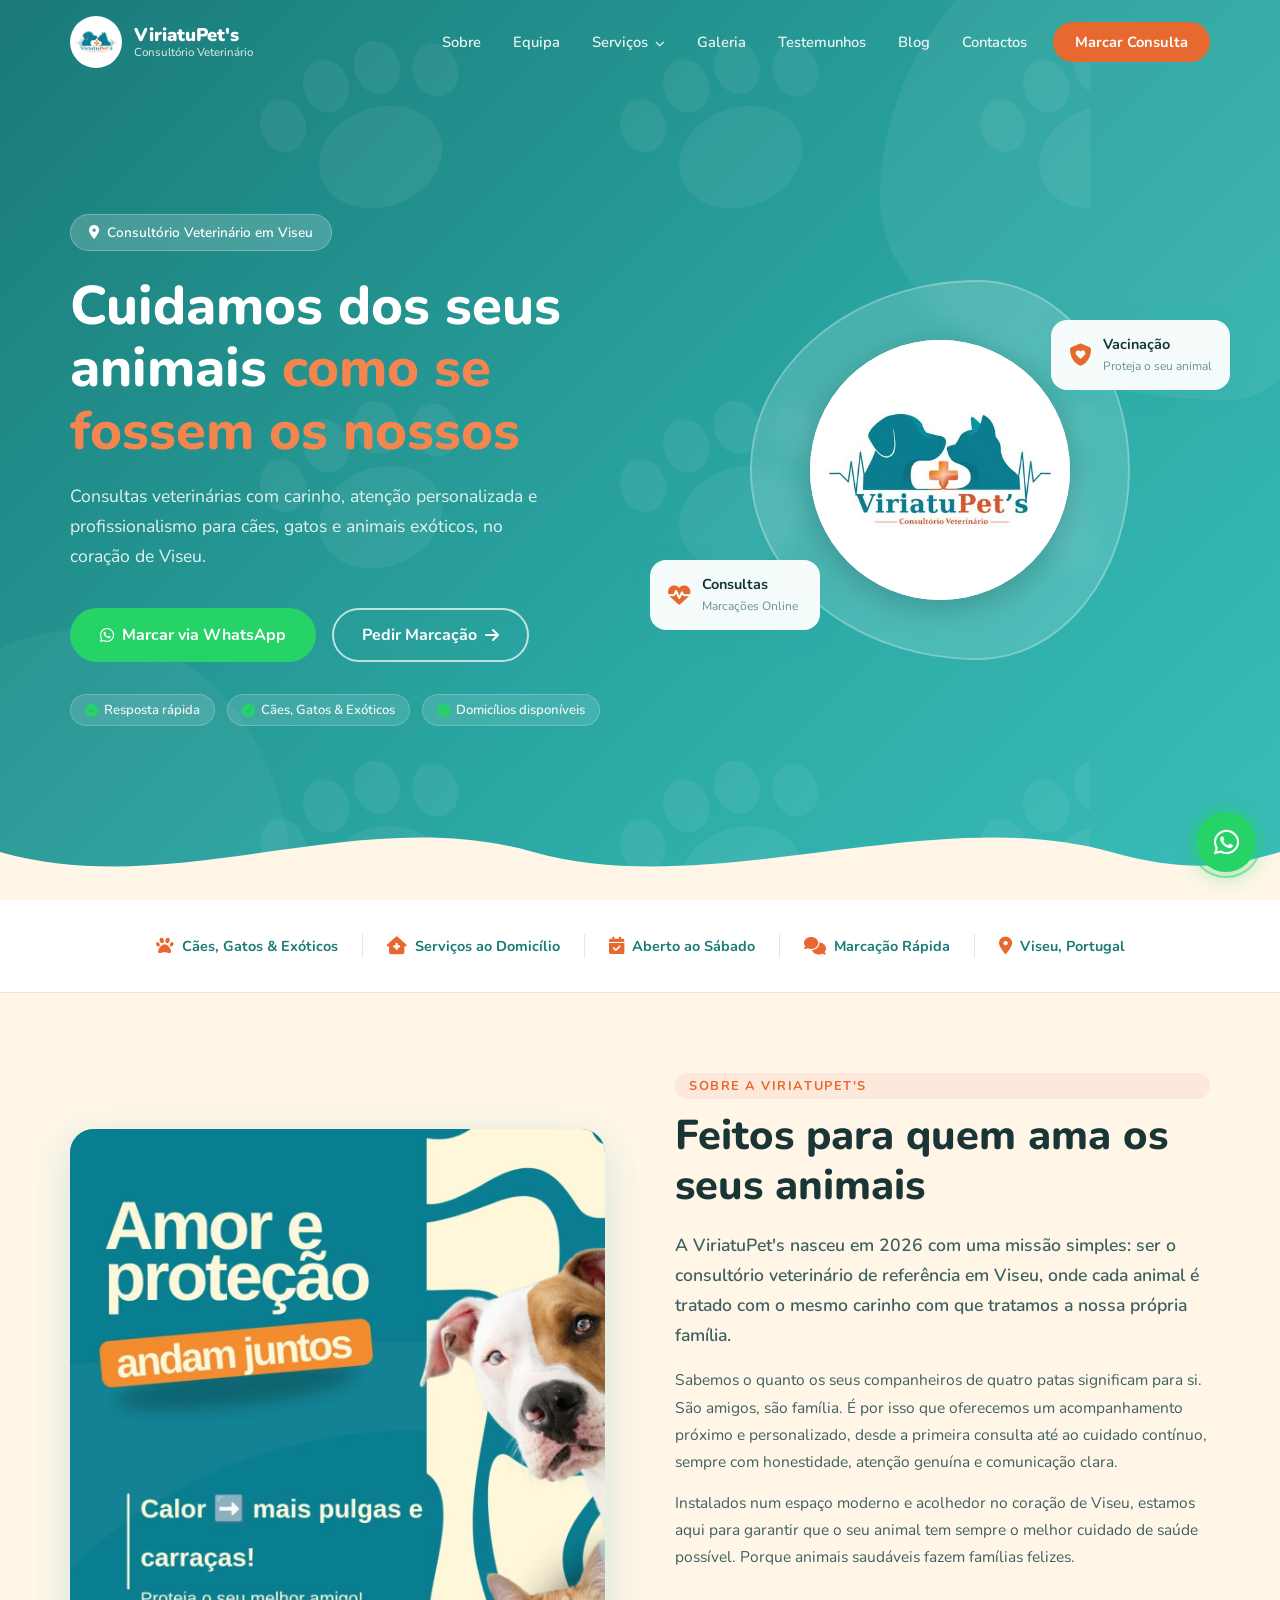
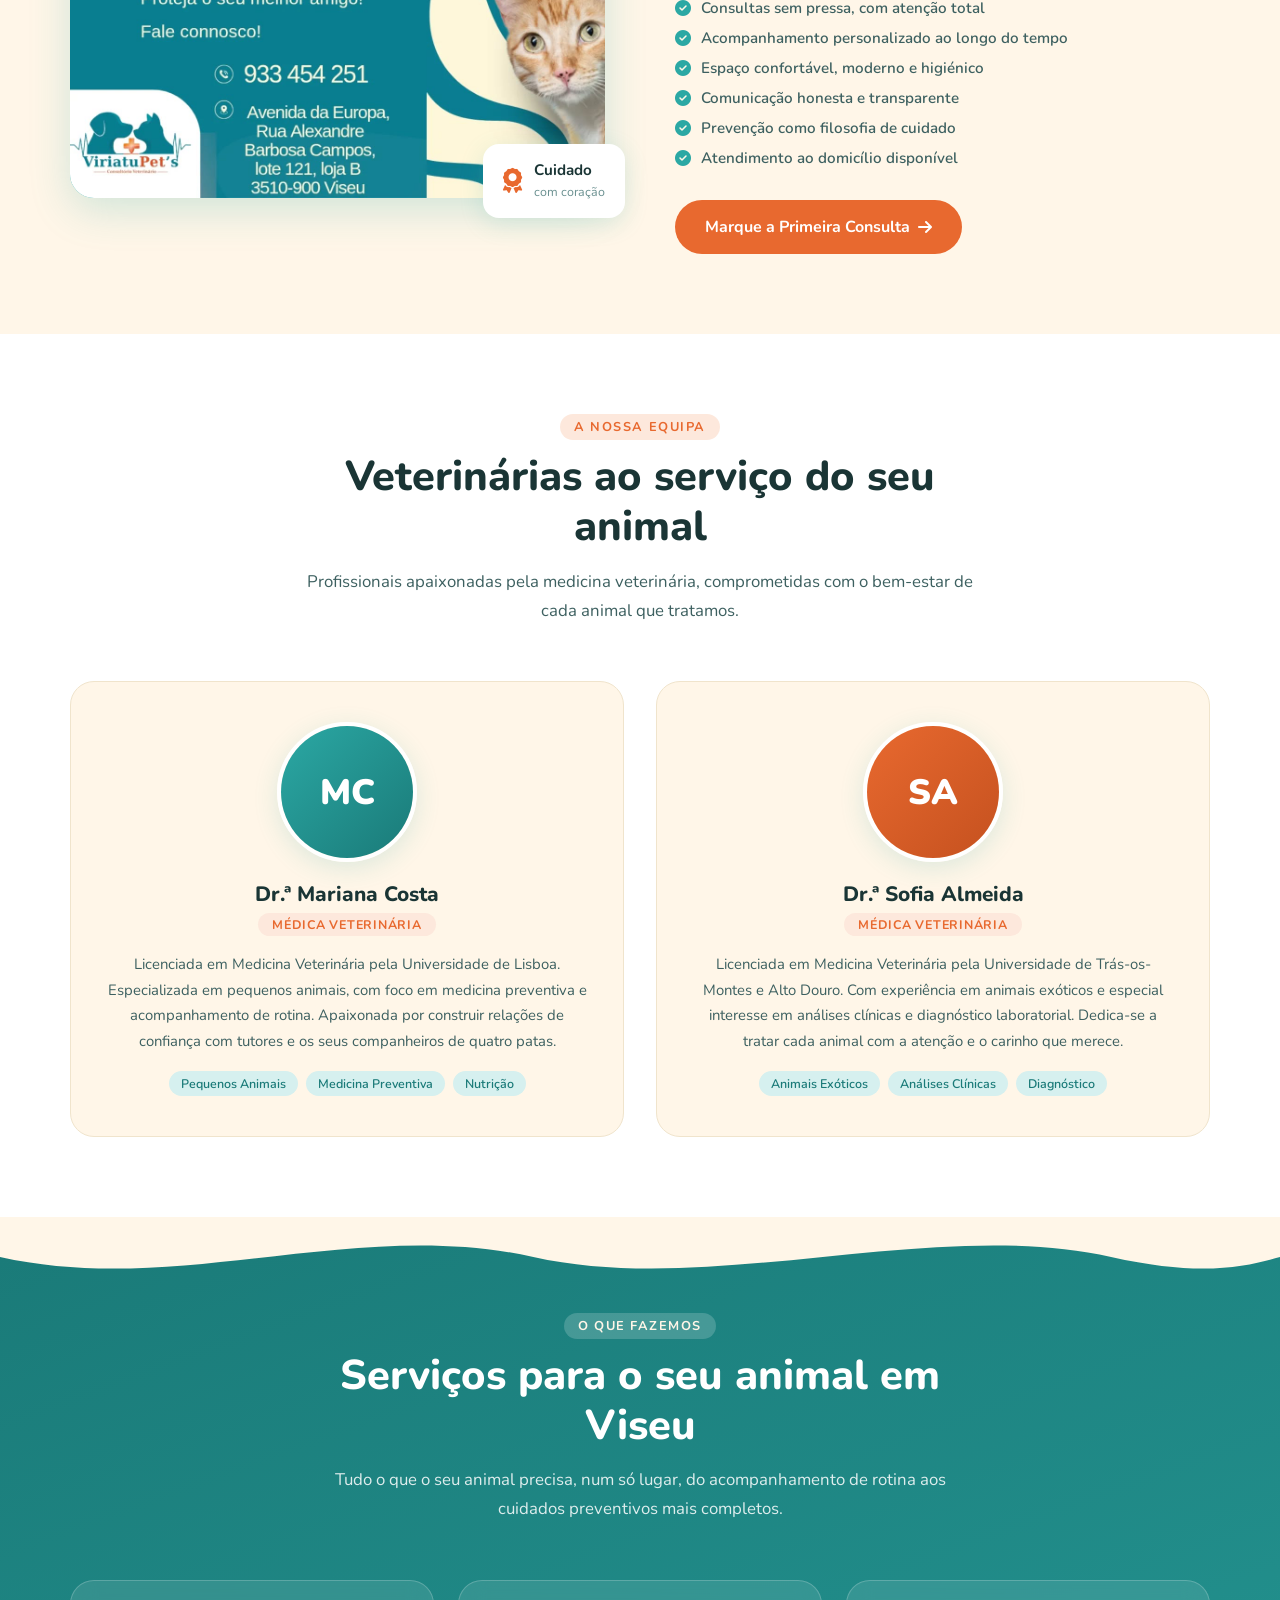
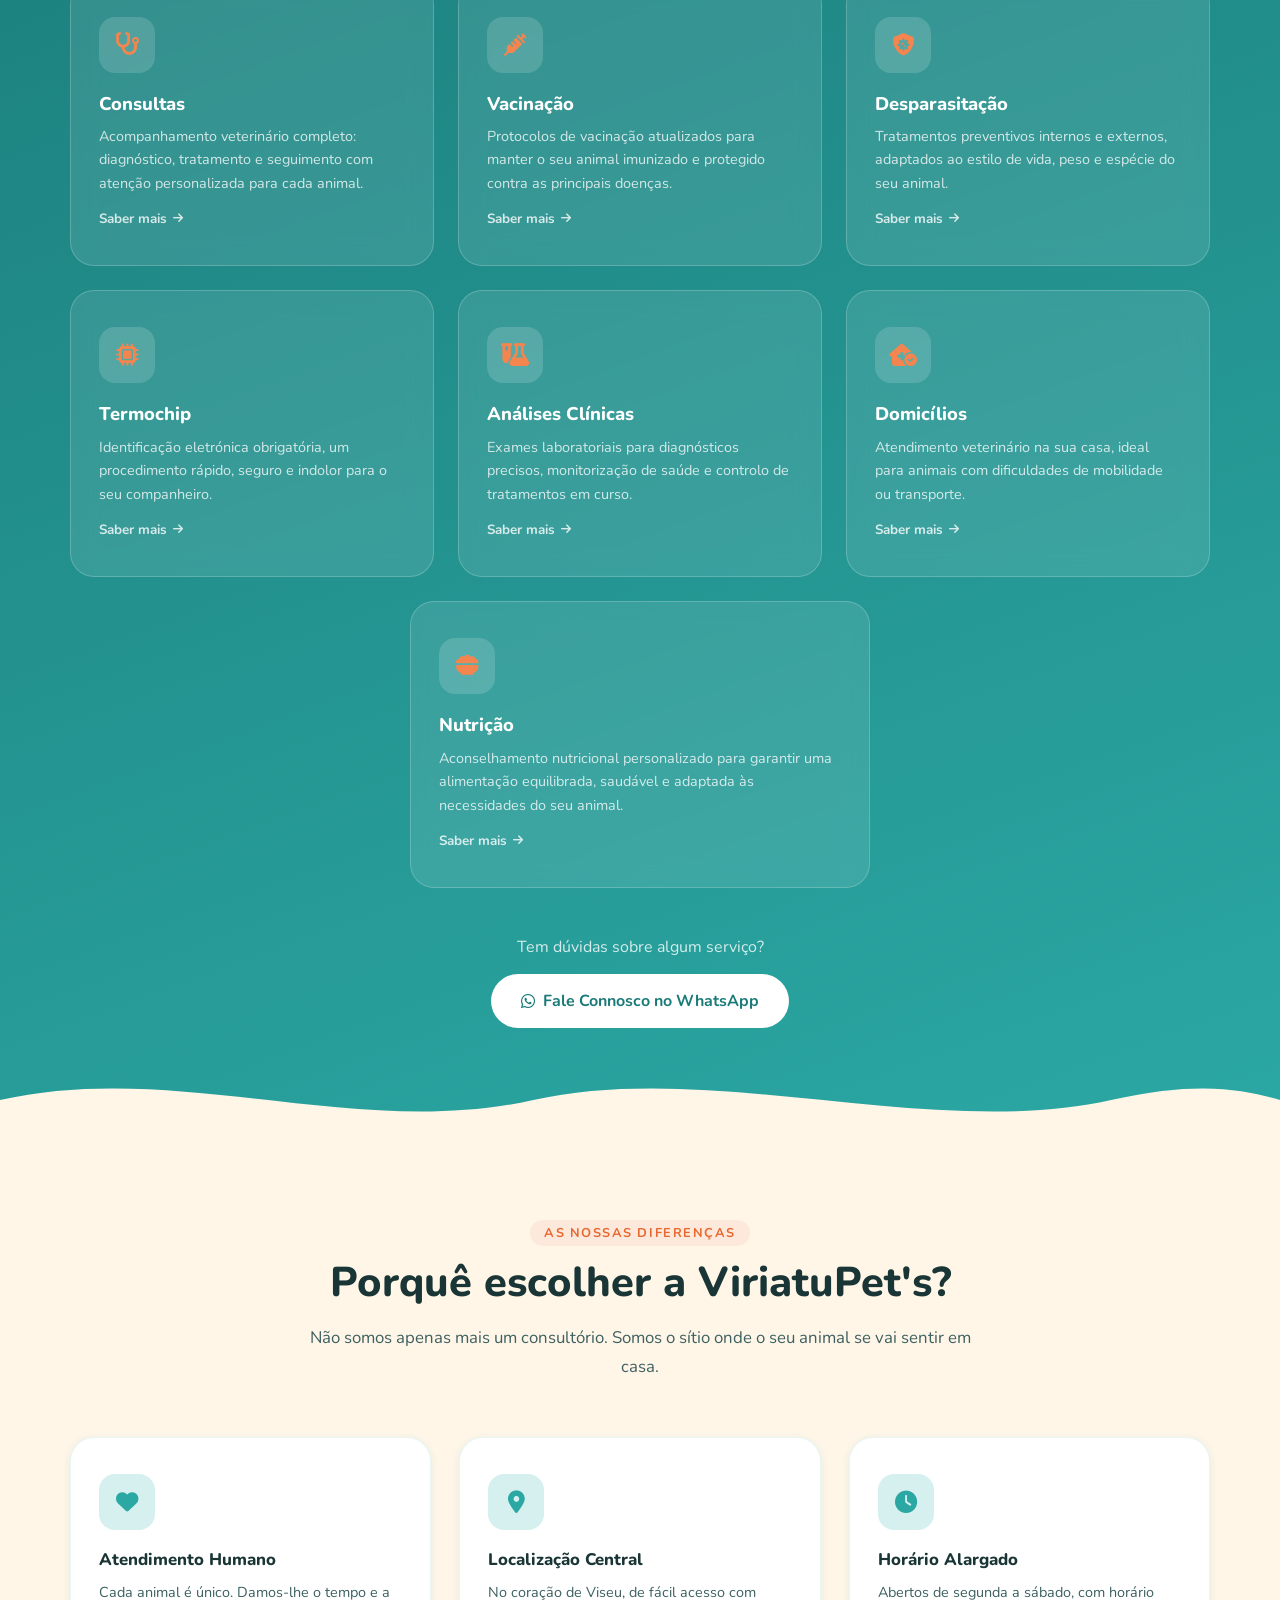
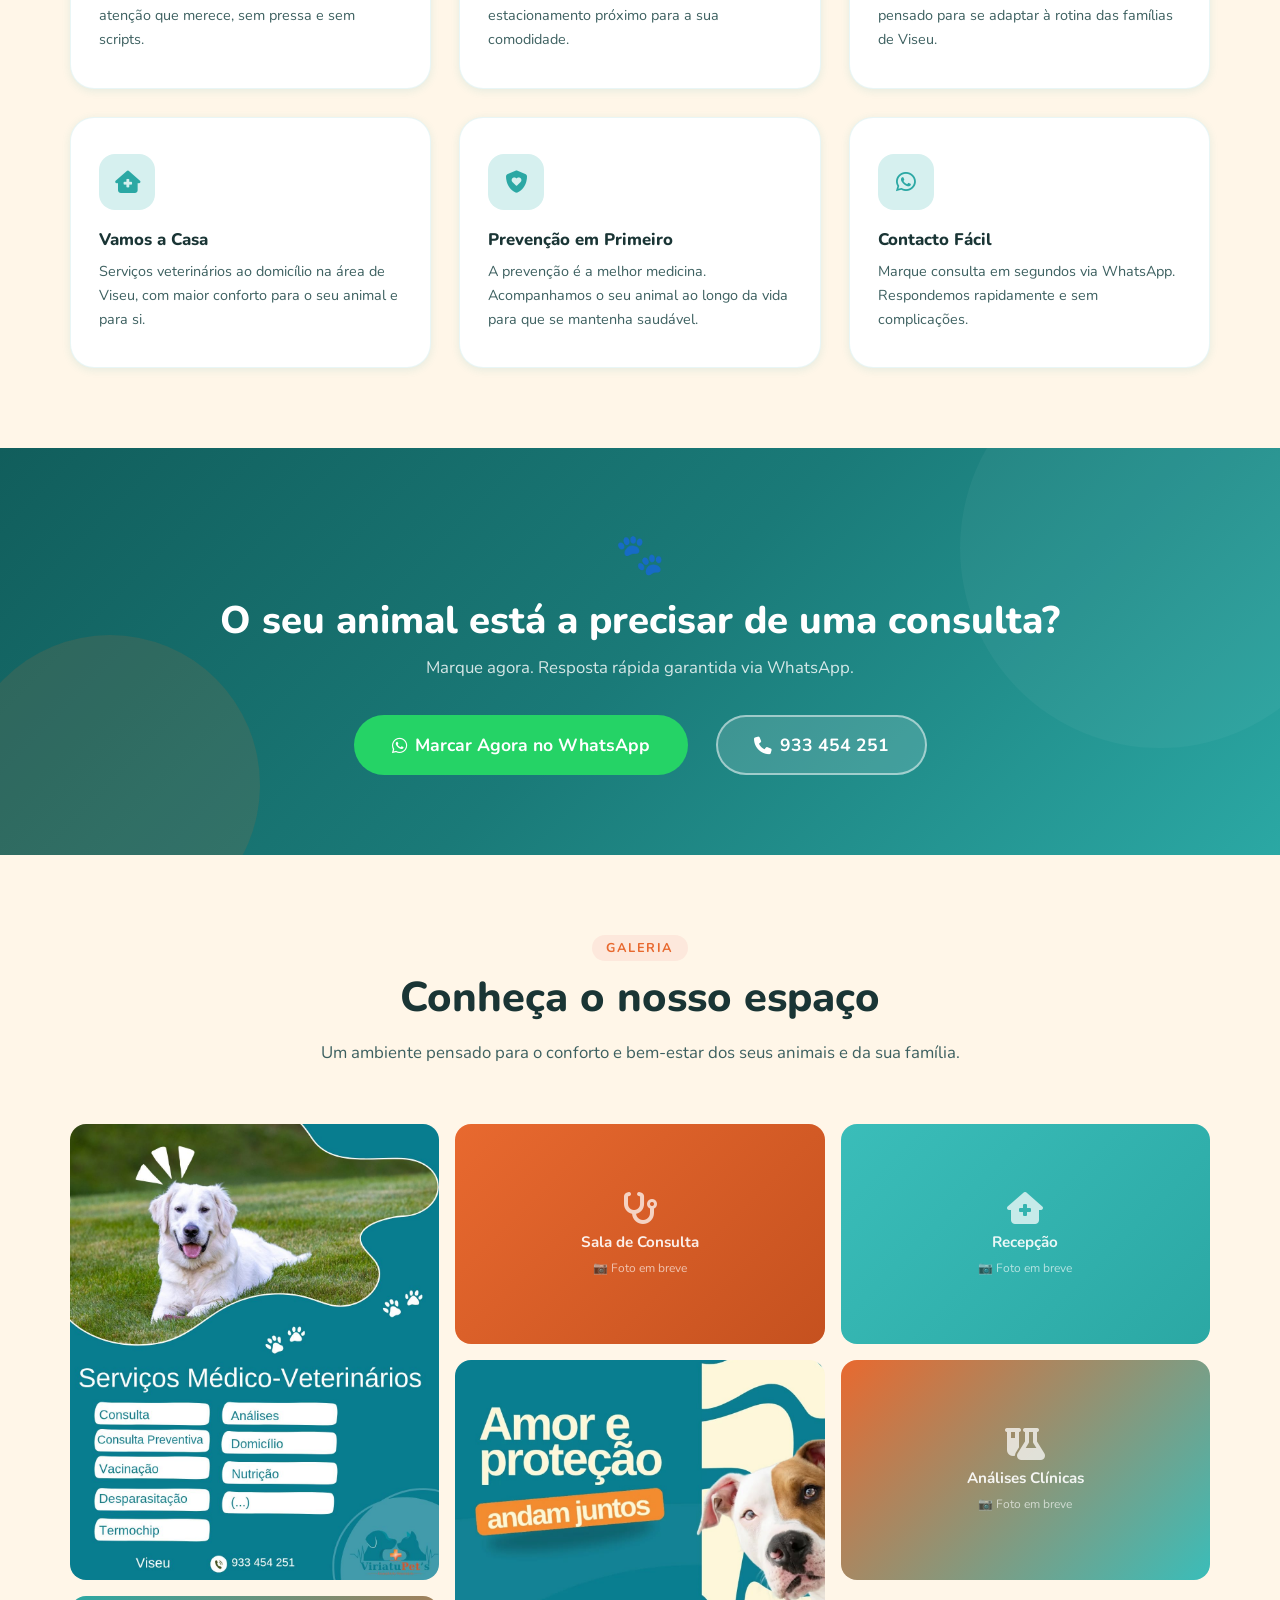
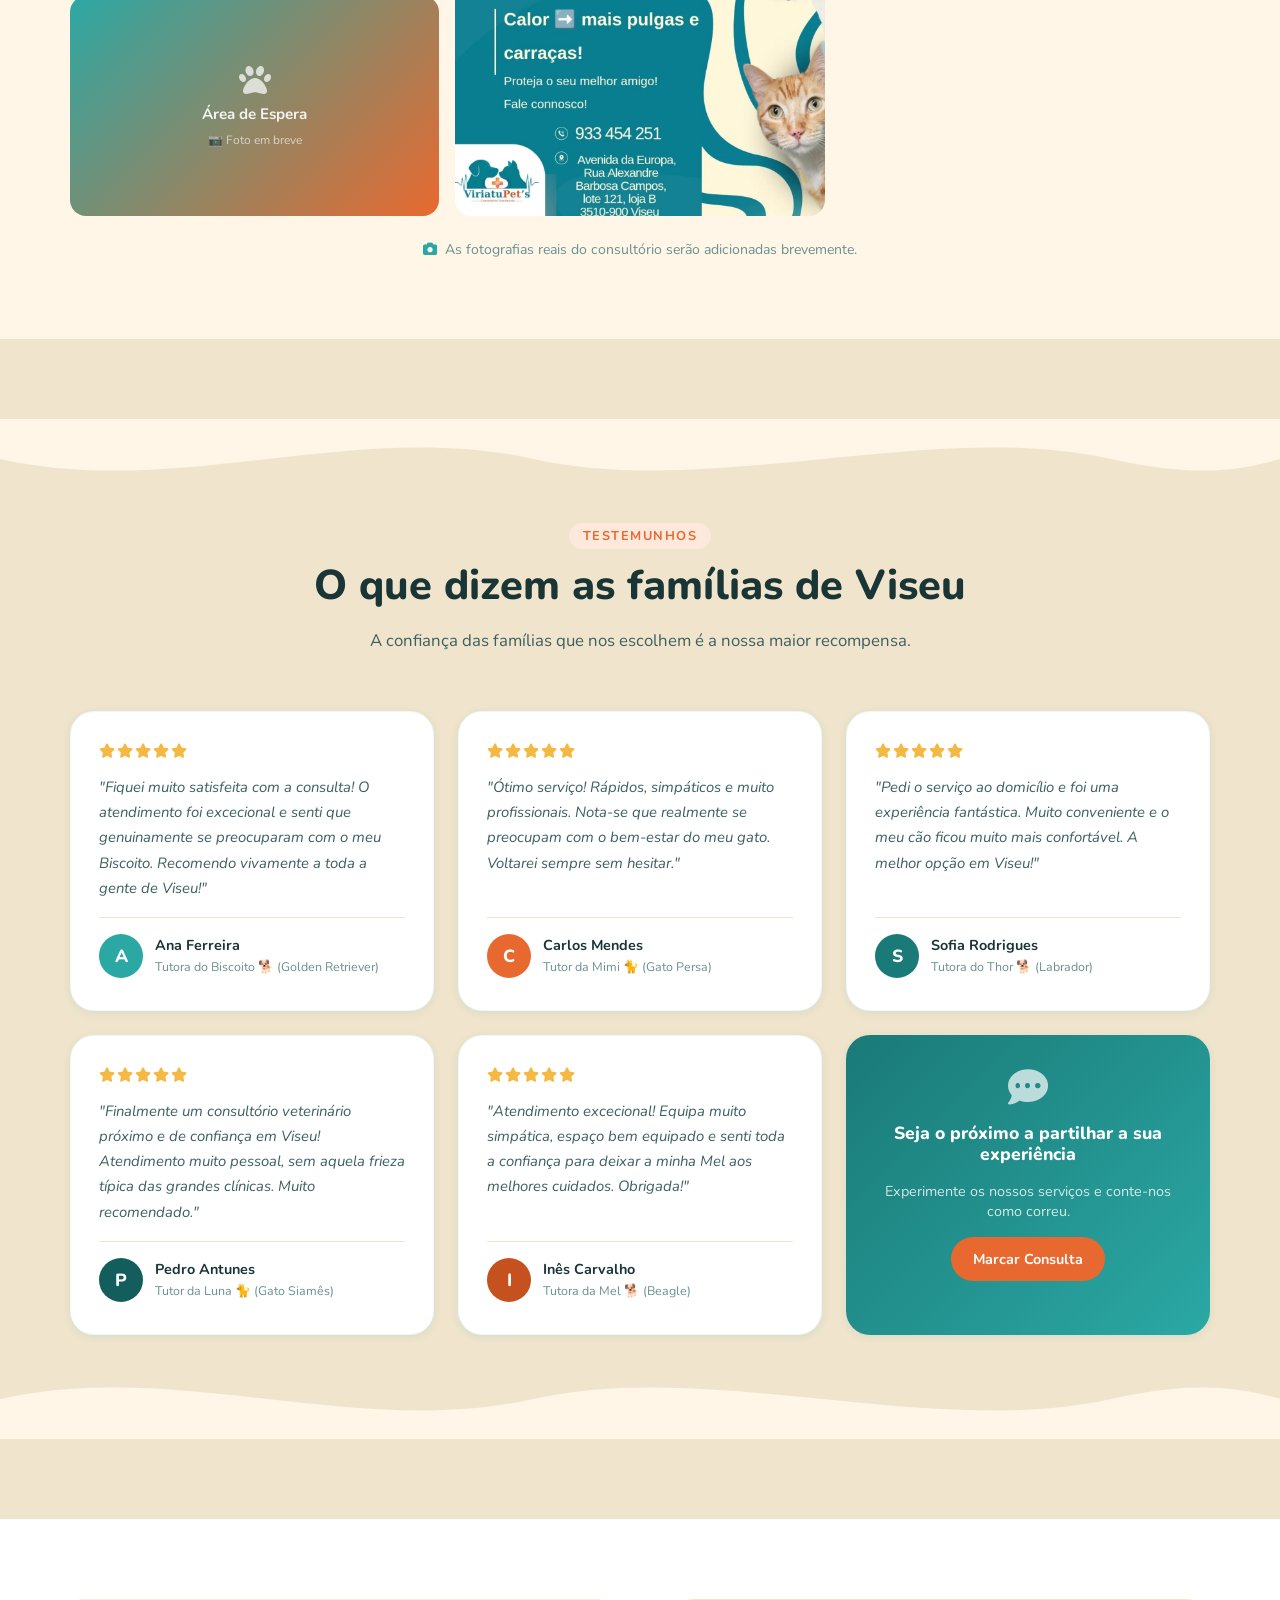
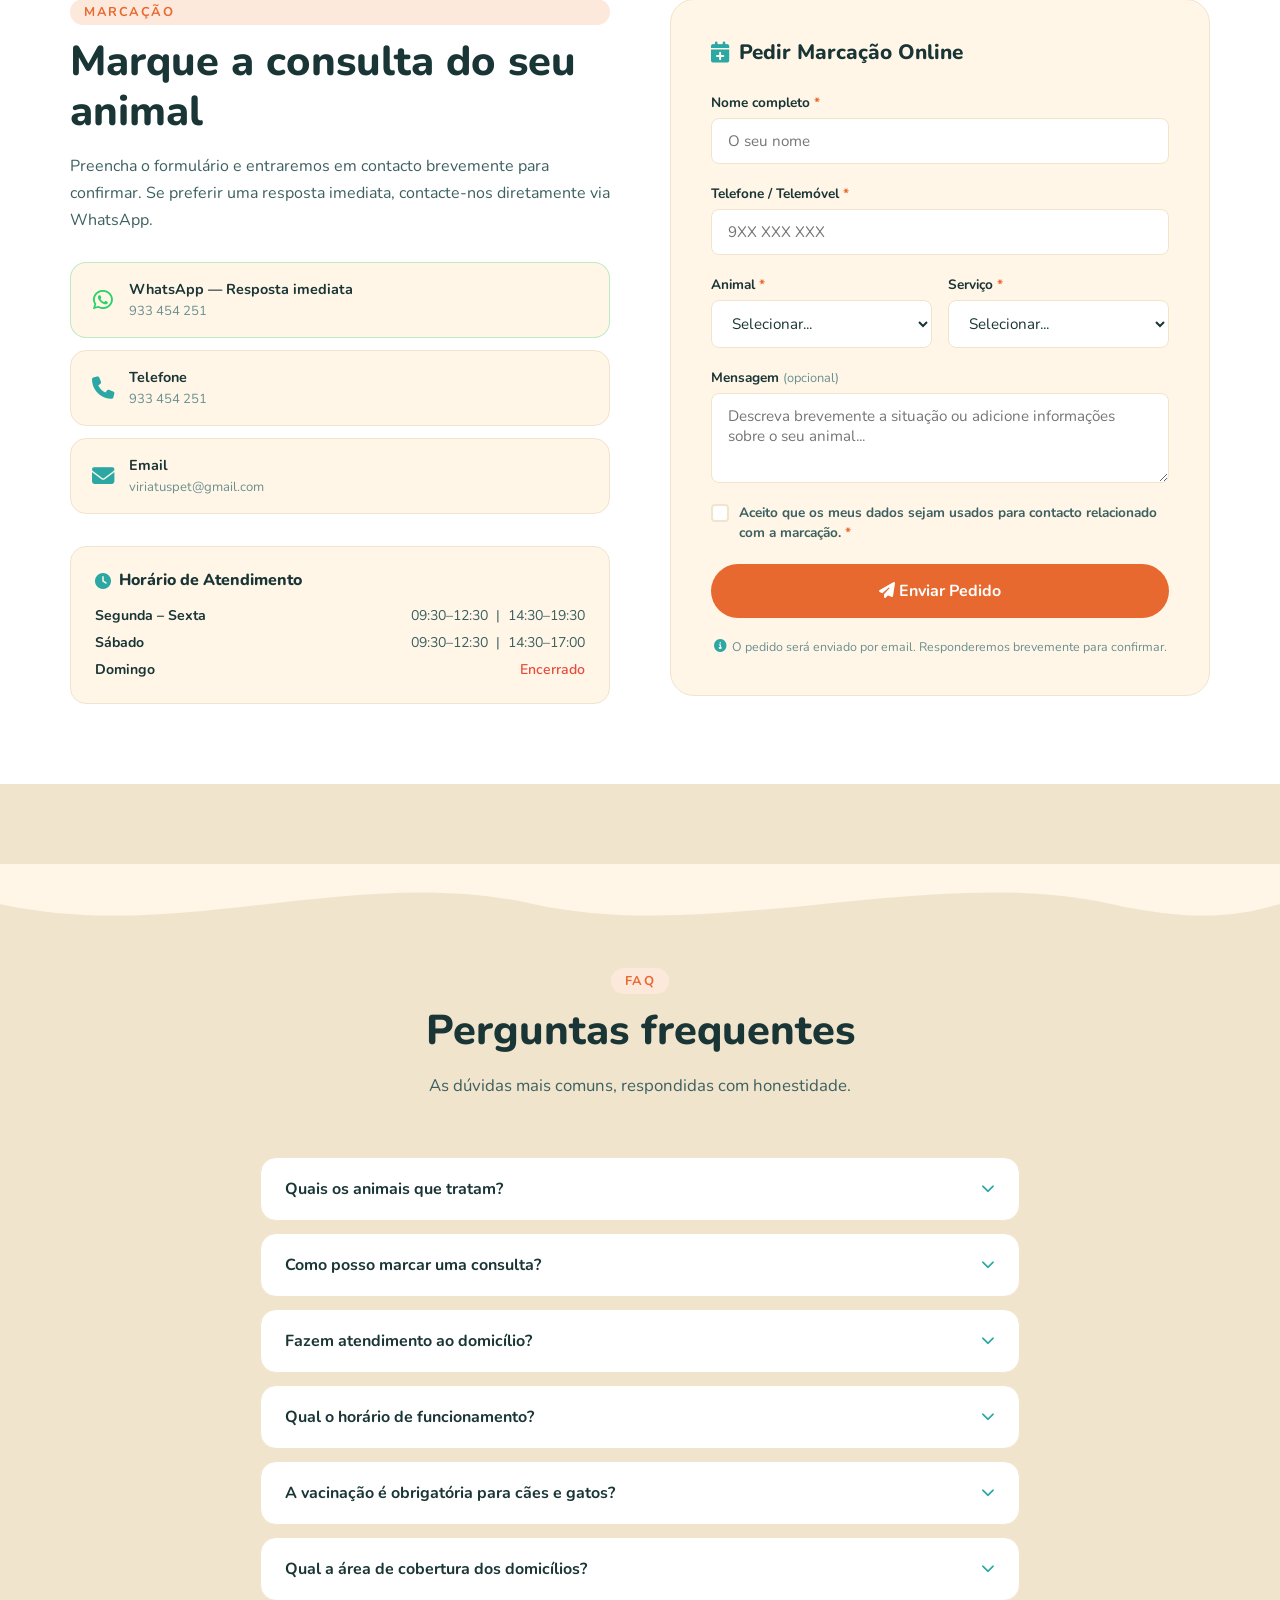
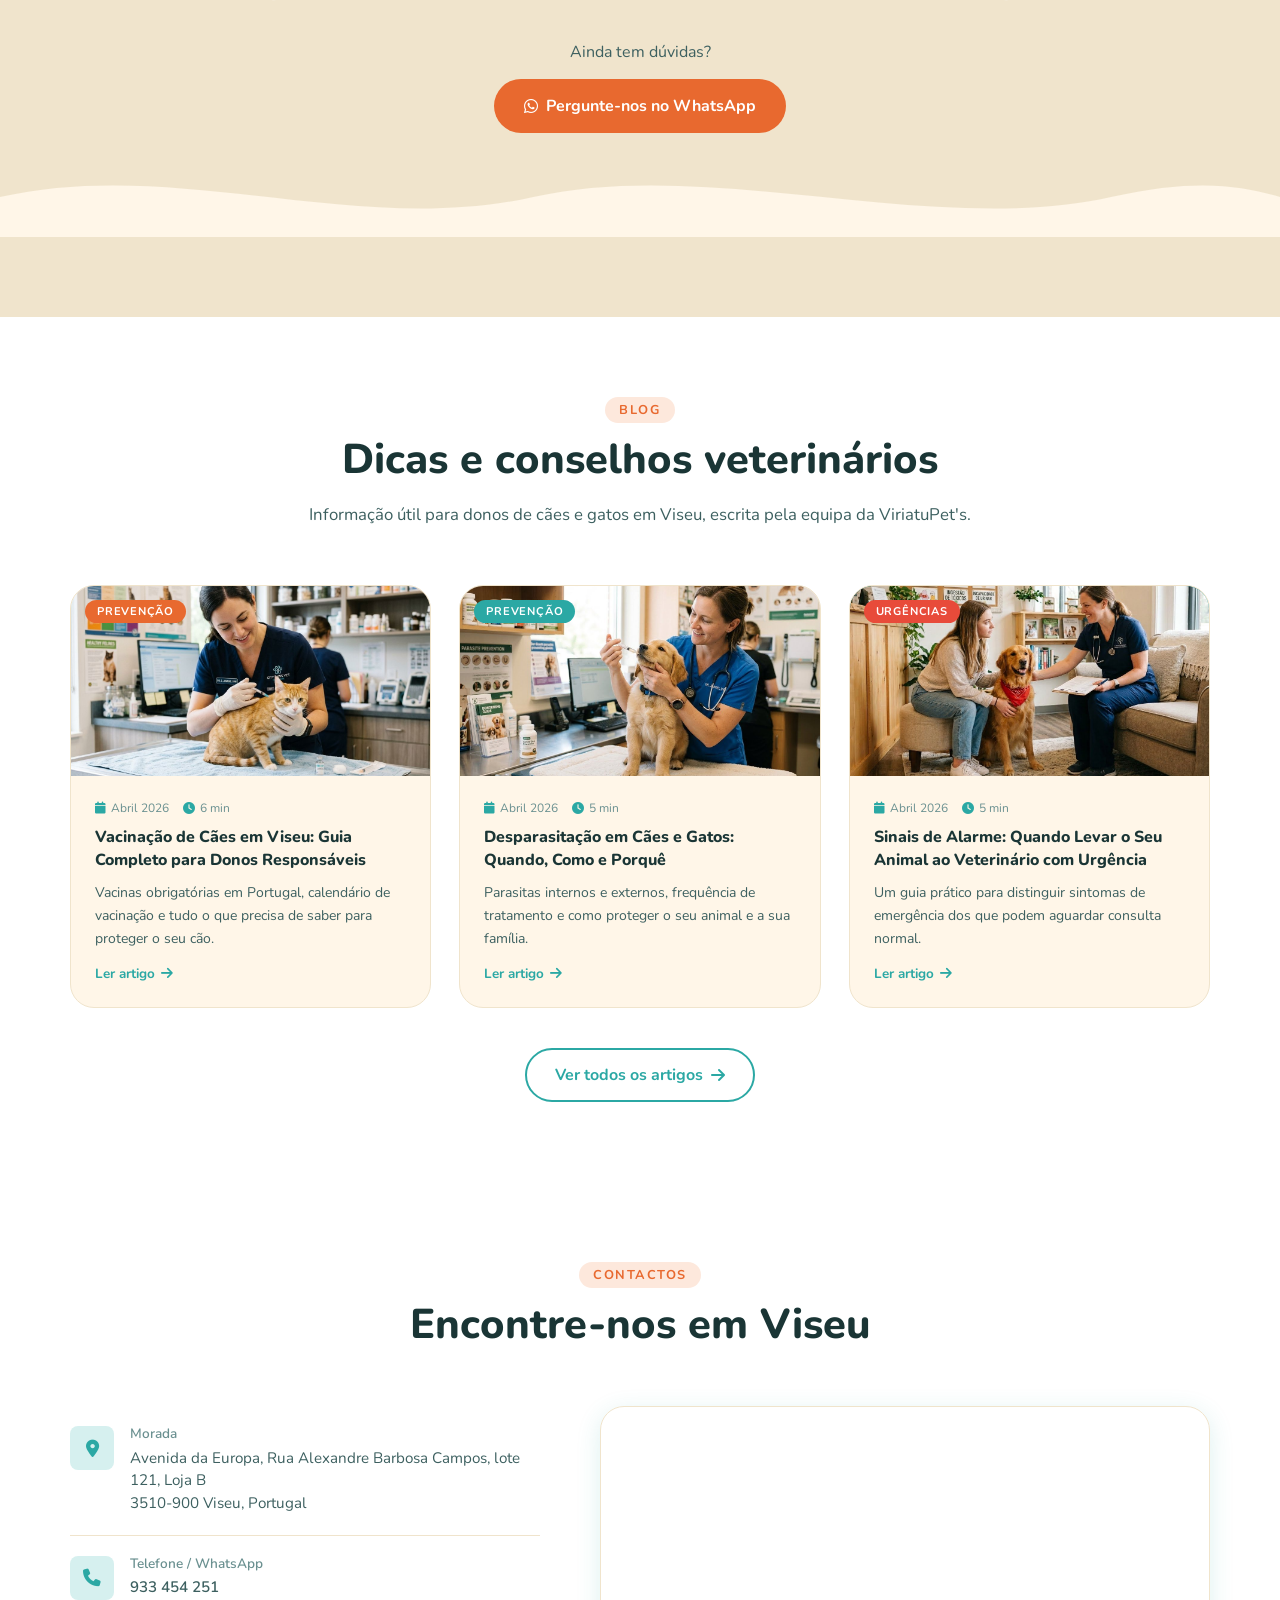
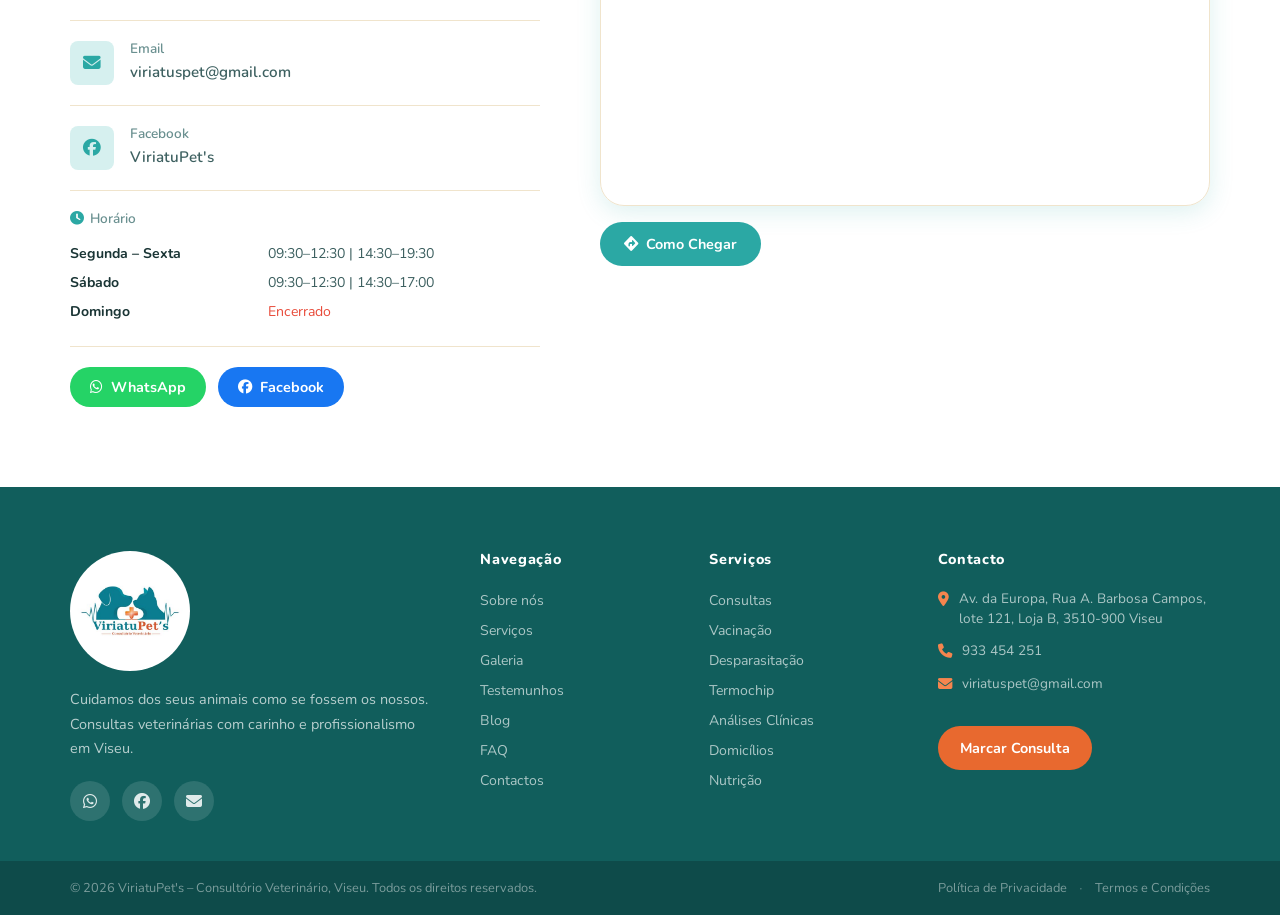
<file: index.html>
<!DOCTYPE html>
<html lang="pt-PT">
<head>
    <meta charset="UTF-8">
    <meta name="viewport" content="width=device-width, initial-scale=1.0">
    <meta name="description" content="ViriatuPet's – Consultório Veterinário em Viseu. Consultas, vacinação, desparasitação e cuidados veterinários para cães, gatos e animais exóticos. Marque a sua consulta hoje!">
    <meta name="keywords" content="veterinário Viseu, consultório veterinário Viseu, consultas veterinárias Viseu, vacinação cães Viseu, vacinação gatos Viseu, desparasitação Viseu, animais exóticos Viseu, ViriatuPets, médico veterinário Viseu">
    <meta name="robots" content="index, follow">
    <meta name="geo.region" content="PT-18">
    <meta name="geo.placename" content="Viseu">
    <meta property="og:type" content="website">
    <meta property="og:locale" content="pt_PT">
    <meta property="og:url" content="https://viriatus-pet.vercel.app/">
    <meta property="og:title" content="ViriatuPet's | Consultório Veterinário em Viseu">
    <meta property="og:description" content="Cuidamos dos seus animais como se fossem os nossos. Consultas, vacinação, desparasitação e mais, em Viseu.">
    <meta property="og:image" content="https://viriatus-pet.vercel.app/images/Logo.jpg">
    <meta property="og:image:width" content="600">
    <meta property="og:image:height" content="600">
    <meta property="og:image:alt" content="ViriatuPet's – Consultório Veterinário em Viseu">

    <title>ViriatuPet's | Consultório Veterinário em Viseu</title>

    <link rel="preconnect" href="https://fonts.googleapis.com">
    <link rel="preconnect" href="https://fonts.gstatic.com" crossorigin>
    <link href="https://fonts.googleapis.com/css2?family=Nunito:wght@400;500;600;700;800;900&family=Nunito+Sans:wght@400;500;600&display=swap" rel="stylesheet">
    <link rel="stylesheet" href="https://cdnjs.cloudflare.com/ajax/libs/font-awesome/6.5.1/css/all.min.css">
    <link rel="stylesheet" href="css/style.css">
    <link rel="stylesheet" href="css/blog.css">

    <script type="application/ld+json">
    {
        "@context": "https://schema.org",
        "@type": "FAQPage",
        "mainEntity": [
            {"@type":"Question","name":"Quais os animais que tratam?","acceptedAnswer":{"@type":"Answer","text":"Tratamos cães, gatos e animais exóticos de todas as raças e idades, desde filhotes até animais sénior. Cada animal recebe cuidados adaptados à sua espécie, raça e necessidades específicas."}},
            {"@type":"Question","name":"Como posso marcar uma consulta?","acceptedAnswer":{"@type":"Answer","text":"Pode marcar via WhatsApp (933 454 251), formulário online no nosso site, telefone (933 454 251) ou email (viriatuspet@gmail.com)."}},
            {"@type":"Question","name":"Fazem atendimento ao domicílio?","acceptedAnswer":{"@type":"Answer","text":"Sim! Disponibilizamos serviços veterinários ao domicílio na área de Viseu e concelhos limítrofes. Contacte-nos para verificar disponibilidade."}},
            {"@type":"Question","name":"Qual o horário de funcionamento?","acceptedAnswer":{"@type":"Answer","text":"Segunda a Sexta: 09:30–12:30 e 14:30–19:30. Sábado: 09:30–12:30 e 14:30–17:00. Domingo: Encerrado."}},
            {"@type":"Question","name":"A vacinação é obrigatória para cães e gatos?","acceptedAnswer":{"@type":"Answer","text":"Alguns protocolos são obrigatórios por lei, como a antirrábica para cães. Outros são altamente recomendados. Consulte-nos para o protocolo ideal para o seu animal."}},
            {"@type":"Question","name":"Qual a área de cobertura dos domicílios?","acceptedAnswer":{"@type":"Answer","text":"Prestamos serviços de domicílio principalmente na área de Viseu e concelhos limítrofes. Contacte-nos para confirmar disponibilidade na sua localidade."}}
        ]
    }
    </script>

    <script type="application/ld+json">
    {
        "@context": "https://schema.org",
        "@type": "VeterinaryCare",
        "name": "ViriatuPet's – Consultório Veterinário",
        "description": "Consultório veterinário em Viseu. Consultas, vacinação, desparasitação para cães, gatos e animais exóticos.",
        "address": {
            "@type": "PostalAddress",
            "streetAddress": "Avenida da Europa, Rua Alexandre Barbosa Campos, lote 121, Loja B",
            "postalCode": "3510-900",
            "addressLocality": "Viseu",
            "addressCountry": "PT"
        },
        "telephone": "+351933454251",
        "email": "viriatuspet@gmail.com",
        "openingHoursSpecification": [
            {"@type":"OpeningHoursSpecification","dayOfWeek":["Monday","Tuesday","Wednesday","Thursday","Friday"],"opens":"09:30","closes":"12:30"},
            {"@type":"OpeningHoursSpecification","dayOfWeek":["Monday","Tuesday","Wednesday","Thursday","Friday"],"opens":"14:30","closes":"19:30"},
            {"@type":"OpeningHoursSpecification","dayOfWeek":"Saturday","opens":"09:30","closes":"12:30"},
            {"@type":"OpeningHoursSpecification","dayOfWeek":"Saturday","opens":"14:30","closes":"17:00"}
        ],
        "sameAs":["https://www.facebook.com/profile.php?id=61583484770981"]
    }
    </script>
</head>
<body>

<!-- ========== NAVBAR ========== -->
<nav class="navbar" id="navbar">
    <div class="container nav-container">
        <a href="#hero" class="nav-brand">
            <div class="nav-logo-img">
                <img src="images/Logo.jpg" alt="ViriatuPet's Logo">
            </div>
            <div class="nav-brand-text">
                <span class="nav-name">ViriatuPet's</span>
                <span class="nav-sub">Consultório Veterinário</span>
            </div>
        </a>

        <ul class="nav-menu" id="navMenu">
            <li><a href="#sobre" class="nav-link">Sobre</a></li>
            <li><a href="#equipa" class="nav-link">Equipa</a></li>
            <li class="nav-item-dropdown">
                <a href="#servicos" class="nav-link">Serviços <i class="fas fa-chevron-down nav-caret"></i></a>
                <ul class="nav-dropdown">
                    <li><a href="./servicos/consultas/index.html"><i class="fas fa-stethoscope"></i> Consultas</a></li>
                    <li><a href="./servicos/vacinacao/index.html"><i class="fas fa-syringe"></i> Vacinação</a></li>
                    <li><a href="./servicos/desparasitacao/index.html"><i class="fas fa-shield-virus"></i> Desparasitação</a></li>
                    <li><a href="./servicos/microchip/index.html"><i class="fas fa-microchip"></i> Microchip</a></li>
                    <li><a href="./servicos/analises-clinicas/index.html"><i class="fas fa-flask"></i> Análises Clínicas</a></li>
                    <li><a href="./servicos/visitas-domicilio/index.html"><i class="fas fa-house-medical"></i> Visitas Domicílio</a></li>
                    <li><a href="./servicos/nutricao/index.html"><i class="fas fa-bowl-food"></i> Nutrição</a></li>
                </ul>
            </li>
            <li><a href="#galeria" class="nav-link">Galeria</a></li>
            <li><a href="#testemunhos" class="nav-link">Testemunhos</a></li>
            <li><a href="blog.html" class="nav-link">Blog</a></li>
            <li><a href="#contactos" class="nav-link">Contactos</a></li>
            <li><a href="#marcacao" class="nav-cta-btn">Marcar Consulta</a></li>
        </ul>

        <button class="hamburger" id="hamburger" aria-label="Abrir menu" aria-expanded="false">
            <span></span><span></span><span></span>
        </button>
    </div>
</nav>

<!-- ========== HERO ========== -->
<section class="hero" id="hero">
    <div class="hero-bg-paws" aria-hidden="true">
        <svg class="paw-pattern" viewBox="0 0 200 200" xmlns="http://www.w3.org/2000/svg">
            <defs>
                <pattern id="pawPattern" patternUnits="userSpaceOnUse" width="80" height="80">
                    <g fill="rgba(255,255,255,0.06)" transform="rotate(-20, 40, 40)">
                        <ellipse cx="26" cy="22" rx="5" ry="6"/>
                        <ellipse cx="38" cy="17" rx="5" ry="6"/>
                        <ellipse cx="50" cy="17" rx="5" ry="6"/>
                        <ellipse cx="62" cy="22" rx="5" ry="6"/>
                        <ellipse cx="44" cy="36" rx="14" ry="11"/>
                    </g>
                </pattern>
            </defs>
            <rect width="100%" height="100%" fill="url(#pawPattern)"/>
        </svg>
    </div>

    <div class="hero-blob-1" aria-hidden="true"></div>
    <div class="hero-blob-2" aria-hidden="true"></div>

    <div class="container hero-container">
        <div class="hero-content" data-aos="fade-up">
            <div class="hero-badge">
                <i class="fas fa-map-marker-alt"></i>
                <span>Consultório Veterinário em Viseu</span>
            </div>

            <h1 class="hero-title">
                Cuidamos dos seus animais
                <span class="hero-highlight">como se fossem os nossos</span>
            </h1>

            <p class="hero-text">
                Consultas veterinárias com carinho, atenção personalizada e profissionalismo
                para cães, gatos e animais exóticos, no coração de Viseu.
            </p>

            <div class="hero-actions">
                <a href="https://wa.me/351933454251?text=Ol%C3%A1!%20Gostaria%20de%20marcar%20uma%20consulta%20na%20ViriatuPet%27s."
                   class="btn btn-whatsapp" target="_blank" rel="noopener noreferrer">
                    <i class="fab fa-whatsapp"></i>
                    <span>Marcar via WhatsApp</span>
                </a>
                <a href="#marcacao" class="btn btn-outline-white">
                    <span>Pedir Marcação</span>
                    <i class="fas fa-arrow-right"></i>
                </a>
            </div>

            <div class="hero-trust">
                <div class="trust-pill"><i class="fas fa-check-circle"></i> Resposta rápida</div>
                <div class="trust-pill"><i class="fas fa-check-circle"></i> Cães, Gatos &amp; Exóticos</div>
                <div class="trust-pill"><i class="fas fa-check-circle"></i> Domicílios disponíveis</div>
            </div>
        </div>

        <div class="hero-visual" data-aos="fade-left">
            <div class="hero-visual-blob">
                <div class="hero-logo-display">
                    <img src="images/Logo.jpg" alt="ViriatuPet's – Consultório Veterinário" class="hero-logo-img">
                </div>
            </div>

            <div class="hero-float-card hfc-1">
                <i class="fas fa-heart-pulse"></i>
                <div>
                    <strong>Consultas</strong>
                    <span>Marcações Online</span>
                </div>
            </div>

            <div class="hero-float-card hfc-2">
                <i class="fas fa-shield-heart"></i>
                <div>
                    <strong>Vacinação</strong>
                    <span>Proteja o seu animal</span>
                </div>
            </div>
        </div>
    </div>

    <div class="hero-wave" aria-hidden="true">
        <svg viewBox="0 0 1440 100" preserveAspectRatio="none">
            <path d="M0,50 C200,100 400,0 600,50 C800,100 1050,0 1250,50 C1350,75 1400,60 1440,50 L1440,100 L0,100 Z" fill="#FFF6E8"/>
        </svg>
    </div>
</section>

<!-- ========== TRUST BAR ========== -->
<section class="trust-bar" aria-label="Destaques">
    <div class="container">
        <div class="trust-items">
            <div class="trust-item">
                <i class="fas fa-paw"></i>
                <span>Cães, Gatos &amp; Exóticos</span>
            </div>
            <div class="trust-sep" aria-hidden="true"></div>
            <div class="trust-item">
                <i class="fas fa-house-medical"></i>
                <span>Serviços ao Domicílio</span>
            </div>
            <div class="trust-sep" aria-hidden="true"></div>
            <div class="trust-item">
                <i class="fas fa-calendar-check"></i>
                <span>Aberto ao Sábado</span>
            </div>
            <div class="trust-sep" aria-hidden="true"></div>
            <div class="trust-item">
                <i class="fas fa-comments"></i>
                <span>Marcação Rápida</span>
            </div>
            <div class="trust-sep" aria-hidden="true"></div>
            <div class="trust-item">
                <i class="fas fa-location-dot"></i>
                <span>Viseu, Portugal</span>
            </div>
        </div>
    </div>
</section>

<!-- ========== ABOUT ========== -->
<section class="about section" id="sobre">
    <div class="container">
        <div class="about-grid">
            <div class="about-visual" data-aos="fade-right">
                <div class="about-img-wrapper">
                    <!-- Substitua por foto real do consultório -->
                    <div class="about-img-placeholder">
                        <img src="651079358_17864163204603332_3086723580580206994_n.jpg"
                             alt="ViriatuPet's – Cuidados veterinários em Viseu"
                             class="about-brand-img">
                    </div>
                    <div class="about-badge">
                        <i class="fas fa-award"></i>
                        <div>
                            <strong>Cuidado</strong>
                            <span>com coração</span>
                        </div>
                    </div>
                </div>
            </div>

            <div class="about-content" data-aos="fade-left">
                <div class="section-label">Sobre a ViriatuPet's</div>
                <h2 class="section-title">Feitos para quem ama os seus animais</h2>
                <p class="about-lead">
                    A ViriatuPet's nasceu em 2026 com uma missão simples: ser o consultório veterinário de referência
                    em Viseu, onde cada animal é tratado com o mesmo carinho com que tratamos a nossa própria família.
                </p>
                <p class="about-body">
                    Sabemos o quanto os seus companheiros de quatro patas significam para si. São amigos, são família.
                    É por isso que oferecemos um acompanhamento próximo e personalizado, desde a primeira consulta até
                    ao cuidado contínuo, sempre com honestidade, atenção genuína e comunicação clara.
                </p>
                <p class="about-body">
                    Instalados num espaço moderno e acolhedor no coração de Viseu, estamos aqui para garantir
                    que o seu animal tem sempre o melhor cuidado de saúde possível.
                    Porque animais saudáveis fazem famílias felizes.
                </p>

                <ul class="about-features">
                    <li><i class="fas fa-check-circle"></i> Consultas sem pressa, com atenção total</li>
                    <li><i class="fas fa-check-circle"></i> Acompanhamento personalizado ao longo do tempo</li>
                    <li><i class="fas fa-check-circle"></i> Espaço confortável, moderno e higiénico</li>
                    <li><i class="fas fa-check-circle"></i> Comunicação honesta e transparente</li>
                    <li><i class="fas fa-check-circle"></i> Prevenção como filosofia de cuidado</li>
                    <li><i class="fas fa-check-circle"></i> Atendimento ao domicílio disponível</li>
                </ul>

                <a href="#marcacao" class="btn btn-primary">
                    Marque a Primeira Consulta
                    <i class="fas fa-arrow-right"></i>
                </a>
            </div>
        </div>
    </div>
</section>

<!-- ========== TEAM ========== -->
<section class="team section" id="equipa">
    <div class="container">
        <div class="section-header" data-aos="fade-up">
            <div class="section-label">A Nossa Equipa</div>
            <h2 class="section-title">Veterinárias ao serviço do seu animal</h2>
            <p class="section-subtitle">Profissionais apaixonadas pela medicina veterinária, comprometidas com o bem-estar de cada animal que tratamos.</p>
        </div>

        <div class="team-grid">
            <div class="team-card" data-aos="fade-up" data-aos-delay="50">
                <div class="team-photo">
                    <div class="team-photo-placeholder" style="background: linear-gradient(135deg, #2BA8A4, #1A7A78);">
                        <!-- Substituir por foto real: <img src="foto-mariana.jpg" alt="Dr.ª Mariana Costa"> -->
                        <span>MC</span>
                    </div>
                </div>
                <div class="team-info">
                    <h3>Dr.ª Mariana Costa</h3>
                    <span class="team-role">Médica Veterinária</span>
                    <p class="team-bio">Licenciada em Medicina Veterinária pela Universidade de Lisboa. Especializada em pequenos animais, com foco em medicina preventiva e acompanhamento de rotina. Apaixonada por construir relações de confiança com tutores e os seus companheiros de quatro patas.</p>
                    <div class="team-tags">
                        <span>Pequenos Animais</span>
                        <span>Medicina Preventiva</span>
                        <span>Nutrição</span>
                    </div>
                </div>
            </div>

            <div class="team-card" data-aos="fade-up" data-aos-delay="150">
                <div class="team-photo">
                    <div class="team-photo-placeholder" style="background: linear-gradient(135deg, #E8692F, #C5511F);">
                        <!-- Substituir por foto real: <img src="foto-sofia.jpg" alt="Dr.ª Sofia Almeida"> -->
                        <span>SA</span>
                    </div>
                </div>
                <div class="team-info">
                    <h3>Dr.ª Sofia Almeida</h3>
                    <span class="team-role">Médica Veterinária</span>
                    <p class="team-bio">Licenciada em Medicina Veterinária pela Universidade de Trás-os-Montes e Alto Douro. Com experiência em animais exóticos e especial interesse em análises clínicas e diagnóstico laboratorial. Dedica-se a tratar cada animal com a atenção e o carinho que merece.</p>
                    <div class="team-tags">
                        <span>Animais Exóticos</span>
                        <span>Análises Clínicas</span>
                        <span>Diagnóstico</span>
                    </div>
                </div>
            </div>
        </div>
    </div>
</section>

<!-- ========== SERVICES ========== -->
<section class="services section" id="servicos">
    <div class="services-wave-top" aria-hidden="true">
        <svg viewBox="0 0 1440 80" preserveAspectRatio="none">
            <path d="M0,40 C200,80 400,0 600,40 C800,80 1050,0 1250,40 C1350,60 1400,50 1440,40 L1440,0 L0,0 Z" fill="#FFF6E8"/>
        </svg>
    </div>

    <div class="container">
        <div class="section-header" data-aos="fade-up">
            <div class="section-label light">O Que Fazemos</div>
            <h2 class="section-title light">Serviços para o seu animal em Viseu</h2>
            <p class="section-subtitle light">
                Tudo o que o seu animal precisa, num só lugar, do acompanhamento de rotina
                aos cuidados preventivos mais completos.
            </p>
        </div>

        <div class="services-grid">
            <div class="service-card" data-aos="fade-up" data-aos-delay="50">
                <div class="service-icon">
                    <i class="fas fa-stethoscope"></i>
                </div>
                <h3>Consultas</h3>
                <p>Acompanhamento veterinário completo: diagnóstico, tratamento e seguimento com atenção personalizada para cada animal.</p>
                <a href="./servicos/consultas/index.html" class="service-card-link">Saber mais <i class="fas fa-arrow-right"></i></a>
            </div>

            <div class="service-card" data-aos="fade-up" data-aos-delay="100">
                <div class="service-icon">
                    <i class="fas fa-syringe"></i>
                </div>
                <h3>Vacinação</h3>
                <p>Protocolos de vacinação atualizados para manter o seu animal imunizado e protegido contra as principais doenças.</p>
                <a href="./servicos/vacinacao/index.html" class="service-card-link">Saber mais <i class="fas fa-arrow-right"></i></a>
            </div>

            <div class="service-card" data-aos="fade-up" data-aos-delay="150">
                <div class="service-icon">
                    <i class="fas fa-shield-virus"></i>
                </div>
                <h3>Desparasitação</h3>
                <p>Tratamentos preventivos internos e externos, adaptados ao estilo de vida, peso e espécie do seu animal.</p>
                <a href="./servicos/desparasitacao/index.html" class="service-card-link">Saber mais <i class="fas fa-arrow-right"></i></a>
            </div>

            <div class="service-card" data-aos="fade-up" data-aos-delay="50">
                <div class="service-icon">
                    <i class="fas fa-microchip"></i>
                </div>
                <h3>Termochip</h3>
                <p>Identificação eletrónica obrigatória, um procedimento rápido, seguro e indolor para o seu companheiro.</p>
                <a href="./servicos/microchip/index.html" class="service-card-link">Saber mais <i class="fas fa-arrow-right"></i></a>
            </div>

            <div class="service-card" data-aos="fade-up" data-aos-delay="100">
                <div class="service-icon">
                    <i class="fas fa-flask-vial"></i>
                </div>
                <h3>Análises Clínicas</h3>
                <p>Exames laboratoriais para diagnósticos precisos, monitorização de saúde e controlo de tratamentos em curso.</p>
                <a href="./servicos/analises-clinicas/index.html" class="service-card-link">Saber mais <i class="fas fa-arrow-right"></i></a>
            </div>

            <div class="service-card" data-aos="fade-up" data-aos-delay="150">
                <div class="service-icon">
                    <i class="fas fa-house-medical-circle-check"></i>
                </div>
                <h3>Domicílios</h3>
                <p>Atendimento veterinário na sua casa, ideal para animais com dificuldades de mobilidade ou transporte.</p>
                <a href="./servicos/visitas-domicilio/index.html" class="service-card-link">Saber mais <i class="fas fa-arrow-right"></i></a>
            </div>

            <div class="service-card service-card--wide" data-aos="fade-up" data-aos-delay="100">
                <div class="service-icon">
                    <i class="fas fa-bowl-food"></i>
                </div>
                <h3>Nutrição</h3>
                <p>Aconselhamento nutricional personalizado para garantir uma alimentação equilibrada, saudável e adaptada às necessidades do seu animal.</p>
                <a href="./servicos/nutricao/index.html" class="service-card-link">Saber mais <i class="fas fa-arrow-right"></i></a>
            </div>
        </div>

        <div class="services-bottom-cta" data-aos="fade-up">
            <p>Tem dúvidas sobre algum serviço?</p>
            <a href="https://wa.me/351933454251?text=Ol%C3%A1!%20Tenho%20uma%20d%C3%BAvida%20sobre%20os%20servi%C3%A7os%20da%20ViriatuPet%27s."
               class="btn btn-white-teal" target="_blank" rel="noopener noreferrer">
                <i class="fab fa-whatsapp"></i>
                Fale Connosco no WhatsApp
            </a>
        </div>
    </div>

    <div class="services-wave-bottom" aria-hidden="true">
        <svg viewBox="0 0 1440 80" preserveAspectRatio="none">
            <path d="M0,40 C200,0 400,80 600,40 C800,0 1050,80 1250,40 C1350,20 1400,30 1440,40 L1440,80 L0,80 Z" fill="#FFF6E8"/>
        </svg>
    </div>
</section>

<!-- ========== WHY CHOOSE US ========== -->
<section class="why-us section" id="porqueNos">
    <div class="container">
        <div class="section-header" data-aos="fade-up">
            <div class="section-label">As Nossas Diferenças</div>
            <h2 class="section-title">Porquê escolher a ViriatuPet's?</h2>
            <p class="section-subtitle">
                Não somos apenas mais um consultório. Somos o sítio onde o seu animal se vai sentir em casa.
            </p>
        </div>

        <div class="why-grid">
            <div class="why-card" data-aos="fade-up" data-aos-delay="50">
                <div class="why-icon"><i class="fas fa-heart"></i></div>
                <h3>Atendimento Humano</h3>
                <p>Cada animal é único. Damos-lhe o tempo e a atenção que merece, sem pressa e sem scripts.</p>
            </div>
            <div class="why-card" data-aos="fade-up" data-aos-delay="100">
                <div class="why-icon"><i class="fas fa-location-dot"></i></div>
                <h3>Localização Central</h3>
                <p>No coração de Viseu, de fácil acesso com estacionamento próximo para a sua comodidade.</p>
            </div>
            <div class="why-card" data-aos="fade-up" data-aos-delay="150">
                <div class="why-icon"><i class="fas fa-clock"></i></div>
                <h3>Horário Alargado</h3>
                <p>Abertos de segunda a sábado, com horário pensado para se adaptar à rotina das famílias de Viseu.</p>
            </div>
            <div class="why-card" data-aos="fade-up" data-aos-delay="200">
                <div class="why-icon"><i class="fas fa-house-medical"></i></div>
                <h3>Vamos a Casa</h3>
                <p>Serviços veterinários ao domicílio na área de Viseu, com maior conforto para o seu animal e para si.</p>
            </div>
            <div class="why-card" data-aos="fade-up" data-aos-delay="250">
                <div class="why-icon"><i class="fas fa-shield-heart"></i></div>
                <h3>Prevenção em Primeiro</h3>
                <p>A prevenção é a melhor medicina. Acompanhamos o seu animal ao longo da vida para que se mantenha saudável.</p>
            </div>
            <div class="why-card" data-aos="fade-up" data-aos-delay="300">
                <div class="why-icon"><i class="fab fa-whatsapp"></i></div>
                <h3>Contacto Fácil</h3>
                <p>Marque consulta em segundos via WhatsApp. Respondemos rapidamente e sem complicações.</p>
            </div>
        </div>
    </div>
</section>

<!-- ========== MID-PAGE CTA BANNER ========== -->
<section class="cta-banner" aria-label="Chamada à ação">
    <div class="cta-blob-1" aria-hidden="true"></div>
    <div class="cta-blob-2" aria-hidden="true"></div>
    <div class="container">
        <div class="cta-banner-inner" data-aos="fade-up">
            <div class="cta-paw" aria-hidden="true">🐾</div>
            <h2>O seu animal está a precisar de uma consulta?</h2>
            <p>Marque agora. Resposta rápida garantida via WhatsApp.</p>
            <div class="cta-banner-actions">
                <a href="https://wa.me/351933454251?text=Ol%C3%A1!%20Gostaria%20de%20marcar%20uma%20consulta%20para%20o%20meu%20animal%20na%20ViriatuPet%27s."
                   class="btn btn-whatsapp-lg" target="_blank" rel="noopener noreferrer">
                    <i class="fab fa-whatsapp"></i>
                    Marcar Agora no WhatsApp
                </a>
                <a href="tel:+351933454251" class="btn btn-phone-lg">
                    <i class="fas fa-phone"></i>
                    933 454 251
                </a>
            </div>
        </div>
    </div>
</section>

<!-- ========== GALLERY ========== -->
<section class="gallery section" id="galeria">
    <div class="container">
        <div class="section-header" data-aos="fade-up">
            <div class="section-label">Galeria</div>
            <h2 class="section-title">Conheça o nosso espaço</h2>
            <p class="section-subtitle">Um ambiente pensado para o conforto e bem-estar dos seus animais e da sua família.</p>
        </div>

        <div class="gallery-grid" data-aos="fade-up">
            <!-- Substitua os placeholders por fotos reais do consultório -->
            <div class="gallery-item gi-large">
                <div class="gallery-ph" style="--ph-color1:#2BA8A4;--ph-color2:#1A7A78;">
                    <img src="591910348_122114754159116159_5765507323342102378_n.jpg"
                         alt="ViriatuPet's – Serviços veterinários em Viseu" loading="lazy">
                </div>
            </div>
            <div class="gallery-item">
                <div class="gallery-ph" style="--ph-color1:#E8692F;--ph-color2:#C5511F;">
                    <div class="gallery-placeholder-inner">
                        <i class="fas fa-stethoscope"></i>
                        <span>Sala de Consulta</span>
                        <small>📷 Foto em breve</small>
                    </div>
                </div>
            </div>
            <div class="gallery-item">
                <div class="gallery-ph" style="--ph-color1:#3ABDB9;--ph-color2:#2BA8A4;">
                    <div class="gallery-placeholder-inner">
                        <i class="fas fa-house-medical"></i>
                        <span>Recepção</span>
                        <small>📷 Foto em breve</small>
                    </div>
                </div>
            </div>
            <div class="gallery-item gi-tall">
                <div class="gallery-ph" style="--ph-color1:#1A7A78;--ph-color2:#135E5C;">
                    <img src="651079358_17864163204603332_3086723580580206994_n.jpg"
                         alt="ViriatuPet's – Amor e proteção pelos seus animais" loading="lazy">
                </div>
            </div>
            <div class="gallery-item">
                <div class="gallery-ph" style="--ph-color1:#E8692F;--ph-color2:#3ABDB9;">
                    <div class="gallery-placeholder-inner">
                        <i class="fas fa-flask-vial"></i>
                        <span>Análises Clínicas</span>
                        <small>📷 Foto em breve</small>
                    </div>
                </div>
            </div>
            <div class="gallery-item">
                <div class="gallery-ph" style="--ph-color1:#2BA8A4;--ph-color2:#E8692F;">
                    <div class="gallery-placeholder-inner">
                        <i class="fas fa-paw"></i>
                        <span>Área de Espera</span>
                        <small>📷 Foto em breve</small>
                    </div>
                </div>
            </div>
        </div>

        <p class="gallery-note" data-aos="fade-up">
            <i class="fas fa-camera"></i>
            As fotografias reais do consultório serão adicionadas brevemente.
        </p>
    </div>
</section>

<!-- ========== TESTIMONIALS ========== -->
<section class="testimonials section" id="testemunhos">
    <div class="testi-wave-top" aria-hidden="true">
        <svg viewBox="0 0 1440 80" preserveAspectRatio="none">
            <path d="M0,40 C200,80 400,0 600,40 C800,80 1050,0 1250,40 C1350,60 1400,50 1440,40 L1440,0 L0,0 Z" fill="#FFF6E8"/>
        </svg>
    </div>

    <div class="container">
        <div class="section-header" data-aos="fade-up">
            <div class="section-label">Testemunhos</div>
            <h2 class="section-title">O que dizem as famílias de Viseu</h2>
            <p class="section-subtitle">A confiança das famílias que nos escolhem é a nossa maior recompensa.</p>
        </div>

        <div class="testimonials-grid">
            <div class="testi-card" data-aos="fade-up" data-aos-delay="50">
                <div class="testi-stars" aria-label="5 estrelas">
                    <i class="fas fa-star"></i><i class="fas fa-star"></i><i class="fas fa-star"></i>
                    <i class="fas fa-star"></i><i class="fas fa-star"></i>
                </div>
                <p class="testi-text">
                    "Fiquei muito satisfeita com a consulta! O atendimento foi excecional e senti que genuinamente
                    se preocuparam com o meu Biscoito. Recomendo vivamente a toda a gente de Viseu!"
                </p>
                <div class="testi-author">
                    <div class="testi-avatar" style="background:#2BA8A4">A</div>
                    <div>
                        <strong>Ana Ferreira</strong>
                        <span>Tutora do Biscoito 🐕 (Golden Retriever)</span>
                    </div>
                </div>
            </div>

            <div class="testi-card" data-aos="fade-up" data-aos-delay="100">
                <div class="testi-stars" aria-label="5 estrelas">
                    <i class="fas fa-star"></i><i class="fas fa-star"></i><i class="fas fa-star"></i>
                    <i class="fas fa-star"></i><i class="fas fa-star"></i>
                </div>
                <p class="testi-text">
                    "Ótimo serviço! Rápidos, simpáticos e muito profissionais. Nota-se que realmente se preocupam
                    com o bem-estar do meu gato. Voltarei sempre sem hesitar."
                </p>
                <div class="testi-author">
                    <div class="testi-avatar" style="background:#E8692F">C</div>
                    <div>
                        <strong>Carlos Mendes</strong>
                        <span>Tutor da Mimi 🐈 (Gato Persa)</span>
                    </div>
                </div>
            </div>

            <div class="testi-card" data-aos="fade-up" data-aos-delay="150">
                <div class="testi-stars" aria-label="5 estrelas">
                    <i class="fas fa-star"></i><i class="fas fa-star"></i><i class="fas fa-star"></i>
                    <i class="fas fa-star"></i><i class="fas fa-star"></i>
                </div>
                <p class="testi-text">
                    "Pedi o serviço ao domicílio e foi uma experiência fantástica. Muito conveniente e
                    o meu cão ficou muito mais confortável. A melhor opção em Viseu!"
                </p>
                <div class="testi-author">
                    <div class="testi-avatar" style="background:#1A7A78">S</div>
                    <div>
                        <strong>Sofia Rodrigues</strong>
                        <span>Tutora do Thor 🐕 (Labrador)</span>
                    </div>
                </div>
            </div>

            <div class="testi-card" data-aos="fade-up" data-aos-delay="100">
                <div class="testi-stars" aria-label="5 estrelas">
                    <i class="fas fa-star"></i><i class="fas fa-star"></i><i class="fas fa-star"></i>
                    <i class="fas fa-star"></i><i class="fas fa-star"></i>
                </div>
                <p class="testi-text">
                    "Finalmente um consultório veterinário próximo e de confiança em Viseu!
                    Atendimento muito pessoal, sem aquela frieza típica das grandes clínicas. Muito recomendado."
                </p>
                <div class="testi-author">
                    <div class="testi-avatar" style="background:#135E5C">P</div>
                    <div>
                        <strong>Pedro Antunes</strong>
                        <span>Tutor da Luna 🐈 (Gato Siamês)</span>
                    </div>
                </div>
            </div>

            <div class="testi-card" data-aos="fade-up" data-aos-delay="150">
                <div class="testi-stars" aria-label="5 estrelas">
                    <i class="fas fa-star"></i><i class="fas fa-star"></i><i class="fas fa-star"></i>
                    <i class="fas fa-star"></i><i class="fas fa-star"></i>
                </div>
                <p class="testi-text">
                    "Atendimento excecional! Equipa muito simpática, espaço bem equipado e senti toda a confiança
                    para deixar a minha Mel aos melhores cuidados. Obrigada!"
                </p>
                <div class="testi-author">
                    <div class="testi-avatar" style="background:#C5511F">I</div>
                    <div>
                        <strong>Inês Carvalho</strong>
                        <span>Tutora da Mel 🐕 (Beagle)</span>
                    </div>
                </div>
            </div>

            <div class="testi-card testi-card--cta" data-aos="fade-up" data-aos-delay="200">
                <i class="fas fa-comment-dots testi-cta-icon"></i>
                <h3>Seja o próximo a partilhar a sua experiência</h3>
                <p>Experimente os nossos serviços e conte-nos como correu.</p>
                <a href="#marcacao" class="btn btn-primary btn-sm">Marcar Consulta</a>
            </div>
        </div>
    </div>

    <div class="testi-wave-bottom" aria-hidden="true">
        <svg viewBox="0 0 1440 80" preserveAspectRatio="none">
            <path d="M0,40 C200,0 400,80 600,40 C800,0 1050,80 1250,40 C1350,20 1400,30 1440,40 L1440,80 L0,80 Z" fill="#FFF6E8"/>
        </svg>
    </div>
</section>

<!-- ========== APPOINTMENT FORM ========== -->
<section class="appointment section" id="marcacao">
    <div class="container">
        <div class="appointment-grid">

            <div class="appt-info" data-aos="fade-right">
                <div class="section-label">Marcação</div>
                <h2 class="section-title">Marque a consulta do seu animal</h2>
                <p class="appt-intro">
                    Preencha o formulário e entraremos em contacto brevemente para confirmar.
                    Se preferir uma resposta imediata, contacte-nos diretamente via WhatsApp.
                </p>

                <div class="appt-options">
                    <a href="https://wa.me/351933454251?text=Ol%C3%A1!%20Gostaria%20de%20marcar%20uma%20consulta%20na%20ViriatuPet%27s."
                       class="appt-option appt-whatsapp" target="_blank" rel="noopener noreferrer">
                        <i class="fab fa-whatsapp"></i>
                        <div>
                            <strong>WhatsApp — Resposta imediata</strong>
                            <span>933 454 251</span>
                        </div>
                    </a>
                    <a href="tel:+351933454251" class="appt-option">
                        <i class="fas fa-phone"></i>
                        <div>
                            <strong>Telefone</strong>
                            <span>933 454 251</span>
                        </div>
                    </a>
                    <a href="mailto:viriatuspet@gmail.com" class="appt-option">
                        <i class="fas fa-envelope"></i>
                        <div>
                            <strong>Email</strong>
                            <span>viriatuspet@gmail.com</span>
                        </div>
                    </a>
                </div>

                <div class="appt-hours-box">
                    <h4><i class="fas fa-clock"></i> Horário de Atendimento</h4>
                    <div class="hours-list">
                        <div class="hour-row">
                            <span class="hour-day">Segunda – Sexta</span>
                            <span class="hour-time">09:30–12:30 &nbsp;|&nbsp; 14:30–19:30</span>
                        </div>
                        <div class="hour-row">
                            <span class="hour-day">Sábado</span>
                            <span class="hour-time">09:30–12:30 &nbsp;|&nbsp; 14:30–17:00</span>
                        </div>
                        <div class="hour-row hour-closed">
                            <span class="hour-day">Domingo</span>
                            <span class="hour-time">Encerrado</span>
                        </div>
                    </div>
                </div>
            </div>

            <div class="appt-form-wrap" data-aos="fade-left">
                <div class="form-card">
                    <h3 class="form-card-title">
                        <i class="fas fa-calendar-plus"></i>
                        Pedir Marcação Online
                    </h3>

                    <form id="appointmentForm" class="appt-form" novalidate>
                        <div class="form-group">
                            <label for="name">Nome completo <span class="req">*</span></label>
                            <input type="text" id="name" name="name" placeholder="O seu nome" autocomplete="name" required>
                            <span class="form-err" id="nameErr">Por favor insira o seu nome.</span>
                        </div>

                        <div class="form-group">
                            <label for="phone">Telefone / Telemóvel <span class="req">*</span></label>
                            <input type="tel" id="phone" name="phone" placeholder="9XX XXX XXX" autocomplete="tel" required>
                            <span class="form-err" id="phoneErr">Por favor insira um número de contacto válido.</span>
                        </div>

                        <div class="form-row">
                            <div class="form-group">
                                <label for="animal">Animal <span class="req">*</span></label>
                                <select id="animal" name="animal" required>
                                    <option value="">Selecionar...</option>
                                    <option value="Cão">Cão</option>
                                    <option value="Gato">Gato</option>
                                    <option value="Animal Exótico">Animal Exótico</option>
                                </select>
                                <span class="form-err" id="animalErr">Selecione o tipo de animal.</span>
                            </div>

                            <div class="form-group">
                                <label for="service">Serviço <span class="req">*</span></label>
                                <select id="service" name="service" required>
                                    <option value="">Selecionar...</option>
                                    <option value="Consulta">Consulta</option>
                                    <option value="Vacinação">Vacinação</option>
                                    <option value="Desparasitação">Desparasitação</option>
                                    <option value="Termochip">Termochip</option>
                                    <option value="Análises Clínicas">Análises Clínicas</option>
                                    <option value="Domicílio">Domicílio</option>
                                    <option value="Nutrição">Nutrição</option>
                                    <option value="Outro">Outro</option>
                                </select>
                                <span class="form-err" id="serviceErr">Selecione um serviço.</span>
                            </div>
                        </div>

                        <div class="form-group">
                            <label for="message">Mensagem <span class="form-opt">(opcional)</span></label>
                            <textarea id="message" name="message" rows="3"
                                placeholder="Descreva brevemente a situação ou adicione informações sobre o seu animal..."></textarea>
                        </div>

                        <div class="form-group form-check-group">
                            <label class="check-label">
                                <input type="checkbox" id="privacy" name="privacy" required>
                                <span class="check-box"></span>
                                <span>Aceito que os meus dados sejam usados para contacto relacionado com a marcação. <span class="req">*</span></span>
                            </label>
                            <span class="form-err" id="privacyErr">Por favor aceite para continuar.</span>
                        </div>

                        <button type="submit" class="btn btn-primary btn-full" id="submitBtn">
                            <span class="btn-default-text">
                                <i class="fas fa-paper-plane"></i>
                                Enviar Pedido
                            </span>
                            <span class="btn-loading-text" style="display:none;">
                                <i class="fas fa-spinner fa-spin"></i> A enviar...
                            </span>
                        </button>

                        <p class="form-note">
                            <i class="fas fa-info-circle"></i>
                            O pedido será enviado por email. Responderemos brevemente para confirmar.
                        </p>
                    </form>

                    <div class="form-success" id="formSuccess" style="display:none;">
                        <div class="success-icon"><i class="fas fa-check-circle"></i></div>
                        <h3>Pedido enviado!</h3>
                        <p>Recebemos o seu pedido de marcação e entraremos em contacto brevemente para confirmar a consulta.</p>
                        <button class="btn btn-outline-teal" onclick="resetForm()">Fazer outro pedido</button>
                    </div>
                </div>
            </div>

        </div>
    </div>
</section>

<!-- ========== FAQ ========== -->
<section class="faq section" id="faq">
    <div class="faq-wave-top" aria-hidden="true">
        <svg viewBox="0 0 1440 80" preserveAspectRatio="none">
            <path d="M0,40 C200,80 400,0 600,40 C800,80 1050,0 1250,40 C1350,60 1400,50 1440,40 L1440,0 L0,0 Z" fill="#FFF6E8"/>
        </svg>
    </div>

    <div class="container">
        <div class="section-header" data-aos="fade-up">
            <div class="section-label">FAQ</div>
            <h2 class="section-title">Perguntas frequentes</h2>
            <p class="section-subtitle">As dúvidas mais comuns, respondidas com honestidade.</p>
        </div>

        <div class="faq-list" data-aos="fade-up">
            <div class="faq-item">
                <button class="faq-q" aria-expanded="false">
                    <span>Quais os animais que tratam?</span>
                    <i class="fas fa-chevron-down"></i>
                </button>
                <div class="faq-a">
                    <p>Tratamos <strong>cães, gatos e animais exóticos</strong> de todas as raças e idades, desde filhotes até animais sénior.
                    Cada animal recebe cuidados adaptados à sua espécie, raça e necessidades específicas.</p>
                </div>
            </div>

            <div class="faq-item">
                <button class="faq-q" aria-expanded="false">
                    <span>Como posso marcar uma consulta?</span>
                    <i class="fas fa-chevron-down"></i>
                </button>
                <div class="faq-a">
                    <p>Pode marcar de várias formas:</p>
                    <ul>
                        <li><strong>WhatsApp</strong> (mais rápido): 933 454 251</li>
                        <li><strong>Formulário online</strong> nesta página</li>
                        <li><strong>Telefone</strong>: 933 454 251</li>
                        <li><strong>Email</strong>: viriatuspet@gmail.com</li>
                    </ul>
                </div>
            </div>

            <div class="faq-item">
                <button class="faq-q" aria-expanded="false">
                    <span>Fazem atendimento ao domicílio?</span>
                    <i class="fas fa-chevron-down"></i>
                </button>
                <div class="faq-a">
                    <p>Sim! Disponibilizamos serviços veterinários ao domicílio na área de Viseu.
                    Ideal para animais com dificuldades de mobilidade, medo de transportes ou quando há múltiplos animais em casa.
                    Contacte-nos para verificar disponibilidade.</p>
                </div>
            </div>

            <div class="faq-item">
                <button class="faq-q" aria-expanded="false">
                    <span>Qual o horário de funcionamento?</span>
                    <i class="fas fa-chevron-down"></i>
                </button>
                <div class="faq-a">
                    <ul>
                        <li><strong>Segunda a Sexta</strong>: 09:30–12:30 e 14:30–19:30</li>
                        <li><strong>Sábado</strong>: 09:30–12:30 e 14:30–17:00</li>
                        <li><strong>Domingo</strong>: Encerrado</li>
                    </ul>
                </div>
            </div>

            <div class="faq-item">
                <button class="faq-q" aria-expanded="false">
                    <span>A vacinação é obrigatória para cães e gatos?</span>
                    <i class="fas fa-chevron-down"></i>
                </button>
                <div class="faq-a">
                    <p>Alguns protocolos são obrigatórios por lei (como a antirrábica para cães).
                    Outros são altamente recomendados para proteger a saúde do seu animal.
                    Consulte-nos para saber o protocolo ideal para o seu animal, tendo em conta a espécie, idade e estilo de vida.</p>
                </div>
            </div>

            <div class="faq-item">
                <button class="faq-q" aria-expanded="false">
                    <span>Qual a área de cobertura dos domicílios?</span>
                    <i class="fas fa-chevron-down"></i>
                </button>
                <div class="faq-a">
                    <p>Prestamos serviços de domicílio principalmente na área de Viseu e concelhos limítrofes.
                    Contacte-nos para confirmar disponibilidade na sua localidade específica.</p>
                </div>
            </div>
        </div>

        <div class="faq-cta" data-aos="fade-up">
            <p>Ainda tem dúvidas?</p>
            <a href="https://wa.me/351933454251" class="btn btn-primary" target="_blank" rel="noopener noreferrer">
                <i class="fab fa-whatsapp"></i>
                Pergunte-nos no WhatsApp
            </a>
        </div>
    </div>

    <div class="faq-wave-bottom" aria-hidden="true">
        <svg viewBox="0 0 1440 80" preserveAspectRatio="none">
            <path d="M0,40 C200,0 400,80 600,40 C800,0 1050,80 1250,40 C1350,20 1400,30 1440,40 L1440,80 L0,80 Z" fill="#FFF6E8"/>
        </svg>
    </div>
</section>

<!-- ========== BLOG PREVIEW ========== -->
<section class="blog-preview section" id="blog">
    <div class="container">
        <div class="section-header" data-aos="fade-up">
            <div class="section-label">Blog</div>
            <h2 class="section-title">Dicas e conselhos veterinários</h2>
            <p class="section-subtitle">Informação útil para donos de cães e gatos em Viseu, escrita pela equipa da ViriatuPet's.</p>
        </div>

        <div class="blog-preview-grid">
            <a href="blog/vacinacao-caes-viseu.html" class="blog-card" data-aos="fade-up" data-aos-delay="50">
                <div class="blog-card-thumb">
                    <img src="images/Vacinacao Gatos 16.9.jpeg"
                         alt="Vacinação de cães em Viseu" loading="lazy">
                    <span class="blog-cat-badge">Prevenção</span>
                </div>
                <div class="blog-card-body">
                    <div class="blog-card-meta">
                        <span><i class="fas fa-calendar"></i> Abril 2026</span>
                        <span><i class="fas fa-clock"></i> 6 min</span>
                    </div>
                    <h3>Vacinação de Cães em Viseu: Guia Completo para Donos Responsáveis</h3>
                    <p>Vacinas obrigatórias em Portugal, calendário de vacinação e tudo o que precisa de saber para proteger o seu cão.</p>
                    <span class="blog-read-more">Ler artigo <i class="fas fa-arrow-right"></i></span>
                </div>
            </a>

            <a href="blog/desparasitacao-caes-gatos.html" class="blog-card" data-aos="fade-up" data-aos-delay="100">
                <div class="blog-card-thumb">
                    <img src="images/Desparasitação em Cães 16.9.jpeg"
                         alt="Desparasitação de cães em Viseu" loading="lazy">
                    <span class="blog-cat-badge" style="background:var(--teal)">Prevenção</span>
                </div>
                <div class="blog-card-body">
                    <div class="blog-card-meta">
                        <span><i class="fas fa-calendar"></i> Abril 2026</span>
                        <span><i class="fas fa-clock"></i> 5 min</span>
                    </div>
                    <h3>Desparasitação em Cães e Gatos: Quando, Como e Porquê</h3>
                    <p>Parasitas internos e externos, frequência de tratamento e como proteger o seu animal e a sua família.</p>
                    <span class="blog-read-more">Ler artigo <i class="fas fa-arrow-right"></i></span>
                </div>
            </a>

            <a href="blog/quando-ir-veterinario.html" class="blog-card" data-aos="fade-up" data-aos-delay="150">
                <div class="blog-card-thumb">
                    <img src="images/sinais emergencia animal 16.9.jpeg"
                         alt="Urgências veterinárias em Viseu" loading="lazy">
                    <span class="blog-cat-badge" style="background:#E84B3A">Urgências</span>
                </div>
                <div class="blog-card-body">
                    <div class="blog-card-meta">
                        <span><i class="fas fa-calendar"></i> Abril 2026</span>
                        <span><i class="fas fa-clock"></i> 5 min</span>
                    </div>
                    <h3>Sinais de Alarme: Quando Levar o Seu Animal ao Veterinário com Urgência</h3>
                    <p>Um guia prático para distinguir sintomas de emergência dos que podem aguardar consulta normal.</p>
                    <span class="blog-read-more">Ler artigo <i class="fas fa-arrow-right"></i></span>
                </div>
            </a>
        </div>

        <div class="blog-preview-footer" data-aos="fade-up">
            <a href="blog.html" class="btn btn-outline-teal">
                Ver todos os artigos
                <i class="fas fa-arrow-right"></i>
            </a>
        </div>
    </div>
</section>

<!-- ========== CONTACT ========== -->
<section class="contact section" id="contactos">
    <div class="container">
        <div class="section-header" data-aos="fade-up">
            <div class="section-label">Contactos</div>
            <h2 class="section-title">Encontre-nos em Viseu</h2>
        </div>

        <div class="contact-grid">
            <div class="contact-info-col" data-aos="fade-right">

                <div class="contact-item">
                    <div class="contact-icon"><i class="fas fa-location-dot"></i></div>
                    <div>
                        <h4>Morada</h4>
                        <p>Avenida da Europa, Rua Alexandre Barbosa Campos, lote 121, Loja B<br>
                        3510-900 Viseu, Portugal</p>
                    </div>
                </div>

                <div class="contact-item">
                    <div class="contact-icon"><i class="fas fa-phone"></i></div>
                    <div>
                        <h4>Telefone / WhatsApp</h4>
                        <a href="tel:+351933454251" class="contact-link">933 454 251</a>
                    </div>
                </div>

                <div class="contact-item">
                    <div class="contact-icon"><i class="fas fa-envelope"></i></div>
                    <div>
                        <h4>Email</h4>
                        <a href="mailto:viriatuspet@gmail.com" class="contact-link">viriatuspet@gmail.com</a>
                    </div>
                </div>

                <div class="contact-item">
                    <div class="contact-icon"><i class="fab fa-facebook"></i></div>
                    <div>
                        <h4>Facebook</h4>
                        <a href="https://www.facebook.com/profile.php?id=61583484770981"
                           class="contact-link" target="_blank" rel="noopener noreferrer">ViriatuPet's</a>
                    </div>
                </div>

                <div class="contact-hours-block">
                    <h4><i class="fas fa-clock"></i> Horário</h4>
                    <table class="hours-table">
                        <tr><td>Segunda – Sexta</td><td>09:30–12:30 | 14:30–19:30</td></tr>
                        <tr><td>Sábado</td><td>09:30–12:30 | 14:30–17:00</td></tr>
                        <tr class="closed-row"><td>Domingo</td><td>Encerrado</td></tr>
                    </table>
                </div>

                <div class="contact-social-btns">
                    <a href="https://wa.me/351933454251" class="social-btn s-whatsapp"
                       target="_blank" rel="noopener noreferrer">
                        <i class="fab fa-whatsapp"></i> WhatsApp
                    </a>
                    <a href="https://www.facebook.com/profile.php?id=61583484770981" class="social-btn s-facebook"
                       target="_blank" rel="noopener noreferrer">
                        <i class="fab fa-facebook"></i> Facebook
                    </a>
                </div>
            </div>

            <div class="contact-map-col" data-aos="fade-left">
                <div class="map-frame">
                    <iframe
                        src="https://maps.google.com/maps?q=40.6675621,-7.916406&z=17&output=embed"
                        width="100%" height="100%" style="border:0;" allowfullscreen=""
                        loading="lazy" referrerpolicy="no-referrer-when-downgrade"
                        title="Localização ViriatuPet's em Viseu, Portugal">
                    </iframe>
                </div>
                <a href="https://maps.app.goo.gl/urbj67WTrLMPu3Wq5"
                   class="map-directions-btn" target="_blank" rel="noopener noreferrer">
                    <i class="fas fa-diamond-turn-right"></i>
                    Como Chegar
                </a>
            </div>
        </div>
    </div>
</section>

<!-- ========== FOOTER ========== -->
<footer class="footer">
    <div class="footer-top">
        <div class="container">
            <div class="footer-grid">
                <div class="footer-brand-col">
                    <div class="footer-logo">
                        <img src="images/Logo.jpg" alt="ViriatuPet's Logo" class="footer-logo-img">
                    </div>
                    <p class="footer-desc">
                        Cuidamos dos seus animais como se fossem os nossos.
                        Consultas veterinárias com carinho e profissionalismo em Viseu.
                    </p>
                    <div class="footer-socials">
                        <a href="https://wa.me/351933454251" aria-label="WhatsApp"
                           target="_blank" rel="noopener noreferrer"><i class="fab fa-whatsapp"></i></a>
                        <a href="https://www.facebook.com/profile.php?id=61583484770981" aria-label="Facebook"
                           target="_blank" rel="noopener noreferrer"><i class="fab fa-facebook"></i></a>
                        <a href="mailto:viriatuspet@gmail.com" aria-label="Email"><i class="fas fa-envelope"></i></a>
                    </div>
                </div>

                <div class="footer-links-col">
                    <h4>Navegação</h4>
                    <ul>
                        <li><a href="#sobre">Sobre nós</a></li>
                        <li><a href="#servicos">Serviços</a></li>
                        <li><a href="#galeria">Galeria</a></li>
                        <li><a href="#testemunhos">Testemunhos</a></li>
                        <li><a href="blog.html">Blog</a></li>
                        <li><a href="#faq">FAQ</a></li>
                        <li><a href="#contactos">Contactos</a></li>
                    </ul>
                </div>

                <div class="footer-services-col">
                    <h4>Serviços</h4>
                    <ul>
                        <li><a href="#servicos">Consultas</a></li>
                        <li><a href="#servicos">Vacinação</a></li>
                        <li><a href="#servicos">Desparasitação</a></li>
                        <li><a href="#servicos">Termochip</a></li>
                        <li><a href="#servicos">Análises Clínicas</a></li>
                        <li><a href="#servicos">Domicílios</a></li>
                        <li><a href="#servicos">Nutrição</a></li>
                    </ul>
                </div>

                <div class="footer-contact-col">
                    <h4>Contacto</h4>
                    <div class="footer-contact-item">
                        <i class="fas fa-location-dot"></i>
                        <span>Av. da Europa, Rua A. Barbosa Campos, lote 121, Loja B, 3510-900 Viseu</span>
                    </div>
                    <div class="footer-contact-item">
                        <i class="fas fa-phone"></i>
                        <a href="tel:+351933454251">933 454 251</a>
                    </div>
                    <div class="footer-contact-item">
                        <i class="fas fa-envelope"></i>
                        <a href="mailto:viriatuspet@gmail.com">viriatuspet@gmail.com</a>
                    </div>
                    <a href="#marcacao" class="btn btn-primary btn-sm footer-cta-btn">Marcar Consulta</a>
                </div>
            </div>
        </div>
    </div>

    <div class="footer-bottom">
        <div class="container">
            <p>© 2026 ViriatuPet's – Consultório Veterinário, Viseu. Todos os direitos reservados.</p>
            <div class="footer-bottom-links">
                <a href="privacy.html">Política de Privacidade</a>
                <span>·</span>
                <a href="#">Termos e Condições</a>
            </div>
        </div>
    </div>
</footer>

<!-- ========== FLOATING WHATSAPP ========== -->
<a href="https://wa.me/351933454251?text=Ol%C3%A1!%20Gostaria%20de%20marcar%20uma%20consulta%20na%20ViriatuPet%27s."
   class="whatsapp-float" target="_blank" rel="noopener noreferrer" aria-label="Marcar consulta via WhatsApp">
    <i class="fab fa-whatsapp"></i>
    <span class="wa-tooltip">Marcar Consulta</span>
</a>

<!-- ========== BACK TO TOP ========== -->
<button class="back-to-top" id="backToTop" aria-label="Voltar ao topo">
    <i class="fas fa-chevron-up"></i>
</button>

<script src="js/script.js"></script>
</body>
</html>
</file>
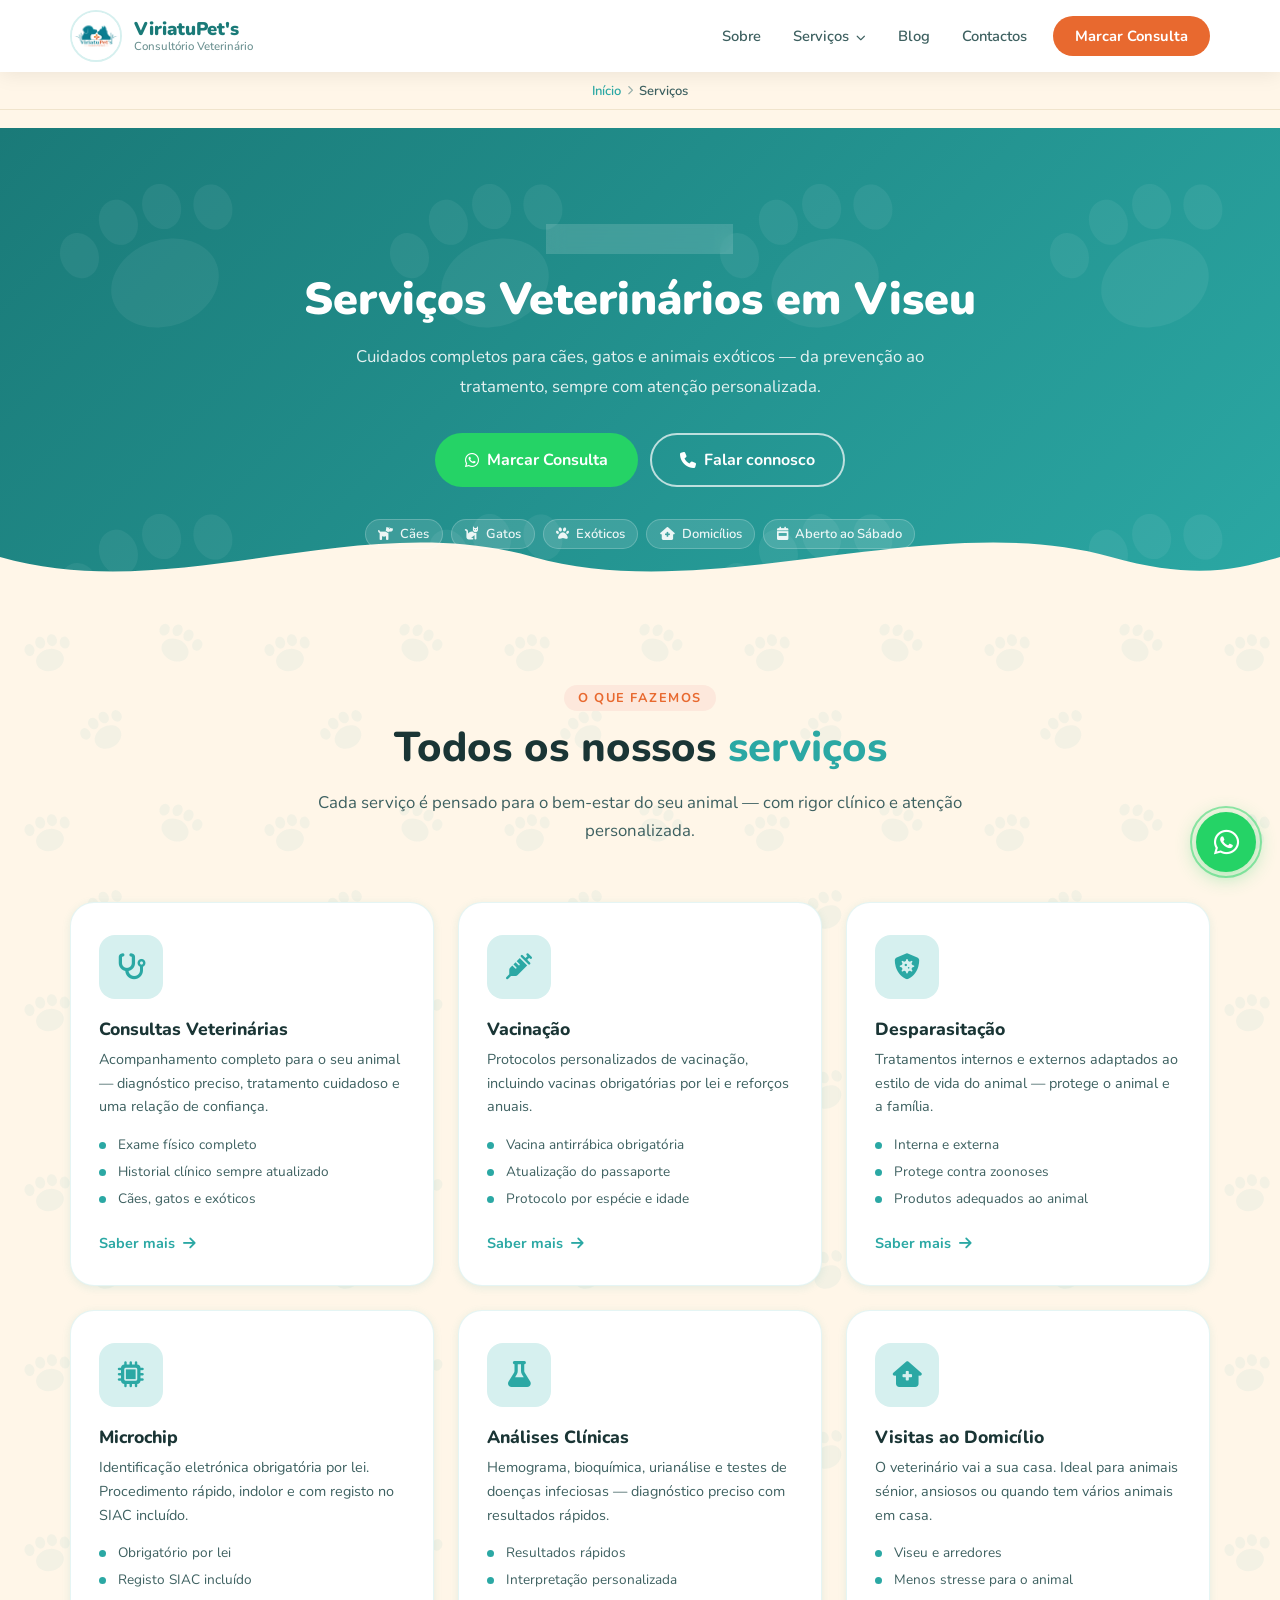
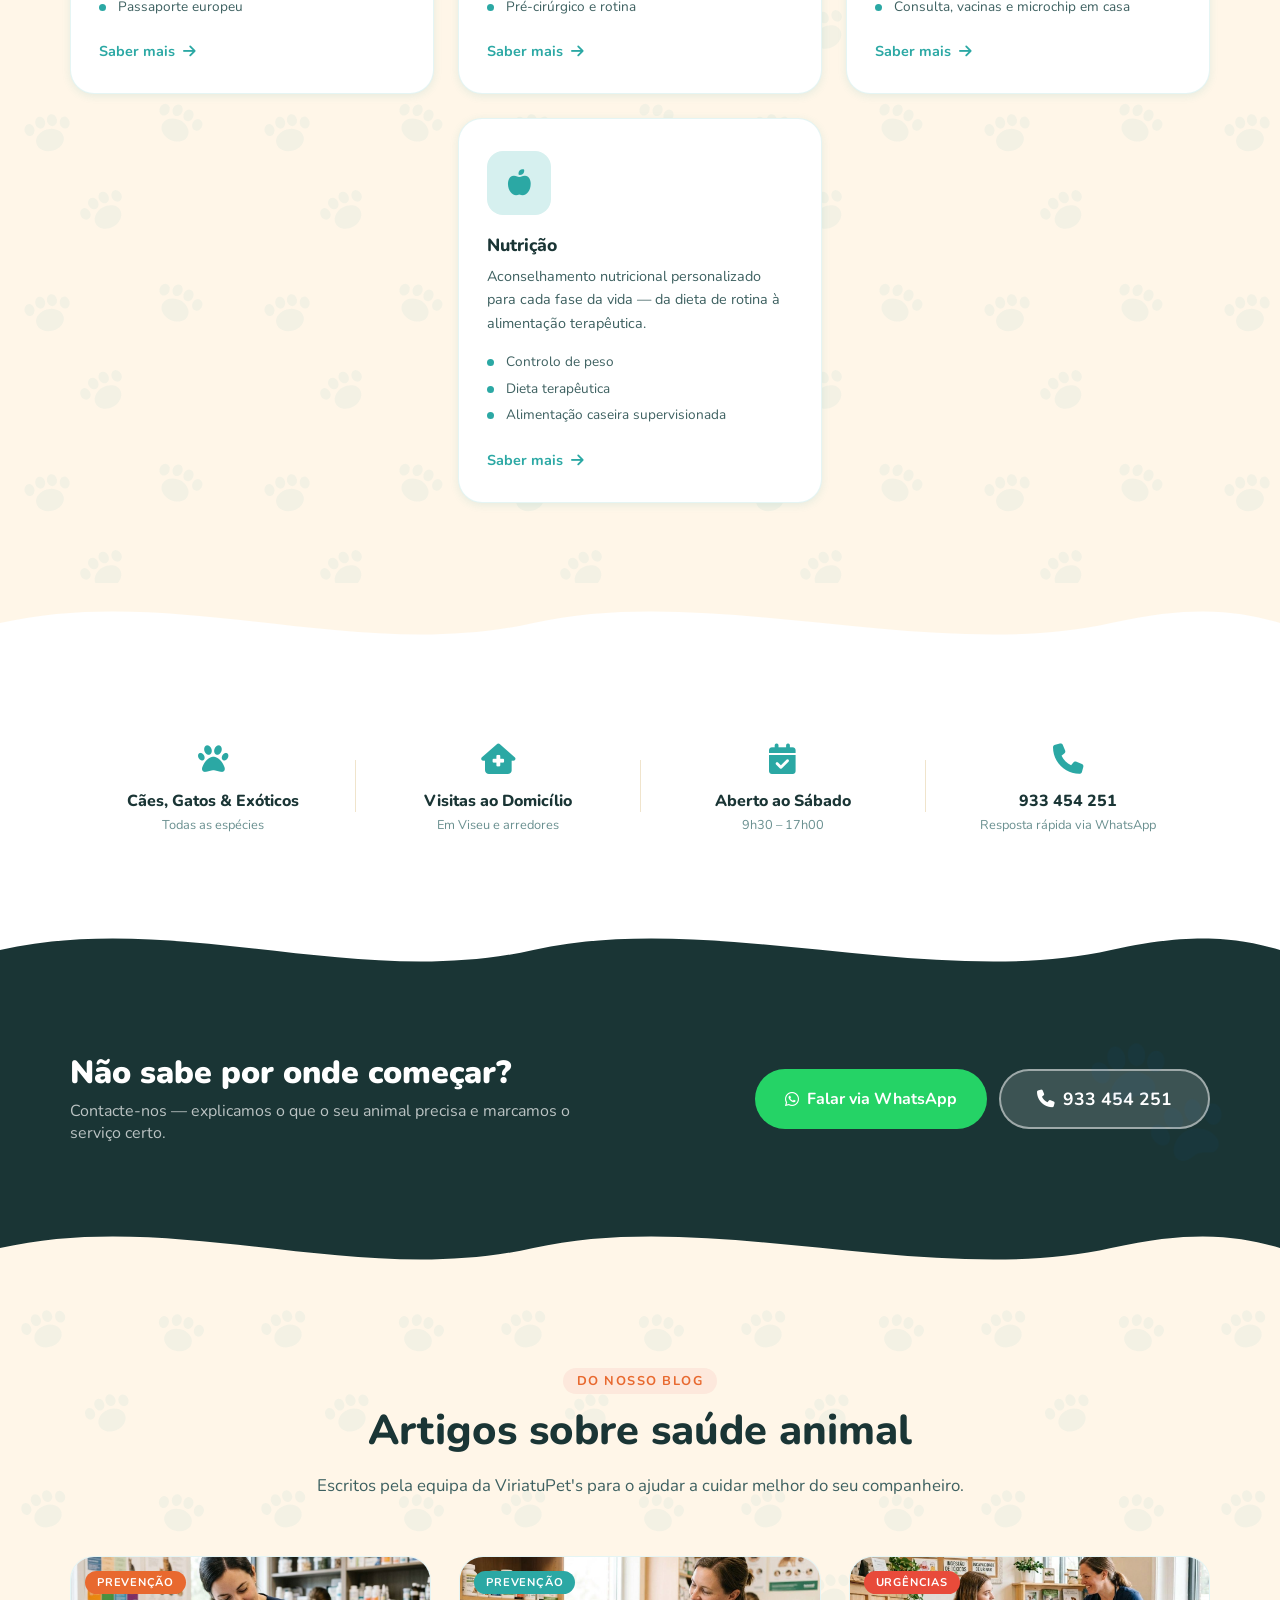
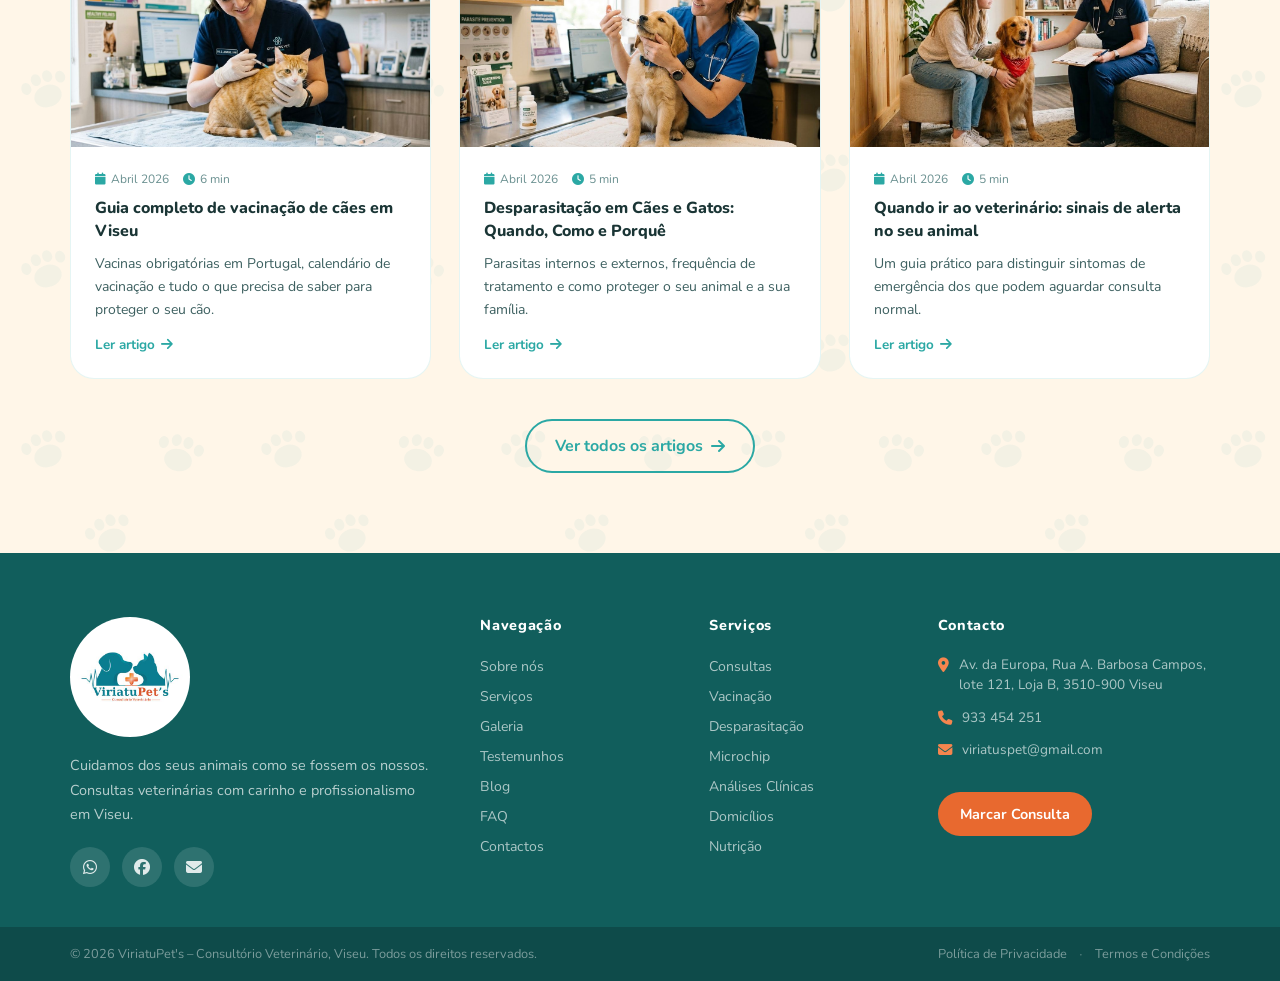
<file: servicos/index.html>
<!DOCTYPE html>
<html lang="pt-PT">
<head>
    <meta charset="UTF-8">
    <meta name="viewport" content="width=device-width, initial-scale=1.0">
    <title>Serviços Veterinários em Viseu | ViriatuPet's</title>
    <meta name="description" content="Serviços veterinários completos em Viseu — consultas, vacinação, desparasitação, microchip, análises clínicas, visitas ao domicílio e nutrição. ViriatuPet's Consultório Veterinário.">
    <meta name="robots" content="index, follow">
    <link rel="canonical" href="https://viriatuspets.pt/servicos/">
    <link rel="alternate" hreflang="pt-PT" href="https://viriatuspets.pt/servicos/">
    <meta property="og:type" content="website">
    <meta property="og:locale" content="pt_PT">
    <meta property="og:title" content="Serviços Veterinários em Viseu | ViriatuPet's">
    <meta property="og:description" content="Todos os serviços veterinários da ViriatuPet's em Viseu — consultas, vacinação, desparasitação, microchip, análises clínicas, visitas ao domicílio e nutrição.">
    <meta property="og:url" content="https://viriatuspets.pt/servicos/">
    <meta property="og:site_name" content="ViriatuPet's – Consultório Veterinário">

    <script type="application/ld+json">
    {
      "@context": "https://schema.org",
      "@graph": [
        {
          "@type": "MedicalBusiness",
          "@id": "https://viriatuspets.pt/#business",
          "name": "ViriatuPet's – Consultório Veterinário",
          "url": "https://viriatuspets.pt",
          "telephone": "+351933454251",
          "email": "viriatuspet@gmail.com",
          "address": {
            "@type": "PostalAddress",
            "streetAddress": "Av. da Europa, Rua Alexandre Barbosa Campos, lote 121, Loja B",
            "addressLocality": "Viseu",
            "postalCode": "3510-900",
            "addressCountry": "PT"
          },
          "geo": { "@type": "GeoCoordinates", "latitude": 40.6675621, "longitude": -7.916406 },
          "hasOfferCatalog": {
            "@type": "OfferCatalog",
            "name": "Serviços Veterinários",
            "itemListElement": [
              { "@type": "Offer", "itemOffered": { "@type": "Service", "name": "Consultas Veterinárias", "url": "https://viriatuspets.pt/servicos/consultas/" } },
              { "@type": "Offer", "itemOffered": { "@type": "Service", "name": "Vacinação", "url": "https://viriatuspets.pt/servicos/vacinacao/" } },
              { "@type": "Offer", "itemOffered": { "@type": "Service", "name": "Desparasitação", "url": "https://viriatuspets.pt/servicos/desparasitacao/" } },
              { "@type": "Offer", "itemOffered": { "@type": "Service", "name": "Microchip", "url": "https://viriatuspets.pt/servicos/microchip/" } },
              { "@type": "Offer", "itemOffered": { "@type": "Service", "name": "Análises Clínicas", "url": "https://viriatuspets.pt/servicos/analises-clinicas/" } },
              { "@type": "Offer", "itemOffered": { "@type": "Service", "name": "Visitas ao Domicílio", "url": "https://viriatuspets.pt/servicos/visitas-domicilio/" } },
              { "@type": "Offer", "itemOffered": { "@type": "Service", "name": "Nutrição", "url": "https://viriatuspets.pt/servicos/nutricao/" } }
            ]
          }
        },
        {
          "@type": "BreadcrumbList",
          "itemListElement": [
            { "@type": "ListItem", "position": 1, "name": "Início", "item": "https://viriatuspets.pt/" },
            { "@type": "ListItem", "position": 2, "name": "Serviços", "item": "https://viriatuspets.pt/servicos/" }
          ]
        }
      ]
    }
    </script>

    <link rel="preconnect" href="https://fonts.googleapis.com">
    <link rel="preconnect" href="https://fonts.gstatic.com" crossorigin>
    <link href="https://fonts.googleapis.com/css2?family=Nunito:wght@400;500;600;700;800;900&family=Nunito+Sans:wght@400;500;600&display=swap" rel="stylesheet">
    <link rel="stylesheet" href="https://cdnjs.cloudflare.com/ajax/libs/font-awesome/6.5.1/css/all.min.css">
    <link rel="stylesheet" href="../css/style.css">
    <link rel="stylesheet" href="../css/blog.css">
    <link rel="stylesheet" href="./style.css">

    <style>
        /* ---- Centered hero (no image column) ---- */
        .svc-hero-centered {
            grid-template-columns: 1fr;
            max-width: 760px;
            text-align: center;
            padding-bottom: 3.5rem;
        }
        .svc-hero-centered h1 { max-width: 100%; }
        .svc-hero-centered p  { max-width: 580px; margin-left: auto; margin-right: auto; }
        .svc-hero-centered .svc-hero-actions { justify-content: center; }
        .svc-hero-centered .svc-hero-chips   { justify-content: center; }

        /* ---- Service hub cards ---- */
        .hub-grid {
            display: grid;
            grid-template-columns: repeat(3, 1fr);
            gap: 1.5rem;
            margin-top: 3rem;
        }
        .hub-grid > :nth-child(7):last-child { grid-column: 2; }

        .hub-card {
            background: #fff;
            border-radius: var(--r-lg);
            padding: 2rem 1.75rem;
            border: 1px solid rgba(43,168,164,.12);
            box-shadow: var(--shadow-sm);
            display: flex;
            flex-direction: column;
            transition: transform var(--transition), box-shadow var(--transition), border-color var(--transition);
        }
        .hub-card:hover {
            transform: translateY(-6px);
            box-shadow: var(--shadow-md);
            border-color: rgba(43,168,164,.28);
        }
        .hub-icon {
            width: 64px;
            height: 64px;
            background: var(--teal-pale);
            border-radius: var(--r-md);
            display: flex;
            align-items: center;
            justify-content: center;
            font-size: 26px;
            color: var(--teal);
            margin-bottom: 1.25rem;
            flex-shrink: 0;
        }
        .hub-card h3 {
            font-size: 1.1rem;
            font-weight: 800;
            color: var(--text);
            margin-bottom: .5rem;
        }
        .hub-card > p {
            font-size: .9rem;
            color: var(--text-mid);
            line-height: 1.65;
            margin-bottom: 1rem;
        }
        .hub-bullets {
            list-style: none;
            margin: 0 0 1.5rem;
            display: flex;
            flex-direction: column;
            gap: .4rem;
            flex: 1;
        }
        .hub-bullets li {
            font-size: .85rem;
            color: var(--text-mid);
            padding-left: 1.2rem;
            position: relative;
            line-height: 1.5;
        }
        .hub-bullets li::before {
            content: '';
            position: absolute;
            left: 0;
            top: 7px;
            width: 7px;
            height: 7px;
            background: var(--teal);
            border-radius: 50%;
        }
        .hub-link {
            display: inline-flex;
            align-items: center;
            gap: .5rem;
            font-size: .9rem;
            font-weight: 700;
            color: var(--teal);
            transition: color var(--transition), gap var(--transition);
            margin-top: auto;
        }
        .hub-link:hover { color: var(--teal-dark); gap: .75rem; }

        /* ---- Trust stats bar ---- */
        .trust-stats {
            display: flex;
            align-items: stretch;
            justify-content: center;
            flex-wrap: wrap;
            padding: 3.5rem 0;
        }
        .trust-stat {
            flex: 1;
            min-width: 180px;
            text-align: center;
            padding: 1.25rem 2rem;
            position: relative;
        }
        .trust-stat + .trust-stat::before {
            content: '';
            position: absolute;
            left: 0;
            top: 50%;
            transform: translateY(-50%);
            height: 52px;
            width: 1px;
            background: var(--cream-dark);
        }
        .trust-stat-icon {
            font-size: 1.9rem;
            color: var(--teal);
            margin-bottom: .6rem;
        }
        .trust-stat-title {
            font-size: 1rem;
            font-weight: 800;
            color: var(--text);
            margin-bottom: .2rem;
        }
        .trust-stat-sub {
            font-size: .8rem;
            color: var(--text-light);
        }

        /* ---- Blog section on cream + paw ---- */
        .blog-preview-cream { background: var(--cream); }
        .blog-preview-cream .blog-card { background: #fff; border-color: rgba(43,168,164,.12); }

        /* ---- Responsive ---- */
        @media (max-width: 1024px) {
            .hub-grid { grid-template-columns: repeat(2, 1fr); }
            .hub-grid > :nth-child(7):last-child { grid-column: auto; }
            .hub-grid > :nth-child(7):last-child:nth-child(odd) {
                grid-column: 1 / -1;
                max-width: 400px;
                margin: 0 auto;
            }
        }
        @media (max-width: 768px) {
            .hub-grid { grid-template-columns: 1fr; }
            .hub-grid > :nth-child(7):last-child:nth-child(odd) { grid-column: auto; max-width: none; margin: 0; }
            .trust-stats { flex-direction: column; align-items: center; }
            .trust-stat + .trust-stat::before { display: none; }
            .trust-stat { border-top: 1px solid var(--cream-dark); padding: 1.25rem 1rem; }
            .trust-stat:first-child { border-top: none; }
        }
        @media (max-width: 600px) {
            .blog-preview-grid { grid-template-columns: 1fr; }
        }
    </style>
</head>
<body>

<!-- ========== NAVBAR ========== -->
<nav class="navbar" id="navbar">
    <div class="container nav-container">
        <a href="../index.html" class="nav-brand">
            <div class="nav-logo-img">
                <img src="../images/Logo.jpg" alt="ViriatuPet's Logo">
            </div>
            <div class="nav-brand-text">
                <span class="nav-name">ViriatuPet's</span>
                <span class="nav-sub">Consultório Veterinário</span>
            </div>
        </a>

        <ul class="nav-menu" id="navMenu">
            <li><a href="../index.html#sobre" class="nav-link">Sobre</a></li>
            <li class="nav-item-dropdown">
                <a href="../index.html#servicos" class="nav-link">Serviços <i class="fas fa-chevron-down nav-caret"></i></a>
                <ul class="nav-dropdown">
                    <li><a href="./consultas/index.html"><i class="fas fa-stethoscope"></i> Consultas</a></li>
                    <li><a href="./vacinacao/index.html"><i class="fas fa-syringe"></i> Vacinação</a></li>
                    <li><a href="./desparasitacao/index.html"><i class="fas fa-shield-virus"></i> Desparasitação</a></li>
                    <li><a href="./microchip/index.html"><i class="fas fa-microchip"></i> Microchip</a></li>
                    <li><a href="./analises-clinicas/index.html"><i class="fas fa-flask"></i> Análises Clínicas</a></li>
                    <li><a href="./visitas-domicilio/index.html"><i class="fas fa-house-medical"></i> Visitas Domicílio</a></li>
                    <li><a href="./nutricao/index.html"><i class="fas fa-bowl-food"></i> Nutrição</a></li>
                </ul>
            </li>
            <li><a href="../blog.html" class="nav-link">Blog</a></li>
            <li><a href="../index.html#contactos" class="nav-link">Contactos</a></li>
            <li><a href="../index.html#marcacao" class="nav-cta-btn">Marcar Consulta</a></li>
        </ul>

        <button class="hamburger" id="hamburger" aria-label="Abrir menu" aria-expanded="false">
            <span></span><span></span><span></span>
        </button>
    </div>
</nav>

<!-- ========== BREADCRUMB ========== -->
<div class="breadcrumb">
    <nav class="container bc-inner" aria-label="Breadcrumb">
        <a href="../index.html">Início</a>
        <span class="bc-sep"><i class="fas fa-chevron-right"></i></span>
        <span>Serviços</span>
    </nav>
</div>

<!-- ========== HERO ========== -->
<header class="svc-hero">

    <div class="svc-hero-paws" aria-hidden="true">
        <svg class="paw-pattern" xmlns="http://www.w3.org/2000/svg">
            <defs>
                <pattern id="pawIdx-hero" patternUnits="userSpaceOnUse" width="330" height="330">
                    <g fill="rgba(255,255,255,0.06)" transform="rotate(-20, 165, 155)">
                        <ellipse cx="165" cy="155" rx="55" ry="43"/>
                        <ellipse cx="94"  cy="100" rx="19" ry="23"/>
                        <ellipse cx="142" cy="82"  rx="19" ry="23"/>
                        <ellipse cx="188" cy="82"  rx="19" ry="23"/>
                        <ellipse cx="236" cy="100" rx="19" ry="23"/>
                    </g>
                </pattern>
            </defs>
            <rect width="100%" height="100%" fill="url(#pawIdx-hero)"/>
        </svg>
    </div>

    <div class="svc-hero-inner svc-hero-centered">
        <div data-aos="fade-up">
            <div class="svc-hero-badge"><i class="fas fa-paw"></i> ViriatuPet's, Viseu</div>
            <h1>Serviços Veterinários em Viseu</h1>
            <p>Cuidados completos para cães, gatos e animais exóticos — da prevenção ao tratamento, sempre com atenção personalizada.</p>
            <div class="svc-hero-actions">
                <a href="https://wa.me/351933454251?text=Ol%C3%A1!%20Gostaria%20de%20marcar%20uma%20consulta%20na%20ViriatuPet%27s."
                   class="btn btn-whatsapp" target="_blank" rel="noopener noreferrer">
                    <i class="fab fa-whatsapp"></i> Marcar Consulta
                </a>
                <a href="tel:+351933454251" class="btn btn-outline-white">
                    <i class="fas fa-phone"></i> Falar connosco
                </a>
            </div>
            <div class="svc-hero-chips">
                <span class="svc-hero-chip"><i class="fas fa-dog"></i> Cães</span>
                <span class="svc-hero-chip"><i class="fas fa-cat"></i> Gatos</span>
                <span class="svc-hero-chip"><i class="fas fa-paw"></i> Exóticos</span>
                <span class="svc-hero-chip"><i class="fas fa-house-medical"></i> Domicílios</span>
                <span class="svc-hero-chip"><i class="fas fa-calendar-week"></i> Aberto ao Sábado</span>
            </div>
        </div>
    </div>

    <div class="hero-wave" aria-hidden="true">
        <svg viewBox="0 0 1440 100" preserveAspectRatio="none">
            <path d="M0,50 C200,100 400,0 600,50 C800,100 1050,0 1250,50 C1350,75 1400,60 1440,50 L1440,100 L0,100 Z" fill="#FFF6E8"/>
        </svg>
    </div>
</header>

<!-- ========== TODOS OS SERVIÇOS ========== -->
<section class="sec paw-section" style="background:var(--cream)">

    <div class="paw-section-bg" aria-hidden="true">
        <svg xmlns="http://www.w3.org/2000/svg">
            <defs>
                <pattern id="pawIdx-services" patternUnits="userSpaceOnUse" width="240" height="180">
                    <g fill="rgba(43,168,164,0.055)">
                        <g transform="rotate(-12, 50, 55)">
                            <ellipse cx="50" cy="55" rx="14" ry="11"/>
                            <ellipse cx="32" cy="41" rx="5" ry="6"/>
                            <ellipse cx="44" cy="36" rx="5" ry="6"/>
                            <ellipse cx="56" cy="36" rx="5" ry="6"/>
                            <ellipse cx="68" cy="41" rx="5" ry="6"/>
                        </g>
                        <g transform="rotate(25, 175, 45)">
                            <ellipse cx="175" cy="45" rx="14" ry="11"/>
                            <ellipse cx="157" cy="31" rx="5" ry="6"/>
                            <ellipse cx="169" cy="26" rx="5" ry="6"/>
                            <ellipse cx="181" cy="26" rx="5" ry="6"/>
                            <ellipse cx="193" cy="31" rx="5" ry="6"/>
                        </g>
                        <g transform="rotate(-30, 108, 132)">
                            <ellipse cx="108" cy="132" rx="14" ry="11"/>
                            <ellipse cx="90"  cy="118" rx="5" ry="6"/>
                            <ellipse cx="102" cy="113" rx="5" ry="6"/>
                            <ellipse cx="114" cy="113" rx="5" ry="6"/>
                            <ellipse cx="126" cy="118" rx="5" ry="6"/>
                        </g>
                    </g>
                </pattern>
            </defs>
            <rect width="100%" height="100%" fill="url(#pawIdx-services)"/>
        </svg>
    </div>

    <div class="container" data-aos="fade-up">
        <div class="section-header">
            <div class="section-label">O que fazemos</div>
            <h2 class="section-title">Todos os nossos <span style="color:var(--teal)">serviços</span></h2>
            <p class="section-subtitle">Cada serviço é pensado para o bem-estar do seu animal — com rigor clínico e atenção personalizada.</p>
        </div>

        <div class="hub-grid">

            <div class="hub-card" data-aos="fade-up" data-aos-delay="50">
                <div class="hub-icon"><i class="fas fa-stethoscope"></i></div>
                <h3>Consultas Veterinárias</h3>
                <p>Acompanhamento completo para o seu animal — diagnóstico preciso, tratamento cuidadoso e uma relação de confiança.</p>
                <ul class="hub-bullets">
                    <li>Exame físico completo</li>
                    <li>Historial clínico sempre atualizado</li>
                    <li>Cães, gatos e exóticos</li>
                </ul>
                <a href="./consultas/" class="hub-link">Saber mais <i class="fas fa-arrow-right"></i></a>
            </div>

            <div class="hub-card" data-aos="fade-up" data-aos-delay="100">
                <div class="hub-icon"><i class="fas fa-syringe"></i></div>
                <h3>Vacinação</h3>
                <p>Protocolos personalizados de vacinação, incluindo vacinas obrigatórias por lei e reforços anuais.</p>
                <ul class="hub-bullets">
                    <li>Vacina antirrábica obrigatória</li>
                    <li>Atualização do passaporte</li>
                    <li>Protocolo por espécie e idade</li>
                </ul>
                <a href="./vacinacao/" class="hub-link">Saber mais <i class="fas fa-arrow-right"></i></a>
            </div>

            <div class="hub-card" data-aos="fade-up" data-aos-delay="150">
                <div class="hub-icon"><i class="fas fa-shield-virus"></i></div>
                <h3>Desparasitação</h3>
                <p>Tratamentos internos e externos adaptados ao estilo de vida do animal — protege o animal e a família.</p>
                <ul class="hub-bullets">
                    <li>Interna e externa</li>
                    <li>Protege contra zoonoses</li>
                    <li>Produtos adequados ao animal</li>
                </ul>
                <a href="./desparasitacao/" class="hub-link">Saber mais <i class="fas fa-arrow-right"></i></a>
            </div>

            <div class="hub-card" data-aos="fade-up" data-aos-delay="200">
                <div class="hub-icon"><i class="fas fa-microchip"></i></div>
                <h3>Microchip</h3>
                <p>Identificação eletrónica obrigatória por lei. Procedimento rápido, indolor e com registo no SIAC incluído.</p>
                <ul class="hub-bullets">
                    <li>Obrigatório por lei</li>
                    <li>Registo SIAC incluído</li>
                    <li>Passaporte europeu</li>
                </ul>
                <a href="./microchip/" class="hub-link">Saber mais <i class="fas fa-arrow-right"></i></a>
            </div>

            <div class="hub-card" data-aos="fade-up" data-aos-delay="250">
                <div class="hub-icon"><i class="fas fa-flask"></i></div>
                <h3>Análises Clínicas</h3>
                <p>Hemograma, bioquímica, urianálise e testes de doenças infeciosas — diagnóstico preciso com resultados rápidos.</p>
                <ul class="hub-bullets">
                    <li>Resultados rápidos</li>
                    <li>Interpretação personalizada</li>
                    <li>Pré-cirúrgico e rotina</li>
                </ul>
                <a href="./analises-clinicas/" class="hub-link">Saber mais <i class="fas fa-arrow-right"></i></a>
            </div>

            <div class="hub-card" data-aos="fade-up" data-aos-delay="300">
                <div class="hub-icon"><i class="fas fa-house-medical"></i></div>
                <h3>Visitas ao Domicílio</h3>
                <p>O veterinário vai a sua casa. Ideal para animais sénior, ansiosos ou quando tem vários animais em casa.</p>
                <ul class="hub-bullets">
                    <li>Viseu e arredores</li>
                    <li>Menos stresse para o animal</li>
                    <li>Consulta, vacinas e microchip em casa</li>
                </ul>
                <a href="./visitas-domicilio/" class="hub-link">Saber mais <i class="fas fa-arrow-right"></i></a>
            </div>

            <div class="hub-card" data-aos="fade-up" data-aos-delay="350">
                <div class="hub-icon"><i class="fas fa-apple-alt"></i></div>
                <h3>Nutrição</h3>
                <p>Aconselhamento nutricional personalizado para cada fase da vida — da dieta de rotina à alimentação terapêutica.</p>
                <ul class="hub-bullets">
                    <li>Controlo de peso</li>
                    <li>Dieta terapêutica</li>
                    <li>Alimentação caseira supervisionada</li>
                </ul>
                <a href="./nutricao/" class="hub-link">Saber mais <i class="fas fa-arrow-right"></i></a>
            </div>

        </div>
    </div>
</section>

<!-- Onda: cream → branco -->
<div class="svc-wave" style="background:var(--cream)" aria-hidden="true">
    <svg viewBox="0 0 1440 80" preserveAspectRatio="none">
        <path d="M0,40 C200,0 400,80 600,40 C800,0 1050,80 1250,40 C1350,20 1400,30 1440,40 L1440,80 L0,80 Z" fill="#ffffff"/>
    </svg>
</div>

<!-- ========== TRUST BAR ========== -->
<section style="background:#fff" aria-label="Destaques">
    <div class="container">
        <div class="trust-stats" data-aos="fade-up">
            <div class="trust-stat">
                <div class="trust-stat-icon"><i class="fas fa-paw"></i></div>
                <div class="trust-stat-title">Cães, Gatos &amp; Exóticos</div>
                <div class="trust-stat-sub">Todas as espécies</div>
            </div>
            <div class="trust-stat">
                <div class="trust-stat-icon"><i class="fas fa-house-medical"></i></div>
                <div class="trust-stat-title">Visitas ao Domicílio</div>
                <div class="trust-stat-sub">Em Viseu e arredores</div>
            </div>
            <div class="trust-stat">
                <div class="trust-stat-icon"><i class="fas fa-calendar-check"></i></div>
                <div class="trust-stat-title">Aberto ao Sábado</div>
                <div class="trust-stat-sub">9h30 – 17h00</div>
            </div>
            <div class="trust-stat">
                <div class="trust-stat-icon"><i class="fas fa-phone"></i></div>
                <div class="trust-stat-title">933 454 251</div>
                <div class="trust-stat-sub">Resposta rápida via WhatsApp</div>
            </div>
        </div>
    </div>
</section>

<!-- Onda: branco → escuro -->
<div class="svc-wave" style="background:#fff" aria-hidden="true">
    <svg viewBox="0 0 1440 80" preserveAspectRatio="none">
        <path d="M0,40 C200,0 400,80 600,40 C800,0 1050,80 1250,40 C1350,20 1400,30 1440,40 L1440,80 L0,80 Z" fill="#1A3535"/>
    </svg>
</div>

<!-- ========== CTA BAND ========== -->
<section class="cta-band">
    <div class="container cta-band-inner">
        <div class="cta-band-text" data-aos="fade-up">
            <h2>Não sabe por onde começar?</h2>
            <p>Contacte-nos — explicamos o que o seu animal precisa e marcamos o serviço certo.</p>
        </div>
        <div class="cta-band-btns" data-aos="fade-up" data-aos-delay="100">
            <a href="https://wa.me/351933454251?text=Ol%C3%A1!%20Gostaria%20de%20saber%20mais%20sobre%20os%20servi%C3%A7os%20da%20ViriatuPet%27s."
               class="btn btn-whatsapp" target="_blank" rel="noopener noreferrer">
                <i class="fab fa-whatsapp"></i> Falar via WhatsApp
            </a>
            <a href="tel:+351933454251" class="btn btn-phone-lg">
                <i class="fas fa-phone"></i> 933 454 251
            </a>
        </div>
    </div>
</section>

<!-- Onda: escuro → cream -->
<div class="svc-wave" style="background:#1A3535" aria-hidden="true">
    <svg viewBox="0 0 1440 80" preserveAspectRatio="none">
        <path d="M0,40 C200,0 400,80 600,40 C800,0 1050,80 1250,40 C1350,20 1400,30 1440,40 L1440,80 L0,80 Z" fill="#FFF6E8"/>
    </svg>
</div>

<!-- ========== BLOG PREVIEW ========== -->
<section class="sec paw-section blog-preview-cream">

    <div class="paw-section-bg" aria-hidden="true">
        <svg xmlns="http://www.w3.org/2000/svg">
            <defs>
                <pattern id="pawIdx-blog" patternUnits="userSpaceOnUse" width="240" height="180">
                    <g fill="rgba(43,168,164,0.055)">
                        <g transform="rotate(-20, 48, 48)">
                            <ellipse cx="48" cy="48" rx="14" ry="11"/>
                            <ellipse cx="30" cy="34" rx="5" ry="6"/>
                            <ellipse cx="42" cy="29" rx="5" ry="6"/>
                            <ellipse cx="54" cy="29" rx="5" ry="6"/>
                            <ellipse cx="66" cy="34" rx="5" ry="6"/>
                        </g>
                        <g transform="rotate(14, 178, 52)">
                            <ellipse cx="178" cy="52" rx="14" ry="11"/>
                            <ellipse cx="160" cy="38" rx="5" ry="6"/>
                            <ellipse cx="172" cy="33" rx="5" ry="6"/>
                            <ellipse cx="184" cy="33" rx="5" ry="6"/>
                            <ellipse cx="196" cy="38" rx="5" ry="6"/>
                        </g>
                        <g transform="rotate(-22, 112, 132)">
                            <ellipse cx="112" cy="132" rx="14" ry="11"/>
                            <ellipse cx="94"  cy="118" rx="5" ry="6"/>
                            <ellipse cx="106" cy="113" rx="5" ry="6"/>
                            <ellipse cx="118" cy="113" rx="5" ry="6"/>
                            <ellipse cx="130" cy="118" rx="5" ry="6"/>
                        </g>
                    </g>
                </pattern>
            </defs>
            <rect width="100%" height="100%" fill="url(#pawIdx-blog)"/>
        </svg>
    </div>

    <div class="container">
        <div class="section-header" data-aos="fade-up">
            <div class="section-label">Do nosso blog</div>
            <h2 class="section-title">Artigos sobre saúde animal</h2>
            <p class="section-subtitle">Escritos pela equipa da ViriatuPet's para o ajudar a cuidar melhor do seu companheiro.</p>
        </div>

        <div class="blog-preview-grid">
            <a href="../blog/vacinacao-caes-viseu.html" class="blog-card" data-aos="fade-up" data-aos-delay="50">
                <div class="blog-card-thumb">
                    <img src="../images/Vacinacao Gatos 16.9.jpeg"
                         alt="Guia de vacinação de cães em Viseu" loading="lazy">
                    <span class="blog-cat-badge">Prevenção</span>
                </div>
                <div class="blog-card-body">
                    <div class="blog-card-meta">
                        <span><i class="fas fa-calendar"></i> Abril 2026</span>
                        <span><i class="fas fa-clock"></i> 6 min</span>
                    </div>
                    <h3>Guia completo de vacinação de cães em Viseu</h3>
                    <p>Vacinas obrigatórias em Portugal, calendário de vacinação e tudo o que precisa de saber para proteger o seu cão.</p>
                    <span class="blog-read-more">Ler artigo <i class="fas fa-arrow-right"></i></span>
                </div>
            </a>

            <a href="../blog/desparasitacao-caes-gatos.html" class="blog-card" data-aos="fade-up" data-aos-delay="100">
                <div class="blog-card-thumb">
                    <img src="../images/Desparasitação em Cães 16.9.jpeg"
                         alt="Desparasitação em cães e gatos" loading="lazy">
                    <span class="blog-cat-badge" style="background:var(--teal)">Prevenção</span>
                </div>
                <div class="blog-card-body">
                    <div class="blog-card-meta">
                        <span><i class="fas fa-calendar"></i> Abril 2026</span>
                        <span><i class="fas fa-clock"></i> 5 min</span>
                    </div>
                    <h3>Desparasitação em Cães e Gatos: Quando, Como e Porquê</h3>
                    <p>Parasitas internos e externos, frequência de tratamento e como proteger o seu animal e a sua família.</p>
                    <span class="blog-read-more">Ler artigo <i class="fas fa-arrow-right"></i></span>
                </div>
            </a>

            <a href="../blog/quando-ir-veterinario.html" class="blog-card" data-aos="fade-up" data-aos-delay="150">
                <div class="blog-card-thumb">
                    <img src="../images/sinais emergencia animal 16.9.jpeg"
                         alt="Quando ir ao veterinário" loading="lazy">
                    <span class="blog-cat-badge" style="background:#E84B3A">Urgências</span>
                </div>
                <div class="blog-card-body">
                    <div class="blog-card-meta">
                        <span><i class="fas fa-calendar"></i> Abril 2026</span>
                        <span><i class="fas fa-clock"></i> 5 min</span>
                    </div>
                    <h3>Quando ir ao veterinário: sinais de alerta no seu animal</h3>
                    <p>Um guia prático para distinguir sintomas de emergência dos que podem aguardar consulta normal.</p>
                    <span class="blog-read-more">Ler artigo <i class="fas fa-arrow-right"></i></span>
                </div>
            </a>
        </div>

        <div style="text-align:center;margin-top:2.5rem" data-aos="fade-up">
            <a href="../blog.html" class="btn btn-outline-teal">
                Ver todos os artigos <i class="fas fa-arrow-right"></i>
            </a>
        </div>
    </div>
</section>

<!-- ========== FOOTER ========== -->
<footer class="footer">
    <div class="footer-top">
        <div class="container">
            <div class="footer-grid">
                <div class="footer-brand-col">
                    <div class="footer-logo">
                        <img src="../images/Logo.jpg" alt="ViriatuPet's Logo" class="footer-logo-img">
                    </div>
                    <p class="footer-desc">
                        Cuidamos dos seus animais como se fossem os nossos.
                        Consultas veterinárias com carinho e profissionalismo em Viseu.
                    </p>
                    <div class="footer-socials">
                        <a href="https://wa.me/351933454251" aria-label="WhatsApp"
                           target="_blank" rel="noopener noreferrer"><i class="fab fa-whatsapp"></i></a>
                        <a href="https://www.facebook.com/profile.php?id=61583484770981" aria-label="Facebook"
                           target="_blank" rel="noopener noreferrer"><i class="fab fa-facebook"></i></a>
                        <a href="mailto:viriatuspet@gmail.com" aria-label="Email"><i class="fas fa-envelope"></i></a>
                    </div>
                </div>

                <div class="footer-links-col">
                    <h4>Navegação</h4>
                    <ul>
                        <li><a href="../index.html#sobre">Sobre nós</a></li>
                        <li><a href="../index.html#servicos">Serviços</a></li>
                        <li><a href="../index.html#galeria">Galeria</a></li>
                        <li><a href="../index.html#testemunhos">Testemunhos</a></li>
                        <li><a href="../blog.html">Blog</a></li>
                        <li><a href="../index.html#faq">FAQ</a></li>
                        <li><a href="../index.html#contactos">Contactos</a></li>
                    </ul>
                </div>

                <div class="footer-services-col">
                    <h4>Serviços</h4>
                    <ul>
                        <li><a href="./consultas/">Consultas</a></li>
                        <li><a href="./vacinacao/">Vacinação</a></li>
                        <li><a href="./desparasitacao/">Desparasitação</a></li>
                        <li><a href="./microchip/">Microchip</a></li>
                        <li><a href="./analises-clinicas/">Análises Clínicas</a></li>
                        <li><a href="./visitas-domicilio/">Domicílios</a></li>
                        <li><a href="./nutricao/">Nutrição</a></li>
                    </ul>
                </div>

                <div class="footer-contact-col">
                    <h4>Contacto</h4>
                    <div class="footer-contact-item">
                        <i class="fas fa-location-dot"></i>
                        <span>Av. da Europa, Rua A. Barbosa Campos, lote 121, Loja B, 3510-900 Viseu</span>
                    </div>
                    <div class="footer-contact-item">
                        <i class="fas fa-phone"></i>
                        <a href="tel:+351933454251">933 454 251</a>
                    </div>
                    <div class="footer-contact-item">
                        <i class="fas fa-envelope"></i>
                        <a href="mailto:viriatuspet@gmail.com">viriatuspet@gmail.com</a>
                    </div>
                    <a href="../index.html#marcacao" class="btn btn-primary btn-sm footer-cta-btn">Marcar Consulta</a>
                </div>
            </div>
        </div>
    </div>

    <div class="footer-bottom">
        <div class="container">
            <p>© 2026 ViriatuPet's – Consultório Veterinário, Viseu. Todos os direitos reservados.</p>
            <div class="footer-bottom-links">
                <a href="../privacy.html">Política de Privacidade</a>
                <span>·</span>
                <a href="#">Termos e Condições</a>
            </div>
        </div>
    </div>
</footer>

<!-- ========== WHATSAPP FLUTUANTE ========== -->
<a href="https://wa.me/351933454251?text=Ol%C3%A1!%20Gostaria%20de%20marcar%20uma%20consulta%20na%20ViriatuPet%27s."
   class="whatsapp-float" target="_blank" rel="noopener noreferrer" aria-label="Marcar consulta via WhatsApp">
    <i class="fab fa-whatsapp"></i>
    <span class="wa-tooltip">Marcar Consulta</span>
</a>

<!-- ========== VOLTAR AO TOPO ========== -->
<button class="back-to-top" id="backToTop" aria-label="Voltar ao topo">
    <i class="fas fa-chevron-up"></i>
</button>

<script src="../js/script.js"></script>
</body>
</html>
</file>
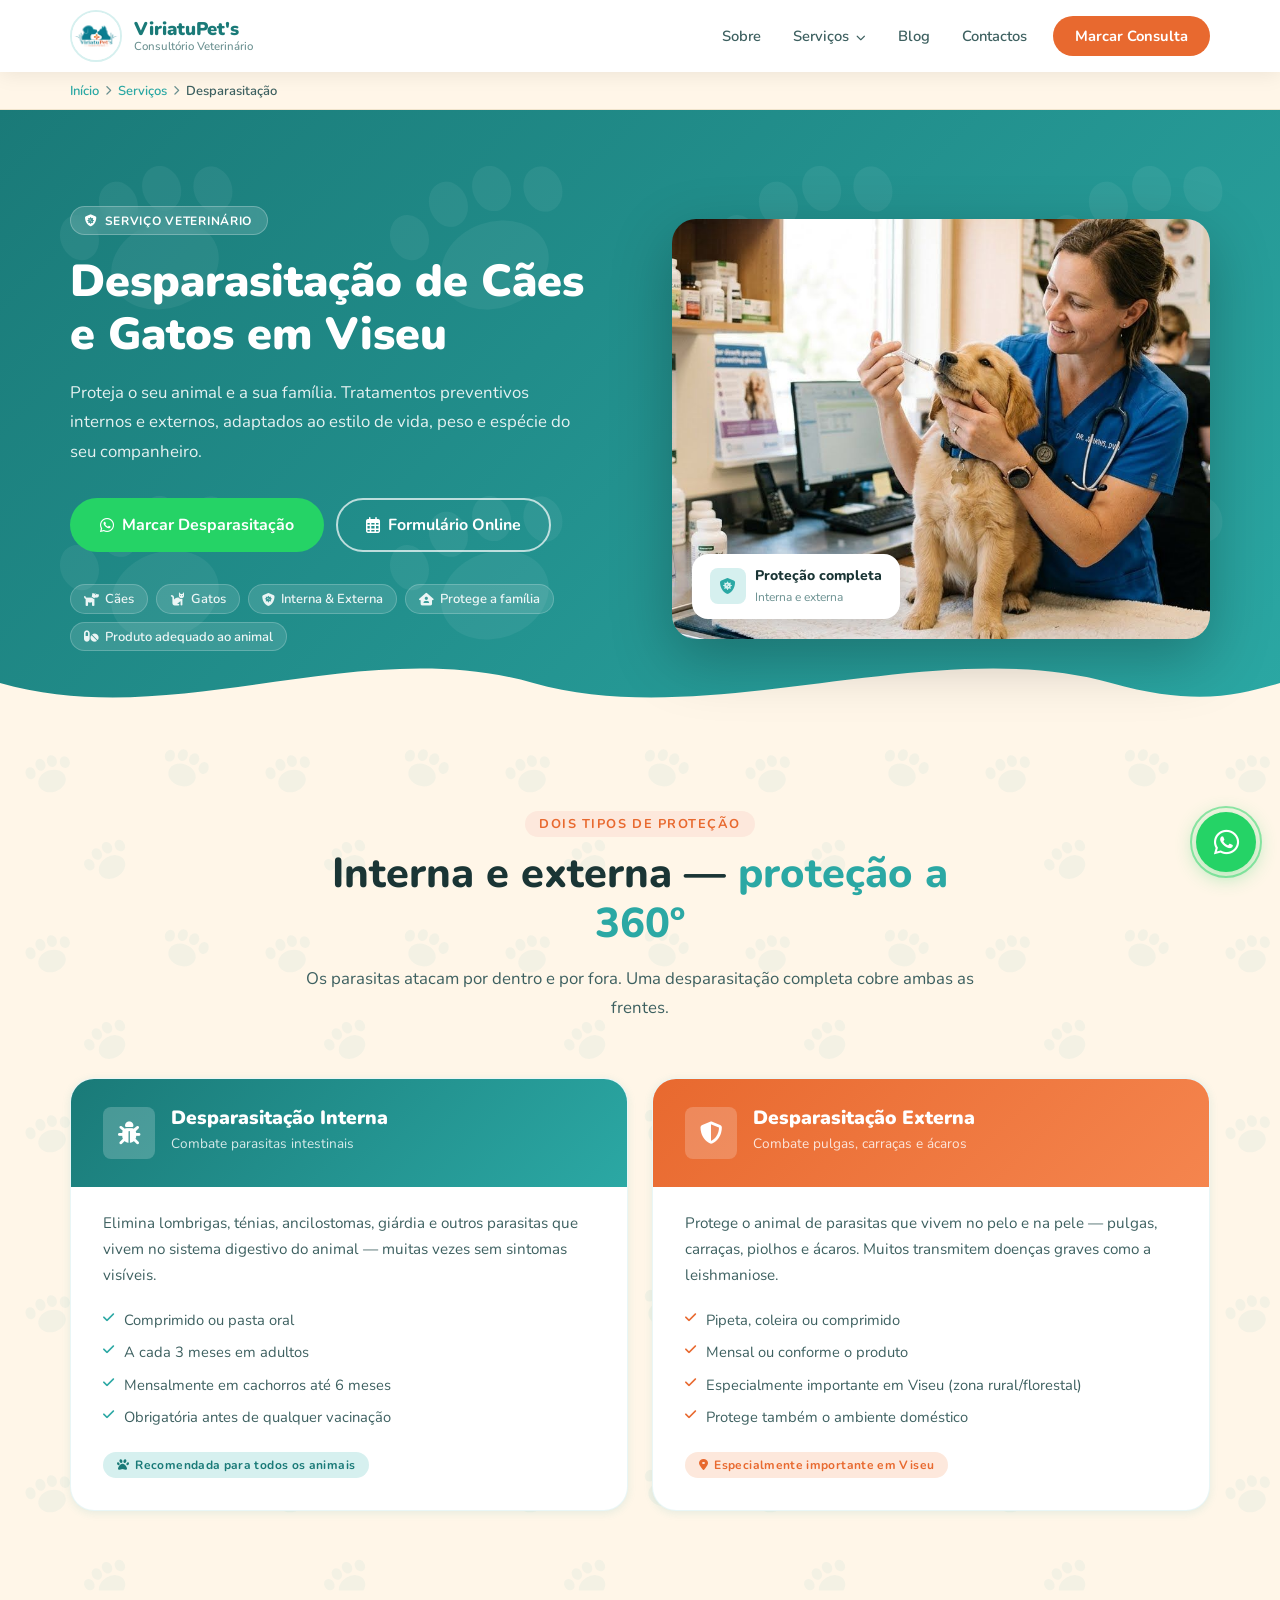
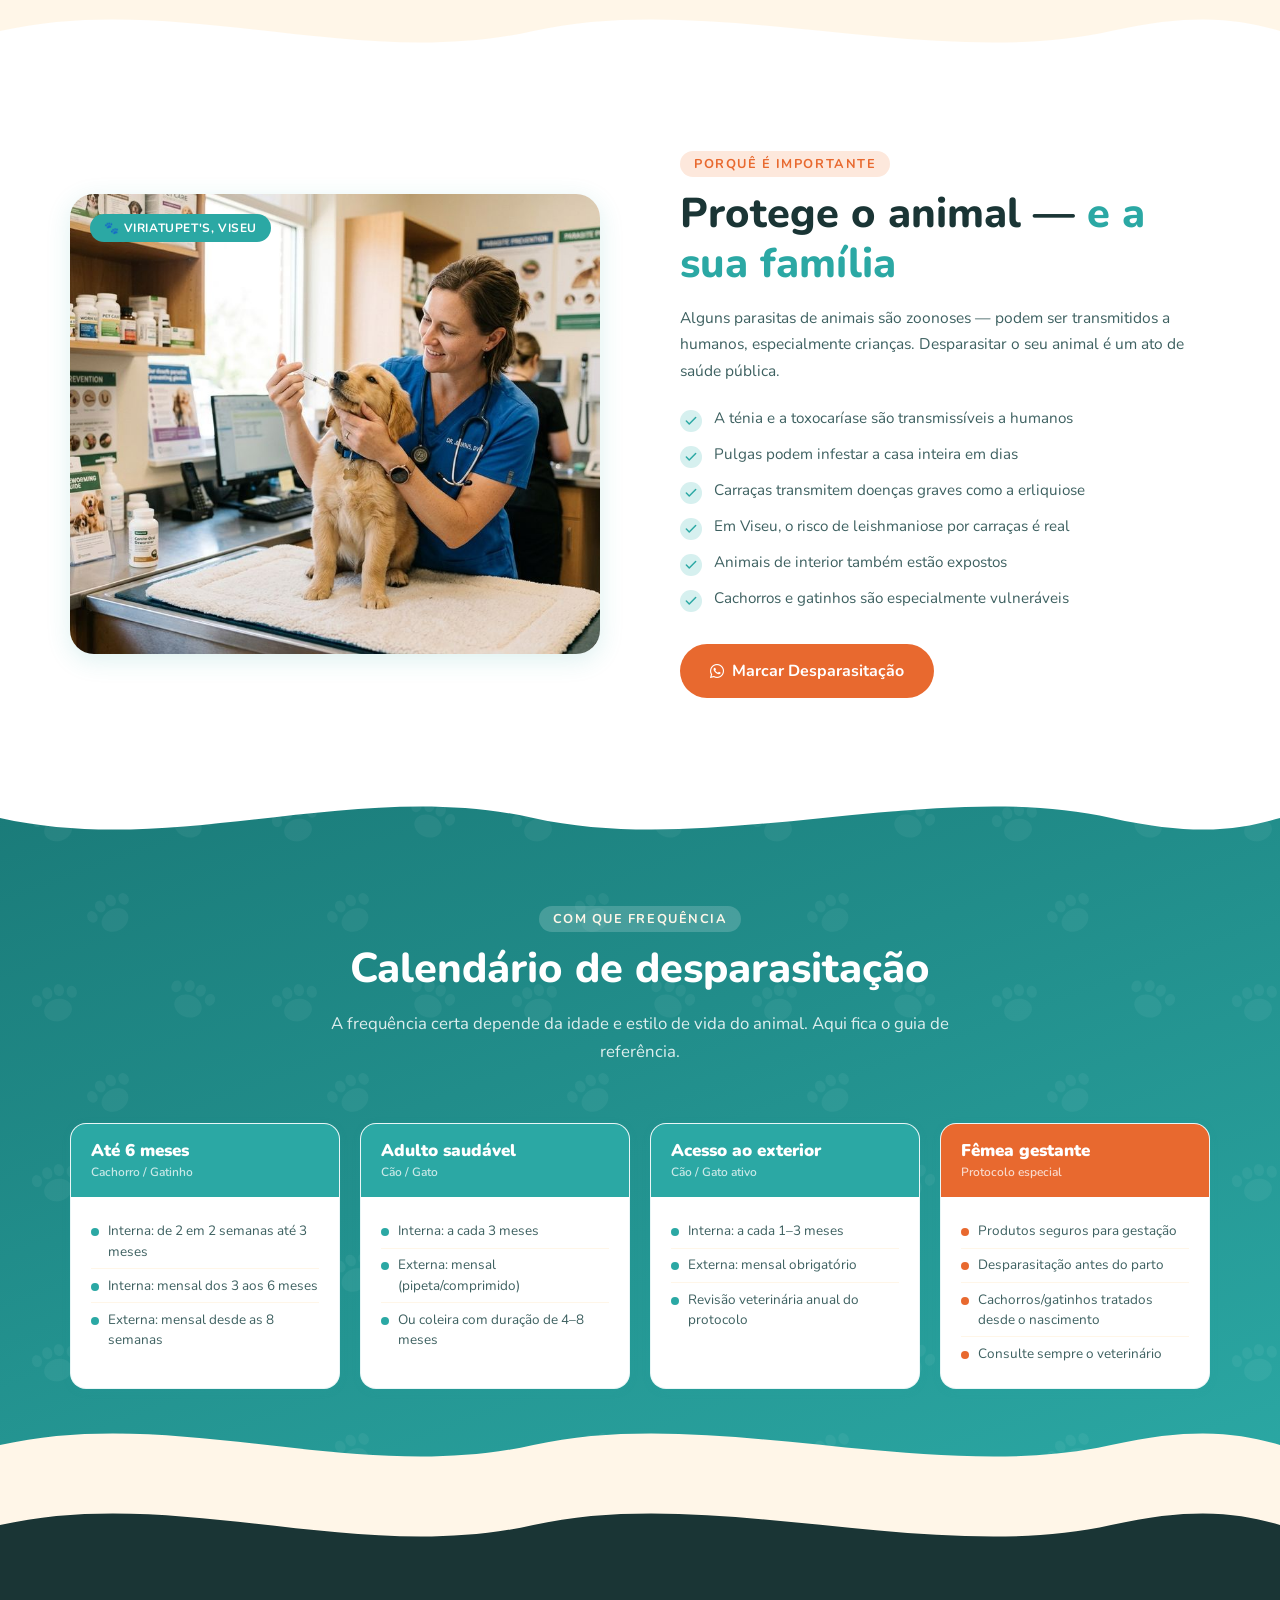
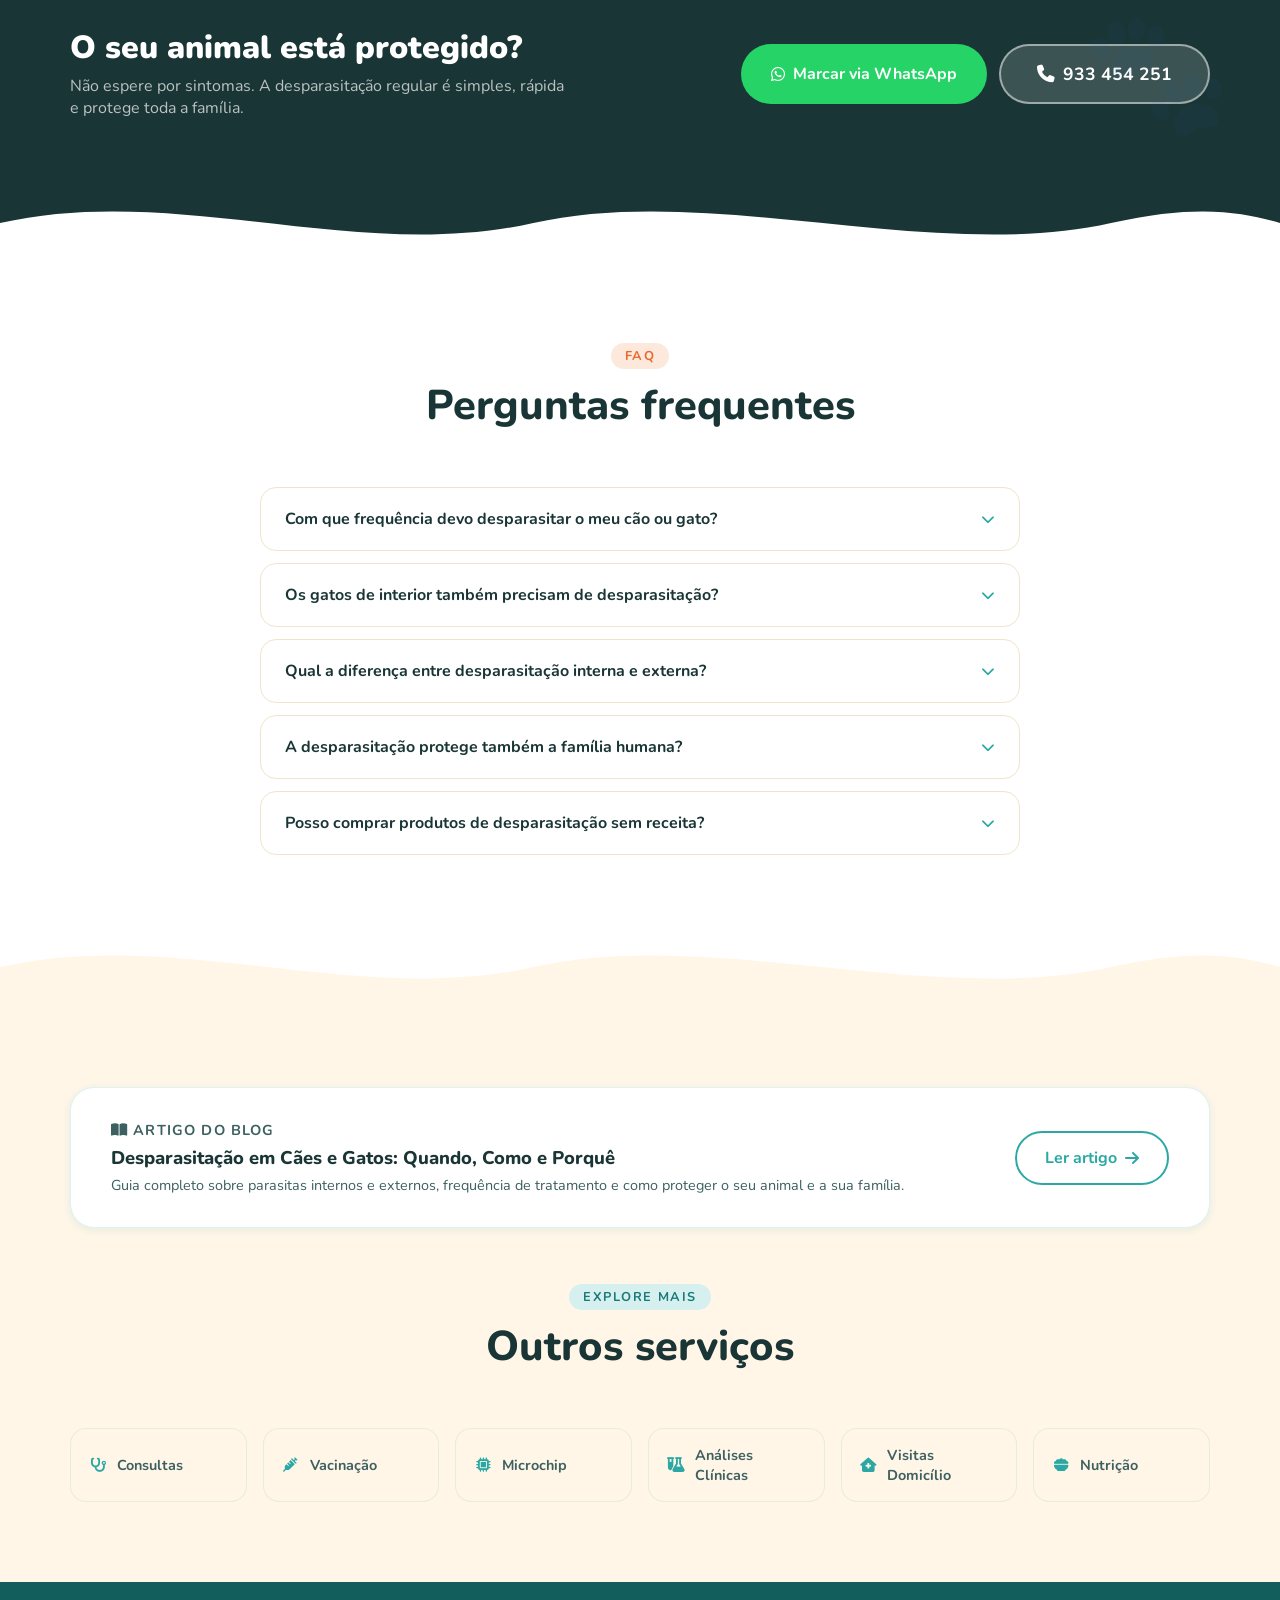
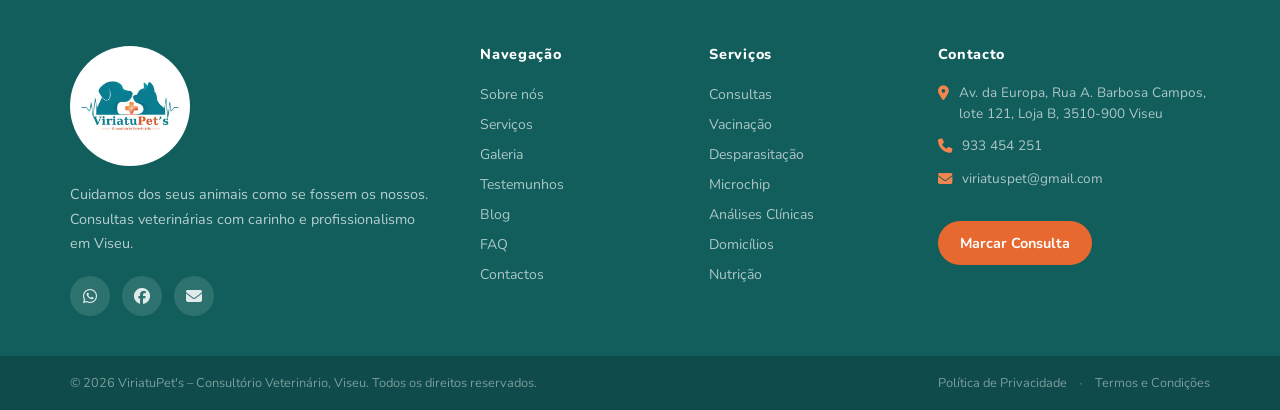
<file: servicos/desparasitacao/index.html>
<!DOCTYPE html>
<html lang="pt-PT">
<head>
    <meta charset="UTF-8">
    <meta name="viewport" content="width=device-width, initial-scale=1.0">
    <title>Desparasitação de Cães e Gatos em Viseu | ViriatuPet's</title>
    <meta name="description" content="Desparasitação interna e externa de cães e gatos em Viseu. Tratamentos preventivos adaptados ao estilo de vida do seu animal na ViriatuPet's – Consultório Veterinário em Viseu.">
    <meta name="robots" content="index, follow">
    <link rel="canonical" href="https://viriatuspets.pt/servicos/desparasitacao/">
    <link rel="alternate" hreflang="pt-PT" href="https://viriatuspets.pt/servicos/desparasitacao/">
    <meta property="og:type" content="website">
    <meta property="og:locale" content="pt_PT">
    <meta property="og:title" content="Desparasitação de Cães e Gatos em Viseu | ViriatuPet's">
    <meta property="og:description" content="Proteja o seu animal e a sua família. Desparasitação interna e externa personalizada para cães e gatos em Viseu.">
    <meta property="og:url" content="https://viriatuspets.pt/servicos/desparasitacao/">
    <meta property="og:site_name" content="ViriatuPet's – Consultório Veterinário">

    <script type="application/ld+json">
    {"@context":"https://schema.org","@graph":[{"@type":"MedicalBusiness","@id":"https://viriatuspets.pt/#business","name":"ViriatuPet's – Consultório Veterinário","url":"https://viriatuspets.pt","telephone":"+351933454251","email":"viriatuspet@gmail.com","address":{"@type":"PostalAddress","streetAddress":"Av. da Europa, Rua Alexandre Barbosa Campos, lote 121, Loja B","addressLocality":"Viseu","postalCode":"3510-900","addressCountry":"PT"},"geo":{"@type":"GeoCoordinates","latitude":40.6675621,"longitude":-7.916406}},{"@type":"Service","name":"Desparasitação de Cães e Gatos","description":"Tratamentos de desparasitação interna e externa para cães, gatos e animais exóticos em Viseu. Protocolos adaptados ao estilo de vida e espécie do animal.","provider":{"@id":"https://viriatuspets.pt/#business"},"areaServed":{"@type":"City","name":"Viseu"},"serviceType":"Veterinary Parasite Treatment","url":"https://viriatuspets.pt/servicos/desparasitacao/"},{"@type":"BreadcrumbList","itemListElement":[{"@type":"ListItem","position":1,"name":"Início","item":"https://viriatuspets.pt/"},{"@type":"ListItem","position":2,"name":"Serviços","item":"https://viriatuspets.pt/servicos/"},{"@type":"ListItem","position":3,"name":"Desparasitação","item":"https://viriatuspets.pt/servicos/desparasitacao/"}]},{"@type":"FAQPage","mainEntity":[{"@type":"Question","name":"Com que frequência devo desparasitar o meu cão ou gato?","acceptedAnswer":{"@type":"Answer","text":"A desparasitação interna deve ser feita a cada 3 meses em animais adultos. A desparasitação externa (pulgas e carraças) deve ser feita mensalmente ou conforme o produto utilizado. O veterinário adapta a frequência ao estilo de vida do animal."}},{"@type":"Question","name":"Os gatos de interior também precisam de desparasitação?","acceptedAnswer":{"@type":"Answer","text":"Sim. Mesmo gatos de interior estão expostos a parasitas — pulgas podem entrar em casa através de roupas e calçado, e parasitas internos podem ser transmitidos por presas ou terra de plantas. A desparasitação regular é recomendada para todos os gatos."}},{"@type":"Question","name":"Qual a diferença entre desparasitação interna e externa?","acceptedAnswer":{"@type":"Answer","text":"A desparasitação interna combate parasitas intestinais como lombrigas, ténia e giárdia. A desparasitação externa protege contra pulgas, carraças, piolhos e ácaros. Muitos animais precisam de ambas, com produtos e frequências diferentes."}},{"@type":"Question","name":"A desparasitação protege também a família humana?","acceptedAnswer":{"@type":"Answer","text":"Sim. Alguns parasitas de animais são zoonoses — podem ser transmitidos a humanos, especialmente crianças. Manter o animal desparasitado protege toda a família. A ténia e a toxocaríase são exemplos de parasitoses transmissíveis."}},{"@type":"Question","name":"Posso comprar produtos de desparasitação sem receita?","acceptedAnswer":{"@type":"Answer","text":"Alguns produtos estão disponíveis sem receita, mas a eficácia varia muito. O veterinário pode prescrever produtos mais eficazes e adequados ao peso, espécie e estilo de vida do animal, evitando subdosagens ou produtos inadequados."}}]}]}
    </script>

    <link rel="preconnect" href="https://fonts.googleapis.com">
    <link rel="preconnect" href="https://fonts.gstatic.com" crossorigin>
    <link href="https://fonts.googleapis.com/css2?family=Nunito:wght@400;500;600;700;800;900&family=Nunito+Sans:wght@400;500;600&display=swap" rel="stylesheet">
    <link rel="stylesheet" href="https://cdnjs.cloudflare.com/ajax/libs/font-awesome/6.5.1/css/all.min.css">
    <link rel="stylesheet" href="../../css/style.css">
    <link rel="stylesheet" href="../style.css">

    <style>
        /* ---- Dois tipos de desparasitação (2 large cards) ---- */
        .desp-grid {
            display: grid;
            grid-template-columns: repeat(auto-fit, minmax(300px, 1fr));
            gap: 1.5rem;
            margin-top: 3rem;
        }
        .desp-card {
            background: #fff;
            border-radius: var(--r-lg);
            overflow: hidden;
            box-shadow: var(--shadow-sm);
            border: 1px solid rgba(43,168,164,.1);
            transition: transform var(--transition), box-shadow var(--transition);
        }
        .desp-card:hover { transform: translateY(-5px); box-shadow: var(--shadow-md); }
        .desp-card-head {
            padding: 1.75rem 2rem;
            display: flex;
            align-items: flex-start;
            gap: 1rem;
        }
        .desp-card-head.teal   { background: linear-gradient(135deg, var(--teal-dark), var(--teal)); }
        .desp-card-head.orange { background: linear-gradient(135deg, var(--orange), var(--orange-light)); }
        .desp-card-head-icon {
            width: 52px; height: 52px;
            background: rgba(255,255,255,.2);
            border-radius: var(--r-sm);
            display: flex; align-items: center; justify-content: center;
            font-size: 1.4rem; color: #fff; flex-shrink: 0;
        }
        .desp-card-head h3   { font-size: 1.2rem; font-weight: 900; color: #fff; margin-bottom: .25rem; }
        .desp-card-head p    { font-size: .85rem; color: rgba(255,255,255,.82); }
        .desp-card-body      { padding: 1.5rem 2rem 2rem; }
        .desp-card-body > p  { font-size: .95rem; color: var(--text-mid); line-height: 1.7; margin-bottom: 1.25rem; }
        .desp-bullets {
            list-style: none;
            display: flex; flex-direction: column; gap: .65rem;
            margin-bottom: 1.5rem;
        }
        .desp-bullets li {
            display: flex; align-items: flex-start; gap: .65rem;
            font-size: .92rem; color: var(--text-mid); line-height: 1.5;
        }
        .desp-bullets li i { margin-top: 3px; flex-shrink: 0; font-size: .8rem; }
        .desp-bullets li i.ti { color: var(--teal); }
        .desp-bullets li i.oi { color: var(--orange); }
        .desp-tag {
            display: inline-flex; align-items: center; gap: .4rem;
            font-size: 12px; font-weight: 700; padding: .3rem .85rem;
            border-radius: 50px; letter-spacing: .03em;
        }
        .desp-tag.teal   { background: var(--teal-pale);   color: var(--teal-dark); }
        .desp-tag.orange { background: var(--orange-pale); color: var(--orange); }

        @media (max-width: 640px) {
            .desp-grid { grid-template-columns: 1fr; }
            .desp-card-body { padding: 1.25rem 1.25rem 1.5rem; }
            .desp-card-head { padding: 1.5rem 1.25rem; }
        }
    </style>
</head>
<body>

<!-- ========== NAVBAR ========== -->
<nav class="navbar" id="navbar">
    <div class="container nav-container">
        <a href="../../index.html" class="nav-brand">
            <div class="nav-logo-img">
                <img src="../../images/Logo.jpg" alt="ViriatuPet's Logo">
            </div>
            <div class="nav-brand-text">
                <span class="nav-name">ViriatuPet's</span>
                <span class="nav-sub">Consultório Veterinário</span>
            </div>
        </a>

        <ul class="nav-menu" id="navMenu">
            <li><a href="../../index.html#sobre" class="nav-link">Sobre</a></li>
            <li class="nav-item-dropdown">
                <a href="../../index.html#servicos" class="nav-link">Serviços <i class="fas fa-chevron-down nav-caret"></i></a>
                <ul class="nav-dropdown">
                    <li><a href="../consultas/index.html"><i class="fas fa-stethoscope"></i> Consultas</a></li>
                    <li><a href="../vacinacao/index.html"><i class="fas fa-syringe"></i> Vacinação</a></li>
                    <li><a href="../desparasitacao/index.html"><i class="fas fa-shield-virus"></i> Desparasitação</a></li>
                    <li><a href="../microchip/index.html"><i class="fas fa-microchip"></i> Microchip</a></li>
                    <li><a href="../analises-clinicas/index.html"><i class="fas fa-flask"></i> Análises Clínicas</a></li>
                    <li><a href="../visitas-domicilio/index.html"><i class="fas fa-house-medical"></i> Visitas Domicílio</a></li>
                    <li><a href="../nutricao/index.html"><i class="fas fa-bowl-food"></i> Nutrição</a></li>
                </ul>
            </li>
            <li><a href="../../blog.html" class="nav-link">Blog</a></li>
            <li><a href="../../index.html#contactos" class="nav-link">Contactos</a></li>
            <li><a href="../../index.html#marcacao" class="nav-cta-btn">Marcar Consulta</a></li>
        </ul>

        <button class="hamburger" id="hamburger" aria-label="Abrir menu" aria-expanded="false">
            <span></span><span></span><span></span>
        </button>
    </div>
</nav>

<!-- ========== BREADCRUMB ========== -->
<div class="breadcrumb">
    <nav class="container bc-inner" aria-label="Breadcrumb">
        <a href="../../index.html">Início</a>
        <span class="bc-sep"><i class="fas fa-chevron-right"></i></span>
        <a href="../../index.html#servicos">Serviços</a>
        <span class="bc-sep"><i class="fas fa-chevron-right"></i></span>
        <span>Desparasitação</span>
    </nav>
</div>

<!-- ========== HERO ========== -->
<header class="svc-hero">

    <div class="svc-hero-paws" aria-hidden="true">
        <svg class="paw-pattern" xmlns="http://www.w3.org/2000/svg">
            <defs>
                <pattern id="pawPatternHero" patternUnits="userSpaceOnUse" width="330" height="330">
                    <g fill="rgba(255,255,255,0.06)" transform="rotate(-20, 165, 155)">
                        <ellipse cx="165" cy="155" rx="55" ry="43"/>
                        <ellipse cx="94"  cy="100" rx="19" ry="23"/>
                        <ellipse cx="142" cy="82"  rx="19" ry="23"/>
                        <ellipse cx="188" cy="82"  rx="19" ry="23"/>
                        <ellipse cx="236" cy="100" rx="19" ry="23"/>
                    </g>
                </pattern>
            </defs>
            <rect width="100%" height="100%" fill="url(#pawPatternHero)"/>
        </svg>
    </div>

    <div class="svc-hero-inner">
        <div data-aos="fade-up">
            <div class="svc-hero-badge"><i class="fas fa-shield-virus"></i> Serviço Veterinário</div>
            <h1>Desparasitação de Cães e Gatos em Viseu</h1>
            <p>Proteja o seu animal e a sua família. Tratamentos preventivos internos e externos, adaptados ao estilo de vida, peso e espécie do seu companheiro.</p>
            <div class="svc-hero-actions">
                <a href="https://wa.me/351933454251?text=Ol%C3%A1!%20Gostaria%20de%20marcar%20uma%20desparasita%C3%A7%C3%A3o%20na%20ViriatuPet%27s."
                   class="btn btn-whatsapp" target="_blank" rel="noopener noreferrer">
                    <i class="fab fa-whatsapp"></i> Marcar Desparasitação
                </a>
                <a href="../../index.html#marcacao" class="btn btn-outline-white">
                    <i class="far fa-calendar-alt"></i> Formulário Online
                </a>
            </div>
            <div class="svc-hero-chips">
                <span class="svc-hero-chip"><i class="fas fa-dog"></i> Cães</span>
                <span class="svc-hero-chip"><i class="fas fa-cat"></i> Gatos</span>
                <span class="svc-hero-chip"><i class="fas fa-shield-virus"></i> Interna &amp; Externa</span>
                <span class="svc-hero-chip"><i class="fas fa-house-user"></i> Protege a família</span>
                <span class="svc-hero-chip"><i class="fas fa-pills"></i> Produto adequado ao animal</span>
            </div>
        </div>

        <div class="svc-hero-img" data-aos="fade-left">
            <img src="../../images/Desparasitação em Cães 16.9.jpeg"
                 alt="Desparasitação de cão na ViriatuPet's – Consultório Veterinário em Viseu"
                 width="600" height="420" loading="eager">
            <div class="svc-hero-img-badge">
                <div class="svc-hero-img-badge-icon"><i class="fas fa-shield-virus"></i></div>
                <div>
                    <strong>Proteção completa</strong>
                    <span>Interna e externa</span>
                </div>
            </div>
        </div>
    </div>

    <div class="hero-wave" aria-hidden="true">
        <svg viewBox="0 0 1440 100" preserveAspectRatio="none">
            <path d="M0,50 C200,100 400,0 600,50 C800,100 1050,0 1250,50 C1350,75 1400,60 1440,50 L1440,100 L0,100 Z" fill="#FFF6E8"/>
        </svg>
    </div>
</header>

<!-- ========== INTERNA VS EXTERNA ========== -->
<section class="sec paw-section" style="background:var(--cream)">

    <div class="paw-section-bg" aria-hidden="true">
        <svg xmlns="http://www.w3.org/2000/svg">
            <defs>
                <pattern id="pawPatternCream1" patternUnits="userSpaceOnUse" width="240" height="180">
                    <g fill="rgba(43,168,164,0.055)">
                        <g transform="rotate(-18, 52, 50)">
                            <ellipse cx="52" cy="50" rx="14" ry="11"/>
                            <ellipse cx="34" cy="36" rx="5" ry="6"/>
                            <ellipse cx="46" cy="31" rx="5" ry="6"/>
                            <ellipse cx="58" cy="31" rx="5" ry="6"/>
                            <ellipse cx="70" cy="36" rx="5" ry="6"/>
                        </g>
                        <g transform="rotate(20, 182, 44)">
                            <ellipse cx="182" cy="44" rx="14" ry="11"/>
                            <ellipse cx="164" cy="30" rx="5" ry="6"/>
                            <ellipse cx="176" cy="25" rx="5" ry="6"/>
                            <ellipse cx="188" cy="25" rx="5" ry="6"/>
                            <ellipse cx="200" cy="30" rx="5" ry="6"/>
                        </g>
                        <g transform="rotate(-32, 112, 136)">
                            <ellipse cx="112" cy="136" rx="14" ry="11"/>
                            <ellipse cx="94"  cy="122" rx="5" ry="6"/>
                            <ellipse cx="106" cy="117" rx="5" ry="6"/>
                            <ellipse cx="118" cy="117" rx="5" ry="6"/>
                            <ellipse cx="130" cy="122" rx="5" ry="6"/>
                        </g>
                    </g>
                </pattern>
            </defs>
            <rect width="100%" height="100%" fill="url(#pawPatternCream1)"/>
        </svg>
    </div>

    <div class="container" data-aos="fade-up">
        <div class="section-header">
            <div class="section-label">Dois tipos de proteção</div>
            <h2 class="section-title">Interna e externa — <span style="color:var(--teal)">proteção a 360º</span></h2>
            <p class="section-subtitle">Os parasitas atacam por dentro e por fora. Uma desparasitação completa cobre ambas as frentes.</p>
        </div>

        <div class="desp-grid">
            <div class="desp-card" data-aos="fade-up" data-aos-delay="50">
                <div class="desp-card-head teal">
                    <div class="desp-card-head-icon"><i class="fas fa-bug"></i></div>
                    <div>
                        <h3>Desparasitação Interna</h3>
                        <p>Combate parasitas intestinais</p>
                    </div>
                </div>
                <div class="desp-card-body">
                    <p>Elimina lombrigas, ténias, ancilostomas, giárdia e outros parasitas que vivem no sistema digestivo do animal — muitas vezes sem sintomas visíveis.</p>
                    <ul class="desp-bullets">
                        <li><i class="fas fa-check ti"></i> Comprimido ou pasta oral</li>
                        <li><i class="fas fa-check ti"></i> A cada 3 meses em adultos</li>
                        <li><i class="fas fa-check ti"></i> Mensalmente em cachorros até 6 meses</li>
                        <li><i class="fas fa-check ti"></i> Obrigatória antes de qualquer vacinação</li>
                    </ul>
                    <span class="desp-tag teal"><i class="fas fa-paw"></i> Recomendada para todos os animais</span>
                </div>
            </div>

            <div class="desp-card" data-aos="fade-up" data-aos-delay="100">
                <div class="desp-card-head orange">
                    <div class="desp-card-head-icon"><i class="fas fa-shield-alt"></i></div>
                    <div>
                        <h3>Desparasitação Externa</h3>
                        <p>Combate pulgas, carraças e ácaros</p>
                    </div>
                </div>
                <div class="desp-card-body">
                    <p>Protege o animal de parasitas que vivem no pelo e na pele — pulgas, carraças, piolhos e ácaros. Muitos transmitem doenças graves como a leishmaniose.</p>
                    <ul class="desp-bullets">
                        <li><i class="fas fa-check oi"></i> Pipeta, coleira ou comprimido</li>
                        <li><i class="fas fa-check oi"></i> Mensal ou conforme o produto</li>
                        <li><i class="fas fa-check oi"></i> Especialmente importante em Viseu (zona rural/florestal)</li>
                        <li><i class="fas fa-check oi"></i> Protege também o ambiente doméstico</li>
                    </ul>
                    <span class="desp-tag orange"><i class="fas fa-map-marker-alt"></i> Especialmente importante em Viseu</span>
                </div>
            </div>
        </div>
    </div>
</section>

<!-- Onda: cream → branco -->
<div class="svc-wave" style="background:var(--cream)" aria-hidden="true">
    <svg viewBox="0 0 1440 80" preserveAspectRatio="none">
        <path d="M0,40 C200,0 400,80 600,40 C800,0 1050,80 1250,40 C1350,20 1400,30 1440,40 L1440,80 L0,80 Z" fill="#ffffff"/>
    </svg>
</div>

<!-- ========== PORQUÊ É IMPORTANTE ========== -->
<section class="sec" style="background:#fff">
    <div class="container">
        <div class="split">
            <div class="split-img" data-aos="fade-right">
                <img src="../../images/Desparasitação em Cães 4.3.jpeg"
                     alt="Desparasitação de cão na ViriatuPet's em Viseu" width="580" height="460" loading="lazy">
                <div class="split-img-tag">🐾 ViriatuPet's, Viseu</div>
            </div>
            <div data-aos="fade-left">
                <div class="section-label">Porquê é importante</div>
                <h2 class="section-title">Protege o animal — <span style="color:var(--teal)">e a sua família</span></h2>
                <p style="color:var(--text-mid);margin-bottom:.5rem;font-size:.97rem;line-height:1.7">Alguns parasitas de animais são zoonoses — podem ser transmitidos a humanos, especialmente crianças. Desparasitar o seu animal é um ato de saúde pública.</p>
                <ul class="check-list">
                    <li>A ténia e a toxocaríase são transmissíveis a humanos</li>
                    <li>Pulgas podem infestar a casa inteira em dias</li>
                    <li>Carraças transmitem doenças graves como a erliquiose</li>
                    <li>Em Viseu, o risco de leishmaniose por carraças é real</li>
                    <li>Animais de interior também estão expostos</li>
                    <li>Cachorros e gatinhos são especialmente vulneráveis</li>
                </ul>
                <a href="https://wa.me/351933454251?text=Ol%C3%A1!%20Gostaria%20de%20marcar%20uma%20desparasita%C3%A7%C3%A3o%20na%20ViriatuPet%27s."
                   class="btn btn-primary" target="_blank" rel="noopener noreferrer">
                    <i class="fab fa-whatsapp"></i> Marcar Desparasitação
                </a>
            </div>
        </div>
    </div>
</section>

<!-- ========== CALENDÁRIO DE DESPARASITAÇÃO ========== -->
<section class="teal-section paw-section" style="padding:0">

    <!-- Onda superior: branco → teal -->
    <div class="svc-wave" aria-hidden="true">
        <svg viewBox="0 0 1440 80" preserveAspectRatio="none">
            <path d="M0,40 C200,80 400,0 600,40 C800,80 1050,0 1250,40 C1350,60 1400,50 1440,40 L1440,0 L0,0 Z" fill="#ffffff"/>
        </svg>
    </div>

    <div class="paw-section-bg" aria-hidden="true">
        <svg xmlns="http://www.w3.org/2000/svg">
            <defs>
                <pattern id="pawPatternTeal" patternUnits="userSpaceOnUse" width="240" height="180">
                    <g fill="rgba(255,255,255,0.05)">
                        <g transform="rotate(-15, 58, 52)">
                            <ellipse cx="58" cy="52" rx="14" ry="11"/>
                            <ellipse cx="40" cy="38" rx="5" ry="6"/>
                            <ellipse cx="52" cy="33" rx="5" ry="6"/>
                            <ellipse cx="64" cy="33" rx="5" ry="6"/>
                            <ellipse cx="76" cy="38" rx="5" ry="6"/>
                        </g>
                        <g transform="rotate(22, 188, 48)">
                            <ellipse cx="188" cy="48" rx="14" ry="11"/>
                            <ellipse cx="170" cy="34" rx="5" ry="6"/>
                            <ellipse cx="182" cy="29" rx="5" ry="6"/>
                            <ellipse cx="194" cy="29" rx="5" ry="6"/>
                            <ellipse cx="206" cy="34" rx="5" ry="6"/>
                        </g>
                        <g transform="rotate(-30, 115, 142)">
                            <ellipse cx="115" cy="142" rx="14" ry="11"/>
                            <ellipse cx="97"  cy="128" rx="5" ry="6"/>
                            <ellipse cx="109" cy="123" rx="5" ry="6"/>
                            <ellipse cx="121" cy="123" rx="5" ry="6"/>
                            <ellipse cx="133" cy="128" rx="5" ry="6"/>
                        </g>
                    </g>
                </pattern>
            </defs>
            <rect width="100%" height="100%" fill="url(#pawPatternTeal)"/>
        </svg>
    </div>

    <div class="container" style="padding-top:3rem;padding-bottom:1rem;position:relative;z-index:1">
        <div class="section-header" data-aos="fade-up">
            <div class="section-label light">Com que frequência</div>
            <h2 class="section-title light">Calendário de desparasitação</h2>
            <p class="section-subtitle light">A frequência certa depende da idade e estilo de vida do animal. Aqui fica o guia de referência.</p>
        </div>

        <div class="cal-grid" data-aos="fade-up">
            <div class="cal-card" data-aos="fade-up" data-aos-delay="50">
                <div class="cal-head">
                    <div class="cal-age">Até 6 meses</div>
                    <div class="cal-who">Cachorro / Gatinho</div>
                </div>
                <div class="cal-body">
                    <div class="cal-item"><div class="cal-dot"></div>Interna: de 2 em 2 semanas até 3 meses</div>
                    <div class="cal-item"><div class="cal-dot"></div>Interna: mensal dos 3 aos 6 meses</div>
                    <div class="cal-item"><div class="cal-dot"></div>Externa: mensal desde as 8 semanas</div>
                </div>
            </div>
            <div class="cal-card" data-aos="fade-up" data-aos-delay="100">
                <div class="cal-head">
                    <div class="cal-age">Adulto saudável</div>
                    <div class="cal-who">Cão / Gato</div>
                </div>
                <div class="cal-body">
                    <div class="cal-item"><div class="cal-dot"></div>Interna: a cada 3 meses</div>
                    <div class="cal-item"><div class="cal-dot"></div>Externa: mensal (pipeta/comprimido)</div>
                    <div class="cal-item"><div class="cal-dot"></div>Ou coleira com duração de 4–8 meses</div>
                </div>
            </div>
            <div class="cal-card" data-aos="fade-up" data-aos-delay="150">
                <div class="cal-head">
                    <div class="cal-age">Acesso ao exterior</div>
                    <div class="cal-who">Cão / Gato ativo</div>
                </div>
                <div class="cal-body">
                    <div class="cal-item"><div class="cal-dot"></div>Interna: a cada 1–3 meses</div>
                    <div class="cal-item"><div class="cal-dot"></div>Externa: mensal obrigatório</div>
                    <div class="cal-item"><div class="cal-dot"></div>Revisão veterinária anual do protocolo</div>
                </div>
            </div>
            <div class="cal-card" data-aos="fade-up" data-aos-delay="200">
                <div class="cal-head orange">
                    <div class="cal-age">Fêmea gestante</div>
                    <div class="cal-who">Protocolo especial</div>
                </div>
                <div class="cal-body">
                    <div class="cal-item"><div class="cal-dot o"></div>Produtos seguros para gestação</div>
                    <div class="cal-item"><div class="cal-dot o"></div>Desparasitação antes do parto</div>
                    <div class="cal-item"><div class="cal-dot o"></div>Cachorros/gatinhos tratados desde o nascimento</div>
                    <div class="cal-item"><div class="cal-dot o"></div>Consulte sempre o veterinário</div>
                </div>
            </div>
        </div>
    </div>

    <!-- Onda inferior: teal → cream -->
    <div class="svc-wave" aria-hidden="true" style="position:relative;z-index:1">
        <svg viewBox="0 0 1440 80" preserveAspectRatio="none">
            <path d="M0,40 C200,0 400,80 600,40 C800,0 1050,80 1250,40 C1350,20 1400,30 1440,40 L1440,80 L0,80 Z" fill="#FFF6E8"/>
        </svg>
    </div>
</section>

<!-- Onda: cream → escuro -->
<div class="svc-wave" style="background:var(--cream)" aria-hidden="true">
    <svg viewBox="0 0 1440 80" preserveAspectRatio="none">
        <path d="M0,40 C200,0 400,80 600,40 C800,0 1050,80 1250,40 C1350,20 1400,30 1440,40 L1440,80 L0,80 Z" fill="#1A3535"/>
    </svg>
</div>

<!-- ========== CTA ESCURA ========== -->
<section class="cta-band">
    <div class="container cta-band-inner">
        <div class="cta-band-text" data-aos="fade-up">
            <h2>O seu animal está protegido?</h2>
            <p>Não espere por sintomas. A desparasitação regular é simples, rápida e protege toda a família.</p>
        </div>
        <div class="cta-band-btns" data-aos="fade-up" data-aos-delay="100">
            <a href="https://wa.me/351933454251?text=Ol%C3%A1!%20Gostaria%20de%20marcar%20uma%20desparasita%C3%A7%C3%A3o%20na%20ViriatuPet%27s."
               class="btn btn-whatsapp" target="_blank" rel="noopener noreferrer">
                <i class="fab fa-whatsapp"></i> Marcar via WhatsApp
            </a>
            <a href="tel:+351933454251" class="btn btn-phone-lg">
                <i class="fas fa-phone"></i> 933 454 251
            </a>
        </div>
    </div>
</section>

<!-- Onda: escuro → branco -->
<div class="svc-wave" style="background:#1A3535" aria-hidden="true">
    <svg viewBox="0 0 1440 80" preserveAspectRatio="none">
        <path d="M0,40 C200,0 400,80 600,40 C800,0 1050,80 1250,40 C1350,20 1400,30 1440,40 L1440,80 L0,80 Z" fill="#ffffff"/>
    </svg>
</div>

<!-- ========== FAQ ========== -->
<section class="sec" style="background:#fff; padding-bottom:2rem">
    <div class="container">
        <div class="section-header" data-aos="fade-up">
            <div class="section-label">FAQ</div>
            <h2 class="section-title">Perguntas frequentes</h2>
        </div>

        <div class="faq-list" data-aos="fade-up">
            <div class="faq-item">
                <button class="faq-q" aria-expanded="false">
                    <span>Com que frequência devo desparasitar o meu cão ou gato?</span>
                    <i class="fas fa-chevron-down"></i>
                </button>
                <div class="faq-a">
                    <p>A desparasitação interna deve ser feita a cada 3 meses em animais adultos. A desparasitação externa (pulgas e carraças) deve ser feita mensalmente ou conforme o produto utilizado. O veterinário adapta a frequência ao estilo de vida do animal.</p>
                </div>
            </div>

            <div class="faq-item">
                <button class="faq-q" aria-expanded="false">
                    <span>Os gatos de interior também precisam de desparasitação?</span>
                    <i class="fas fa-chevron-down"></i>
                </button>
                <div class="faq-a">
                    <p>Sim. Mesmo gatos de interior estão expostos a parasitas — pulgas podem entrar em casa através de roupas e calçado, e parasitas internos podem ser transmitidos por presas ou terra de plantas. A desparasitação regular é recomendada para todos os gatos.</p>
                </div>
            </div>

            <div class="faq-item">
                <button class="faq-q" aria-expanded="false">
                    <span>Qual a diferença entre desparasitação interna e externa?</span>
                    <i class="fas fa-chevron-down"></i>
                </button>
                <div class="faq-a">
                    <p>A desparasitação interna combate parasitas intestinais como lombrigas, ténia e giárdia. A desparasitação externa protege contra pulgas, carraças, piolhos e ácaros. Muitos animais precisam de ambas, com produtos e frequências diferentes.</p>
                </div>
            </div>

            <div class="faq-item">
                <button class="faq-q" aria-expanded="false">
                    <span>A desparasitação protege também a família humana?</span>
                    <i class="fas fa-chevron-down"></i>
                </button>
                <div class="faq-a">
                    <p>Sim. Alguns parasitas de animais são zoonoses — podem ser transmitidos a humanos, especialmente crianças. Manter o animal desparasitado protege toda a família. A ténia e a toxocaríase são exemplos de parasitoses transmissíveis.</p>
                </div>
            </div>

            <div class="faq-item">
                <button class="faq-q" aria-expanded="false">
                    <span>Posso comprar produtos de desparasitação sem receita?</span>
                    <i class="fas fa-chevron-down"></i>
                </button>
                <div class="faq-a">
                    <p>Alguns produtos estão disponíveis sem receita, mas a eficácia varia muito. O veterinário pode prescrever produtos mais eficazes e adequados ao peso, espécie e estilo de vida do animal, evitando subdosagens ou produtos inadequados.</p>
                </div>
            </div>
        </div>
    </div>
</section>

<!-- Onda: branco → cream -->
<div class="svc-wave" style="background:#fff" aria-hidden="true">
    <svg viewBox="0 0 1440 80" preserveAspectRatio="none">
        <path d="M0,40 C200,0 400,80 600,40 C800,0 1050,80 1250,40 C1350,20 1400,30 1440,40 L1440,80 L0,80 Z" fill="#FFF6E8"/>
    </svg>
</div>

<!-- ========== ARTIGO + OUTROS SERVIÇOS ========== -->
<section class="sec" style="background:var(--cream)">
    <div class="container">

        <div class="svc-blog-card" data-aos="fade-up">
            <div>
                <p class="svc-blog-card-ey"><i class="fas fa-book-open"></i> Artigo do Blog</p>
                <h3>Desparasitação em Cães e Gatos: Quando, Como e Porquê</h3>
                <p>Guia completo sobre parasitas internos e externos, frequência de tratamento e como proteger o seu animal e a sua família.</p>
            </div>
            <a href="../../blog/desparasitacao-caes-gatos.html" class="btn btn-outline-teal">
                Ler artigo <i class="fas fa-arrow-right"></i>
            </a>
        </div>

        <div style="margin-top:3.5rem">
            <div class="section-header" data-aos="fade-up">
                <div class="section-label teal">Explore mais</div>
                <h2 class="section-title">Outros serviços</h2>
            </div>
            <div class="s-chips">
                <a href="../consultas/index.html"         class="s-chip" data-aos="fade-up" data-aos-delay="50"><i class="fas fa-stethoscope"></i> Consultas</a>
                <a href="../vacinacao/index.html"          class="s-chip" data-aos="fade-up" data-aos-delay="100"><i class="fas fa-syringe"></i> Vacinação</a>
                <a href="../microchip/index.html"          class="s-chip" data-aos="fade-up" data-aos-delay="150"><i class="fas fa-microchip"></i> Microchip</a>
                <a href="../analises-clinicas/index.html"  class="s-chip" data-aos="fade-up" data-aos-delay="200"><i class="fas fa-flask-vial"></i> Análises Clínicas</a>
                <a href="../visitas-domicilio/index.html"  class="s-chip" data-aos="fade-up" data-aos-delay="250"><i class="fas fa-house-medical"></i> Visitas Domicílio</a>
                <a href="../nutricao/index.html"           class="s-chip" data-aos="fade-up" data-aos-delay="300"><i class="fas fa-bowl-food"></i> Nutrição</a>
            </div>
        </div>
    </div>
</section>

<!-- ========== FOOTER ========== -->
<footer class="footer">
    <div class="footer-top">
        <div class="container">
            <div class="footer-grid">
                <div class="footer-brand-col">
                    <div class="footer-logo">
                        <img src="../../images/Logo.jpg" alt="ViriatuPet's Logo" class="footer-logo-img">
                    </div>
                    <p class="footer-desc">
                        Cuidamos dos seus animais como se fossem os nossos.
                        Consultas veterinárias com carinho e profissionalismo em Viseu.
                    </p>
                    <div class="footer-socials">
                        <a href="https://wa.me/351933454251" aria-label="WhatsApp"
                           target="_blank" rel="noopener noreferrer"><i class="fab fa-whatsapp"></i></a>
                        <a href="https://www.facebook.com/profile.php?id=61583484770981" aria-label="Facebook"
                           target="_blank" rel="noopener noreferrer"><i class="fab fa-facebook"></i></a>
                        <a href="mailto:viriatuspet@gmail.com" aria-label="Email"><i class="fas fa-envelope"></i></a>
                    </div>
                </div>

                <div class="footer-links-col">
                    <h4>Navegação</h4>
                    <ul>
                        <li><a href="../../index.html#sobre">Sobre nós</a></li>
                        <li><a href="../../index.html#servicos">Serviços</a></li>
                        <li><a href="../../index.html#galeria">Galeria</a></li>
                        <li><a href="../../index.html#testemunhos">Testemunhos</a></li>
                        <li><a href="../../blog.html">Blog</a></li>
                        <li><a href="../../index.html#faq">FAQ</a></li>
                        <li><a href="../../index.html#contactos">Contactos</a></li>
                    </ul>
                </div>

                <div class="footer-services-col">
                    <h4>Serviços</h4>
                    <ul>
                        <li><a href="../consultas/index.html">Consultas</a></li>
                        <li><a href="../vacinacao/index.html">Vacinação</a></li>
                        <li><a href="./index.html">Desparasitação</a></li>
                        <li><a href="../microchip/index.html">Microchip</a></li>
                        <li><a href="../analises-clinicas/index.html">Análises Clínicas</a></li>
                        <li><a href="../visitas-domicilio/index.html">Domicílios</a></li>
                        <li><a href="../nutricao/index.html">Nutrição</a></li>
                    </ul>
                </div>

                <div class="footer-contact-col">
                    <h4>Contacto</h4>
                    <div class="footer-contact-item">
                        <i class="fas fa-location-dot"></i>
                        <span>Av. da Europa, Rua A. Barbosa Campos, lote 121, Loja B, 3510-900 Viseu</span>
                    </div>
                    <div class="footer-contact-item">
                        <i class="fas fa-phone"></i>
                        <a href="tel:+351933454251">933 454 251</a>
                    </div>
                    <div class="footer-contact-item">
                        <i class="fas fa-envelope"></i>
                        <a href="mailto:viriatuspet@gmail.com">viriatuspet@gmail.com</a>
                    </div>
                    <a href="../../index.html#marcacao" class="btn btn-primary btn-sm footer-cta-btn">Marcar Consulta</a>
                </div>
            </div>
        </div>
    </div>

    <div class="footer-bottom">
        <div class="container">
            <p>© 2026 ViriatuPet's – Consultório Veterinário, Viseu. Todos os direitos reservados.</p>
            <div class="footer-bottom-links">
                <a href="../../privacy.html">Política de Privacidade</a>
                <span>·</span>
                <a href="#">Termos e Condições</a>
            </div>
        </div>
    </div>
</footer>

<!-- ========== WHATSAPP FLUTUANTE ========== -->
<a href="https://wa.me/351933454251?text=Ol%C3%A1!%20Gostaria%20de%20marcar%20uma%20desparasita%C3%A7%C3%A3o%20na%20ViriatuPet%27s."
   class="whatsapp-float" target="_blank" rel="noopener noreferrer" aria-label="Marcar desparasitação via WhatsApp">
    <i class="fab fa-whatsapp"></i>
    <span class="wa-tooltip">Marcar Desparasitação</span>
</a>

<!-- ========== VOLTAR AO TOPO ========== -->
<button class="back-to-top" id="backToTop" aria-label="Voltar ao topo">
    <i class="fas fa-chevron-up"></i>
</button>

<script src="../../js/script.js"></script>
</body>
</html>
</file>
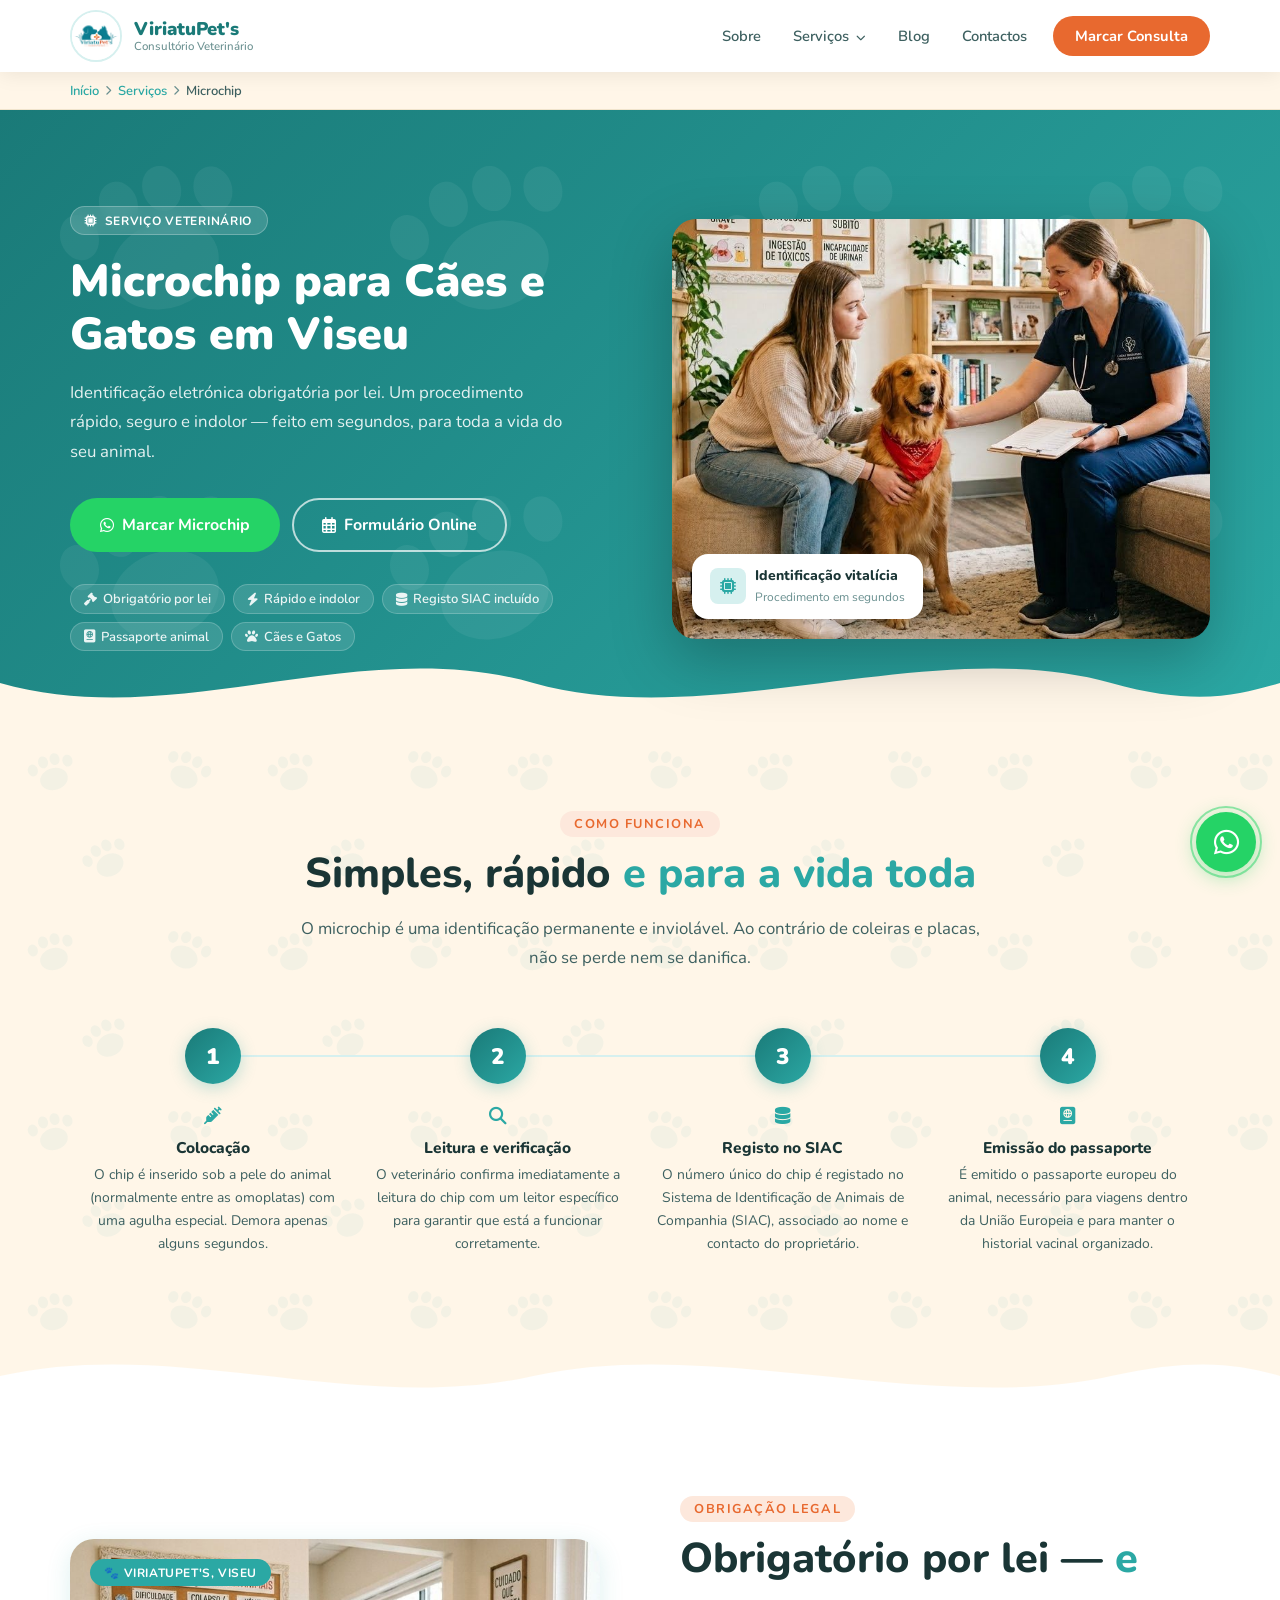
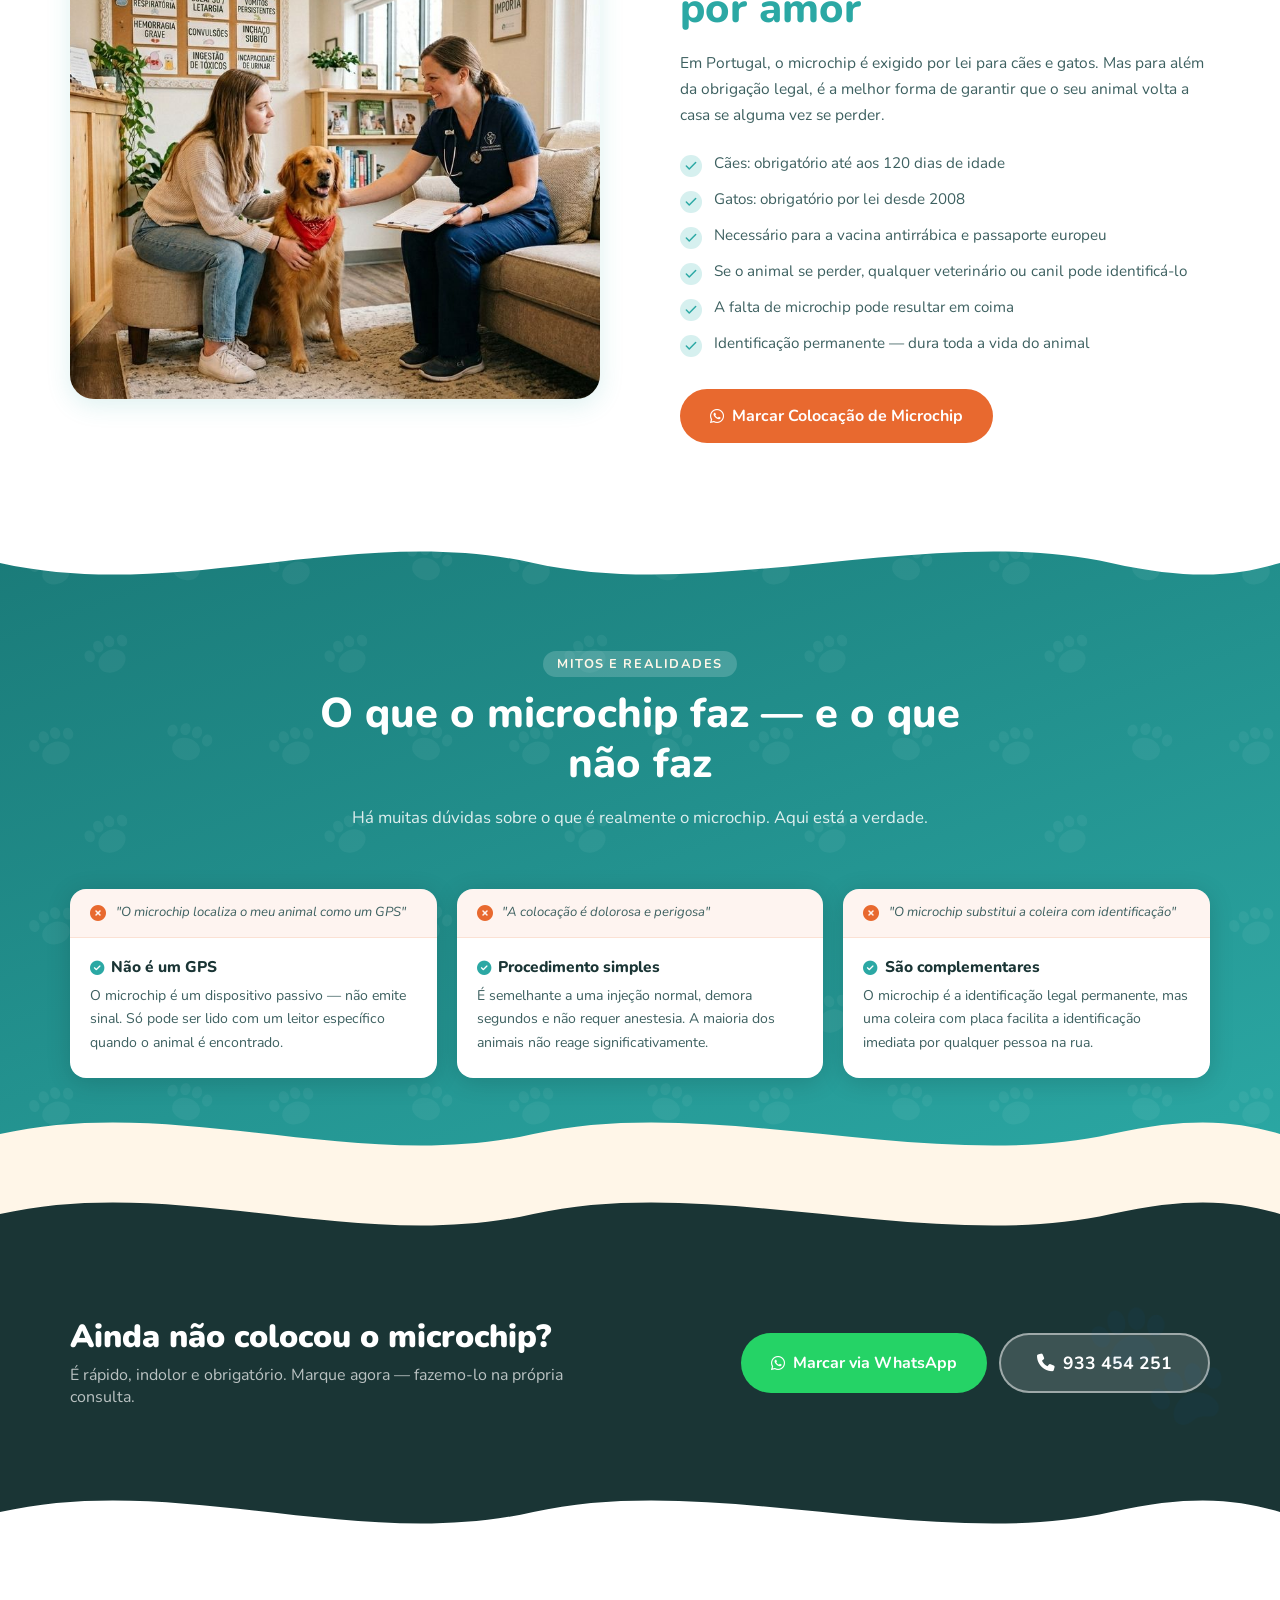
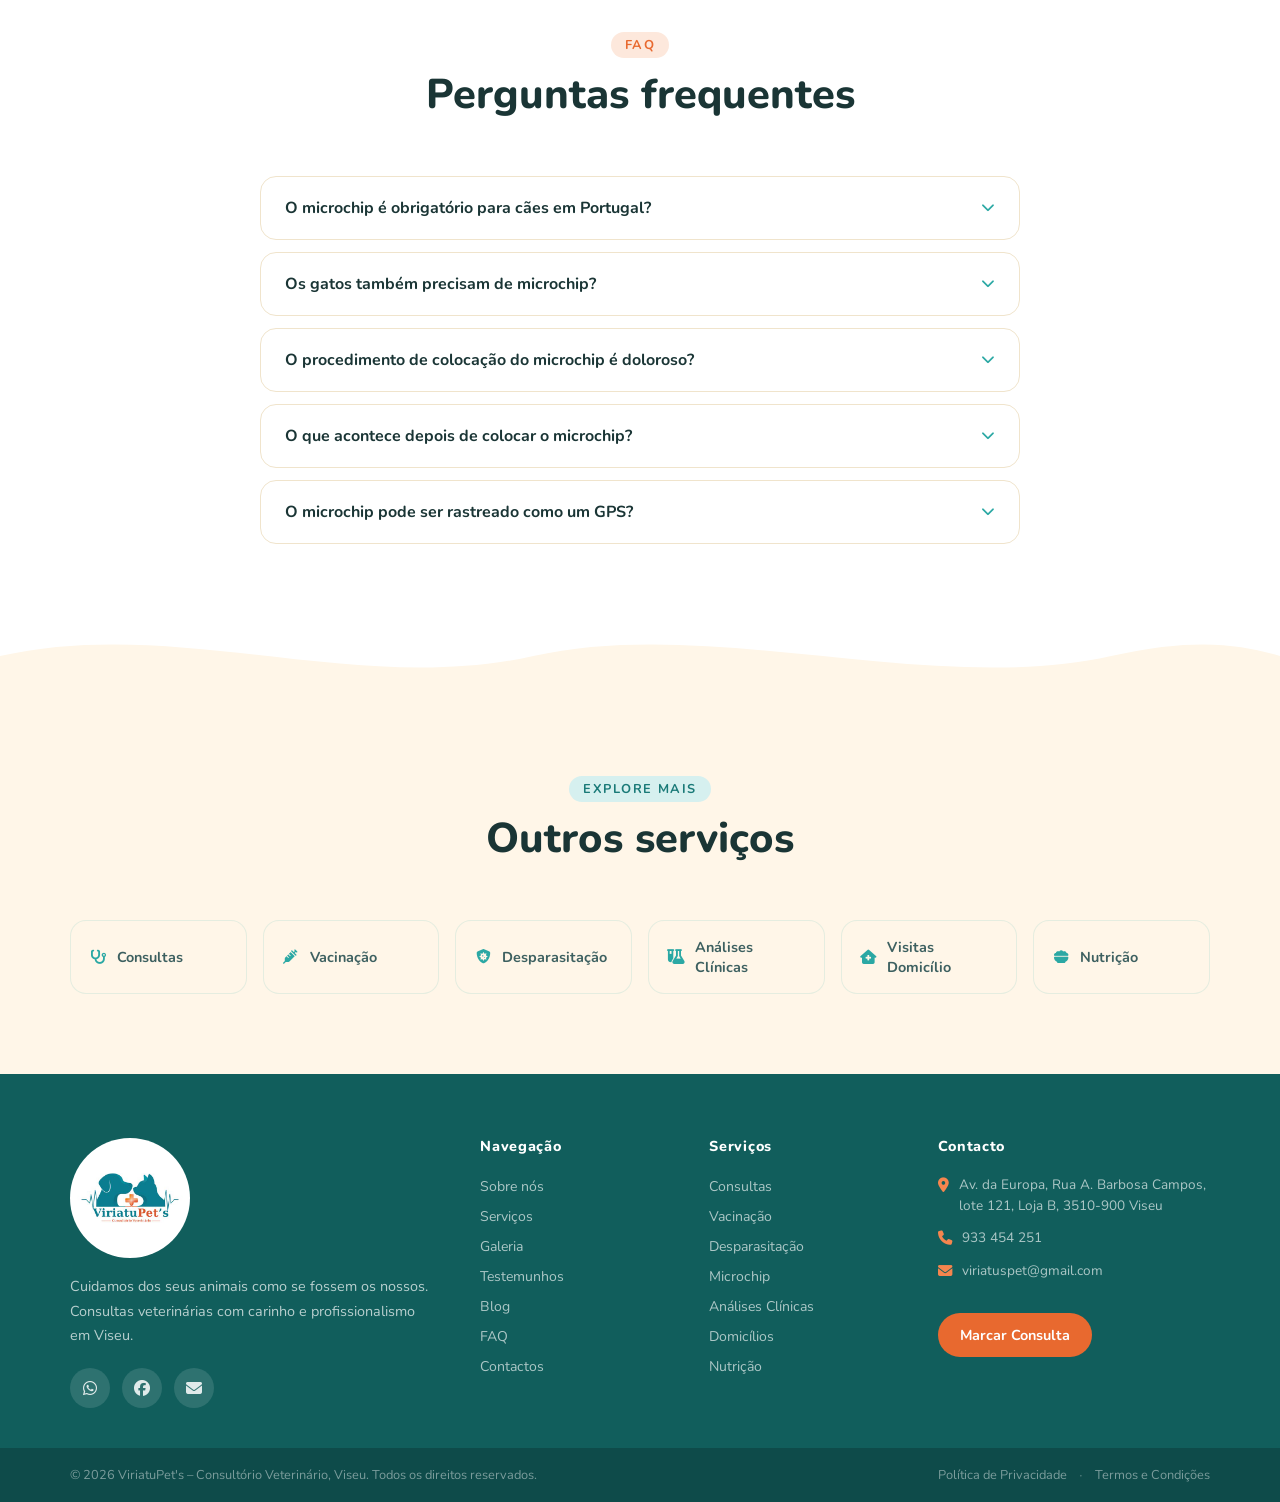
<file: servicos/microchip/index.html>
<!DOCTYPE html>
<html lang="pt-PT">
<head>
    <meta charset="UTF-8">
    <meta name="viewport" content="width=device-width, initial-scale=1.0">
    <title>Microchip para Cães e Gatos em Viseu | ViriatuPet's</title>
    <meta name="description" content="Colocação de microchip para cães e gatos em Viseu. Identificação eletrónica obrigatória por lei, procedimento rápido e indolor na ViriatuPet's – Consultório Veterinário em Viseu.">
    <meta name="robots" content="index, follow">
    <link rel="canonical" href="https://viriatuspets.pt/servicos/microchip/">
    <link rel="alternate" hreflang="pt-PT" href="https://viriatuspets.pt/servicos/microchip/">
    <meta property="og:type" content="website">
    <meta property="og:locale" content="pt_PT">
    <meta property="og:title" content="Microchip para Cães e Gatos em Viseu | ViriatuPet's">
    <meta property="og:description" content="Identificação eletrónica obrigatória por lei. Procedimento rápido, seguro e indolor para o seu animal em Viseu.">
    <meta property="og:url" content="https://viriatuspets.pt/servicos/microchip/">
    <meta property="og:site_name" content="ViriatuPet's – Consultório Veterinário">

    <script type="application/ld+json">
    {"@context":"https://schema.org","@graph":[{"@type":"MedicalBusiness","@id":"https://viriatuspets.pt/#business","name":"ViriatuPet's – Consultório Veterinário","url":"https://viriatuspets.pt","telephone":"+351933454251","email":"viriatuspet@gmail.com","address":{"@type":"PostalAddress","streetAddress":"Av. da Europa, Rua Alexandre Barbosa Campos, lote 121, Loja B","addressLocality":"Viseu","postalCode":"3510-900","addressCountry":"PT"},"geo":{"@type":"GeoCoordinates","latitude":40.6675621,"longitude":-7.916406}},{"@type":"Service","name":"Microchip — Identificação Eletrónica","description":"Colocação de microchip (termochip) obrigatório para cães e gatos em Viseu. Registo no SIAC incluído. Procedimento rápido, seguro e indolor.","provider":{"@id":"https://viriatuspets.pt/#business"},"areaServed":{"@type":"City","name":"Viseu"},"serviceType":"Veterinary Microchip Implantation","url":"https://viriatuspets.pt/servicos/microchip/"},{"@type":"BreadcrumbList","itemListElement":[{"@type":"ListItem","position":1,"name":"Início","item":"https://viriatuspets.pt/"},{"@type":"ListItem","position":2,"name":"Serviços","item":"https://viriatuspets.pt/servicos/"},{"@type":"ListItem","position":3,"name":"Microchip","item":"https://viriatuspets.pt/servicos/microchip/"}]},{"@type":"FAQPage","mainEntity":[{"@type":"Question","name":"O microchip é obrigatório para cães em Portugal?","acceptedAnswer":{"@type":"Answer","text":"Sim. Em Portugal, todos os cães têm de ser identificados com microchip eletrónico (termochip) até aos 120 dias de idade, ao abrigo do Decreto-Lei n.º 313/2003. A falta de identificação pode resultar em coima."}},{"@type":"Question","name":"Os gatos também precisam de microchip?","acceptedAnswer":{"@type":"Answer","text":"Em Portugal, o microchip é obrigatório para gatos nascidos após 1 de julho de 2008, ao abrigo da lei de bem-estar animal. É também necessário para viajar com o gato dentro da União Europeia."}},{"@type":"Question","name":"O procedimento de colocação do microchip é doloroso?","acceptedAnswer":{"@type":"Answer","text":"Não. A colocação do microchip é um procedimento rápido — demora apenas alguns segundos. É semelhante a uma injeção normal e a maioria dos animais não reage significativamente. Não é necessária anestesia."}},{"@type":"Question","name":"O que acontece depois de colocar o microchip?","acceptedAnswer":{"@type":"Answer","text":"O veterinário regista imediatamente o número do chip no Sistema de Identificação de Animais de Companhia (SIAC), associando-o ao proprietário. É também emitido o passaporte do animal, necessário para viagens na UE."}},{"@type":"Question","name":"O microchip pode ser rastreado como um GPS?","acceptedAnswer":{"@type":"Answer","text":"Não. O microchip não é um dispositivo GPS — não permite localizar o animal em tempo real. É um chip passivo que armazena um número único, lido por um leitor específico. Se o animal se perder e for encontrado, qualquer veterinário ou canil pode ler o chip e contactar o proprietário."}}]}]}
    </script>

    <link rel="preconnect" href="https://fonts.googleapis.com">
    <link rel="preconnect" href="https://fonts.gstatic.com" crossorigin>
    <link href="https://fonts.googleapis.com/css2?family=Nunito:wght@400;500;600;700;800;900&family=Nunito+Sans:wght@400;500;600&display=swap" rel="stylesheet">
    <link rel="stylesheet" href="https://cdnjs.cloudflare.com/ajax/libs/font-awesome/6.5.1/css/all.min.css">
    <link rel="stylesheet" href="../../css/style.css">
    <link rel="stylesheet" href="../style.css">

    <style>
        /* ---- Processo em 4 passos ---- */
        .steps-row {
            display: grid;
            grid-template-columns: repeat(4, 1fr);
            margin-top: 3rem;
            position: relative;
        }
        .step {
            display: flex;
            flex-direction: column;
            align-items: center;
            text-align: center;
            padding: 0 1rem;
            position: relative;
        }
        /* Horizontal connecting line between step numbers */
        .step:not(:last-child)::after {
            content: '';
            position: absolute;
            top: 27px;
            left: 50%;
            width: 100%;
            height: 2px;
            background: var(--teal-pale);
            z-index: 0;
        }
        .step-num {
            width: 56px; height: 56px;
            border-radius: 50%;
            background: linear-gradient(135deg, var(--teal-dark), var(--teal));
            color: #fff;
            font-size: 1.4rem;
            font-weight: 900;
            display: flex; align-items: center; justify-content: center;
            position: relative; z-index: 1;
            box-shadow: 0 4px 16px rgba(43,168,164,.3);
            margin-bottom: 1.25rem;
            flex-shrink: 0;
        }
        .step-icon {
            font-size: 1.1rem;
            color: var(--teal);
            margin-bottom: .65rem;
        }
        .step h3 { font-size: .97rem; font-weight: 800; color: var(--text); margin-bottom: .4rem; }
        .step p  { font-size: .87rem; color: var(--text-mid); line-height: 1.65; }

        /* ---- Mitos e realidades (3 cards on teal) ---- */
        .myth-grid {
            display: grid;
            grid-template-columns: repeat(auto-fit, minmax(260px, 1fr));
            gap: 1.25rem;
            position: relative; z-index: 1;
        }
        .myth-card {
            background: #fff;
            border-radius: var(--r-md);
            overflow: hidden;
            box-shadow: 0 4px 24px rgba(0,0,0,.15);
            transition: transform var(--transition);
        }
        .myth-card:hover { transform: translateY(-4px); }
        .myth-top {
            background: rgba(232,105,47,.07);
            border-bottom: 1px solid rgba(232,105,47,.14);
            padding: .9rem 1.25rem;
            display: flex;
            align-items: flex-start;
            gap: .6rem;
        }
        .myth-top i   { color: var(--orange); font-size: 1rem; flex-shrink: 0; margin-top: 2px; }
        .myth-top p   { font-size: .82rem; color: var(--text-mid); font-style: italic; line-height: 1.5; }
        .myth-body    { padding: 1.25rem 1.25rem 1.5rem; }
        .myth-body h3 {
            font-size: .97rem; font-weight: 800; color: var(--text);
            margin-bottom: .45rem;
            display: flex; align-items: center; gap: .45rem;
        }
        .myth-body h3 i { color: var(--teal); font-size: .9rem; }
        .myth-body p  { font-size: .88rem; color: var(--text-mid); line-height: 1.65; }

        @media (max-width: 900px) {
            .steps-row { grid-template-columns: repeat(2, 1fr); gap: 2rem 0; }
            .step:nth-child(2)::after { display: none; }
        }
        @media (max-width: 560px) {
            .steps-row { grid-template-columns: 1fr; gap: 2rem; }
            .step::after { display: none; }
            .myth-grid  { grid-template-columns: 1fr; }
        }
    </style>
</head>
<body>

<!-- ========== NAVBAR ========== -->
<nav class="navbar" id="navbar">
    <div class="container nav-container">
        <a href="../../index.html" class="nav-brand">
            <div class="nav-logo-img">
                <img src="../../images/Logo.jpg" alt="ViriatuPet's Logo">
            </div>
            <div class="nav-brand-text">
                <span class="nav-name">ViriatuPet's</span>
                <span class="nav-sub">Consultório Veterinário</span>
            </div>
        </a>

        <ul class="nav-menu" id="navMenu">
            <li><a href="../../index.html#sobre" class="nav-link">Sobre</a></li>
            <li class="nav-item-dropdown">
                <a href="../../index.html#servicos" class="nav-link">Serviços <i class="fas fa-chevron-down nav-caret"></i></a>
                <ul class="nav-dropdown">
                    <li><a href="../consultas/index.html"><i class="fas fa-stethoscope"></i> Consultas</a></li>
                    <li><a href="../vacinacao/index.html"><i class="fas fa-syringe"></i> Vacinação</a></li>
                    <li><a href="../desparasitacao/index.html"><i class="fas fa-shield-virus"></i> Desparasitação</a></li>
                    <li><a href="../microchip/index.html"><i class="fas fa-microchip"></i> Microchip</a></li>
                    <li><a href="../analises-clinicas/index.html"><i class="fas fa-flask"></i> Análises Clínicas</a></li>
                    <li><a href="../visitas-domicilio/index.html"><i class="fas fa-house-medical"></i> Visitas Domicílio</a></li>
                    <li><a href="../nutricao/index.html"><i class="fas fa-bowl-food"></i> Nutrição</a></li>
                </ul>
            </li>
            <li><a href="../../blog.html" class="nav-link">Blog</a></li>
            <li><a href="../../index.html#contactos" class="nav-link">Contactos</a></li>
            <li><a href="../../index.html#marcacao" class="nav-cta-btn">Marcar Consulta</a></li>
        </ul>

        <button class="hamburger" id="hamburger" aria-label="Abrir menu" aria-expanded="false">
            <span></span><span></span><span></span>
        </button>
    </div>
</nav>

<!-- ========== BREADCRUMB ========== -->
<div class="breadcrumb">
    <nav class="container bc-inner" aria-label="Breadcrumb">
        <a href="../../index.html">Início</a>
        <span class="bc-sep"><i class="fas fa-chevron-right"></i></span>
        <a href="../../index.html#servicos">Serviços</a>
        <span class="bc-sep"><i class="fas fa-chevron-right"></i></span>
        <span>Microchip</span>
    </nav>
</div>

<!-- ========== HERO ========== -->
<header class="svc-hero">

    <div class="svc-hero-paws" aria-hidden="true">
        <svg class="paw-pattern" xmlns="http://www.w3.org/2000/svg">
            <defs>
                <pattern id="pawPatternHero" patternUnits="userSpaceOnUse" width="330" height="330">
                    <g fill="rgba(255,255,255,0.06)" transform="rotate(-20, 165, 155)">
                        <ellipse cx="165" cy="155" rx="55" ry="43"/>
                        <ellipse cx="94"  cy="100" rx="19" ry="23"/>
                        <ellipse cx="142" cy="82"  rx="19" ry="23"/>
                        <ellipse cx="188" cy="82"  rx="19" ry="23"/>
                        <ellipse cx="236" cy="100" rx="19" ry="23"/>
                    </g>
                </pattern>
            </defs>
            <rect width="100%" height="100%" fill="url(#pawPatternHero)"/>
        </svg>
    </div>

    <div class="svc-hero-inner">
        <div data-aos="fade-up">
            <div class="svc-hero-badge"><i class="fas fa-microchip"></i> Serviço Veterinário</div>
            <h1>Microchip para Cães e Gatos em Viseu</h1>
            <p>Identificação eletrónica obrigatória por lei. Um procedimento rápido, seguro e indolor — feito em segundos, para toda a vida do seu animal.</p>
            <div class="svc-hero-actions">
                <a href="https://wa.me/351933454251?text=Ol%C3%A1!%20Gostaria%20de%20marcar%20a%20coloca%C3%A7%C3%A3o%20de%20microchip%20na%20ViriatuPet%27s."
                   class="btn btn-whatsapp" target="_blank" rel="noopener noreferrer">
                    <i class="fab fa-whatsapp"></i> Marcar Microchip
                </a>
                <a href="../../index.html#marcacao" class="btn btn-outline-white">
                    <i class="far fa-calendar-alt"></i> Formulário Online
                </a>
            </div>
            <div class="svc-hero-chips">
                <span class="svc-hero-chip"><i class="fas fa-gavel"></i> Obrigatório por lei</span>
                <span class="svc-hero-chip"><i class="fas fa-bolt"></i> Rápido e indolor</span>
                <span class="svc-hero-chip"><i class="fas fa-database"></i> Registo SIAC incluído</span>
                <span class="svc-hero-chip"><i class="fas fa-passport"></i> Passaporte animal</span>
                <span class="svc-hero-chip"><i class="fas fa-paw"></i> Cães e Gatos</span>
            </div>
        </div>

        <div class="svc-hero-img" data-aos="fade-left">
            <img src="../../images/sinais emergencia animal 16.9.jpeg"
                 alt="Colocação de microchip na ViriatuPet's – Consultório Veterinário em Viseu"
                 width="600" height="420" loading="eager">
            <div class="svc-hero-img-badge">
                <div class="svc-hero-img-badge-icon"><i class="fas fa-microchip"></i></div>
                <div>
                    <strong>Identificação vitalícia</strong>
                    <span>Procedimento em segundos</span>
                </div>
            </div>
        </div>
    </div>

    <div class="hero-wave" aria-hidden="true">
        <svg viewBox="0 0 1440 100" preserveAspectRatio="none">
            <path d="M0,50 C200,100 400,0 600,50 C800,100 1050,0 1250,50 C1350,75 1400,60 1440,50 L1440,100 L0,100 Z" fill="#FFF6E8"/>
        </svg>
    </div>
</header>

<!-- ========== COMO FUNCIONA ========== -->
<section class="sec paw-section" style="background:var(--cream)">

    <div class="paw-section-bg" aria-hidden="true">
        <svg xmlns="http://www.w3.org/2000/svg">
            <defs>
                <pattern id="pawPatternCream1" patternUnits="userSpaceOnUse" width="240" height="180">
                    <g fill="rgba(43,168,164,0.055)">
                        <g transform="rotate(-16, 54, 48)">
                            <ellipse cx="54" cy="48" rx="14" ry="11"/>
                            <ellipse cx="36" cy="34" rx="5" ry="6"/>
                            <ellipse cx="48" cy="29" rx="5" ry="6"/>
                            <ellipse cx="60" cy="29" rx="5" ry="6"/>
                            <ellipse cx="72" cy="34" rx="5" ry="6"/>
                        </g>
                        <g transform="rotate(24, 184, 46)">
                            <ellipse cx="184" cy="46" rx="14" ry="11"/>
                            <ellipse cx="166" cy="32" rx="5" ry="6"/>
                            <ellipse cx="178" cy="27" rx="5" ry="6"/>
                            <ellipse cx="190" cy="27" rx="5" ry="6"/>
                            <ellipse cx="202" cy="32" rx="5" ry="6"/>
                        </g>
                        <g transform="rotate(-28, 110, 134)">
                            <ellipse cx="110" cy="134" rx="14" ry="11"/>
                            <ellipse cx="92"  cy="120" rx="5" ry="6"/>
                            <ellipse cx="104" cy="115" rx="5" ry="6"/>
                            <ellipse cx="116" cy="115" rx="5" ry="6"/>
                            <ellipse cx="128" cy="120" rx="5" ry="6"/>
                        </g>
                    </g>
                </pattern>
            </defs>
            <rect width="100%" height="100%" fill="url(#pawPatternCream1)"/>
        </svg>
    </div>

    <div class="container" data-aos="fade-up">
        <div class="section-header">
            <div class="section-label">Como funciona</div>
            <h2 class="section-title">Simples, rápido <span style="color:var(--teal)">e para a vida toda</span></h2>
            <p class="section-subtitle">O microchip é uma identificação permanente e inviolável. Ao contrário de coleiras e placas, não se perde nem se danifica.</p>
        </div>

        <div class="steps-row">
            <div class="step" data-aos="fade-up" data-aos-delay="50">
                <div class="step-num">1</div>
                <div class="step-icon"><i class="fas fa-syringe"></i></div>
                <h3>Colocação</h3>
                <p>O chip é inserido sob a pele do animal (normalmente entre as omoplatas) com uma agulha especial. Demora apenas alguns segundos.</p>
            </div>
            <div class="step" data-aos="fade-up" data-aos-delay="100">
                <div class="step-num">2</div>
                <div class="step-icon"><i class="fas fa-search"></i></div>
                <h3>Leitura e verificação</h3>
                <p>O veterinário confirma imediatamente a leitura do chip com um leitor específico para garantir que está a funcionar corretamente.</p>
            </div>
            <div class="step" data-aos="fade-up" data-aos-delay="150">
                <div class="step-num">3</div>
                <div class="step-icon"><i class="fas fa-database"></i></div>
                <h3>Registo no SIAC</h3>
                <p>O número único do chip é registado no Sistema de Identificação de Animais de Companhia (SIAC), associado ao nome e contacto do proprietário.</p>
            </div>
            <div class="step" data-aos="fade-up" data-aos-delay="200">
                <div class="step-num">4</div>
                <div class="step-icon"><i class="fas fa-passport"></i></div>
                <h3>Emissão do passaporte</h3>
                <p>É emitido o passaporte europeu do animal, necessário para viagens dentro da União Europeia e para manter o historial vacinal organizado.</p>
            </div>
        </div>
    </div>
</section>

<!-- Onda: cream → branco -->
<div class="svc-wave" style="background:var(--cream)" aria-hidden="true">
    <svg viewBox="0 0 1440 80" preserveAspectRatio="none">
        <path d="M0,40 C200,0 400,80 600,40 C800,0 1050,80 1250,40 C1350,20 1400,30 1440,40 L1440,80 L0,80 Z" fill="#ffffff"/>
    </svg>
</div>

<!-- ========== OBRIGAÇÃO LEGAL ========== -->
<section class="sec" style="background:#fff">
    <div class="container">
        <div class="split">
            <div class="split-img" data-aos="fade-right">
                <img src="../../images/sinais emergencia animal 4.3.jpeg"
                     alt="Identificação eletrónica de animal na ViriatuPet's em Viseu" width="580" height="460" loading="lazy">
                <div class="split-img-tag">🐾 ViriatuPet's, Viseu</div>
            </div>
            <div data-aos="fade-left">
                <div class="section-label">Obrigação legal</div>
                <h2 class="section-title">Obrigatório por lei — <span style="color:var(--teal)">e por amor</span></h2>
                <p style="color:var(--text-mid);margin-bottom:.5rem;font-size:.97rem;line-height:1.7">Em Portugal, o microchip é exigido por lei para cães e gatos. Mas para além da obrigação legal, é a melhor forma de garantir que o seu animal volta a casa se alguma vez se perder.</p>
                <ul class="check-list">
                    <li>Cães: obrigatório até aos 120 dias de idade</li>
                    <li>Gatos: obrigatório por lei desde 2008</li>
                    <li>Necessário para a vacina antirrábica e passaporte europeu</li>
                    <li>Se o animal se perder, qualquer veterinário ou canil pode identificá-lo</li>
                    <li>A falta de microchip pode resultar em coima</li>
                    <li>Identificação permanente — dura toda a vida do animal</li>
                </ul>
                <a href="https://wa.me/351933454251?text=Ol%C3%A1!%20Gostaria%20de%20marcar%20a%20coloca%C3%A7%C3%A3o%20de%20microchip%20na%20ViriatuPet%27s."
                   class="btn btn-primary" target="_blank" rel="noopener noreferrer">
                    <i class="fab fa-whatsapp"></i> Marcar Colocação de Microchip
                </a>
            </div>
        </div>
    </div>
</section>

<!-- ========== MITOS E REALIDADES ========== -->
<section class="teal-section paw-section" style="padding:0">

    <!-- Onda superior: branco → teal -->
    <div class="svc-wave" aria-hidden="true">
        <svg viewBox="0 0 1440 80" preserveAspectRatio="none">
            <path d="M0,40 C200,80 400,0 600,40 C800,80 1050,0 1250,40 C1350,60 1400,50 1440,40 L1440,0 L0,0 Z" fill="#ffffff"/>
        </svg>
    </div>

    <div class="paw-section-bg" aria-hidden="true">
        <svg xmlns="http://www.w3.org/2000/svg">
            <defs>
                <pattern id="pawPatternTeal" patternUnits="userSpaceOnUse" width="240" height="180">
                    <g fill="rgba(255,255,255,0.05)">
                        <g transform="rotate(-20, 56, 50)">
                            <ellipse cx="56" cy="50" rx="14" ry="11"/>
                            <ellipse cx="38" cy="36" rx="5" ry="6"/>
                            <ellipse cx="50" cy="31" rx="5" ry="6"/>
                            <ellipse cx="62" cy="31" rx="5" ry="6"/>
                            <ellipse cx="74" cy="36" rx="5" ry="6"/>
                        </g>
                        <g transform="rotate(16, 186, 46)">
                            <ellipse cx="186" cy="46" rx="14" ry="11"/>
                            <ellipse cx="168" cy="32" rx="5" ry="6"/>
                            <ellipse cx="180" cy="27" rx="5" ry="6"/>
                            <ellipse cx="192" cy="27" rx="5" ry="6"/>
                            <ellipse cx="204" cy="32" rx="5" ry="6"/>
                        </g>
                        <g transform="rotate(-26, 112, 138)">
                            <ellipse cx="112" cy="138" rx="14" ry="11"/>
                            <ellipse cx="94"  cy="124" rx="5" ry="6"/>
                            <ellipse cx="106" cy="119" rx="5" ry="6"/>
                            <ellipse cx="118" cy="119" rx="5" ry="6"/>
                            <ellipse cx="130" cy="124" rx="5" ry="6"/>
                        </g>
                    </g>
                </pattern>
            </defs>
            <rect width="100%" height="100%" fill="url(#pawPatternTeal)"/>
        </svg>
    </div>

    <div class="container" style="padding-top:3rem;padding-bottom:1rem;position:relative;z-index:1">
        <div class="section-header" data-aos="fade-up">
            <div class="section-label light">Mitos e realidades</div>
            <h2 class="section-title light">O que o microchip faz — e o que não faz</h2>
            <p class="section-subtitle light">Há muitas dúvidas sobre o que é realmente o microchip. Aqui está a verdade.</p>
        </div>

        <div class="myth-grid" data-aos="fade-up">
            <div class="myth-card" data-aos="fade-up" data-aos-delay="50">
                <div class="myth-top">
                    <i class="fas fa-times-circle"></i>
                    <p>"O microchip localiza o meu animal como um GPS"</p>
                </div>
                <div class="myth-body">
                    <h3><i class="fas fa-check-circle"></i> Não é um GPS</h3>
                    <p>O microchip é um dispositivo passivo — não emite sinal. Só pode ser lido com um leitor específico quando o animal é encontrado.</p>
                </div>
            </div>

            <div class="myth-card" data-aos="fade-up" data-aos-delay="100">
                <div class="myth-top">
                    <i class="fas fa-times-circle"></i>
                    <p>"A colocação é dolorosa e perigosa"</p>
                </div>
                <div class="myth-body">
                    <h3><i class="fas fa-check-circle"></i> Procedimento simples</h3>
                    <p>É semelhante a uma injeção normal, demora segundos e não requer anestesia. A maioria dos animais não reage significativamente.</p>
                </div>
            </div>

            <div class="myth-card" data-aos="fade-up" data-aos-delay="150">
                <div class="myth-top">
                    <i class="fas fa-times-circle"></i>
                    <p>"O microchip substitui a coleira com identificação"</p>
                </div>
                <div class="myth-body">
                    <h3><i class="fas fa-check-circle"></i> São complementares</h3>
                    <p>O microchip é a identificação legal permanente, mas uma coleira com placa facilita a identificação imediata por qualquer pessoa na rua.</p>
                </div>
            </div>
        </div>
    </div>

    <!-- Onda inferior: teal → cream -->
    <div class="svc-wave" aria-hidden="true" style="position:relative;z-index:1">
        <svg viewBox="0 0 1440 80" preserveAspectRatio="none">
            <path d="M0,40 C200,0 400,80 600,40 C800,0 1050,80 1250,40 C1350,20 1400,30 1440,40 L1440,80 L0,80 Z" fill="#FFF6E8"/>
        </svg>
    </div>
</section>

<!-- Onda: cream → escuro -->
<div class="svc-wave" style="background:var(--cream)" aria-hidden="true">
    <svg viewBox="0 0 1440 80" preserveAspectRatio="none">
        <path d="M0,40 C200,0 400,80 600,40 C800,0 1050,80 1250,40 C1350,20 1400,30 1440,40 L1440,80 L0,80 Z" fill="#1A3535"/>
    </svg>
</div>

<!-- ========== CTA ESCURA ========== -->
<section class="cta-band">
    <div class="container cta-band-inner">
        <div class="cta-band-text" data-aos="fade-up">
            <h2>Ainda não colocou o microchip?</h2>
            <p>É rápido, indolor e obrigatório. Marque agora — fazemo-lo na própria consulta.</p>
        </div>
        <div class="cta-band-btns" data-aos="fade-up" data-aos-delay="100">
            <a href="https://wa.me/351933454251?text=Ol%C3%A1!%20Gostaria%20de%20marcar%20a%20coloca%C3%A7%C3%A3o%20de%20microchip%20na%20ViriatuPet%27s."
               class="btn btn-whatsapp" target="_blank" rel="noopener noreferrer">
                <i class="fab fa-whatsapp"></i> Marcar via WhatsApp
            </a>
            <a href="tel:+351933454251" class="btn btn-phone-lg">
                <i class="fas fa-phone"></i> 933 454 251
            </a>
        </div>
    </div>
</section>

<!-- Onda: escuro → branco -->
<div class="svc-wave" style="background:#1A3535" aria-hidden="true">
    <svg viewBox="0 0 1440 80" preserveAspectRatio="none">
        <path d="M0,40 C200,0 400,80 600,40 C800,0 1050,80 1250,40 C1350,20 1400,30 1440,40 L1440,80 L0,80 Z" fill="#ffffff"/>
    </svg>
</div>

<!-- ========== FAQ ========== -->
<section class="sec" style="background:#fff; padding-bottom:2rem">
    <div class="container">
        <div class="section-header" data-aos="fade-up">
            <div class="section-label">FAQ</div>
            <h2 class="section-title">Perguntas frequentes</h2>
        </div>

        <div class="faq-list" data-aos="fade-up">
            <div class="faq-item">
                <button class="faq-q" aria-expanded="false">
                    <span>O microchip é obrigatório para cães em Portugal?</span>
                    <i class="fas fa-chevron-down"></i>
                </button>
                <div class="faq-a">
                    <p>Sim. Em Portugal, todos os cães têm de ser identificados com microchip eletrónico (termochip) até aos 120 dias de idade, ao abrigo do Decreto-Lei n.º 313/2003. A falta de identificação pode resultar em coima.</p>
                </div>
            </div>

            <div class="faq-item">
                <button class="faq-q" aria-expanded="false">
                    <span>Os gatos também precisam de microchip?</span>
                    <i class="fas fa-chevron-down"></i>
                </button>
                <div class="faq-a">
                    <p>Em Portugal, o microchip é obrigatório para gatos nascidos após 1 de julho de 2008, ao abrigo da lei de bem-estar animal. É também necessário para viajar com o gato dentro da União Europeia.</p>
                </div>
            </div>

            <div class="faq-item">
                <button class="faq-q" aria-expanded="false">
                    <span>O procedimento de colocação do microchip é doloroso?</span>
                    <i class="fas fa-chevron-down"></i>
                </button>
                <div class="faq-a">
                    <p>Não. A colocação do microchip é um procedimento rápido — demora apenas alguns segundos. É semelhante a uma injeção normal e a maioria dos animais não reage significativamente. Não é necessária anestesia.</p>
                </div>
            </div>

            <div class="faq-item">
                <button class="faq-q" aria-expanded="false">
                    <span>O que acontece depois de colocar o microchip?</span>
                    <i class="fas fa-chevron-down"></i>
                </button>
                <div class="faq-a">
                    <p>O veterinário regista imediatamente o número do chip no Sistema de Identificação de Animais de Companhia (SIAC), associando-o ao proprietário. É também emitido o passaporte do animal, necessário para viagens na UE.</p>
                </div>
            </div>

            <div class="faq-item">
                <button class="faq-q" aria-expanded="false">
                    <span>O microchip pode ser rastreado como um GPS?</span>
                    <i class="fas fa-chevron-down"></i>
                </button>
                <div class="faq-a">
                    <p>Não. O microchip não é um dispositivo GPS — não permite localizar o animal em tempo real. É um chip passivo que armazena um número único, lido por um leitor específico. Se o animal se perder e for encontrado, qualquer veterinário ou canil pode ler o chip e contactar o proprietário.</p>
                </div>
            </div>
        </div>
    </div>
</section>

<!-- Onda: branco → cream -->
<div class="svc-wave" style="background:#fff" aria-hidden="true">
    <svg viewBox="0 0 1440 80" preserveAspectRatio="none">
        <path d="M0,40 C200,0 400,80 600,40 C800,0 1050,80 1250,40 C1350,20 1400,30 1440,40 L1440,80 L0,80 Z" fill="#FFF6E8"/>
    </svg>
</div>

<!-- ========== OUTROS SERVIÇOS ========== -->
<section class="sec" style="background:var(--cream)">
    <div class="container">
        <div class="section-header" data-aos="fade-up">
            <div class="section-label teal">Explore mais</div>
            <h2 class="section-title">Outros serviços</h2>
        </div>
        <div class="s-chips">
            <a href="../consultas/index.html"         class="s-chip" data-aos="fade-up" data-aos-delay="50"><i class="fas fa-stethoscope"></i> Consultas</a>
            <a href="../vacinacao/index.html"          class="s-chip" data-aos="fade-up" data-aos-delay="100"><i class="fas fa-syringe"></i> Vacinação</a>
            <a href="../desparasitacao/index.html"     class="s-chip" data-aos="fade-up" data-aos-delay="150"><i class="fas fa-shield-virus"></i> Desparasitação</a>
            <a href="../analises-clinicas/index.html"  class="s-chip" data-aos="fade-up" data-aos-delay="200"><i class="fas fa-flask-vial"></i> Análises Clínicas</a>
            <a href="../visitas-domicilio/index.html"  class="s-chip" data-aos="fade-up" data-aos-delay="250"><i class="fas fa-house-medical"></i> Visitas Domicílio</a>
            <a href="../nutricao/index.html"           class="s-chip" data-aos="fade-up" data-aos-delay="300"><i class="fas fa-bowl-food"></i> Nutrição</a>
        </div>
    </div>
</section>

<!-- ========== FOOTER ========== -->
<footer class="footer">
    <div class="footer-top">
        <div class="container">
            <div class="footer-grid">
                <div class="footer-brand-col">
                    <div class="footer-logo">
                        <img src="../../images/Logo.jpg" alt="ViriatuPet's Logo" class="footer-logo-img">
                    </div>
                    <p class="footer-desc">
                        Cuidamos dos seus animais como se fossem os nossos.
                        Consultas veterinárias com carinho e profissionalismo em Viseu.
                    </p>
                    <div class="footer-socials">
                        <a href="https://wa.me/351933454251" aria-label="WhatsApp"
                           target="_blank" rel="noopener noreferrer"><i class="fab fa-whatsapp"></i></a>
                        <a href="https://www.facebook.com/profile.php?id=61583484770981" aria-label="Facebook"
                           target="_blank" rel="noopener noreferrer"><i class="fab fa-facebook"></i></a>
                        <a href="mailto:viriatuspet@gmail.com" aria-label="Email"><i class="fas fa-envelope"></i></a>
                    </div>
                </div>

                <div class="footer-links-col">
                    <h4>Navegação</h4>
                    <ul>
                        <li><a href="../../index.html#sobre">Sobre nós</a></li>
                        <li><a href="../../index.html#servicos">Serviços</a></li>
                        <li><a href="../../index.html#galeria">Galeria</a></li>
                        <li><a href="../../index.html#testemunhos">Testemunhos</a></li>
                        <li><a href="../../blog.html">Blog</a></li>
                        <li><a href="../../index.html#faq">FAQ</a></li>
                        <li><a href="../../index.html#contactos">Contactos</a></li>
                    </ul>
                </div>

                <div class="footer-services-col">
                    <h4>Serviços</h4>
                    <ul>
                        <li><a href="../consultas/index.html">Consultas</a></li>
                        <li><a href="../vacinacao/index.html">Vacinação</a></li>
                        <li><a href="../desparasitacao/index.html">Desparasitação</a></li>
                        <li><a href="./index.html">Microchip</a></li>
                        <li><a href="../analises-clinicas/index.html">Análises Clínicas</a></li>
                        <li><a href="../visitas-domicilio/index.html">Domicílios</a></li>
                        <li><a href="../nutricao/index.html">Nutrição</a></li>
                    </ul>
                </div>

                <div class="footer-contact-col">
                    <h4>Contacto</h4>
                    <div class="footer-contact-item">
                        <i class="fas fa-location-dot"></i>
                        <span>Av. da Europa, Rua A. Barbosa Campos, lote 121, Loja B, 3510-900 Viseu</span>
                    </div>
                    <div class="footer-contact-item">
                        <i class="fas fa-phone"></i>
                        <a href="tel:+351933454251">933 454 251</a>
                    </div>
                    <div class="footer-contact-item">
                        <i class="fas fa-envelope"></i>
                        <a href="mailto:viriatuspet@gmail.com">viriatuspet@gmail.com</a>
                    </div>
                    <a href="../../index.html#marcacao" class="btn btn-primary btn-sm footer-cta-btn">Marcar Consulta</a>
                </div>
            </div>
        </div>
    </div>

    <div class="footer-bottom">
        <div class="container">
            <p>© 2026 ViriatuPet's – Consultório Veterinário, Viseu. Todos os direitos reservados.</p>
            <div class="footer-bottom-links">
                <a href="../../privacy.html">Política de Privacidade</a>
                <span>·</span>
                <a href="#">Termos e Condições</a>
            </div>
        </div>
    </div>
</footer>

<!-- ========== WHATSAPP FLUTUANTE ========== -->
<a href="https://wa.me/351933454251?text=Ol%C3%A1!%20Gostaria%20de%20marcar%20a%20coloca%C3%A7%C3%A3o%20de%20microchip%20na%20ViriatuPet%27s."
   class="whatsapp-float" target="_blank" rel="noopener noreferrer" aria-label="Marcar microchip via WhatsApp">
    <i class="fab fa-whatsapp"></i>
    <span class="wa-tooltip">Marcar Microchip</span>
</a>

<!-- ========== VOLTAR AO TOPO ========== -->
<button class="back-to-top" id="backToTop" aria-label="Voltar ao topo">
    <i class="fas fa-chevron-up"></i>
</button>

<script src="../../js/script.js"></script>
</body>
</html>
</file>
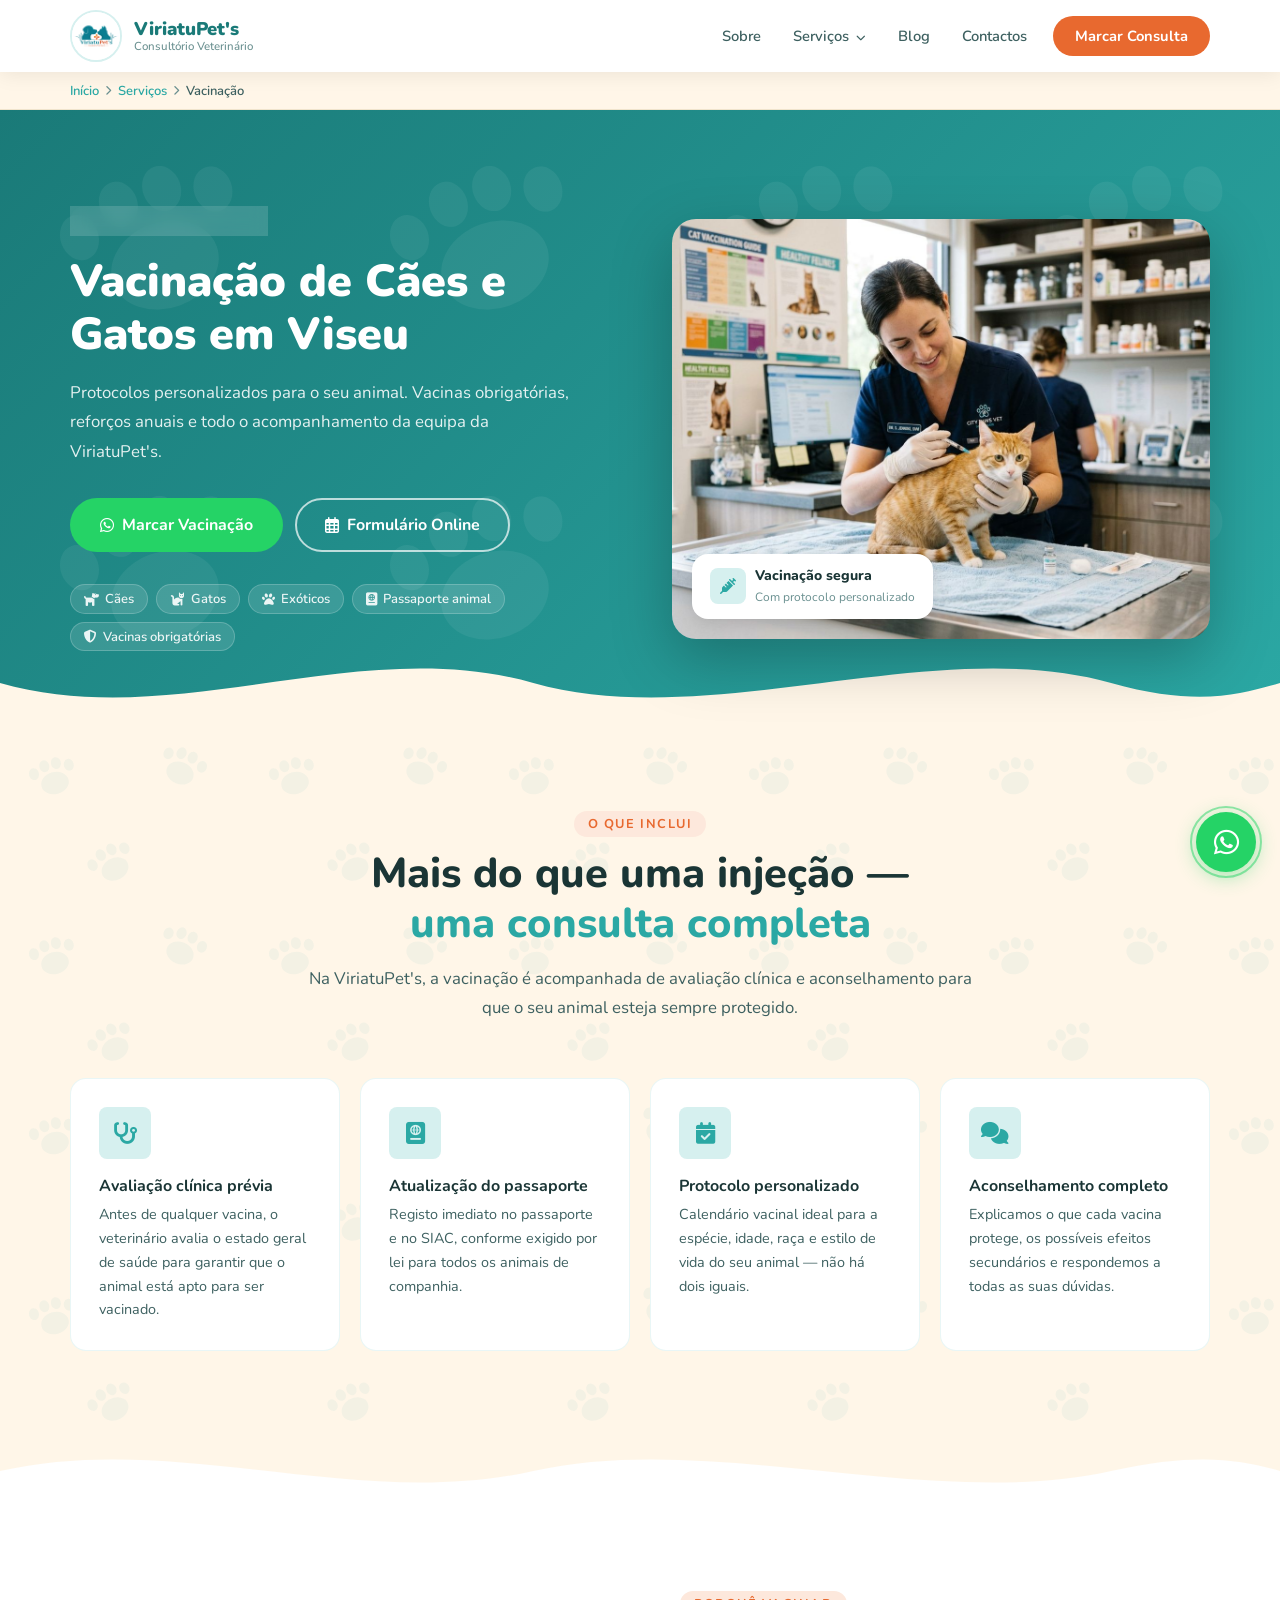
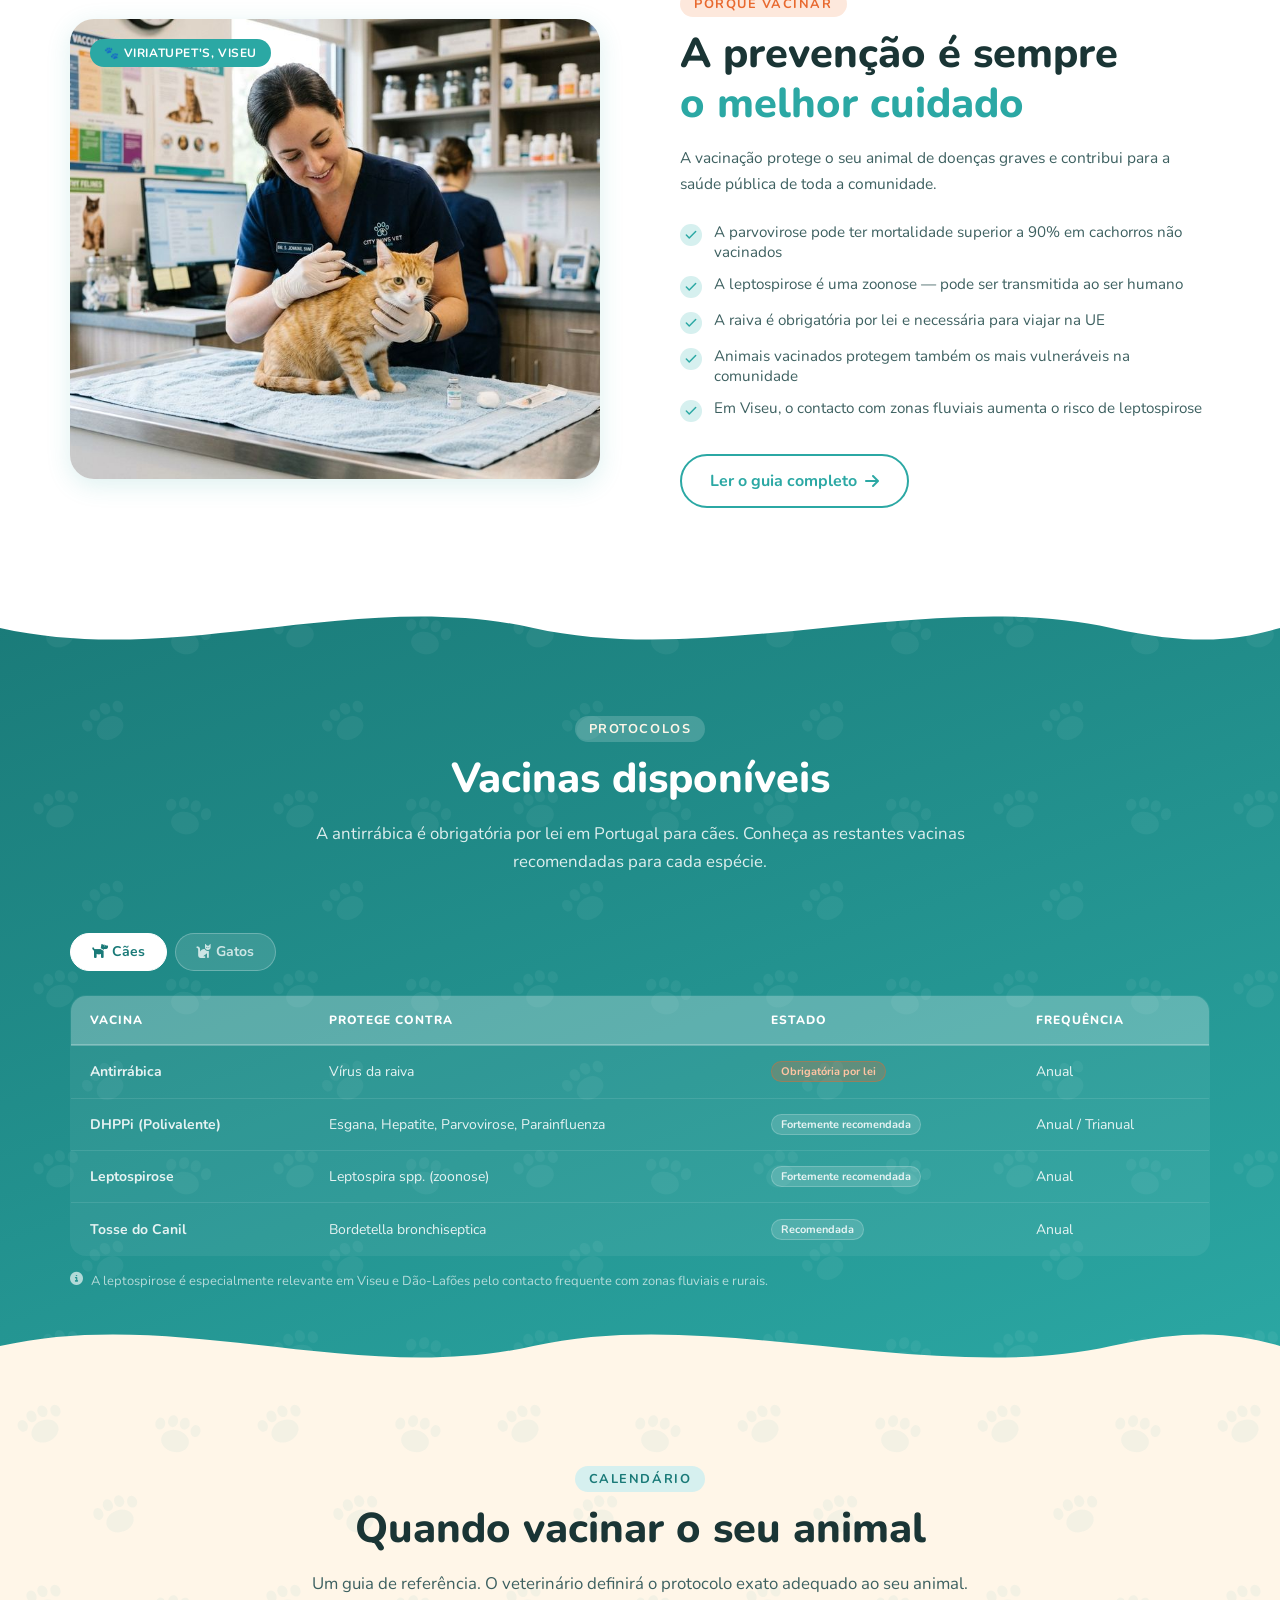
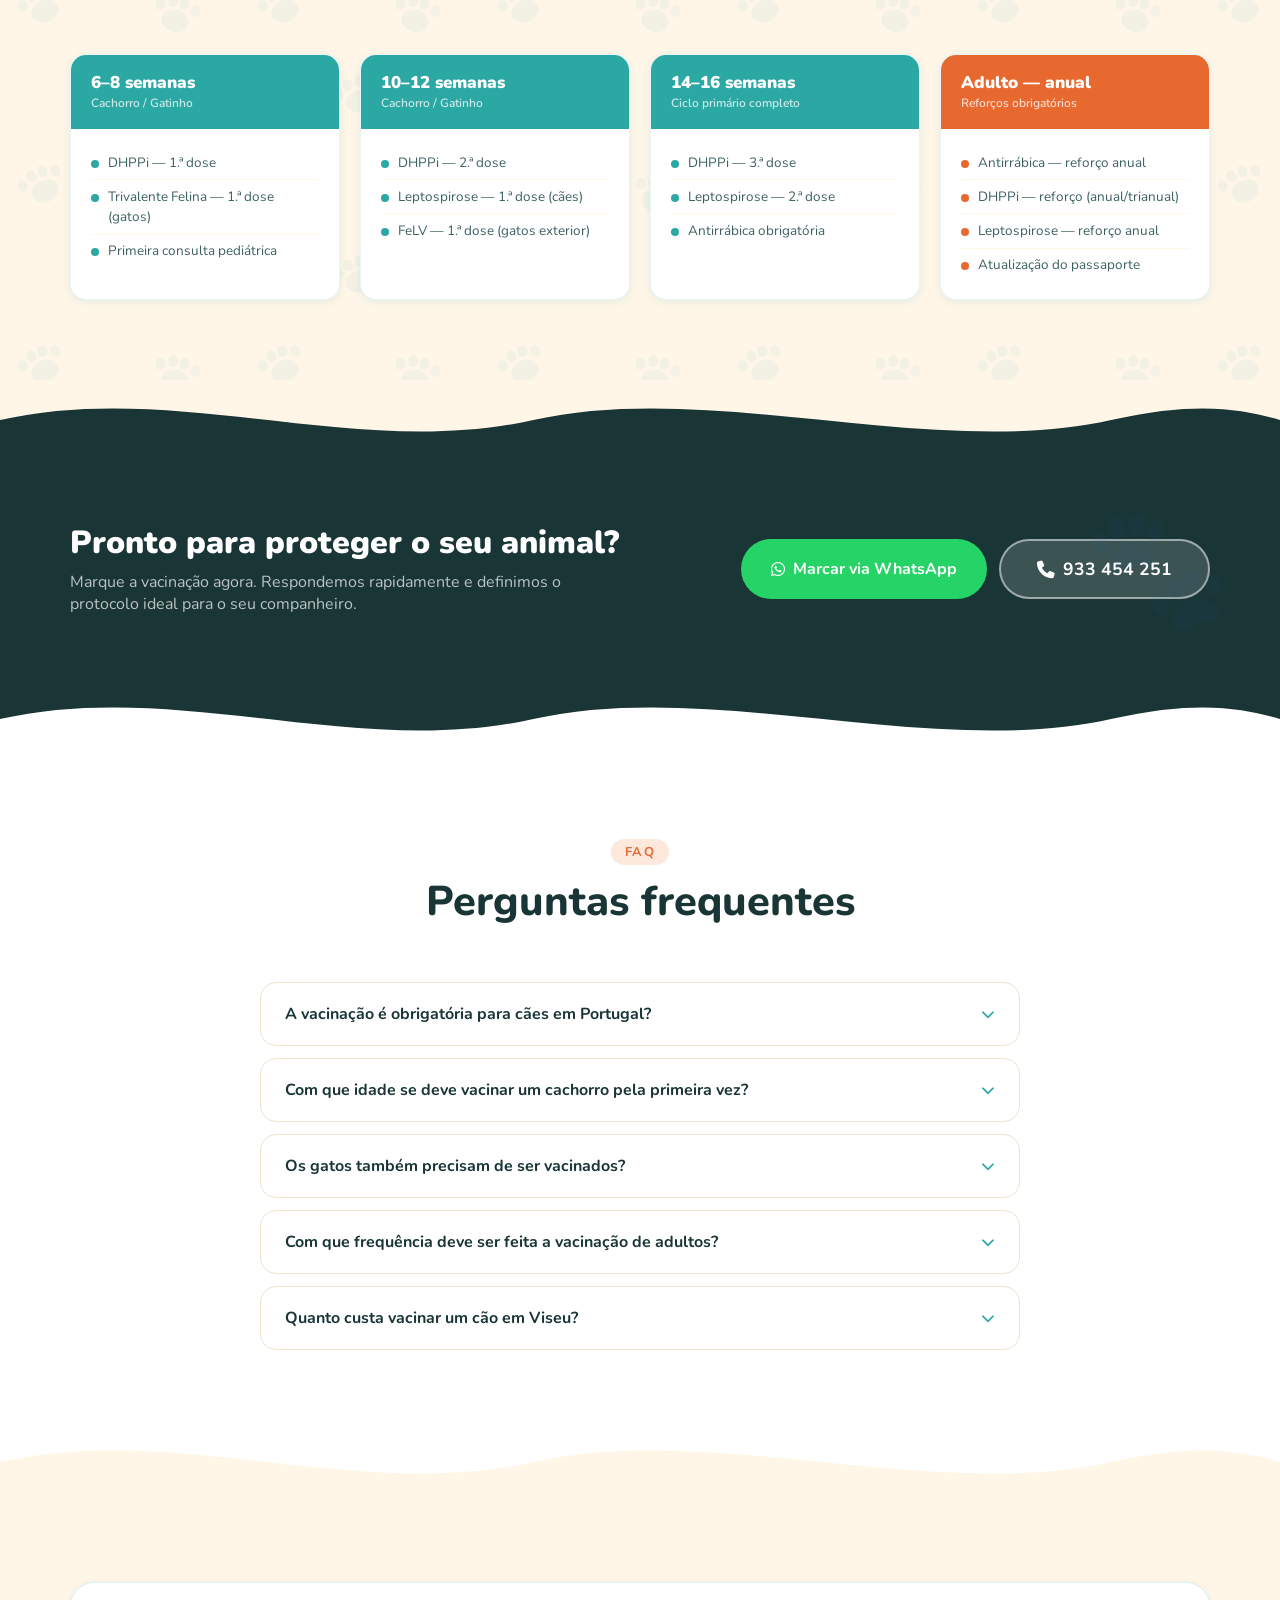
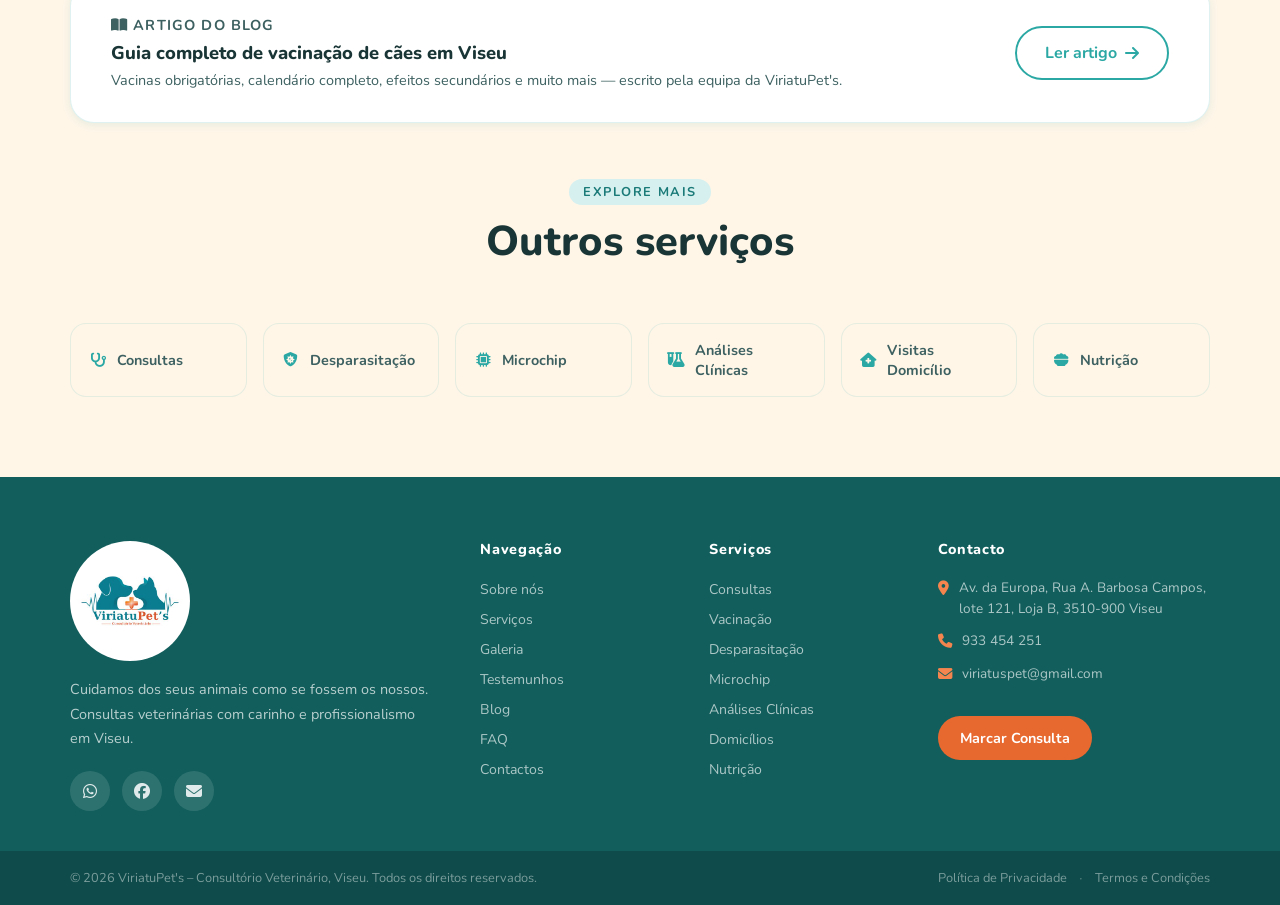
<file: servicos/vacinacao/index.html>
<!DOCTYPE html>
<html lang="pt-PT">
<head>
    <meta charset="UTF-8">
    <meta name="viewport" content="width=device-width, initial-scale=1.0">
    <title>Vacinação de Cães e Gatos em Viseu | ViriatuPet's</title>
    <meta name="description" content="Vacinação de cães e gatos em Viseu com protocolo personalizado. Vacinas obrigatórias, reforços anuais e aconselhamento veterinário na ViriatuPet's.">
    <meta name="robots" content="index, follow">
    <link rel="canonical" href="https://viriatuspets.pt/servicos/vacinacao/">
    <link rel="alternate" hreflang="pt-PT" href="https://viriatuspets.pt/servicos/vacinacao/">
    <meta property="og:type" content="website">
    <meta property="og:locale" content="pt_PT">
    <meta property="og:title" content="Vacinação de Cães e Gatos em Viseu | ViriatuPet's">
    <meta property="og:description" content="Proteja o seu animal com protocolos de vacinação personalizados. Vacinas obrigatórias e recomendadas para cães e gatos em Viseu.">
    <meta property="og:url" content="https://viriatuspets.pt/servicos/vacinacao/">
    <meta property="og:image" content="https://viriatuspets.pt/images/Vacinacao%20Gatos%2016.9.jpeg">
    <meta property="og:site_name" content="ViriatuPet's – Consultório Veterinário">

    <script type="application/ld+json">
    {"@context":"https://schema.org","@graph":[{"@type":"MedicalBusiness","@id":"https://viriatuspets.pt/#business","name":"ViriatuPet's – Consultório Veterinário","url":"https://viriatuspets.pt","telephone":"+351933454251","email":"viriatuspet@gmail.com","address":{"@type":"PostalAddress","streetAddress":"Av. da Europa, Rua Alexandre Barbosa Campos, lote 121, Loja B","addressLocality":"Viseu","postalCode":"3510-900","addressCountry":"PT"},"geo":{"@type":"GeoCoordinates","latitude":40.6675621,"longitude":-7.916406}},{"@type":"Service","name":"Vacinação de Cães e Gatos","description":"Protocolos de vacinação personalizados para cães, gatos e animais exóticos em Viseu.","provider":{"@id":"https://viriatuspets.pt/#business"},"areaServed":{"@type":"City","name":"Viseu"},"serviceType":"Veterinary Vaccination","url":"https://viriatuspets.pt/servicos/vacinacao/"},{"@type":"BreadcrumbList","itemListElement":[{"@type":"ListItem","position":1,"name":"Início","item":"https://viriatuspets.pt/"},{"@type":"ListItem","position":2,"name":"Serviços","item":"https://viriatuspets.pt/servicos/"},{"@type":"ListItem","position":3,"name":"Vacinação","item":"https://viriatuspets.pt/servicos/vacinacao/"}]},{"@type":"FAQPage","mainEntity":[{"@type":"Question","name":"A vacinação é obrigatória para cães em Portugal?","acceptedAnswer":{"@type":"Answer","text":"Sim. A vacina antirrábica é legalmente obrigatória para todos os cães com termochip a partir dos 3 meses de idade, com renovação anual obrigatória."}},{"@type":"Question","name":"Com que idade se deve vacinar um cachorro pela primeira vez?","acceptedAnswer":{"@type":"Answer","text":"O ciclo vacinal começa entre as 6 e as 8 semanas de vida. O ciclo primário completa-se por volta das 14–16 semanas com a antirrábica."}},{"@type":"Question","name":"Os gatos também precisam de ser vacinados?","acceptedAnswer":{"@type":"Answer","text":"Sim. Os gatos devem ser vacinados contra a trivalente felina. Mesmo gatos de interior devem ser vacinados."}},{"@type":"Question","name":"Com que frequência deve ser feita a vacinação de adultos?","acceptedAnswer":{"@type":"Answer","text":"A antirrábica tem reforço anual obrigatório por lei. O veterinário define o protocolo ideal para cada animal."}},{"@type":"Question","name":"Quanto custa vacinar um cão em Viseu?","acceptedAnswer":{"@type":"Answer","text":"Os preços variam conforme as vacinas necessárias. Contacte a ViriatuPet's para informação atualizada."}}]}]}
    </script>

    <link rel="preconnect" href="https://fonts.googleapis.com">
    <link rel="preconnect" href="https://fonts.gstatic.com" crossorigin>
    <link href="https://fonts.googleapis.com/css2?family=Nunito:wght@400;500;600;700;800;900&family=Nunito+Sans:wght@400;500;600&display=swap" rel="stylesheet">
    <link rel="stylesheet" href="https://cdnjs.cloudflare.com/ajax/libs/font-awesome/6.5.1/css/all.min.css">
    <link rel="stylesheet" href="../../css/style.css">
    <link rel="stylesheet" href="../style.css">
</head>
<body>

<!-- ========== NAVBAR ========== -->
<nav class="navbar" id="navbar">
    <div class="container nav-container">
        <a href="../../index.html" class="nav-brand">
            <div class="nav-logo-img">
                <img src="../../images/Logo.jpg" alt="ViriatuPet's Logo">
            </div>
            <div class="nav-brand-text">
                <span class="nav-name">ViriatuPet's</span>
                <span class="nav-sub">Consultório Veterinário</span>
            </div>
        </a>

        <ul class="nav-menu" id="navMenu">
            <li><a href="../../index.html#sobre" class="nav-link">Sobre</a></li>
            <li class="nav-item-dropdown">
                <a href="../../index.html#servicos" class="nav-link">Serviços <i class="fas fa-chevron-down nav-caret"></i></a>
                <ul class="nav-dropdown">
                    <li><a href="../consultas/index.html"><i class="fas fa-stethoscope"></i> Consultas</a></li>
                    <li><a href="../vacinacao/index.html"><i class="fas fa-syringe"></i> Vacinação</a></li>
                    <li><a href="../desparasitacao/index.html"><i class="fas fa-shield-virus"></i> Desparasitação</a></li>
                    <li><a href="../microchip/index.html"><i class="fas fa-microchip"></i> Microchip</a></li>
                    <li><a href="../analises-clinicas/index.html"><i class="fas fa-flask"></i> Análises Clínicas</a></li>
                    <li><a href="../visitas-domicilio/index.html"><i class="fas fa-house-medical"></i> Visitas Domicílio</a></li>
                    <li><a href="../nutricao/index.html"><i class="fas fa-bowl-food"></i> Nutrição</a></li>
                </ul>
            </li>
            <li><a href="../../blog.html" class="nav-link">Blog</a></li>
            <li><a href="../../index.html#contactos" class="nav-link">Contactos</a></li>
            <li><a href="../../index.html#marcacao" class="nav-cta-btn">Marcar Consulta</a></li>
        </ul>

        <button class="hamburger" id="hamburger" aria-label="Abrir menu" aria-expanded="false">
            <span></span><span></span><span></span>
        </button>
    </div>
</nav>

<!-- ========== BREADCRUMB ========== -->
<div class="breadcrumb">
    <nav class="container bc-inner" aria-label="Breadcrumb">
        <a href="../../index.html">Início</a>
        <span class="bc-sep"><i class="fas fa-chevron-right"></i></span>
        <a href="../../index.html#servicos">Serviços</a>
        <span class="bc-sep"><i class="fas fa-chevron-right"></i></span>
        <span>Vacinação</span>
    </nav>
</div>

<!-- ========== HERO ========== -->
<header class="svc-hero">

    <!-- Padrão de patas — idêntico ao da homepage (elipses SVG inline) -->
    <div class="svc-hero-paws" aria-hidden="true">
        <svg class="paw-pattern" xmlns="http://www.w3.org/2000/svg">
            <defs>
                <pattern id="pawPatternHero" patternUnits="userSpaceOnUse" width="330" height="330">
                    <g fill="rgba(255,255,255,0.06)" transform="rotate(-20, 165, 155)">
                        <ellipse cx="165" cy="155" rx="55" ry="43"/>
                        <ellipse cx="94"  cy="100" rx="19" ry="23"/>
                        <ellipse cx="142" cy="82"  rx="19" ry="23"/>
                        <ellipse cx="188" cy="82"  rx="19" ry="23"/>
                        <ellipse cx="236" cy="100" rx="19" ry="23"/>
                    </g>
                </pattern>
            </defs>
            <rect width="100%" height="100%" fill="url(#pawPatternHero)"/>
        </svg>
    </div>

    <div class="svc-hero-inner">
        <div data-aos="fade-up">
            <div class="svc-hero-badge"><i class="fas fa-syringe"></i> Serviço Veterinário</div>
            <h1>Vacinação de Cães e Gatos em Viseu</h1>
            <p>Protocolos personalizados para o seu animal. Vacinas obrigatórias, reforços anuais e todo o acompanhamento da equipa da ViriatuPet's.</p>
            <div class="svc-hero-actions">
                <a href="https://wa.me/351933454251?text=Ol%C3%A1!%20Gostaria%20de%20marcar%20uma%20vacina%C3%A7%C3%A3o%20na%20ViriatuPet%27s."
                   class="btn btn-whatsapp" target="_blank" rel="noopener noreferrer">
                    <i class="fab fa-whatsapp"></i> Marcar Vacinação
                </a>
                <a href="../../index.html#marcacao" class="btn btn-outline-white">
                    <i class="far fa-calendar-alt"></i> Formulário Online
                </a>
            </div>
            <div class="svc-hero-chips">
                <span class="svc-hero-chip"><i class="fas fa-dog"></i> Cães</span>
                <span class="svc-hero-chip"><i class="fas fa-cat"></i> Gatos</span>
                <span class="svc-hero-chip"><i class="fas fa-paw"></i> Exóticos</span>
                <span class="svc-hero-chip"><i class="fas fa-passport"></i> Passaporte animal</span>
                <span class="svc-hero-chip"><i class="fas fa-shield-alt"></i> Vacinas obrigatórias</span>
            </div>
        </div>

        <div class="svc-hero-img" data-aos="fade-left">
            <img src="../../images/Vacinacao Gatos 16.9.jpeg"
                 alt="Vacinação de gato na ViriatuPet's – Consultório Veterinário em Viseu"
                 width="600" height="420" loading="eager">
            <div class="svc-hero-img-badge">
                <div class="svc-hero-img-badge-icon"><i class="fas fa-syringe"></i></div>
                <div>
                    <strong>Vacinação segura</strong>
                    <span>Com protocolo personalizado</span>
                </div>
            </div>
        </div>
    </div>

    <!-- Onda SVG inferior — caminho idêntico ao da homepage -->
    <div class="hero-wave" aria-hidden="true">
        <svg viewBox="0 0 1440 100" preserveAspectRatio="none">
            <path d="M0,50 C200,100 400,0 600,50 C800,100 1050,0 1250,50 C1350,75 1400,60 1440,50 L1440,100 L0,100 Z" fill="#FFF6E8"/>
        </svg>
    </div>
</header>

<!-- ========== O QUE INCLUI ========== -->
<section class="sec paw-section" style="background:var(--cream)">

    <!-- Padrão de patas em secção cream — elipses SVG com fill teal -->
    <div class="paw-section-bg" aria-hidden="true">
        <svg xmlns="http://www.w3.org/2000/svg">
            <defs>
                <pattern id="pawPatternCream1" patternUnits="userSpaceOnUse" width="240" height="180">
                    <g fill="rgba(43,168,164,0.055)">
                        <g transform="rotate(-15, 55, 52)">
                            <ellipse cx="55" cy="52" rx="14" ry="11"/>
                            <ellipse cx="37" cy="38" rx="5" ry="6"/>
                            <ellipse cx="49" cy="33" rx="5" ry="6"/>
                            <ellipse cx="61" cy="33" rx="5" ry="6"/>
                            <ellipse cx="73" cy="38" rx="5" ry="6"/>
                        </g>
                        <g transform="rotate(22, 180, 42)">
                            <ellipse cx="180" cy="42" rx="14" ry="11"/>
                            <ellipse cx="162" cy="28" rx="5" ry="6"/>
                            <ellipse cx="174" cy="23" rx="5" ry="6"/>
                            <ellipse cx="186" cy="23" rx="5" ry="6"/>
                            <ellipse cx="198" cy="28" rx="5" ry="6"/>
                        </g>
                        <g transform="rotate(-28, 115, 138)">
                            <ellipse cx="115" cy="138" rx="14" ry="11"/>
                            <ellipse cx="97" cy="124" rx="5" ry="6"/>
                            <ellipse cx="109" cy="119" rx="5" ry="6"/>
                            <ellipse cx="121" cy="119" rx="5" ry="6"/>
                            <ellipse cx="133" cy="124" rx="5" ry="6"/>
                        </g>
                    </g>
                </pattern>
            </defs>
            <rect width="100%" height="100%" fill="url(#pawPatternCream1)"/>
        </svg>
    </div>

    <div class="container" data-aos="fade-up">
        <div class="section-header">
            <div class="section-label">O que inclui</div>
            <h2 class="section-title">Mais do que uma injeção —<br><span style="color:var(--teal)">uma consulta completa</span></h2>
            <p class="section-subtitle">Na ViriatuPet's, a vacinação é acompanhada de avaliação clínica e aconselhamento para que o seu animal esteja sempre protegido.</p>
        </div>

        <div class="inc-grid">
            <div class="inc-card" data-aos="fade-up" data-aos-delay="50">
                <div class="inc-icon"><i class="fas fa-stethoscope"></i></div>
                <h3>Avaliação clínica prévia</h3>
                <p>Antes de qualquer vacina, o veterinário avalia o estado geral de saúde para garantir que o animal está apto para ser vacinado.</p>
            </div>
            <div class="inc-card" data-aos="fade-up" data-aos-delay="100">
                <div class="inc-icon"><i class="fas fa-passport"></i></div>
                <h3>Atualização do passaporte</h3>
                <p>Registo imediato no passaporte e no SIAC, conforme exigido por lei para todos os animais de companhia.</p>
            </div>
            <div class="inc-card" data-aos="fade-up" data-aos-delay="150">
                <div class="inc-icon"><i class="fas fa-calendar-check"></i></div>
                <h3>Protocolo personalizado</h3>
                <p>Calendário vacinal ideal para a espécie, idade, raça e estilo de vida do seu animal — não há dois iguais.</p>
            </div>
            <div class="inc-card" data-aos="fade-up" data-aos-delay="200">
                <div class="inc-icon"><i class="fas fa-comments"></i></div>
                <h3>Aconselhamento completo</h3>
                <p>Explicamos o que cada vacina protege, os possíveis efeitos secundários e respondemos a todas as suas dúvidas.</p>
            </div>
        </div>
    </div>
</section>

<!-- Onda: cream → branco -->
<div class="svc-wave" style="background:var(--cream)" aria-hidden="true">
    <svg viewBox="0 0 1440 80" preserveAspectRatio="none">
        <path d="M0,40 C200,0 400,80 600,40 C800,0 1050,80 1250,40 C1350,20 1400,30 1440,40 L1440,80 L0,80 Z" fill="#ffffff"/>
    </svg>
</div>

<!-- ========== PORQUÊ VACINAR ========== -->
<section class="sec" style="background:#fff">
    <div class="container">
        <div class="split">
            <div class="split-img" data-aos="fade-right">
                <img src="../../images/Vacinacao Gatos 4.3.jpeg"
                     alt="Consulta de vacinação na ViriatuPet's em Viseu" width="580" height="460" loading="lazy">
                <div class="split-img-tag">🐾 ViriatuPet's, Viseu</div>
            </div>
            <div data-aos="fade-left">
                <div class="section-label">Porquê vacinar</div>
                <h2 class="section-title">A prevenção é sempre<br><span style="color:var(--teal)">o melhor cuidado</span></h2>
                <p style="color:var(--text-mid);margin-bottom:.5rem;font-size:.97rem;line-height:1.7">A vacinação protege o seu animal de doenças graves e contribui para a saúde pública de toda a comunidade.</p>
                <ul class="check-list">
                    <li>A parvovirose pode ter mortalidade superior a 90% em cachorros não vacinados</li>
                    <li>A leptospirose é uma zoonose — pode ser transmitida ao ser humano</li>
                    <li>A raiva é obrigatória por lei e necessária para viajar na UE</li>
                    <li>Animais vacinados protegem também os mais vulneráveis na comunidade</li>
                    <li>Em Viseu, o contacto com zonas fluviais aumenta o risco de leptospirose</li>
                </ul>
                <a href="../../blog/vacinacao-caes-viseu.html" class="btn btn-outline-teal">
                    Ler o guia completo <i class="fas fa-arrow-right"></i>
                </a>
            </div>
        </div>
    </div>
</section>

<!-- ========== VACINAS DISPONÍVEIS ========== -->
<section class="teal-section paw-section" style="padding:0">

    <!-- Onda superior — idêntica à services-wave-top da homepage (fill branco) -->
    <div class="svc-wave" aria-hidden="true">
        <svg viewBox="0 0 1440 80" preserveAspectRatio="none">
            <path d="M0,40 C200,80 400,0 600,40 C800,80 1050,0 1250,40 C1350,60 1400,50 1440,40 L1440,0 L0,0 Z" fill="#ffffff"/>
        </svg>
    </div>

    <!-- Padrão de patas — elipses brancas sobre teal (mesmo padrão da homepage) -->
    <div class="paw-section-bg" aria-hidden="true">
        <svg xmlns="http://www.w3.org/2000/svg">
            <defs>
                <pattern id="pawPatternTeal" patternUnits="userSpaceOnUse" width="240" height="180">
                    <g fill="rgba(255,255,255,0.05)">
                        <g transform="rotate(-18, 60, 48)">
                            <ellipse cx="60" cy="48" rx="14" ry="11"/>
                            <ellipse cx="42" cy="34" rx="5" ry="6"/>
                            <ellipse cx="54" cy="29" rx="5" ry="6"/>
                            <ellipse cx="66" cy="29" rx="5" ry="6"/>
                            <ellipse cx="78" cy="34" rx="5" ry="6"/>
                        </g>
                        <g transform="rotate(15, 185, 55)">
                            <ellipse cx="185" cy="55" rx="14" ry="11"/>
                            <ellipse cx="167" cy="41" rx="5" ry="6"/>
                            <ellipse cx="179" cy="36" rx="5" ry="6"/>
                            <ellipse cx="191" cy="36" rx="5" ry="6"/>
                            <ellipse cx="203" cy="41" rx="5" ry="6"/>
                        </g>
                        <g transform="rotate(-32, 110, 140)">
                            <ellipse cx="110" cy="140" rx="14" ry="11"/>
                            <ellipse cx="92" cy="126" rx="5" ry="6"/>
                            <ellipse cx="104" cy="121" rx="5" ry="6"/>
                            <ellipse cx="116" cy="121" rx="5" ry="6"/>
                            <ellipse cx="128" cy="126" rx="5" ry="6"/>
                        </g>
                    </g>
                </pattern>
            </defs>
            <rect width="100%" height="100%" fill="url(#pawPatternTeal)"/>
        </svg>
    </div>

    <div class="container" style="padding-top:3rem;padding-bottom:1rem;position:relative;z-index:1">
        <div class="section-header" data-aos="fade-up">
            <div class="section-label light">Protocolos</div>
            <h2 class="section-title light">Vacinas disponíveis</h2>
            <p class="section-subtitle light">A antirrábica é obrigatória por lei em Portugal para cães. Conheça as restantes vacinas recomendadas para cada espécie.</p>
        </div>

        <div class="tabs-row">
            <button class="tab-btn active" onclick="switchTab('caes', this)">
                <i class="fas fa-dog"></i> Cães
            </button>
            <button class="tab-btn" onclick="switchTab('gatos', this)">
                <i class="fas fa-cat"></i> Gatos
            </button>
        </div>

        <div id="tab-caes" class="tab-panel active" data-aos="fade-up">
            <table class="vtable">
                <thead>
                    <tr>
                        <th>Vacina</th>
                        <th>Protege contra</th>
                        <th>Estado</th>
                        <th>Frequência</th>
                    </tr>
                </thead>
                <tbody>
                    <tr>
                        <td><strong>Antirrábica</strong></td>
                        <td>Vírus da raiva</td>
                        <td><span class="tag-law">Obrigatória por lei</span></td>
                        <td>Anual</td>
                    </tr>
                    <tr>
                        <td><strong>DHPPi (Polivalente)</strong></td>
                        <td>Esgana, Hepatite, Parvovirose, Parainfluenza</td>
                        <td><span class="tag-rec">Fortemente recomendada</span></td>
                        <td>Anual / Trianual</td>
                    </tr>
                    <tr>
                        <td><strong>Leptospirose</strong></td>
                        <td>Leptospira spp. (zoonose)</td>
                        <td><span class="tag-rec">Fortemente recomendada</span></td>
                        <td>Anual</td>
                    </tr>
                    <tr>
                        <td><strong>Tosse do Canil</strong></td>
                        <td>Bordetella bronchiseptica</td>
                        <td><span class="tag-rec">Recomendada</span></td>
                        <td>Anual</td>
                    </tr>
                </tbody>
            </table>
            <p class="vtable-note">
                <i class="fas fa-info-circle"></i>
                A leptospirose é especialmente relevante em Viseu e Dão-Lafões pelo contacto frequente com zonas fluviais e rurais.
            </p>
        </div>

        <div id="tab-gatos" class="tab-panel" data-aos="fade-up">
            <table class="vtable">
                <thead>
                    <tr>
                        <th>Vacina</th>
                        <th>Protege contra</th>
                        <th>Estado</th>
                        <th>Frequência</th>
                    </tr>
                </thead>
                <tbody>
                    <tr>
                        <td><strong>Trivalente Felina</strong></td>
                        <td>Rinotraqueíte, Calicivírus, Panleucopénia</td>
                        <td><span class="tag-rec">Fortemente recomendada</span></td>
                        <td>Anual / Trianual</td>
                    </tr>
                    <tr>
                        <td><strong>Leucemia Felina (FeLV)</strong></td>
                        <td>Leucemia vírica felina</td>
                        <td><span class="tag-rec">Recomendada (exterior)</span></td>
                        <td>Anual</td>
                    </tr>
                    <tr>
                        <td><strong>Antirrábica</strong></td>
                        <td>Vírus da raiva</td>
                        <td><span class="tag-rec">Necessária para viagens UE</span></td>
                        <td>Anual / Trianual</td>
                    </tr>
                </tbody>
            </table>
            <p class="vtable-note">
                <i class="fas fa-info-circle"></i>
                Gatos de interior também devem ser vacinados — vírus podem ser transmitidos indiretamente através de roupas e calçado.
            </p>
        </div>
    </div>

    <!-- Onda inferior — idêntica à services-wave-bottom da homepage (fill cream) -->
    <div class="svc-wave" aria-hidden="true" style="position:relative;z-index:1">
        <svg viewBox="0 0 1440 80" preserveAspectRatio="none">
            <path d="M0,40 C200,0 400,80 600,40 C800,0 1050,80 1250,40 C1350,20 1400,30 1440,40 L1440,80 L0,80 Z" fill="#FFF6E8"/>
        </svg>
    </div>
</section>

<!-- ========== CALENDÁRIO VACINAL ========== -->
<section class="sec paw-section" style="background:var(--cream)">

    <!-- Padrão de patas em secção cream -->
    <div class="paw-section-bg" aria-hidden="true">
        <svg xmlns="http://www.w3.org/2000/svg">
            <defs>
                <pattern id="pawPatternCream2" patternUnits="userSpaceOnUse" width="240" height="180">
                    <g fill="rgba(43,168,164,0.055)">
                        <g transform="rotate(-25, 45, 45)">
                            <ellipse cx="45" cy="45" rx="14" ry="11"/>
                            <ellipse cx="27" cy="31" rx="5" ry="6"/>
                            <ellipse cx="39" cy="26" rx="5" ry="6"/>
                            <ellipse cx="51" cy="26" rx="5" ry="6"/>
                            <ellipse cx="63" cy="31" rx="5" ry="6"/>
                        </g>
                        <g transform="rotate(12, 175, 55)">
                            <ellipse cx="175" cy="55" rx="14" ry="11"/>
                            <ellipse cx="157" cy="41" rx="5" ry="6"/>
                            <ellipse cx="169" cy="36" rx="5" ry="6"/>
                            <ellipse cx="181" cy="36" rx="5" ry="6"/>
                            <ellipse cx="193" cy="41" rx="5" ry="6"/>
                        </g>
                        <g transform="rotate(-20, 120, 135)">
                            <ellipse cx="120" cy="135" rx="14" ry="11"/>
                            <ellipse cx="102" cy="121" rx="5" ry="6"/>
                            <ellipse cx="114" cy="116" rx="5" ry="6"/>
                            <ellipse cx="126" cy="116" rx="5" ry="6"/>
                            <ellipse cx="138" cy="121" rx="5" ry="6"/>
                        </g>
                    </g>
                </pattern>
            </defs>
            <rect width="100%" height="100%" fill="url(#pawPatternCream2)"/>
        </svg>
    </div>

    <div class="container">
        <div class="section-header" data-aos="fade-up">
            <div class="section-label teal">Calendário</div>
            <h2 class="section-title">Quando vacinar o seu animal</h2>
            <p class="section-subtitle">Um guia de referência. O veterinário definirá o protocolo exato adequado ao seu animal.</p>
        </div>

        <div class="cal-grid">
            <div class="cal-card" data-aos="fade-up" data-aos-delay="50">
                <div class="cal-head">
                    <div class="cal-age">6–8 semanas</div>
                    <div class="cal-who">Cachorro / Gatinho</div>
                </div>
                <div class="cal-body">
                    <div class="cal-item"><div class="cal-dot"></div>DHPPi — 1.ª dose</div>
                    <div class="cal-item"><div class="cal-dot"></div>Trivalente Felina — 1.ª dose (gatos)</div>
                    <div class="cal-item"><div class="cal-dot"></div>Primeira consulta pediátrica</div>
                </div>
            </div>
            <div class="cal-card" data-aos="fade-up" data-aos-delay="100">
                <div class="cal-head">
                    <div class="cal-age">10–12 semanas</div>
                    <div class="cal-who">Cachorro / Gatinho</div>
                </div>
                <div class="cal-body">
                    <div class="cal-item"><div class="cal-dot"></div>DHPPi — 2.ª dose</div>
                    <div class="cal-item"><div class="cal-dot"></div>Leptospirose — 1.ª dose (cães)</div>
                    <div class="cal-item"><div class="cal-dot"></div>FeLV — 1.ª dose (gatos exterior)</div>
                </div>
            </div>
            <div class="cal-card" data-aos="fade-up" data-aos-delay="150">
                <div class="cal-head">
                    <div class="cal-age">14–16 semanas</div>
                    <div class="cal-who">Ciclo primário completo</div>
                </div>
                <div class="cal-body">
                    <div class="cal-item"><div class="cal-dot"></div>DHPPi — 3.ª dose</div>
                    <div class="cal-item"><div class="cal-dot"></div>Leptospirose — 2.ª dose</div>
                    <div class="cal-item"><div class="cal-dot"></div>Antirrábica obrigatória</div>
                </div>
            </div>
            <div class="cal-card" data-aos="fade-up" data-aos-delay="200">
                <div class="cal-head orange">
                    <div class="cal-age">Adulto — anual</div>
                    <div class="cal-who">Reforços obrigatórios</div>
                </div>
                <div class="cal-body">
                    <div class="cal-item"><div class="cal-dot o"></div>Antirrábica — reforço anual</div>
                    <div class="cal-item"><div class="cal-dot o"></div>DHPPi — reforço (anual/trianual)</div>
                    <div class="cal-item"><div class="cal-dot o"></div>Leptospirose — reforço anual</div>
                    <div class="cal-item"><div class="cal-dot o"></div>Atualização do passaporte</div>
                </div>
            </div>
        </div>
    </div>
</section>

<!-- Onda: cream → escuro -->
<div class="svc-wave" style="background:var(--cream)" aria-hidden="true">
    <svg viewBox="0 0 1440 80" preserveAspectRatio="none">
        <path d="M0,40 C200,0 400,80 600,40 C800,0 1050,80 1250,40 C1350,20 1400,30 1440,40 L1440,80 L0,80 Z" fill="#1A3535"/>
    </svg>
</div>

<!-- ========== CTA ESCURA ========== -->
<section class="cta-band">
    <div class="container cta-band-inner">
        <div class="cta-band-text" data-aos="fade-up">
            <h2>Pronto para proteger o seu animal?</h2>
            <p>Marque a vacinação agora. Respondemos rapidamente e definimos o protocolo ideal para o seu companheiro.</p>
        </div>
        <div class="cta-band-btns" data-aos="fade-up" data-aos-delay="100">
            <a href="https://wa.me/351933454251?text=Ol%C3%A1!%20Gostaria%20de%20marcar%20uma%20vacina%C3%A7%C3%A3o%20na%20ViriatuPet%27s."
               class="btn btn-whatsapp" target="_blank" rel="noopener noreferrer">
                <i class="fab fa-whatsapp"></i> Marcar via WhatsApp
            </a>
            <a href="tel:+351933454251" class="btn btn-phone-lg">
                <i class="fas fa-phone"></i> 933 454 251
            </a>
        </div>
    </div>
</section>

<!-- Onda: escuro → branco -->
<div class="svc-wave" style="background:#1A3535" aria-hidden="true">
    <svg viewBox="0 0 1440 80" preserveAspectRatio="none">
        <path d="M0,40 C200,0 400,80 600,40 C800,0 1050,80 1250,40 C1350,20 1400,30 1440,40 L1440,80 L0,80 Z" fill="#ffffff"/>
    </svg>
</div>

<!-- ========== FAQ ========== -->
<section class="sec" style="background:#fff; padding-bottom:2rem">
    <div class="container">
        <div class="section-header" data-aos="fade-up">
            <div class="section-label">FAQ</div>
            <h2 class="section-title">Perguntas frequentes</h2>
        </div>

        <div class="faq-list" data-aos="fade-up">
            <div class="faq-item">
                <button class="faq-q" aria-expanded="false">
                    <span>A vacinação é obrigatória para cães em Portugal?</span>
                    <i class="fas fa-chevron-down"></i>
                </button>
                <div class="faq-a">
                    <p>Sim. A vacina antirrábica é legalmente obrigatória para todos os cães com termochip a partir dos 3 meses de idade, com renovação anual. Outras vacinas são fortemente recomendadas conforme o estilo de vida do animal.</p>
                </div>
            </div>

            <div class="faq-item">
                <button class="faq-q" aria-expanded="false">
                    <span>Com que idade se deve vacinar um cachorro pela primeira vez?</span>
                    <i class="fas fa-chevron-down"></i>
                </button>
                <div class="faq-a">
                    <p>O ciclo vacinal começa entre as 6 e as 8 semanas de vida, com a primeira dose da polivalente DHPPi. O ciclo primário completa-se por volta das 14–16 semanas com a antirrábica.</p>
                </div>
            </div>

            <div class="faq-item">
                <button class="faq-q" aria-expanded="false">
                    <span>Os gatos também precisam de ser vacinados?</span>
                    <i class="fas fa-chevron-down"></i>
                </button>
                <div class="faq-a">
                    <p>Sim. Os gatos devem ser vacinados contra a trivalente felina. Gatos com acesso ao exterior precisam ainda da leucemia felina (FeLV). Mesmo gatos de interior devem ser vacinados, pois os vírus podem ser transmitidos indiretamente.</p>
                </div>
            </div>

            <div class="faq-item">
                <button class="faq-q" aria-expanded="false">
                    <span>Com que frequência deve ser feita a vacinação de adultos?</span>
                    <i class="fas fa-chevron-down"></i>
                </button>
                <div class="faq-a">
                    <p>A antirrábica tem reforço anual obrigatório por lei. A DHPPi pode ter reforço anual ou trianual conforme o produto. O veterinário define o protocolo ideal para cada animal.</p>
                </div>
            </div>

            <div class="faq-item">
                <button class="faq-q" aria-expanded="false">
                    <span>Quanto custa vacinar um cão em Viseu?</span>
                    <i class="fas fa-chevron-down"></i>
                </button>
                <div class="faq-a">
                    <p>Os preços variam conforme as vacinas necessárias e o protocolo indicado. Contacte a ViriatuPet's para receber informação atualizada e o protocolo mais adequado para o seu animal.</p>
                </div>
            </div>
        </div>
    </div>
</section>

<!-- Onda: branco → cream -->
<div class="svc-wave" style="background:#fff" aria-hidden="true">
    <svg viewBox="0 0 1440 80" preserveAspectRatio="none">
        <path d="M0,40 C200,0 400,80 600,40 C800,0 1050,80 1250,40 C1350,20 1400,30 1440,40 L1440,80 L0,80 Z" fill="#FFF6E8"/>
    </svg>
</div>

<!-- ========== ARTIGO + OUTROS SERVIÇOS ========== -->
<section class="sec" style="background:var(--cream)">
    <div class="container">

        <div class="svc-blog-card" data-aos="fade-up">
            <div>
                <p class="svc-blog-card-ey"><i class="fas fa-book-open"></i> Artigo do Blog</p>
                <h3>Guia completo de vacinação de cães em Viseu</h3>
                <p>Vacinas obrigatórias, calendário completo, efeitos secundários e muito mais — escrito pela equipa da ViriatuPet's.</p>
            </div>
            <a href="../../blog/vacinacao-caes-viseu.html" class="btn btn-outline-teal">
                Ler artigo <i class="fas fa-arrow-right"></i>
            </a>
        </div>

        <div style="margin-top:3.5rem">
            <div class="section-header" data-aos="fade-up">
                <div class="section-label teal">Explore mais</div>
                <h2 class="section-title">Outros serviços</h2>
            </div>
            <div class="s-chips">
                <a href="../consultas/index.html"          class="s-chip" data-aos="fade-up" data-aos-delay="50"><i class="fas fa-stethoscope"></i> Consultas</a>
                <a href="../desparasitacao/index.html"      class="s-chip" data-aos="fade-up" data-aos-delay="100"><i class="fas fa-shield-virus"></i> Desparasitação</a>
                <a href="../microchip/index.html"           class="s-chip" data-aos="fade-up" data-aos-delay="150"><i class="fas fa-microchip"></i> Microchip</a>
                <a href="../analises-clinicas/index.html"   class="s-chip" data-aos="fade-up" data-aos-delay="200"><i class="fas fa-flask-vial"></i> Análises Clínicas</a>
                <a href="../visitas-domicilio/index.html"   class="s-chip" data-aos="fade-up" data-aos-delay="250"><i class="fas fa-house-medical"></i> Visitas Domicílio</a>
                <a href="../nutricao/index.html"            class="s-chip" data-aos="fade-up" data-aos-delay="300"><i class="fas fa-bowl-food"></i> Nutrição</a>
            </div>
        </div>
    </div>
</section>

<!-- ========== FOOTER ========== -->
<footer class="footer">
    <div class="footer-top">
        <div class="container">
            <div class="footer-grid">
                <div class="footer-brand-col">
                    <div class="footer-logo">
                        <img src="../../images/Logo.jpg" alt="ViriatuPet's Logo" class="footer-logo-img">
                    </div>
                    <p class="footer-desc">
                        Cuidamos dos seus animais como se fossem os nossos.
                        Consultas veterinárias com carinho e profissionalismo em Viseu.
                    </p>
                    <div class="footer-socials">
                        <a href="https://wa.me/351933454251" aria-label="WhatsApp"
                           target="_blank" rel="noopener noreferrer"><i class="fab fa-whatsapp"></i></a>
                        <a href="https://www.facebook.com/profile.php?id=61583484770981" aria-label="Facebook"
                           target="_blank" rel="noopener noreferrer"><i class="fab fa-facebook"></i></a>
                        <a href="mailto:viriatuspet@gmail.com" aria-label="Email"><i class="fas fa-envelope"></i></a>
                    </div>
                </div>

                <div class="footer-links-col">
                    <h4>Navegação</h4>
                    <ul>
                        <li><a href="../../index.html#sobre">Sobre nós</a></li>
                        <li><a href="../../index.html#servicos">Serviços</a></li>
                        <li><a href="../../index.html#galeria">Galeria</a></li>
                        <li><a href="../../index.html#testemunhos">Testemunhos</a></li>
                        <li><a href="../../blog.html">Blog</a></li>
                        <li><a href="../../index.html#faq">FAQ</a></li>
                        <li><a href="../../index.html#contactos">Contactos</a></li>
                    </ul>
                </div>

                <div class="footer-services-col">
                    <h4>Serviços</h4>
                    <ul>
                        <li><a href="../consultas/index.html">Consultas</a></li>
                        <li><a href="./index.html">Vacinação</a></li>
                        <li><a href="../desparasitacao/index.html">Desparasitação</a></li>
                        <li><a href="../microchip/index.html">Microchip</a></li>
                        <li><a href="../analises-clinicas/index.html">Análises Clínicas</a></li>
                        <li><a href="../visitas-domicilio/index.html">Domicílios</a></li>
                        <li><a href="../nutricao/index.html">Nutrição</a></li>
                    </ul>
                </div>

                <div class="footer-contact-col">
                    <h4>Contacto</h4>
                    <div class="footer-contact-item">
                        <i class="fas fa-location-dot"></i>
                        <span>Av. da Europa, Rua A. Barbosa Campos, lote 121, Loja B, 3510-900 Viseu</span>
                    </div>
                    <div class="footer-contact-item">
                        <i class="fas fa-phone"></i>
                        <a href="tel:+351933454251">933 454 251</a>
                    </div>
                    <div class="footer-contact-item">
                        <i class="fas fa-envelope"></i>
                        <a href="mailto:viriatuspet@gmail.com">viriatuspet@gmail.com</a>
                    </div>
                    <a href="../../index.html#marcacao" class="btn btn-primary btn-sm footer-cta-btn">Marcar Consulta</a>
                </div>
            </div>
        </div>
    </div>

    <div class="footer-bottom">
        <div class="container">
            <p>© 2026 ViriatuPet's – Consultório Veterinário, Viseu. Todos os direitos reservados.</p>
            <div class="footer-bottom-links">
                <a href="../../privacy.html">Política de Privacidade</a>
                <span>·</span>
                <a href="#">Termos e Condições</a>
            </div>
        </div>
    </div>
</footer>

<!-- ========== WHATSAPP FLUTUANTE ========== -->
<a href="https://wa.me/351933454251?text=Ol%C3%A1!%20Gostaria%20de%20marcar%20uma%20vacina%C3%A7%C3%A3o%20na%20ViriatuPet%27s."
   class="whatsapp-float" target="_blank" rel="noopener noreferrer" aria-label="Marcar vacinação via WhatsApp">
    <i class="fab fa-whatsapp"></i>
    <span class="wa-tooltip">Marcar Vacinação</span>
</a>

<!-- ========== VOLTAR AO TOPO ========== -->
<button class="back-to-top" id="backToTop" aria-label="Voltar ao topo">
    <i class="fas fa-chevron-up"></i>
</button>

<script src="../../js/script.js"></script>
<script>
    /* Troca de tabs (vacinas cães / gatos) */
    function switchTab(id, btn) {
        document.querySelectorAll('.tab-panel').forEach(p => p.classList.remove('active'));
        document.querySelectorAll('.tab-btn').forEach(b => b.classList.remove('active'));
        document.getElementById('tab-' + id).classList.add('active');
        btn.classList.add('active');
    }
</script>
</body>
</html>
</file>
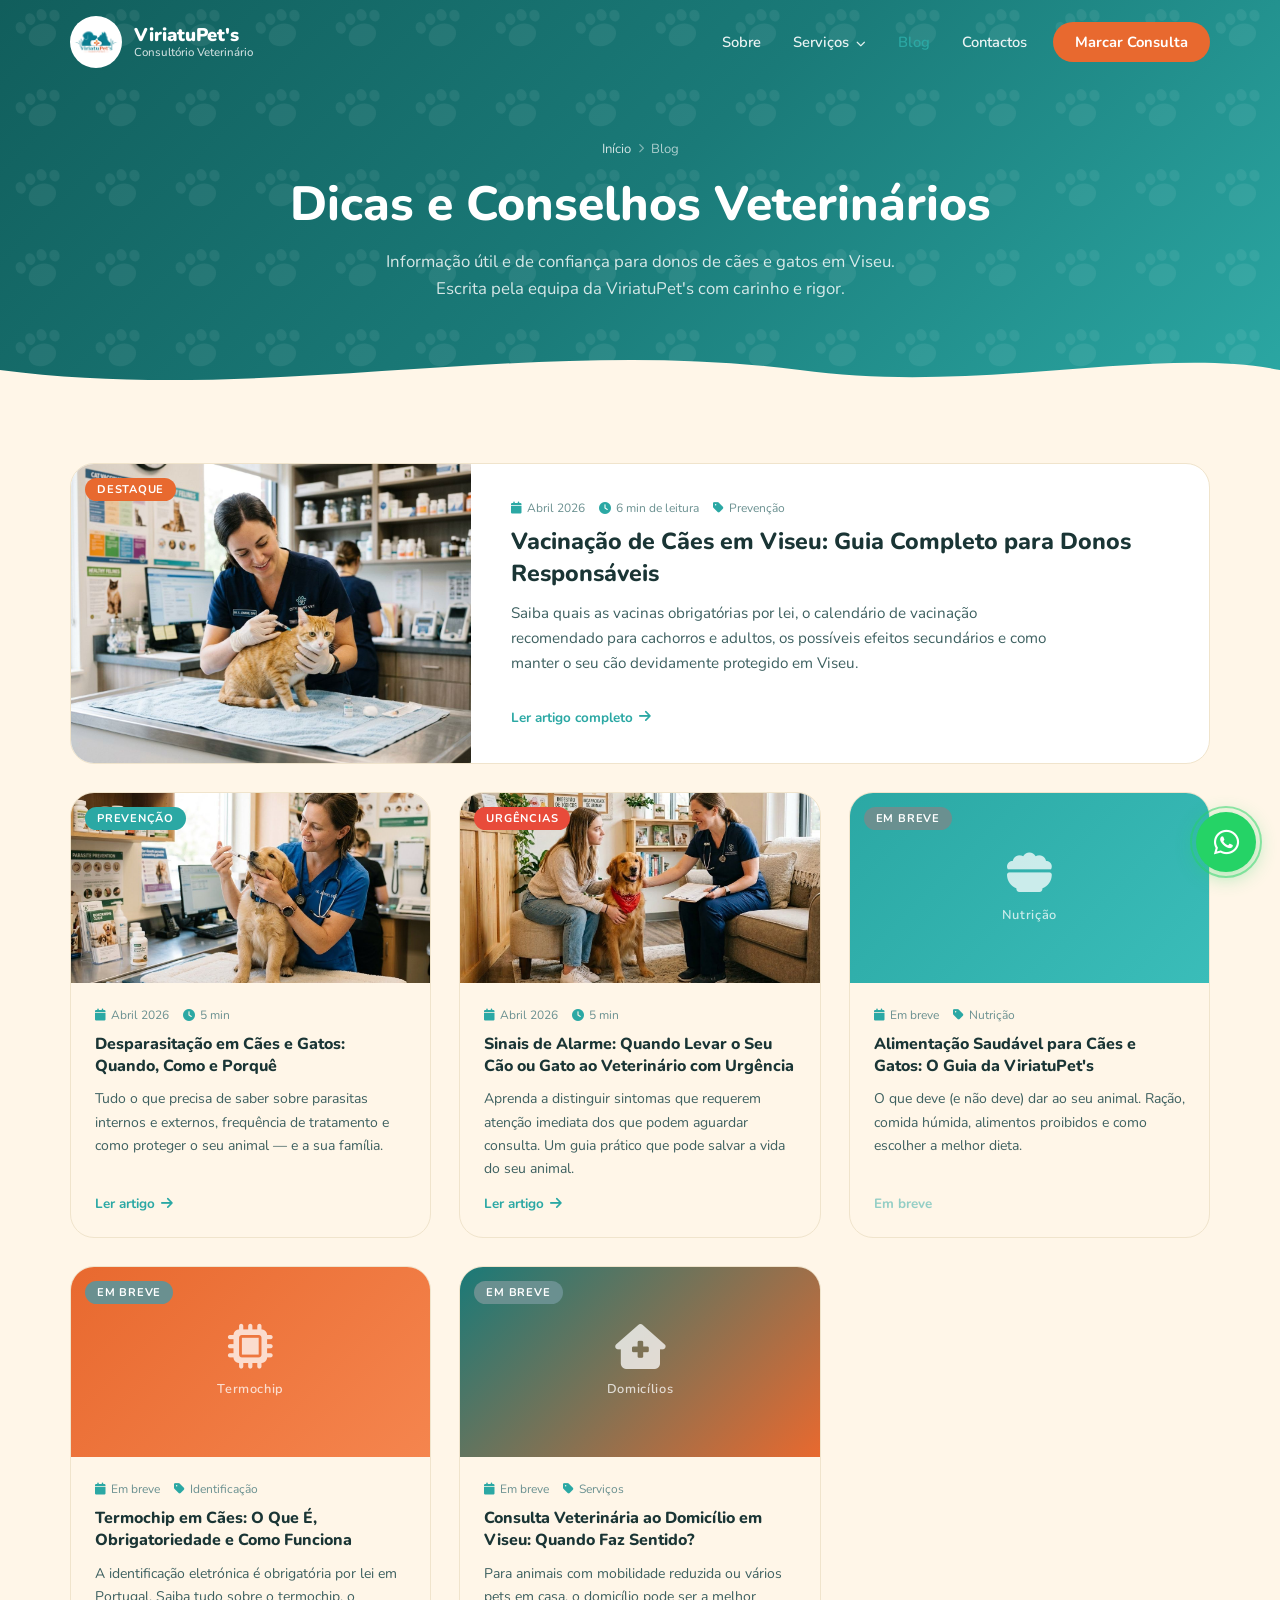
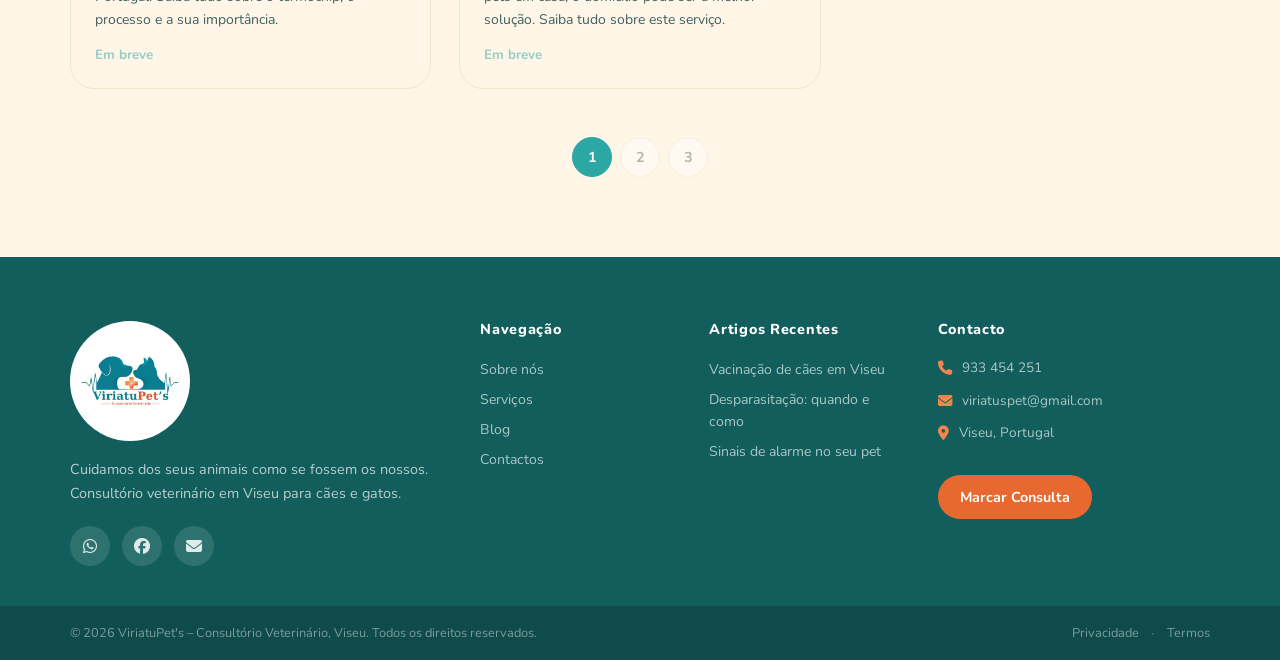
<file: blog.html>
<!DOCTYPE html>
<html lang="pt-PT">
<head>
    <meta charset="UTF-8">
    <meta name="viewport" content="width=device-width, initial-scale=1.0">
    <meta name="description" content="Blog da ViriatuPet's – Consultório Veterinário em Viseu. Dicas, conselhos e informação veterinária para donos de cães e gatos.">
    <meta name="keywords" content="blog veterinário Viseu, dicas animais Viseu, saúde cães gatos Viseu, vacinação desparasitação">
    <title>Blog Veterinário | ViriatuPet's – Consultório Veterinário em Viseu</title>
    <link rel="preconnect" href="https://fonts.googleapis.com">
    <link rel="preconnect" href="https://fonts.gstatic.com" crossorigin>
    <link href="https://fonts.googleapis.com/css2?family=Nunito:wght@400;500;600;700;800;900&family=Nunito+Sans:wght@400;500;600&display=swap" rel="stylesheet">
    <link rel="stylesheet" href="https://cdnjs.cloudflare.com/ajax/libs/font-awesome/6.5.1/css/all.min.css">
    <link rel="stylesheet" href="css/style.css">
    <link rel="stylesheet" href="css/blog.css">
</head>
<body>

<!-- NAVBAR -->
<nav class="navbar scrolled" id="navbar">
    <div class="container nav-container">
        <a href="index.html" class="nav-brand">
            <div class="nav-logo-img">
                <img src="images/Logo.jpg" alt="ViriatuPet's Logo">
            </div>
            <div class="nav-brand-text">
                <span class="nav-name">ViriatuPet's</span>
                <span class="nav-sub">Consultório Veterinário</span>
            </div>
        </a>
        <ul class="nav-menu" id="navMenu">
            <li><a href="index.html#sobre" class="nav-link">Sobre</a></li>
            <li class="nav-item-dropdown">
                <a href="index.html#servicos" class="nav-link">Serviços <i class="fas fa-chevron-down nav-caret"></i></a>
                <ul class="nav-dropdown">
                    <li><a href="./servicos/consultas/index.html"><i class="fas fa-stethoscope"></i> Consultas</a></li>
                    <li><a href="./servicos/vacinacao/index.html"><i class="fas fa-syringe"></i> Vacinação</a></li>
                    <li><a href="./servicos/desparasitacao/index.html"><i class="fas fa-shield-virus"></i> Desparasitação</a></li>
                    <li><a href="./servicos/microchip/index.html"><i class="fas fa-microchip"></i> Microchip</a></li>
                    <li><a href="./servicos/analises-clinicas/index.html"><i class="fas fa-flask"></i> Análises Clínicas</a></li>
                    <li><a href="./servicos/visitas-domicilio/index.html"><i class="fas fa-house-medical"></i> Visitas Domicílio</a></li>
                    <li><a href="./servicos/nutricao/index.html"><i class="fas fa-bowl-food"></i> Nutrição</a></li>
                </ul>
            </li>
            <li><a href="blog.html" class="nav-link" style="color:var(--teal)">Blog</a></li>
            <li><a href="index.html#contactos" class="nav-link">Contactos</a></li>
            <li><a href="index.html#marcacao" class="nav-cta-btn">Marcar Consulta</a></li>
        </ul>
        <button class="hamburger" id="hamburger" aria-label="Abrir menu" aria-expanded="false">
            <span></span><span></span><span></span>
        </button>
    </div>
</nav>

<!-- PAGE HERO -->
<header class="page-hero">
    <div class="page-hero-paws" aria-hidden="true"></div>
    <div class="container">
        <div class="page-hero-inner" data-aos="fade-up">
            <nav class="breadcrumb" aria-label="Navegação">
                <a href="index.html">Início</a>
                <i class="fas fa-chevron-right"></i>
                <span>Blog</span>
            </nav>
            <h1>Dicas e Conselhos Veterinários</h1>
            <p>Informação útil e de confiança para donos de cães e gatos em Viseu.
            Escrita pela equipa da ViriatuPet's com carinho e rigor.</p>
        </div>
    </div>
    <div class="page-hero-wave" aria-hidden="true">
        <svg viewBox="0 0 1440 70" preserveAspectRatio="none">
            <path d="M0,35 C300,70 600,0 900,35 C1100,60 1300,10 1440,35 L1440,70 L0,70 Z" fill="#FFF6E8"/>
        </svg>
    </div>
</header>

<!-- BLOG LISTING -->
<section class="blog-listing">
    <div class="container">

        <div class="blog-listing-grid">

            <!-- Artigo em destaque -->
            <a href="blog/vacinacao-caes-viseu.html" class="blog-card blog-card--featured" data-aos="fade-up">
                <div class="blog-card-thumb">
                    <img src="images/Vacinacao Gatos 16.9.jpeg"
                         alt="Vacinação de cães em Viseu" loading="lazy">
                    <span class="blog-cat-badge">Destaque</span>
                </div>
                <div class="blog-card-body">
                    <div class="blog-card-meta">
                        <span><i class="fas fa-calendar"></i> Abril 2026</span>
                        <span><i class="fas fa-clock"></i> 6 min de leitura</span>
                        <span><i class="fas fa-tag"></i> Prevenção</span>
                    </div>
                    <h3>Vacinação de Cães em Viseu: Guia Completo para Donos Responsáveis</h3>
                    <p>Saiba quais as vacinas obrigatórias por lei, o calendário de vacinação recomendado para cachorros e adultos, os possíveis efeitos secundários e como manter o seu cão devidamente protegido em Viseu.</p>
                    <span class="blog-read-more">Ler artigo completo <i class="fas fa-arrow-right"></i></span>
                </div>
            </a>

            <!-- Artigo 2 -->
            <a href="blog/desparasitacao-caes-gatos.html" class="blog-card" data-aos="fade-up" data-aos-delay="50">
                <div class="blog-card-thumb">
                    <img src="images/Desparasitação em Cães 16.9.jpeg"
                         alt="Desparasitação de cães em Viseu" loading="lazy">
                    <span class="blog-cat-badge" style="background:var(--teal)">Prevenção</span>
                </div>
                <div class="blog-card-body">
                    <div class="blog-card-meta">
                        <span><i class="fas fa-calendar"></i> Abril 2026</span>
                        <span><i class="fas fa-clock"></i> 5 min</span>
                    </div>
                    <h3>Desparasitação em Cães e Gatos: Quando, Como e Porquê</h3>
                    <p>Tudo o que precisa de saber sobre parasitas internos e externos, frequência de tratamento e como proteger o seu animal — e a sua família.</p>
                    <span class="blog-read-more">Ler artigo <i class="fas fa-arrow-right"></i></span>
                </div>
            </a>

            <!-- Artigo 3 -->
            <a href="blog/quando-ir-veterinario.html" class="blog-card" data-aos="fade-up" data-aos-delay="100">
                <div class="blog-card-thumb">
                    <img src="images/sinais emergencia animal 16.9.jpeg"
                         alt="Urgências veterinárias em Viseu" loading="lazy">
                    <span class="blog-cat-badge" style="background:#E84B3A">Urgências</span>
                </div>
                <div class="blog-card-body">
                    <div class="blog-card-meta">
                        <span><i class="fas fa-calendar"></i> Abril 2026</span>
                        <span><i class="fas fa-clock"></i> 5 min</span>
                    </div>
                    <h3>Sinais de Alarme: Quando Levar o Seu Cão ou Gato ao Veterinário com Urgência</h3>
                    <p>Aprenda a distinguir sintomas que requerem atenção imediata dos que podem aguardar consulta. Um guia prático que pode salvar a vida do seu animal.</p>
                    <span class="blog-read-more">Ler artigo <i class="fas fa-arrow-right"></i></span>
                </div>
            </a>

            <!-- Artigos em breve -->
            <div class="blog-card blog-card--soon" data-aos="fade-up" data-aos-delay="50">
                <div class="blog-card-thumb" style="background:linear-gradient(135deg,#2BA8A4,#3ABDB9);">
                    <div class="blog-card-thumb-ph">
                        <i class="fas fa-bowl-food"></i>
                        <span>Nutrição</span>
                    </div>
                    <span class="blog-cat-badge">Em breve</span>
                </div>
                <div class="blog-card-body">
                    <div class="blog-card-meta">
                        <span><i class="fas fa-calendar"></i> Em breve</span>
                        <span><i class="fas fa-tag"></i> Nutrição</span>
                    </div>
                    <h3>Alimentação Saudável para Cães e Gatos: O Guia da ViriatuPet's</h3>
                    <p>O que deve (e não deve) dar ao seu animal. Ração, comida húmida, alimentos proibidos e como escolher a melhor dieta.</p>
                    <span class="blog-read-more" style="opacity:.5">Em breve</span>
                </div>
            </div>

            <div class="blog-card blog-card--soon" data-aos="fade-up" data-aos-delay="100">
                <div class="blog-card-thumb" style="background:linear-gradient(135deg,#E8692F,#F5854E);">
                    <div class="blog-card-thumb-ph">
                        <i class="fas fa-microchip"></i>
                        <span>Termochip</span>
                    </div>
                    <span class="blog-cat-badge">Em breve</span>
                </div>
                <div class="blog-card-body">
                    <div class="blog-card-meta">
                        <span><i class="fas fa-calendar"></i> Em breve</span>
                        <span><i class="fas fa-tag"></i> Identificação</span>
                    </div>
                    <h3>Termochip em Cães: O Que É, Obrigatoriedade e Como Funciona</h3>
                    <p>A identificação eletrónica é obrigatória por lei em Portugal. Saiba tudo sobre o termochip, o processo e a sua importância.</p>
                    <span class="blog-read-more" style="opacity:.5">Em breve</span>
                </div>
            </div>

            <div class="blog-card blog-card--soon" data-aos="fade-up" data-aos-delay="150">
                <div class="blog-card-thumb" style="background:linear-gradient(135deg,#1A7A78,#E8692F);">
                    <div class="blog-card-thumb-ph">
                        <i class="fas fa-house-medical"></i>
                        <span>Domicílios</span>
                    </div>
                    <span class="blog-cat-badge">Em breve</span>
                </div>
                <div class="blog-card-body">
                    <div class="blog-card-meta">
                        <span><i class="fas fa-calendar"></i> Em breve</span>
                        <span><i class="fas fa-tag"></i> Serviços</span>
                    </div>
                    <h3>Consulta Veterinária ao Domicílio em Viseu: Quando Faz Sentido?</h3>
                    <p>Para animais com mobilidade reduzida ou vários pets em casa, o domicílio pode ser a melhor solução. Saiba tudo sobre este serviço.</p>
                    <span class="blog-read-more" style="opacity:.5">Em breve</span>
                </div>
            </div>

        </div>

        <div class="blog-pagination" aria-label="Paginação">
            <button class="page-num active" aria-current="page">1</button>
            <button class="page-num" disabled style="opacity:.4">2</button>
            <button class="page-num" disabled style="opacity:.4">3</button>
        </div>

    </div>
</section>

<!-- FOOTER -->
<footer class="footer">
    <div class="footer-top">
        <div class="container">
            <div class="footer-grid">
                <div class="footer-brand-col">
                    <div class="footer-logo">
                        <img src="images/Logo.jpg" alt="ViriatuPet's Logo" class="footer-logo-img">
                    </div>
                    <p class="footer-desc">Cuidamos dos seus animais como se fossem os nossos. Consultório veterinário em Viseu para cães e gatos.</p>
                    <div class="footer-socials">
                        <a href="https://wa.me/351933454251" aria-label="WhatsApp" target="_blank" rel="noopener noreferrer"><i class="fab fa-whatsapp"></i></a>
                        <a href="https://www.facebook.com/profile.php?id=61583484770981" aria-label="Facebook" target="_blank" rel="noopener noreferrer"><i class="fab fa-facebook"></i></a>
                        <a href="mailto:viriatuspet@gmail.com" aria-label="Email"><i class="fas fa-envelope"></i></a>
                    </div>
                </div>
                <div class="footer-links-col">
                    <h4>Navegação</h4>
                    <ul>
                        <li><a href="index.html#sobre">Sobre nós</a></li>
                        <li><a href="index.html#servicos">Serviços</a></li>
                        <li><a href="blog.html">Blog</a></li>
                        <li><a href="index.html#contactos">Contactos</a></li>
                    </ul>
                </div>
                <div class="footer-services-col">
                    <h4>Artigos Recentes</h4>
                    <ul>
                        <li><a href="blog/vacinacao-caes-viseu.html">Vacinação de cães em Viseu</a></li>
                        <li><a href="blog/desparasitacao-caes-gatos.html">Desparasitação: quando e como</a></li>
                        <li><a href="blog/quando-ir-veterinario.html">Sinais de alarme no seu pet</a></li>
                    </ul>
                </div>
                <div class="footer-contact-col">
                    <h4>Contacto</h4>
                    <div class="footer-contact-item"><i class="fas fa-phone"></i><a href="tel:+351933454251">933 454 251</a></div>
                    <div class="footer-contact-item"><i class="fas fa-envelope"></i><a href="mailto:viriatuspet@gmail.com">viriatuspet@gmail.com</a></div>
                    <div class="footer-contact-item"><i class="fas fa-location-dot"></i><span>Viseu, Portugal</span></div>
                    <a href="index.html#marcacao" class="btn btn-primary btn-sm footer-cta-btn">Marcar Consulta</a>
                </div>
            </div>
        </div>
    </div>
    <div class="footer-bottom">
        <div class="container">
            <p>© 2026 ViriatuPet's – Consultório Veterinário, Viseu. Todos os direitos reservados.</p>
            <div class="footer-bottom-links"><a href="#">Privacidade</a><span>·</span><a href="#">Termos</a></div>
        </div>
    </div>
</footer>

<a href="https://wa.me/351933454251?text=Ol%C3%A1!%20Gostaria%20de%20marcar%20uma%20consulta%20na%20ViriatuPet%27s."
   class="whatsapp-float" target="_blank" rel="noopener noreferrer" aria-label="WhatsApp">
    <i class="fab fa-whatsapp"></i>
    <span class="wa-tooltip">Marcar Consulta</span>
</a>

<script src="js/script.js"></script>
</body>
</html>
</file>
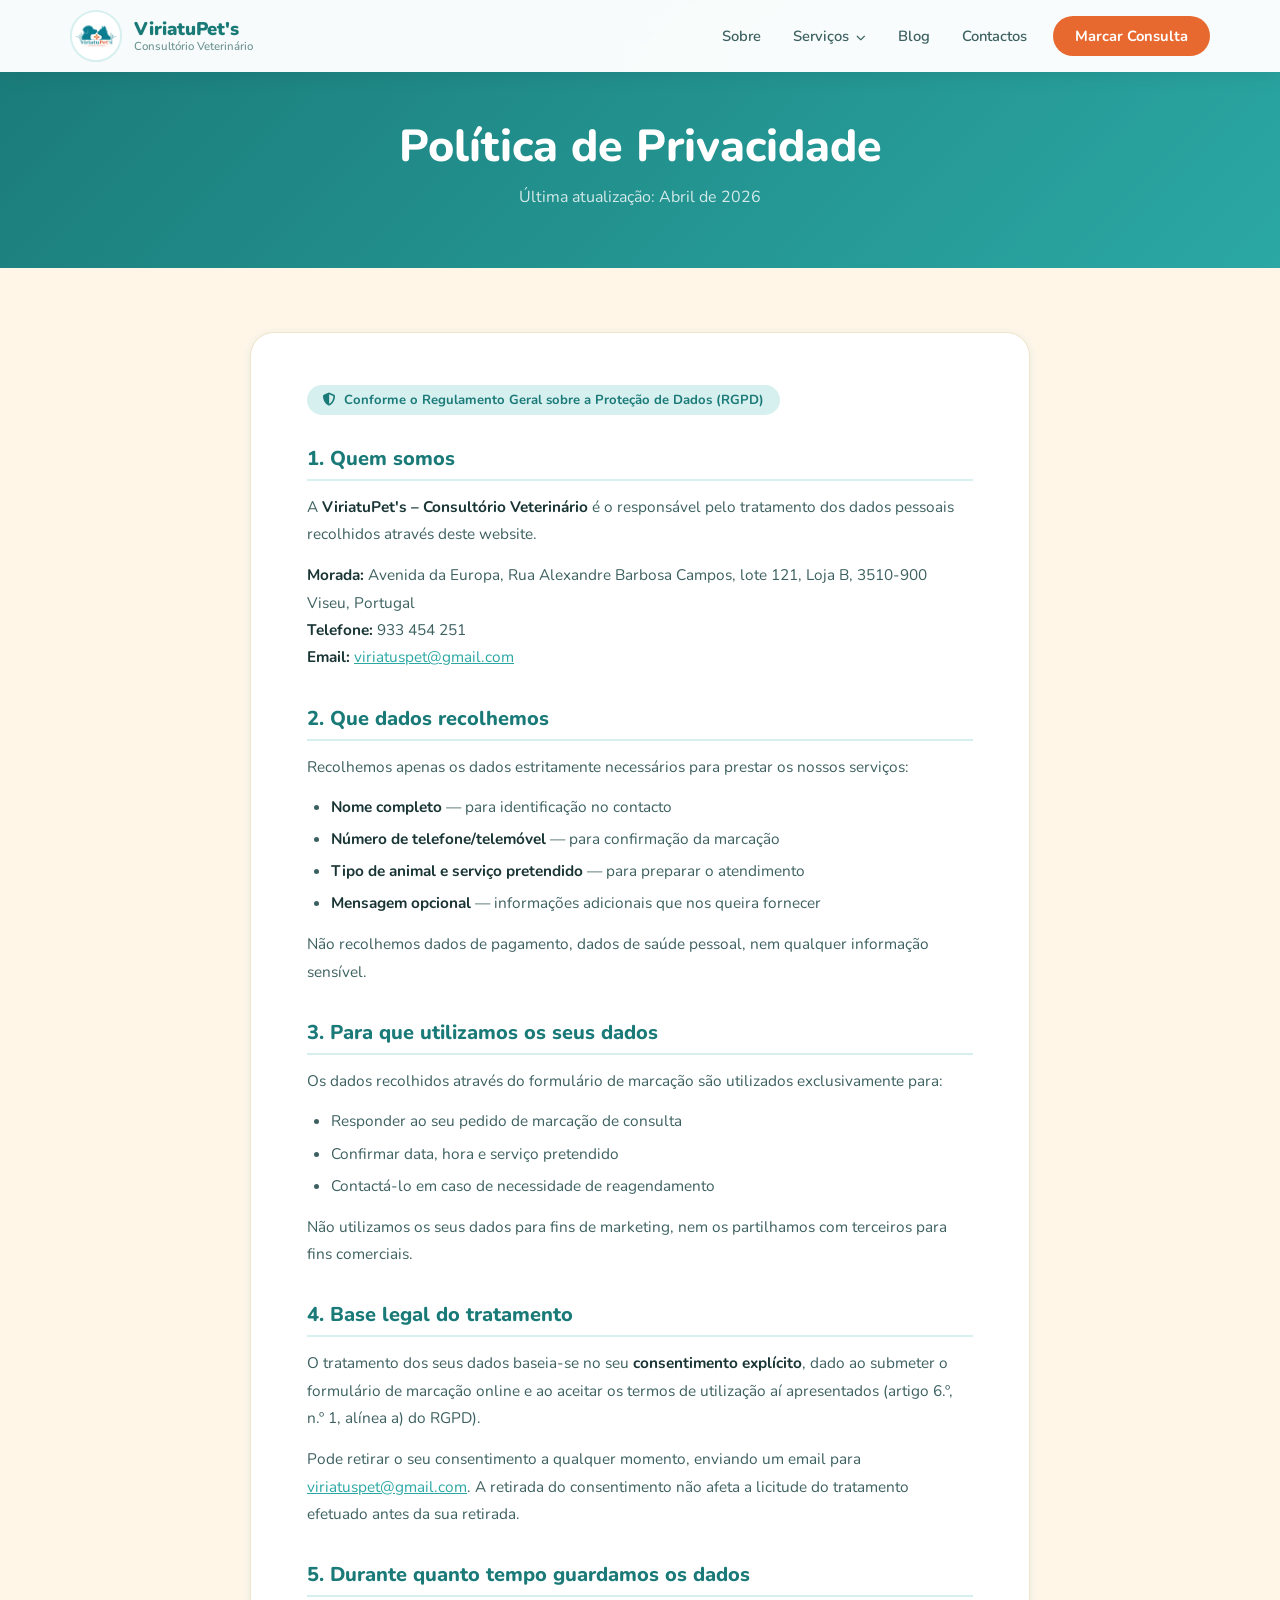
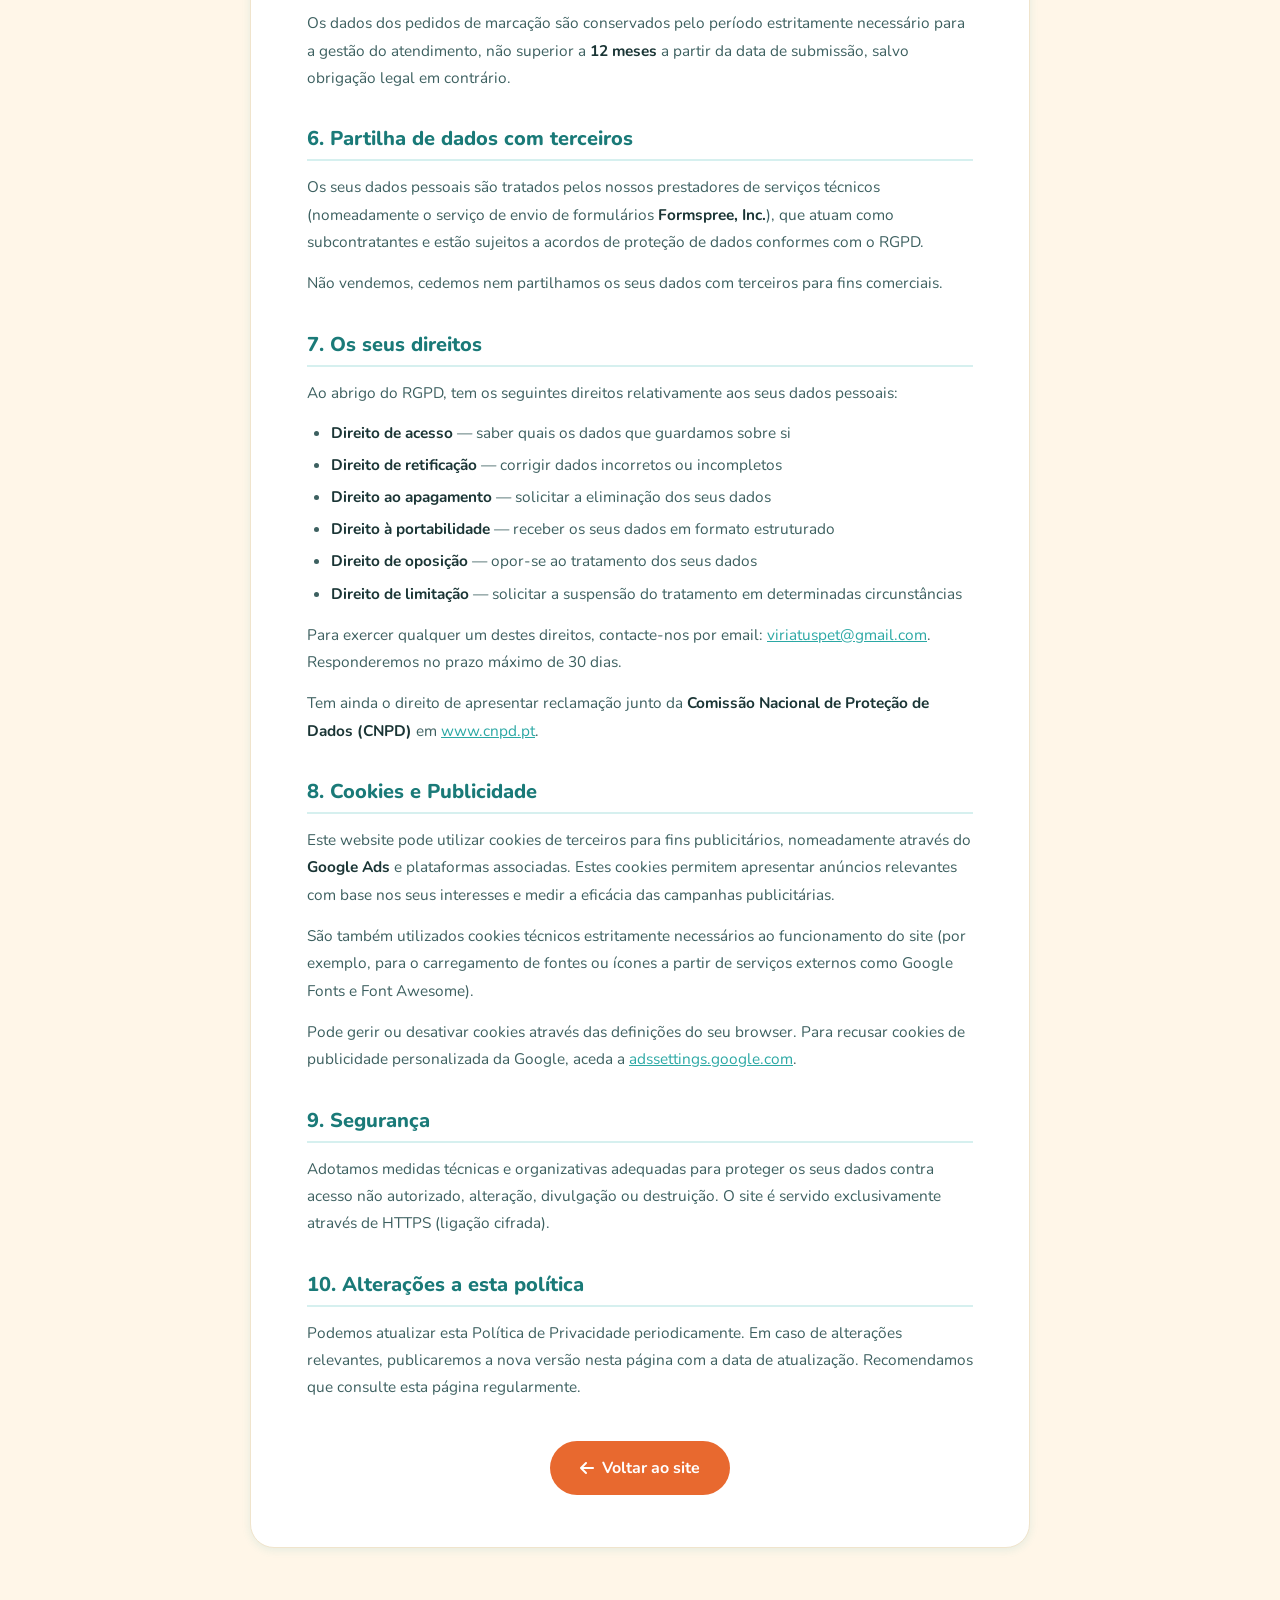
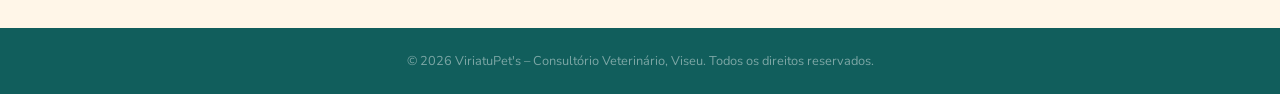
<file: privacy.html>
<!DOCTYPE html>
<html lang="pt-PT">
<head>
    <meta charset="UTF-8">
    <meta name="viewport" content="width=device-width, initial-scale=1.0">
    <meta name="description" content="Política de Privacidade da ViriatuPet's – Consultório Veterinário em Viseu. Saiba como tratamos os seus dados pessoais.">
    <meta name="robots" content="noindex, follow">
    <title>Política de Privacidade | ViriatuPet's – Consultório Veterinário em Viseu</title>

    <link rel="preconnect" href="https://fonts.googleapis.com">
    <link rel="preconnect" href="https://fonts.gstatic.com" crossorigin>
    <link href="https://fonts.googleapis.com/css2?family=Nunito:wght@400;500;600;700;800;900&family=Nunito+Sans:wght@400;500;600&display=swap" rel="stylesheet">
    <link rel="stylesheet" href="https://cdnjs.cloudflare.com/ajax/libs/font-awesome/6.5.1/css/all.min.css">
    <link rel="stylesheet" href="css/style.css">

    <style>
        .privacy-hero {
            background: linear-gradient(135deg, var(--teal-dark) 0%, var(--teal) 100%);
            padding: 120px 0 60px;
            text-align: center;
        }
        .privacy-hero h1 { color: #fff; font-size: clamp(1.8rem, 4vw, 2.8rem); margin-bottom: 12px; }
        .privacy-hero p { color: rgba(255,255,255,.8); font-size: 1rem; }

        .privacy-body {
            background: var(--cream);
            padding: 64px 0 80px;
        }

        .privacy-content {
            max-width: 780px;
            margin: 0 auto;
            background: #fff;
            border-radius: var(--r-lg);
            padding: 52px 56px;
            box-shadow: var(--shadow-sm);
            border: 1px solid var(--cream-dark);
        }

        .privacy-content h2 {
            font-size: 1.25rem;
            color: var(--teal-dark);
            margin: 36px 0 12px;
            padding-bottom: 8px;
            border-bottom: 2px solid var(--teal-pale);
        }
        .privacy-content h2:first-of-type { margin-top: 0; }

        .privacy-content p {
            font-size: .96rem;
            color: var(--text-mid);
            line-height: 1.78;
            margin-bottom: 14px;
        }

        .privacy-content ul {
            list-style: disc;
            padding-left: 24px;
            margin-bottom: 14px;
        }
        .privacy-content ul li {
            font-size: .96rem;
            color: var(--text-mid);
            line-height: 1.7;
            margin-bottom: 6px;
        }

        .privacy-content strong { color: var(--text); }

        .privacy-content a {
            color: var(--teal);
            text-decoration: underline;
        }
        .privacy-content a:hover { color: var(--teal-dark); }
        .privacy-content .btn {
            color: #fff;
            text-decoration: none;
        }
        .privacy-content .btn:hover { color: #fff; }

        .privacy-badge {
            display: inline-flex;
            align-items: center;
            gap: 8px;
            background: var(--teal-pale);
            color: var(--teal-dark);
            font-size: .82rem;
            font-weight: 700;
            padding: 6px 16px;
            border-radius: 50px;
            margin-bottom: 32px;
        }

        .privacy-back {
            text-align: center;
            margin-top: 40px;
        }

        @media (max-width: 640px) {
            .privacy-content { padding: 32px 24px; }
        }
    </style>
</head>
<body>

<!-- ========== NAVBAR ========== -->
<nav class="navbar scrolled" id="navbar">
    <div class="container nav-container">
        <a href="index.html" class="nav-brand">
            <div class="nav-logo-img">
                <img src="images/Logo.jpg" alt="ViriatuPet's Logo">
            </div>
            <div class="nav-brand-text">
                <span class="nav-name">ViriatuPet's</span>
                <span class="nav-sub">Consultório Veterinário</span>
            </div>
        </a>
        <ul class="nav-menu" id="navMenu">
            <li><a href="index.html#sobre" class="nav-link">Sobre</a></li>
            <li class="nav-item-dropdown">
                <a href="index.html#servicos" class="nav-link">Serviços <i class="fas fa-chevron-down nav-caret"></i></a>
                <ul class="nav-dropdown">
                    <li><a href="./servicos/consultas/index.html"><i class="fas fa-stethoscope"></i> Consultas</a></li>
                    <li><a href="./servicos/vacinacao/index.html"><i class="fas fa-syringe"></i> Vacinação</a></li>
                    <li><a href="./servicos/desparasitacao/index.html"><i class="fas fa-shield-virus"></i> Desparasitação</a></li>
                    <li><a href="./servicos/microchip/index.html"><i class="fas fa-microchip"></i> Microchip</a></li>
                    <li><a href="./servicos/analises-clinicas/index.html"><i class="fas fa-flask"></i> Análises Clínicas</a></li>
                    <li><a href="./servicos/visitas-domicilio/index.html"><i class="fas fa-house-medical"></i> Visitas Domicílio</a></li>
                    <li><a href="./servicos/nutricao/index.html"><i class="fas fa-bowl-food"></i> Nutrição</a></li>
                </ul>
            </li>
            <li><a href="blog.html" class="nav-link">Blog</a></li>
            <li><a href="index.html#contactos" class="nav-link">Contactos</a></li>
            <li><a href="index.html#marcacao" class="nav-cta-btn">Marcar Consulta</a></li>
        </ul>
        <button class="hamburger" id="hamburger" aria-label="Abrir menu" aria-expanded="false">
            <span></span><span></span><span></span>
        </button>
    </div>
</nav>

<!-- ========== HERO ========== -->
<div class="privacy-hero">
    <div class="container">
        <h1>Política de Privacidade</h1>
        <p>Última atualização: Abril de 2026</p>
    </div>
</div>

<!-- ========== CONTENT ========== -->
<section class="privacy-body">
    <div class="container">
        <div class="privacy-content">

            <div class="privacy-badge">
                <i class="fas fa-shield-halved"></i>
                Conforme o Regulamento Geral sobre a Proteção de Dados (RGPD)
            </div>

            <h2>1. Quem somos</h2>
            <p>
                A <strong>ViriatuPet's – Consultório Veterinário</strong> é o responsável pelo tratamento dos dados pessoais recolhidos através deste website.
            </p>
            <p>
                <strong>Morada:</strong> Avenida da Europa, Rua Alexandre Barbosa Campos, lote 121, Loja B, 3510-900 Viseu, Portugal<br>
                <strong>Telefone:</strong> 933 454 251<br>
                <strong>Email:</strong> <a href="mailto:viriatuspet@gmail.com">viriatuspet@gmail.com</a>
            </p>

            <h2>2. Que dados recolhemos</h2>
            <p>Recolhemos apenas os dados estritamente necessários para prestar os nossos serviços:</p>
            <ul>
                <li><strong>Nome completo</strong> — para identificação no contacto</li>
                <li><strong>Número de telefone/telemóvel</strong> — para confirmação da marcação</li>
                <li><strong>Tipo de animal e serviço pretendido</strong> — para preparar o atendimento</li>
                <li><strong>Mensagem opcional</strong> — informações adicionais que nos queira fornecer</li>
            </ul>
            <p>Não recolhemos dados de pagamento, dados de saúde pessoal, nem qualquer informação sensível.</p>

            <h2>3. Para que utilizamos os seus dados</h2>
            <p>Os dados recolhidos através do formulário de marcação são utilizados exclusivamente para:</p>
            <ul>
                <li>Responder ao seu pedido de marcação de consulta</li>
                <li>Confirmar data, hora e serviço pretendido</li>
                <li>Contactá-lo em caso de necessidade de reagendamento</li>
            </ul>
            <p>Não utilizamos os seus dados para fins de marketing, nem os partilhamos com terceiros para fins comerciais.</p>

            <h2>4. Base legal do tratamento</h2>
            <p>
                O tratamento dos seus dados baseia-se no seu <strong>consentimento explícito</strong>, dado ao submeter o formulário de marcação online e ao aceitar os termos de utilização aí apresentados (artigo 6.º, n.º 1, alínea a) do RGPD).
            </p>
            <p>
                Pode retirar o seu consentimento a qualquer momento, enviando um email para <a href="mailto:viriatuspet@gmail.com">viriatuspet@gmail.com</a>. A retirada do consentimento não afeta a licitude do tratamento efetuado antes da sua retirada.
            </p>

            <h2>5. Durante quanto tempo guardamos os dados</h2>
            <p>
                Os dados dos pedidos de marcação são conservados pelo período estritamente necessário para a gestão do atendimento, não superior a <strong>12 meses</strong> a partir da data de submissão, salvo obrigação legal em contrário.
            </p>

            <h2>6. Partilha de dados com terceiros</h2>
            <p>
                Os seus dados pessoais são tratados pelos nossos prestadores de serviços técnicos (nomeadamente o serviço de envio de formulários <strong>Formspree, Inc.</strong>), que atuam como subcontratantes e estão sujeitos a acordos de proteção de dados conformes com o RGPD.
            </p>
            <p>Não vendemos, cedemos nem partilhamos os seus dados com terceiros para fins comerciais.</p>

            <h2>7. Os seus direitos</h2>
            <p>Ao abrigo do RGPD, tem os seguintes direitos relativamente aos seus dados pessoais:</p>
            <ul>
                <li><strong>Direito de acesso</strong> — saber quais os dados que guardamos sobre si</li>
                <li><strong>Direito de retificação</strong> — corrigir dados incorretos ou incompletos</li>
                <li><strong>Direito ao apagamento</strong> — solicitar a eliminação dos seus dados</li>
                <li><strong>Direito à portabilidade</strong> — receber os seus dados em formato estruturado</li>
                <li><strong>Direito de oposição</strong> — opor-se ao tratamento dos seus dados</li>
                <li><strong>Direito de limitação</strong> — solicitar a suspensão do tratamento em determinadas circunstâncias</li>
            </ul>
            <p>
                Para exercer qualquer um destes direitos, contacte-nos por email: <a href="mailto:viriatuspet@gmail.com">viriatuspet@gmail.com</a>. Responderemos no prazo máximo de 30 dias.
            </p>
            <p>
                Tem ainda o direito de apresentar reclamação junto da <strong>Comissão Nacional de Proteção de Dados (CNPD)</strong> em <a href="https://www.cnpd.pt" target="_blank" rel="noopener noreferrer">www.cnpd.pt</a>.
            </p>

            <h2>8. Cookies e Publicidade</h2>
            <p>
                Este website pode utilizar cookies de terceiros para fins publicitários, nomeadamente através do <strong>Google Ads</strong> e plataformas associadas. Estes cookies permitem apresentar anúncios relevantes com base nos seus interesses e medir a eficácia das campanhas publicitárias.
            </p>
            <p>
                São também utilizados cookies técnicos estritamente necessários ao funcionamento do site (por exemplo, para o carregamento de fontes ou ícones a partir de serviços externos como Google Fonts e Font Awesome).
            </p>
            <p>
                Pode gerir ou desativar cookies através das definições do seu browser. Para recusar cookies de publicidade personalizada da Google, aceda a <a href="https://adssettings.google.com" target="_blank" rel="noopener noreferrer">adssettings.google.com</a>.
            </p>

            <h2>9. Segurança</h2>
            <p>
                Adotamos medidas técnicas e organizativas adequadas para proteger os seus dados contra acesso não autorizado, alteração, divulgação ou destruição. O site é servido exclusivamente através de HTTPS (ligação cifrada).
            </p>

            <h2>10. Alterações a esta política</h2>
            <p>
                Podemos atualizar esta Política de Privacidade periodicamente. Em caso de alterações relevantes, publicaremos a nova versão nesta página com a data de atualização. Recomendamos que consulte esta página regularmente.
            </p>

            <div class="privacy-back">
                <a href="index.html" class="btn btn-primary">
                    <i class="fas fa-arrow-left"></i>
                    Voltar ao site
                </a>
            </div>

        </div>
    </div>
</section>

<!-- ========== FOOTER SIMPLES ========== -->
<footer style="background: var(--teal-darker); padding: 24px 0; text-align: center;">
    <p style="color: rgba(255,255,255,.45); font-size: .8rem;">
        © 2026 ViriatuPet's – Consultório Veterinário, Viseu. Todos os direitos reservados.
    </p>
</footer>

</body>
</html>
</file>
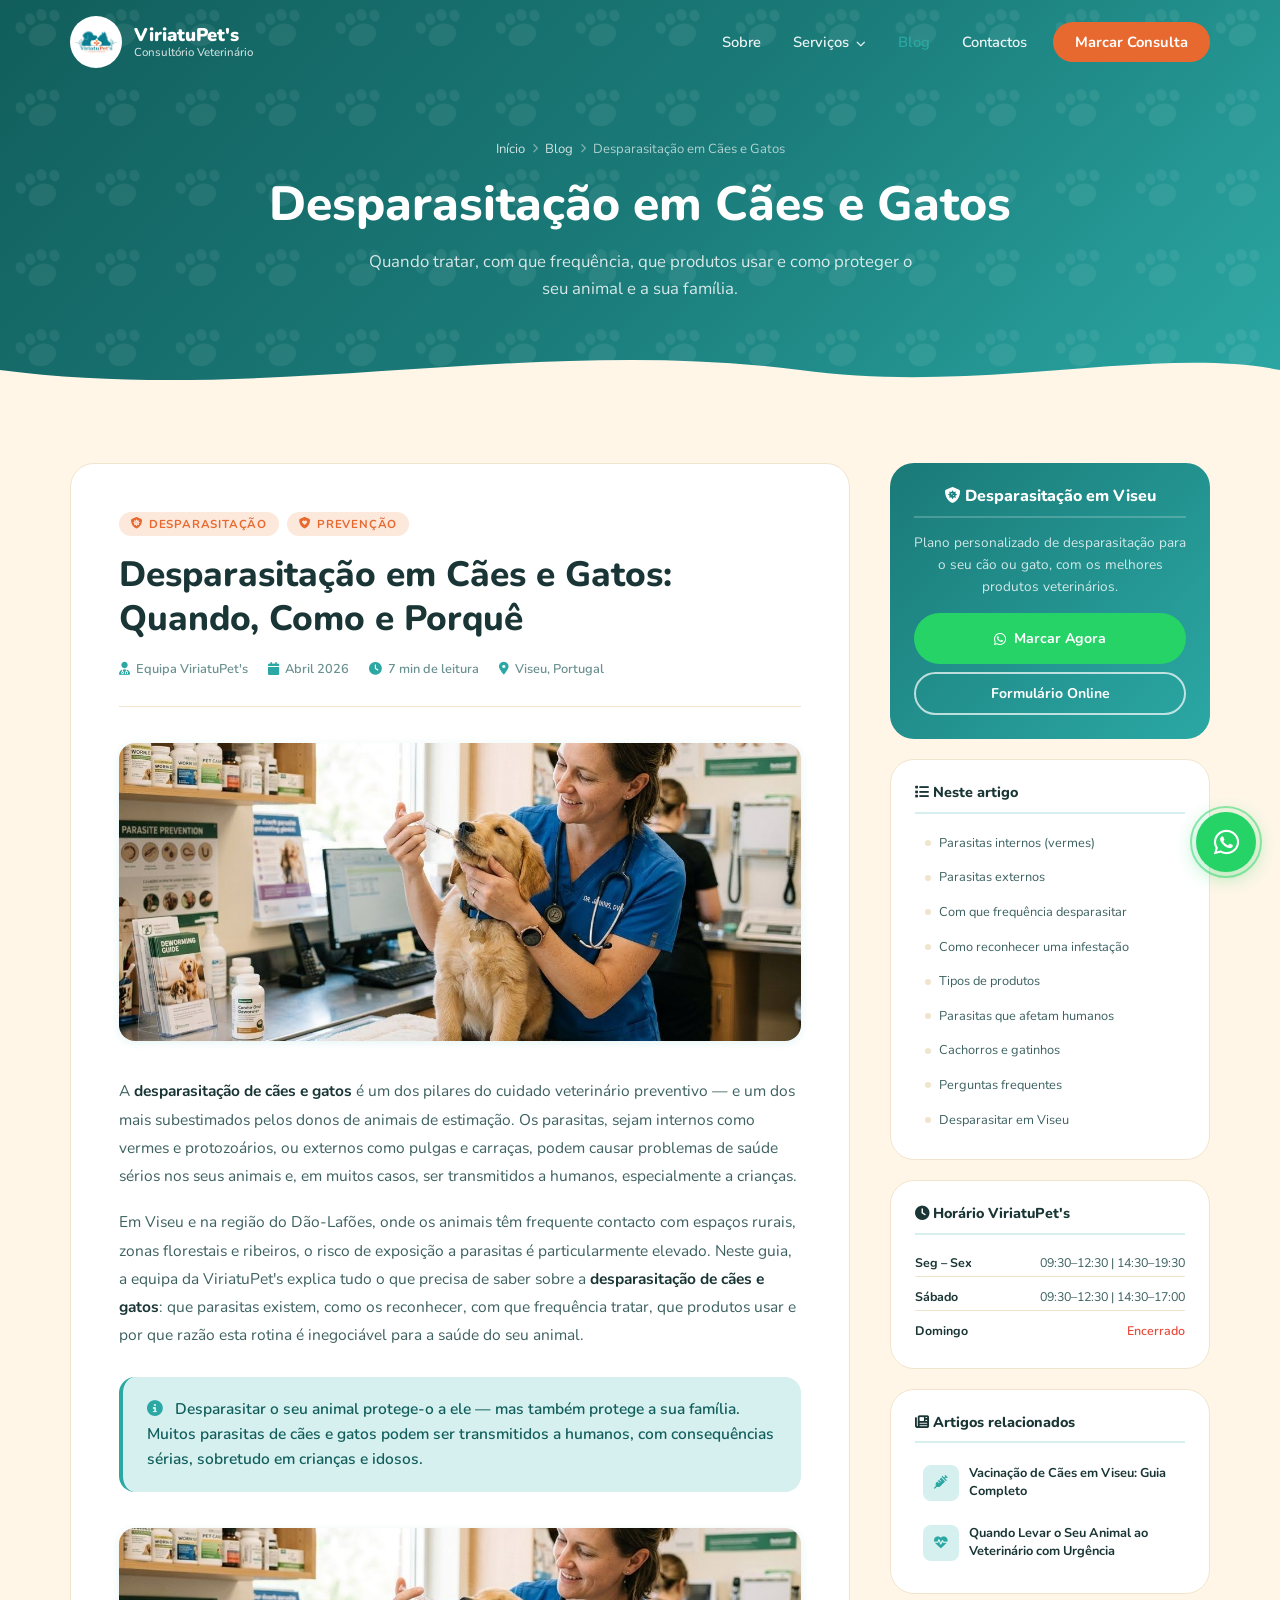
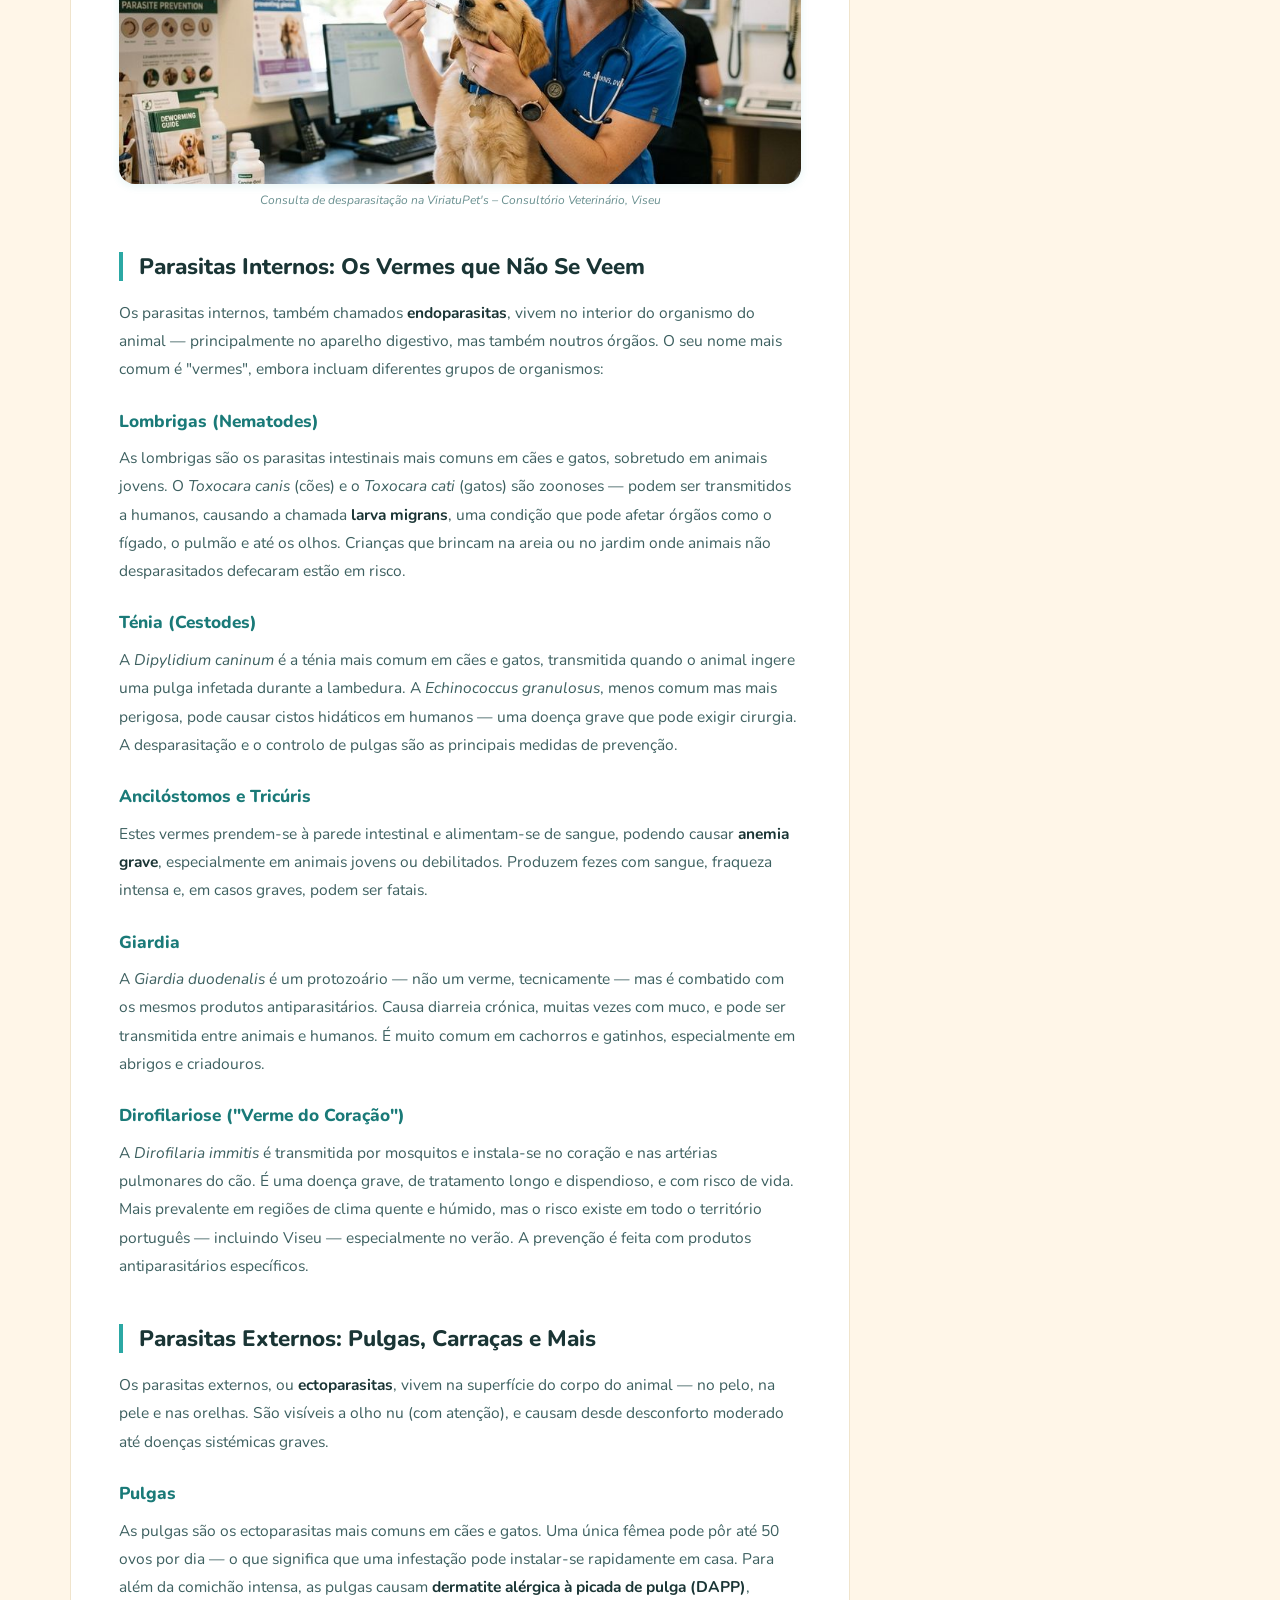
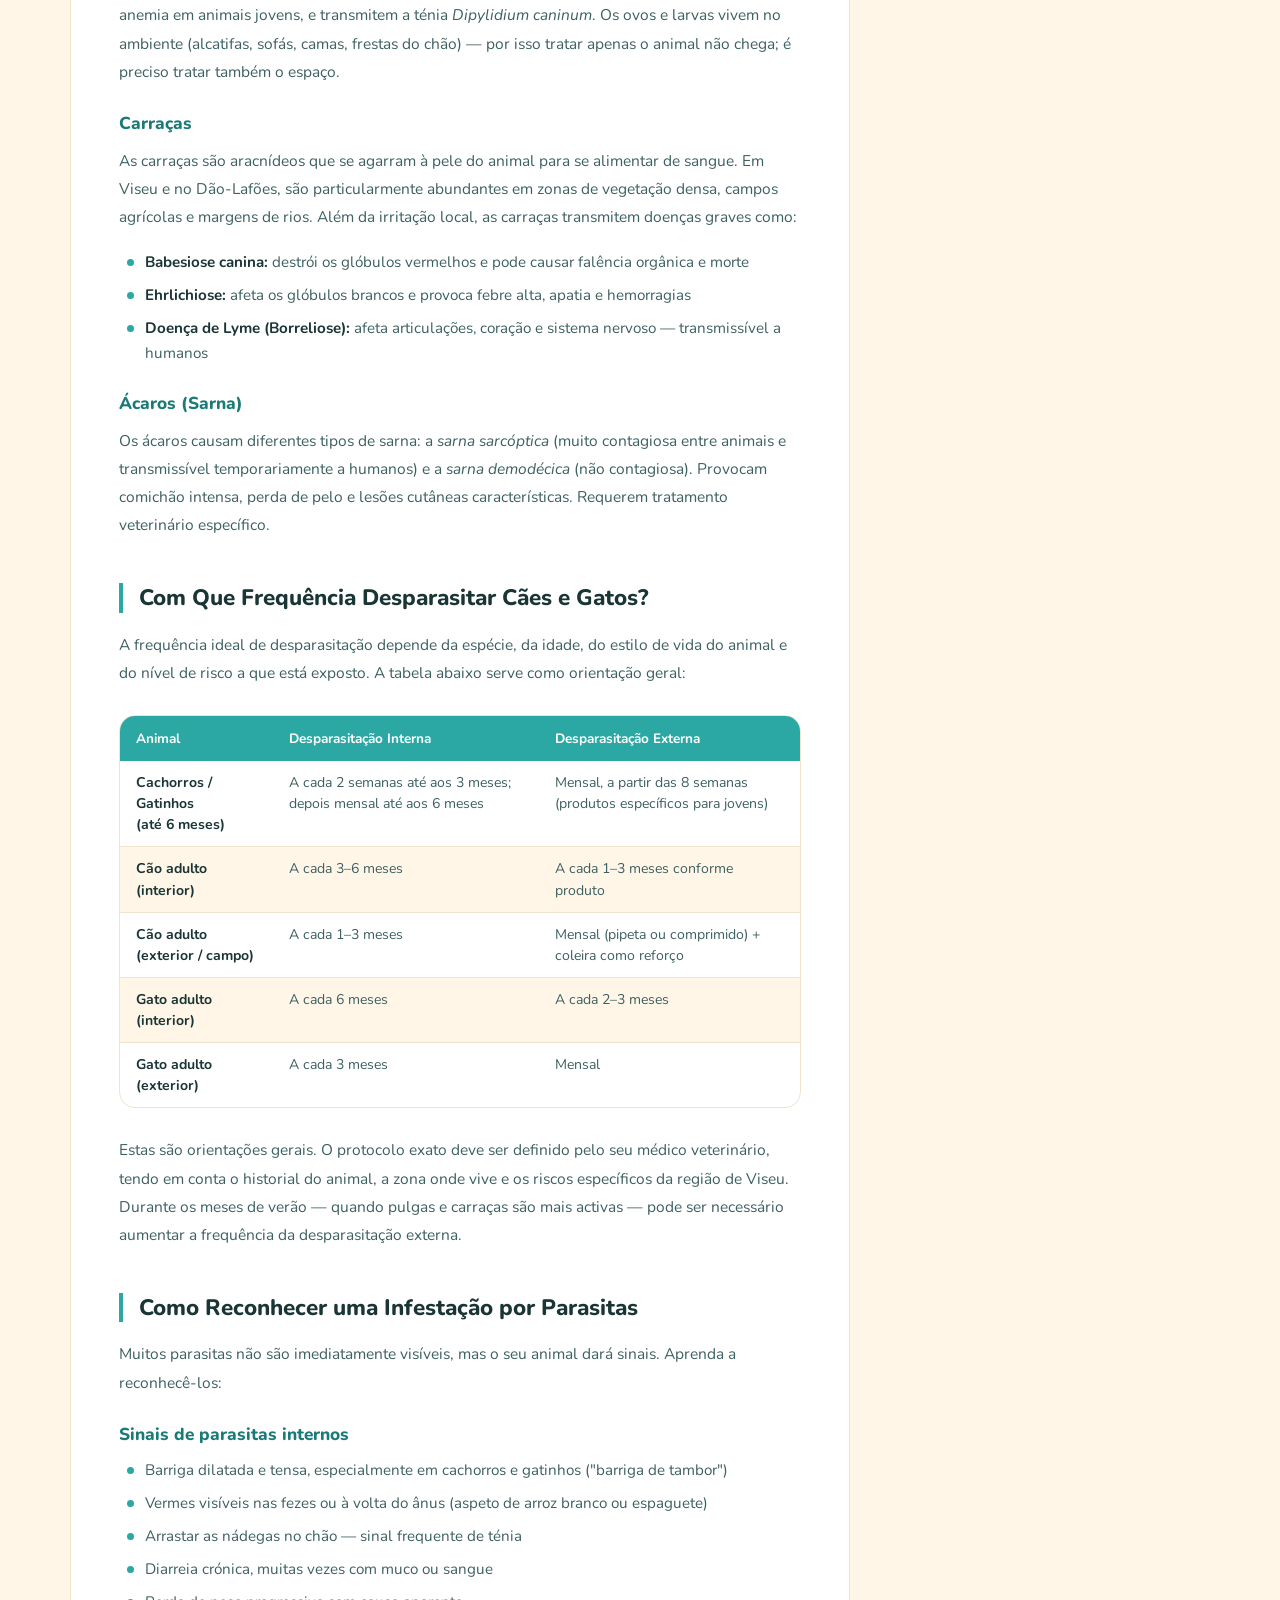
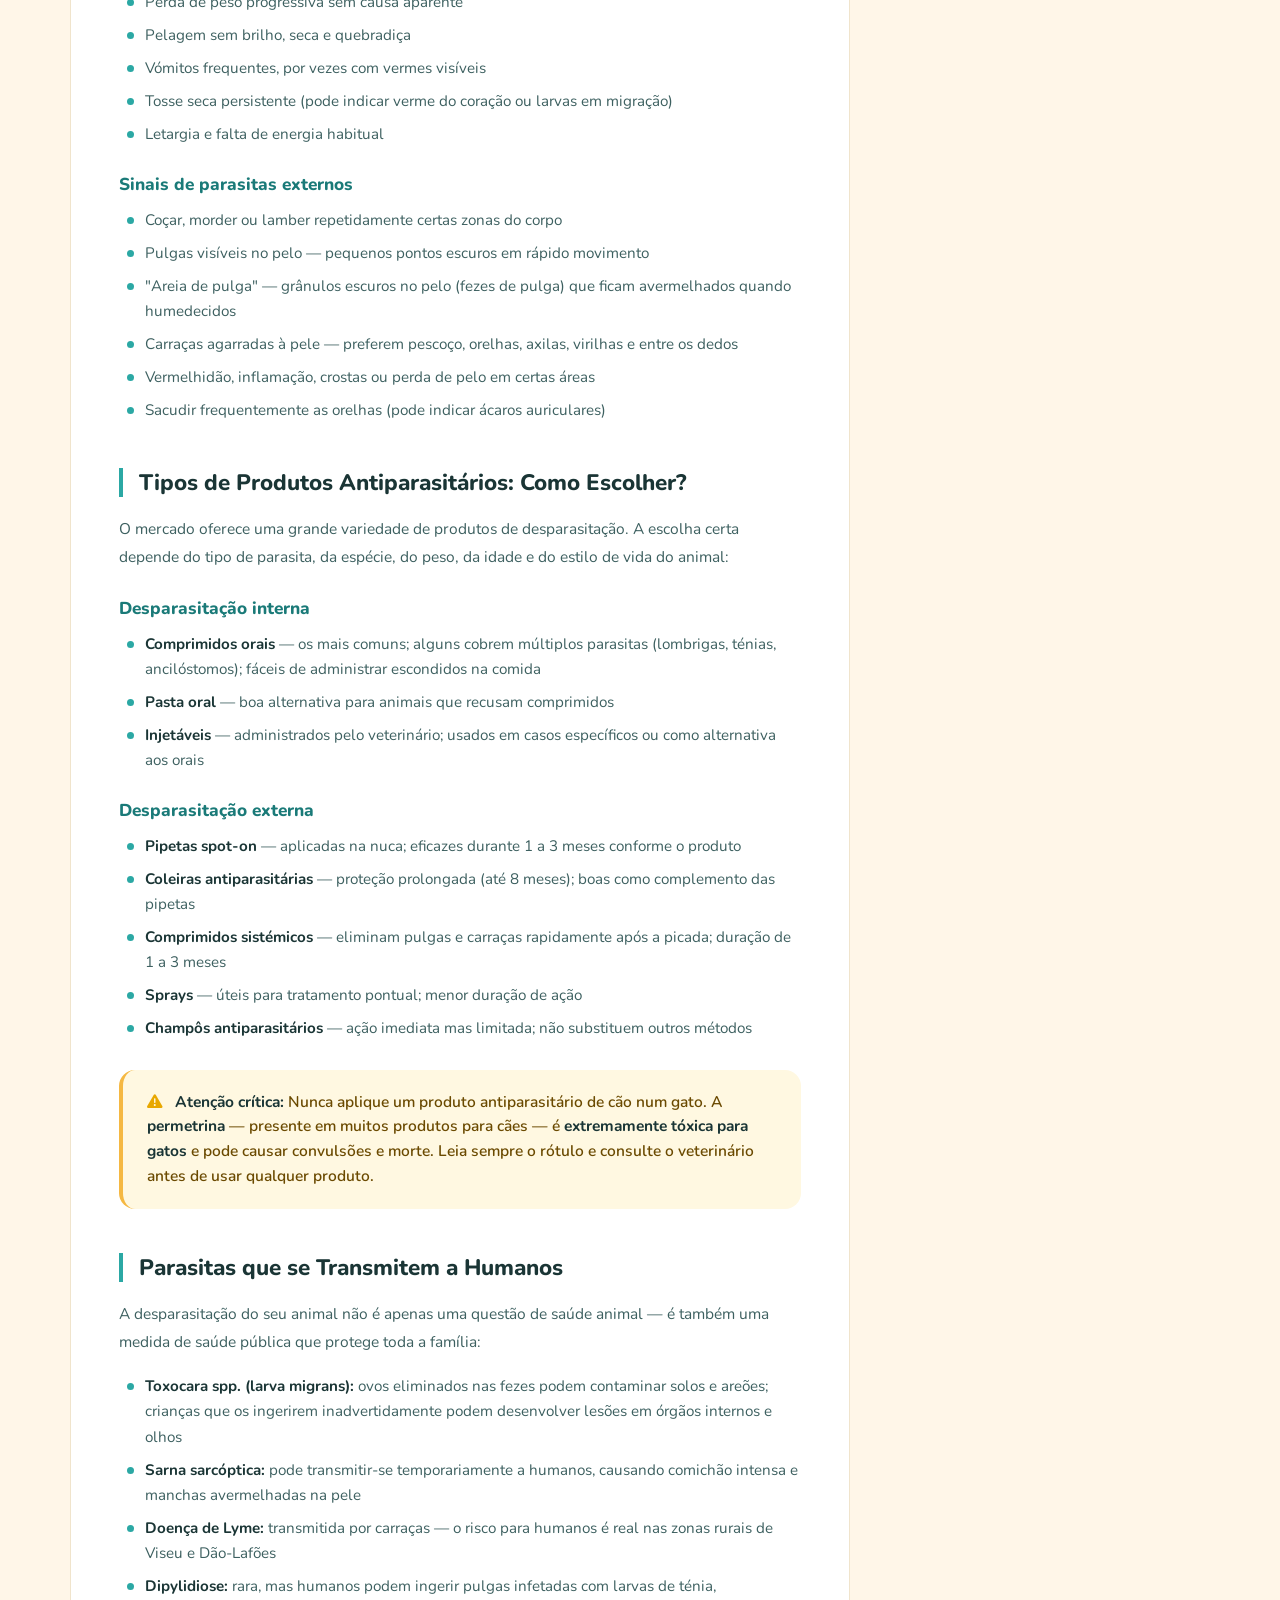
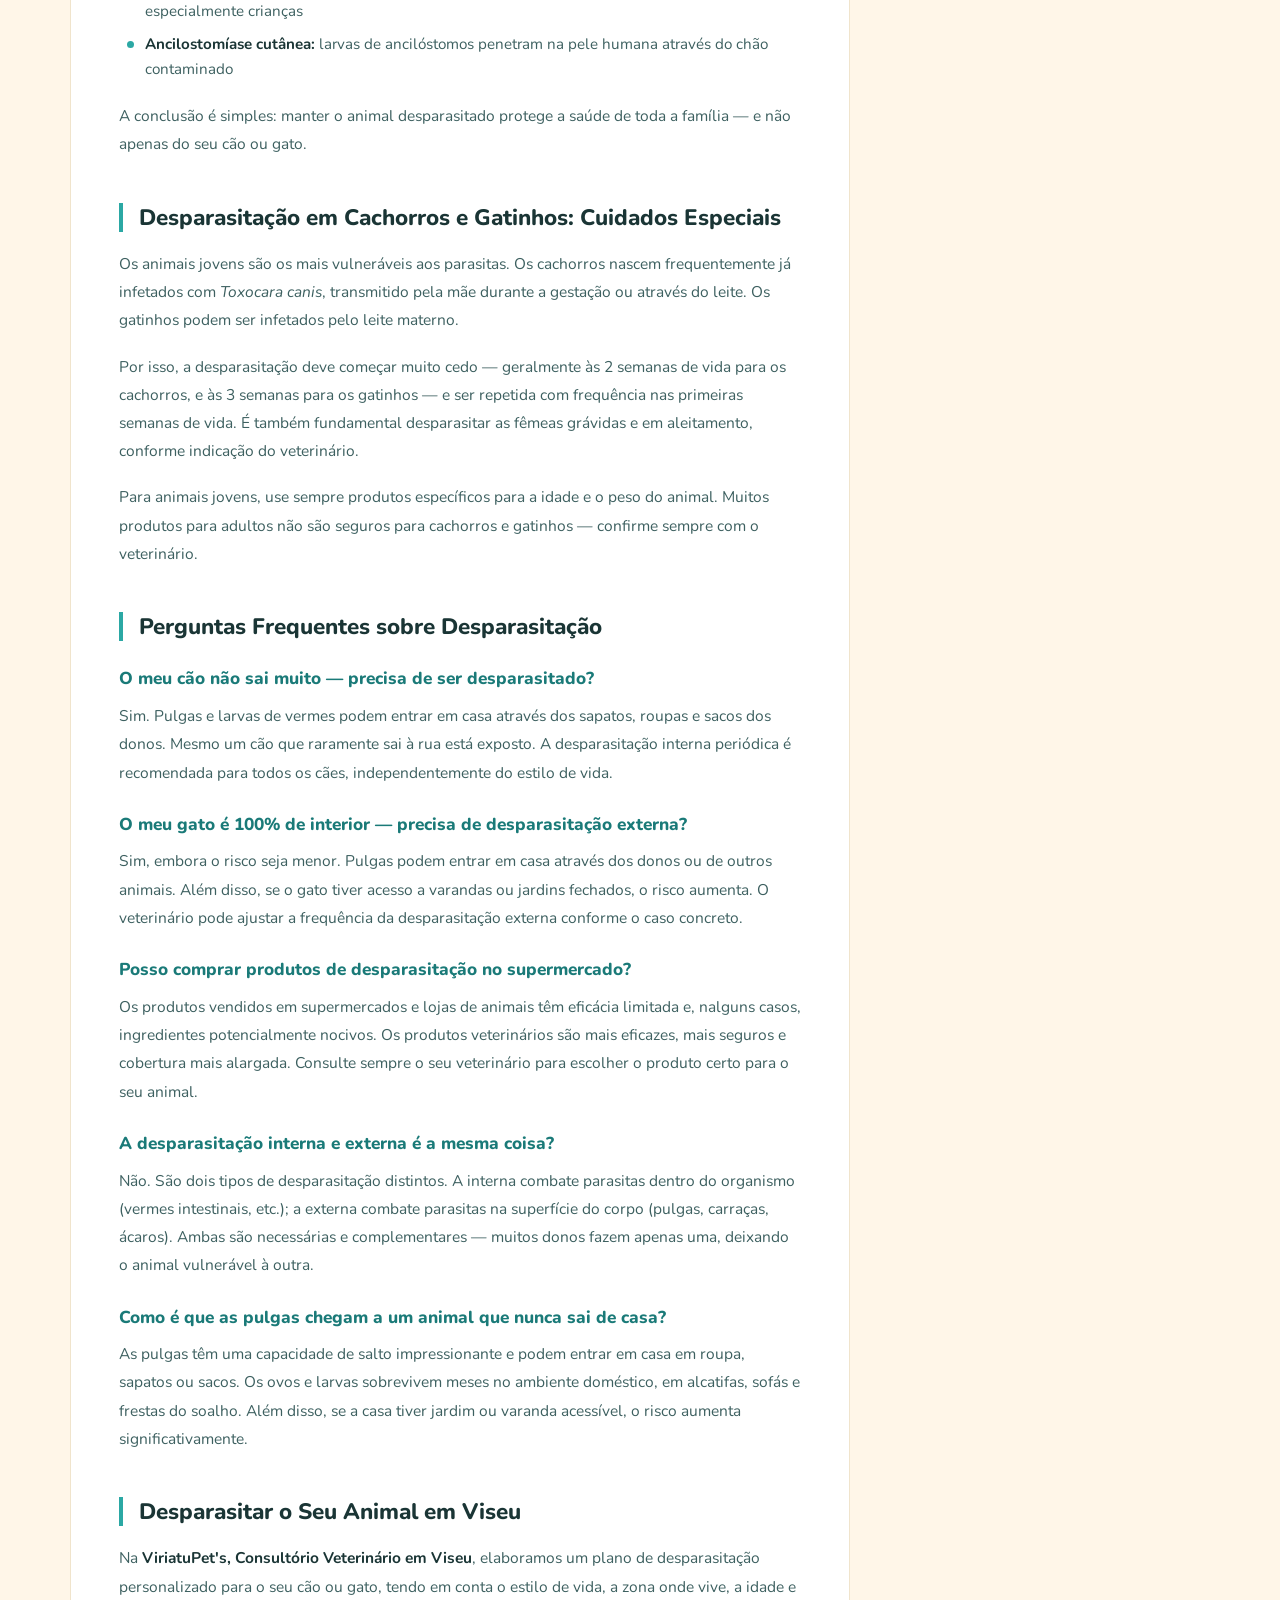
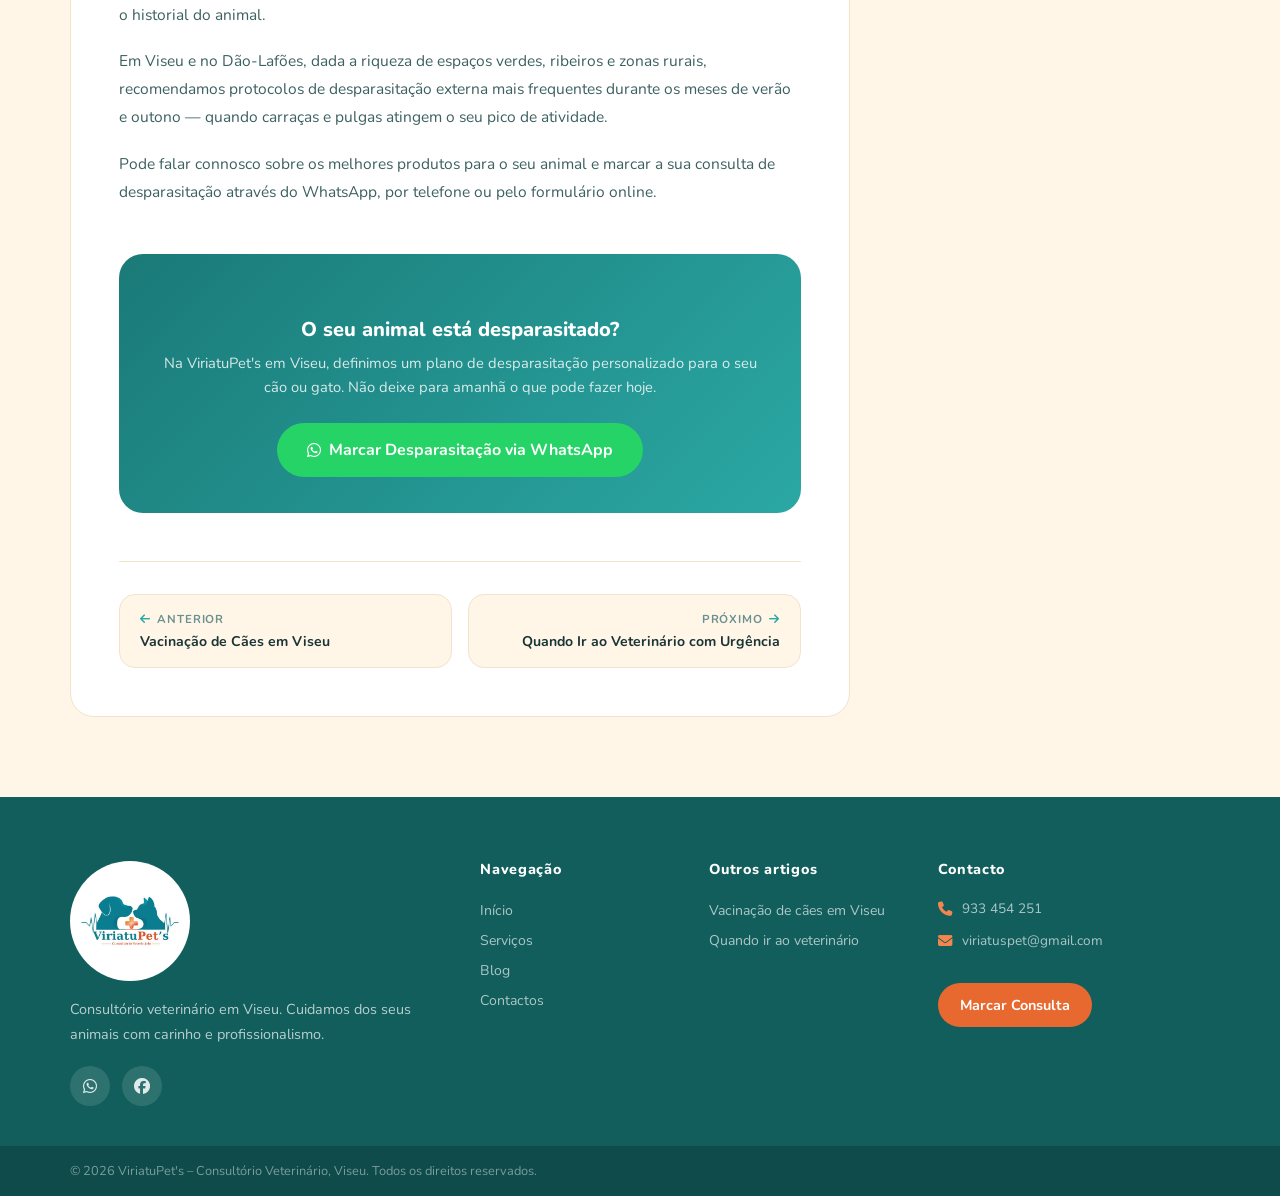
<file: blog/desparasitacao-caes-gatos.html>
<!DOCTYPE html>
<html lang="pt-PT">
<head>
    <meta charset="UTF-8">
    <meta name="viewport" content="width=device-width, initial-scale=1.0">
    <meta name="description" content="Guia completo de desparasitação de cães e gatos em Viseu: parasitas internos e externos, frequência de tratamento, sinais de infestação, produtos e onde desparasitar em Viseu com a ViriatuPet's.">
    <meta name="keywords" content="desparasitação cães Viseu, desparasitação gatos Viseu, desparasitar cão gato, pulgas carraças cão, vermes gato, desparasitação interna externa, veterinário Viseu">
    <meta name="robots" content="index, follow">
    <meta name="author" content="ViriatuPet's – Consultório Veterinário, Viseu">
    <meta property="og:type" content="article">
    <meta property="og:locale" content="pt_PT">
    <meta property="og:title" content="Desparasitação em Cães e Gatos: Guia Completo | ViriatuPet's Viseu">
    <meta property="og:description" content="Quando, como e com que frequência desparasitar o seu cão ou gato. Guia completo da ViriatuPet's em Viseu.">
    <meta property="og:image" content="https://images.unsplash.com/photo-1574144611937-0df059b5ef3e?w=1200&auto=format&fit=crop&q=80">
    <title>Desparasitação em Cães e Gatos: Guia Completo | ViriatuPet's Viseu</title>

    <script type="application/ld+json">
    {
        "@context": "https://schema.org",
        "@type": "Article",
        "headline": "Desparasitação em Cães e Gatos: Quando, Como e Porquê",
        "description": "Guia completo sobre desparasitação de cães e gatos: parasitas internos e externos, frequência de tratamento, sinais de infestação e onde fazer em Viseu.",
        "author": { "@type": "Organization", "name": "ViriatuPet's – Consultório Veterinário" },
        "publisher": { "@type": "Organization", "name": "ViriatuPet's", "address": { "@type": "PostalAddress", "streetAddress": "Av. da Europa, Rua Alexandre Barbosa Campos, lote 121, Loja B", "postalCode": "3510-900", "addressLocality": "Viseu", "addressCountry": "PT" } },
        "datePublished": "2026-04-05",
        "dateModified": "2026-04-18"
    }
    </script>

    <script type="application/ld+json">
    {
        "@context": "https://schema.org",
        "@type": "FAQPage",
        "mainEntity": [
            { "@type": "Question", "name": "Com que frequência devo desparasitar o meu cão?", "acceptedAnswer": { "@type": "Answer", "text": "Cães adultos com acesso ao exterior devem ser desparasitados internamente a cada 1 a 3 meses e externamente (pulgas e carraças) todos os meses. Cães de interior fazem desparasitação interna a cada 3 a 6 meses. O veterinário define o protocolo exato." } },
            { "@type": "Question", "name": "Posso usar o mesmo produto de desparasitação para cão e gato?", "acceptedAnswer": { "@type": "Answer", "text": "Não. Nunca. Alguns ingredientes seguros para cães são altamente tóxicos para gatos e podem ser fatais. Use sempre produtos específicos para cada espécie, indicados pelo veterinário." } },
            { "@type": "Question", "name": "A desparasitação protege também os humanos?", "acceptedAnswer": { "@type": "Answer", "text": "Sim. Ao desparasitar o seu animal, reduz o risco de transmissão de parasitas às pessoas que vivem com ele, especialmente crianças que têm contacto mais próximo com os animais." } },
            { "@type": "Question", "name": "O meu gato de interior precisa de ser desparasitado?", "acceptedAnswer": { "@type": "Answer", "text": "Sim. Mesmo gatos de interior podem ser infestados por parasitas trazidos nos sapatos dos donos, em alimentos, ou durante visitas ao veterinário. A desparasitação regular é recomendada mesmo para gatos sem acesso ao exterior." } }
        ]
    }
    </script>

    <link rel="preconnect" href="https://fonts.googleapis.com">
    <link rel="preconnect" href="https://fonts.gstatic.com" crossorigin>
    <link href="https://fonts.googleapis.com/css2?family=Nunito:wght@400;500;600;700;800;900&display=swap" rel="stylesheet">
    <link rel="stylesheet" href="https://cdnjs.cloudflare.com/ajax/libs/font-awesome/6.5.1/css/all.min.css">
    <link rel="stylesheet" href="../css/style.css">
    <link rel="stylesheet" href="../css/blog.css">
</head>
<body>

<nav class="navbar scrolled" id="navbar">
    <div class="container nav-container">
        <a href="../index.html" class="nav-brand">
            <div class="nav-logo-img"><img src="../images/Logo.jpg" alt="ViriatuPet's Logo"></div>
            <div class="nav-brand-text">
                <span class="nav-name">ViriatuPet's</span>
                <span class="nav-sub">Consultório Veterinário</span>
            </div>
        </a>
        <ul class="nav-menu" id="navMenu">
            <li><a href="../index.html#sobre" class="nav-link">Sobre</a></li>
            <li class="nav-item-dropdown">
                <a href="../index.html#servicos" class="nav-link">Serviços <i class="fas fa-chevron-down nav-caret"></i></a>
                <ul class="nav-dropdown">
                    <li><a href="../servicos/consultas/index.html"><i class="fas fa-stethoscope"></i> Consultas</a></li>
                    <li><a href="../servicos/vacinacao/index.html"><i class="fas fa-syringe"></i> Vacinação</a></li>
                    <li><a href="../servicos/desparasitacao/index.html"><i class="fas fa-shield-virus"></i> Desparasitação</a></li>
                    <li><a href="../servicos/microchip/index.html"><i class="fas fa-microchip"></i> Microchip</a></li>
                    <li><a href="../servicos/analises-clinicas/index.html"><i class="fas fa-flask"></i> Análises Clínicas</a></li>
                    <li><a href="../servicos/visitas-domicilio/index.html"><i class="fas fa-house-medical"></i> Visitas Domicílio</a></li>
                    <li><a href="../servicos/nutricao/index.html"><i class="fas fa-bowl-food"></i> Nutrição</a></li>
                </ul>
            </li>
            <li><a href="../blog.html" class="nav-link" style="color:var(--teal)">Blog</a></li>
            <li><a href="../index.html#contactos" class="nav-link">Contactos</a></li>
            <li><a href="../index.html#marcacao" class="nav-cta-btn">Marcar Consulta</a></li>
        </ul>
        <button class="hamburger" id="hamburger" aria-label="Abrir menu" aria-expanded="false">
            <span></span><span></span><span></span>
        </button>
    </div>
</nav>

<header class="page-hero">
    <div class="page-hero-paws" aria-hidden="true"></div>
    <div class="container">
        <div class="page-hero-inner" data-aos="fade-up">
            <nav class="breadcrumb" aria-label="Navegação">
                <a href="../index.html">Início</a>
                <i class="fas fa-chevron-right"></i>
                <a href="../blog.html">Blog</a>
                <i class="fas fa-chevron-right"></i>
                <span>Desparasitação em Cães e Gatos</span>
            </nav>
            <h1>Desparasitação em Cães e Gatos</h1>
            <p>Quando tratar, com que frequência, que produtos usar e como proteger o seu animal e a sua família.</p>
        </div>
    </div>
    <div class="page-hero-wave" aria-hidden="true">
        <svg viewBox="0 0 1440 70" preserveAspectRatio="none">
            <path d="M0,35 C300,70 600,0 900,35 C1100,60 1300,10 1440,35 L1440,70 L0,70 Z" fill="#FFF6E8"/>
        </svg>
    </div>
</header>

<section class="article-layout">
    <div class="container">
        <div class="article-grid">

            <article class="article-content" data-aos="fade-up">
                <header class="article-header">
                    <div class="article-cats">
                        <span class="article-cat"><i class="fas fa-shield-virus"></i> Desparasitação</span>
                        <span class="article-cat"><i class="fas fa-shield-heart"></i> Prevenção</span>
                    </div>
                    <h1 class="article-title">Desparasitação em Cães e Gatos: Quando, Como e Porquê</h1>
                    <div class="article-meta">
                        <span class="article-meta-item"><i class="fas fa-user-md"></i> Equipa ViriatuPet's</span>
                        <span class="article-meta-item"><i class="fas fa-calendar"></i> Abril 2026</span>
                        <span class="article-meta-item"><i class="fas fa-clock"></i> 7 min de leitura</span>
                        <span class="article-meta-item"><i class="fas fa-location-dot"></i> Viseu, Portugal</span>
                    </div>
                </header>

                <div class="article-body">

                    <div class="article-featured-img">
                        <img src="../images/Desparasitação em Cães 16.9.jpeg"
                             alt="Desparasitação de cães na ViriatuPet's – Consultório Veterinário em Viseu"
                             loading="lazy">
                    </div>

                    <p>A <strong>desparasitação de cães e gatos</strong> é um dos pilares do cuidado veterinário preventivo — e um dos mais subestimados pelos donos de animais de estimação. Os parasitas, sejam internos como vermes e protozoários, ou externos como pulgas e carraças, podem causar problemas de saúde sérios nos seus animais e, em muitos casos, ser transmitidos a humanos, especialmente a crianças.</p>

                    <p>Em Viseu e na região do Dão-Lafões, onde os animais têm frequente contacto com espaços rurais, zonas florestais e ribeiros, o risco de exposição a parasitas é particularmente elevado. Neste guia, a equipa da ViriatuPet's explica tudo o que precisa de saber sobre a <strong>desparasitação de cães e gatos</strong>: que parasitas existem, como os reconhecer, com que frequência tratar, que produtos usar e por que razão esta rotina é inegociável para a saúde do seu animal.</p>

                    <div class="info-box">
                        <p><i class="fas fa-info-circle"></i> Desparasitar o seu animal protege-o a ele — mas também protege a sua família. Muitos parasitas de cães e gatos podem ser transmitidos a humanos, com consequências sérias, sobretudo em crianças e idosos.</p>
                    </div>

                    <figure class="article-img">
                        <img src="../images/Desparasitação em Cães 4.3.jpeg"
                             alt="Consulta de desparasitação na ViriatuPet's em Viseu"
                             loading="lazy">
                        <figcaption>Consulta de desparasitação na ViriatuPet's – Consultório Veterinário, Viseu</figcaption>
                    </figure>

                    <h2 id="parasitas-internos">Parasitas Internos: Os Vermes que Não Se Veem</h2>

                    <p>Os parasitas internos, também chamados <strong>endoparasitas</strong>, vivem no interior do organismo do animal — principalmente no aparelho digestivo, mas também noutros órgãos. O seu nome mais comum é "vermes", embora incluam diferentes grupos de organismos:</p>

                    <h3>Lombrigas (Nematodes)</h3>
                    <p>As lombrigas são os parasitas intestinais mais comuns em cães e gatos, sobretudo em animais jovens. O <em>Toxocara canis</em> (cões) e o <em>Toxocara cati</em> (gatos) são zoonoses — podem ser transmitidos a humanos, causando a chamada <strong>larva migrans</strong>, uma condição que pode afetar órgãos como o fígado, o pulmão e até os olhos. Crianças que brincam na areia ou no jardim onde animais não desparasitados defecaram estão em risco.</p>

                    <h3>Ténia (Cestodes)</h3>
                    <p>A <em>Dipylidium caninum</em> é a ténia mais comum em cães e gatos, transmitida quando o animal ingere uma pulga infetada durante a lambedura. A <em>Echinococcus granulosus</em>, menos comum mas mais perigosa, pode causar cistos hidáticos em humanos — uma doença grave que pode exigir cirurgia. A desparasitação e o controlo de pulgas são as principais medidas de prevenção.</p>

                    <h3>Ancilóstomos e Tricúris</h3>
                    <p>Estes vermes prendem-se à parede intestinal e alimentam-se de sangue, podendo causar <strong>anemia grave</strong>, especialmente em animais jovens ou debilitados. Produzem fezes com sangue, fraqueza intensa e, em casos graves, podem ser fatais.</p>

                    <h3>Giardia</h3>
                    <p>A <em>Giardia duodenalis</em> é um protozoário — não um verme, tecnicamente — mas é combatido com os mesmos produtos antiparasitários. Causa diarreia crónica, muitas vezes com muco, e pode ser transmitida entre animais e humanos. É muito comum em cachorros e gatinhos, especialmente em abrigos e criadouros.</p>

                    <h3>Dirofilariose ("Verme do Coração")</h3>
                    <p>A <em>Dirofilaria immitis</em> é transmitida por mosquitos e instala-se no coração e nas artérias pulmonares do cão. É uma doença grave, de tratamento longo e dispendioso, e com risco de vida. Mais prevalente em regiões de clima quente e húmido, mas o risco existe em todo o território português — incluindo Viseu — especialmente no verão. A prevenção é feita com produtos antiparasitários específicos.</p>

                    <h2 id="parasitas-externos">Parasitas Externos: Pulgas, Carraças e Mais</h2>

                    <p>Os parasitas externos, ou <strong>ectoparasitas</strong>, vivem na superfície do corpo do animal — no pelo, na pele e nas orelhas. São visíveis a olho nu (com atenção), e causam desde desconforto moderado até doenças sistémicas graves.</p>

                    <h3>Pulgas</h3>
                    <p>As pulgas são os ectoparasitas mais comuns em cães e gatos. Uma única fêmea pode pôr até 50 ovos por dia — o que significa que uma infestação pode instalar-se rapidamente em casa. Para além da comichão intensa, as pulgas causam <strong>dermatite alérgica à picada de pulga (DAPP)</strong>, anemia em animais jovens, e transmitem a ténia <em>Dipylidium caninum</em>. Os ovos e larvas vivem no ambiente (alcatifas, sofás, camas, frestas do chão) — por isso tratar apenas o animal não chega; é preciso tratar também o espaço.</p>

                    <h3>Carraças</h3>
                    <p>As carraças são aracnídeos que se agarram à pele do animal para se alimentar de sangue. Em Viseu e no Dão-Lafões, são particularmente abundantes em zonas de vegetação densa, campos agrícolas e margens de rios. Além da irritação local, as carraças transmitem doenças graves como:</p>
                    <ul>
                        <li><strong>Babesiose canina:</strong> destrói os glóbulos vermelhos e pode causar falência orgânica e morte</li>
                        <li><strong>Ehrlichiose:</strong> afeta os glóbulos brancos e provoca febre alta, apatia e hemorragias</li>
                        <li><strong>Doença de Lyme (Borreliose):</strong> afeta articulações, coração e sistema nervoso — transmissível a humanos</li>
                    </ul>

                    <h3>Ácaros (Sarna)</h3>
                    <p>Os ácaros causam diferentes tipos de sarna: a <em>sarna sarcóptica</em> (muito contagiosa entre animais e transmissível temporariamente a humanos) e a <em>sarna demodécica</em> (não contagiosa). Provocam comichão intensa, perda de pelo e lesões cutâneas características. Requerem tratamento veterinário específico.</p>

                    <h2 id="frequencia">Com Que Frequência Desparasitar Cães e Gatos?</h2>

                    <p>A frequência ideal de desparasitação depende da espécie, da idade, do estilo de vida do animal e do nível de risco a que está exposto. A tabela abaixo serve como orientação geral:</p>

                    <div class="table-wrap">
                        <table>
                            <thead>
                                <tr><th>Animal</th><th>Desparasitação Interna</th><th>Desparasitação Externa</th></tr>
                            </thead>
                            <tbody>
                                <tr>
                                    <td><strong>Cachorros / Gatinhos<br>(até 6 meses)</strong></td>
                                    <td>A cada 2 semanas até aos 3 meses; depois mensal até aos 6 meses</td>
                                    <td>Mensal, a partir das 8 semanas (produtos específicos para jovens)</td>
                                </tr>
                                <tr>
                                    <td><strong>Cão adulto (interior)</strong></td>
                                    <td>A cada 3–6 meses</td>
                                    <td>A cada 1–3 meses conforme produto</td>
                                </tr>
                                <tr>
                                    <td><strong>Cão adulto (exterior / campo)</strong></td>
                                    <td>A cada 1–3 meses</td>
                                    <td>Mensal (pipeta ou comprimido) + coleira como reforço</td>
                                </tr>
                                <tr>
                                    <td><strong>Gato adulto (interior)</strong></td>
                                    <td>A cada 6 meses</td>
                                    <td>A cada 2–3 meses</td>
                                </tr>
                                <tr>
                                    <td><strong>Gato adulto (exterior)</strong></td>
                                    <td>A cada 3 meses</td>
                                    <td>Mensal</td>
                                </tr>
                            </tbody>
                        </table>
                    </div>

                    <p>Estas são orientações gerais. O protocolo exato deve ser definido pelo seu médico veterinário, tendo em conta o historial do animal, a zona onde vive e os riscos específicos da região de Viseu. Durante os meses de verão — quando pulgas e carraças são mais activas — pode ser necessário aumentar a frequência da desparasitação externa.</p>

                    <h2 id="sinais">Como Reconhecer uma Infestação por Parasitas</h2>

                    <p>Muitos parasitas não são imediatamente visíveis, mas o seu animal dará sinais. Aprenda a reconhecê-los:</p>

                    <h3>Sinais de parasitas internos</h3>
                    <ul>
                        <li>Barriga dilatada e tensa, especialmente em cachorros e gatinhos ("barriga de tambor")</li>
                        <li>Vermes visíveis nas fezes ou à volta do ânus (aspeto de arroz branco ou espaguete)</li>
                        <li>Arrastar as nádegas no chão — sinal frequente de ténia</li>
                        <li>Diarreia crónica, muitas vezes com muco ou sangue</li>
                        <li>Perda de peso progressiva sem causa aparente</li>
                        <li>Pelagem sem brilho, seca e quebradiça</li>
                        <li>Vómitos frequentes, por vezes com vermes visíveis</li>
                        <li>Tosse seca persistente (pode indicar verme do coração ou larvas em migração)</li>
                        <li>Letargia e falta de energia habitual</li>
                    </ul>

                    <h3>Sinais de parasitas externos</h3>
                    <ul>
                        <li>Coçar, morder ou lamber repetidamente certas zonas do corpo</li>
                        <li>Pulgas visíveis no pelo — pequenos pontos escuros em rápido movimento</li>
                        <li>"Areia de pulga" — grânulos escuros no pelo (fezes de pulga) que ficam avermelhados quando humedecidos</li>
                        <li>Carraças agarradas à pele — preferem pescoço, orelhas, axilas, virilhas e entre os dedos</li>
                        <li>Vermelhidão, inflamação, crostas ou perda de pelo em certas áreas</li>
                        <li>Sacudir frequentemente as orelhas (pode indicar ácaros auriculares)</li>
                    </ul>

                    <h2 id="produtos">Tipos de Produtos Antiparasitários: Como Escolher?</h2>

                    <p>O mercado oferece uma grande variedade de produtos de desparasitação. A escolha certa depende do tipo de parasita, da espécie, do peso, da idade e do estilo de vida do animal:</p>

                    <h3>Desparasitação interna</h3>
                    <ul>
                        <li><strong>Comprimidos orais</strong> — os mais comuns; alguns cobrem múltiplos parasitas (lombrigas, ténias, ancilóstomos); fáceis de administrar escondidos na comida</li>
                        <li><strong>Pasta oral</strong> — boa alternativa para animais que recusam comprimidos</li>
                        <li><strong>Injetáveis</strong> — administrados pelo veterinário; usados em casos específicos ou como alternativa aos orais</li>
                    </ul>

                    <h3>Desparasitação externa</h3>
                    <ul>
                        <li><strong>Pipetas spot-on</strong> — aplicadas na nuca; eficazes durante 1 a 3 meses conforme o produto</li>
                        <li><strong>Coleiras antiparasitárias</strong> — proteção prolongada (até 8 meses); boas como complemento das pipetas</li>
                        <li><strong>Comprimidos sistémicos</strong> — eliminam pulgas e carraças rapidamente após a picada; duração de 1 a 3 meses</li>
                        <li><strong>Sprays</strong> — úteis para tratamento pontual; menor duração de ação</li>
                        <li><strong>Champôs antiparasitários</strong> — ação imediata mas limitada; não substituem outros métodos</li>
                    </ul>

                    <div class="warning-box">
                        <p><i class="fas fa-triangle-exclamation"></i> <strong>Atenção crítica:</strong> Nunca aplique um produto antiparasitário de cão num gato. A <strong>permetrina</strong> — presente em muitos produtos para cães — é <strong>extremamente tóxica para gatos</strong> e pode causar convulsões e morte. Leia sempre o rótulo e consulte o veterinário antes de usar qualquer produto.</p>
                    </div>

                    <h2 id="humanos">Parasitas que se Transmitem a Humanos</h2>

                    <p>A desparasitação do seu animal não é apenas uma questão de saúde animal — é também uma medida de saúde pública que protege toda a família:</p>

                    <ul>
                        <li><strong>Toxocara spp. (larva migrans):</strong> ovos eliminados nas fezes podem contaminar solos e areões; crianças que os ingerirem inadvertidamente podem desenvolver lesões em órgãos internos e olhos</li>
                        <li><strong>Sarna sarcóptica:</strong> pode transmitir-se temporariamente a humanos, causando comichão intensa e manchas avermelhadas na pele</li>
                        <li><strong>Doença de Lyme:</strong> transmitida por carraças — o risco para humanos é real nas zonas rurais de Viseu e Dão-Lafões</li>
                        <li><strong>Dipylidiose:</strong> rara, mas humanos podem ingerir pulgas infetadas com larvas de ténia, especialmente crianças</li>
                        <li><strong>Ancilostomíase cutânea:</strong> larvas de ancilóstomos penetram na pele humana através do chão contaminado</li>
                    </ul>

                    <p>A conclusão é simples: manter o animal desparasitado protege a saúde de toda a família — e não apenas do seu cão ou gato.</p>

                    <h2 id="cachorros">Desparasitação em Cachorros e Gatinhos: Cuidados Especiais</h2>

                    <p>Os animais jovens são os mais vulneráveis aos parasitas. Os cachorros nascem frequentemente já infetados com <em>Toxocara canis</em>, transmitido pela mãe durante a gestação ou através do leite. Os gatinhos podem ser infetados pelo leite materno.</p>

                    <p>Por isso, a desparasitação deve começar muito cedo — geralmente às 2 semanas de vida para os cachorros, e às 3 semanas para os gatinhos — e ser repetida com frequência nas primeiras semanas de vida. É também fundamental desparasitar as fêmeas grávidas e em aleitamento, conforme indicação do veterinário.</p>

                    <p>Para animais jovens, use sempre produtos específicos para a idade e o peso do animal. Muitos produtos para adultos não são seguros para cachorros e gatinhos — confirme sempre com o veterinário.</p>

                    <h2 id="faq">Perguntas Frequentes sobre Desparasitação</h2>

                    <h3>O meu cão não sai muito — precisa de ser desparasitado?</h3>
                    <p>Sim. Pulgas e larvas de vermes podem entrar em casa através dos sapatos, roupas e sacos dos donos. Mesmo um cão que raramente sai à rua está exposto. A desparasitação interna periódica é recomendada para todos os cães, independentemente do estilo de vida.</p>

                    <h3>O meu gato é 100% de interior — precisa de desparasitação externa?</h3>
                    <p>Sim, embora o risco seja menor. Pulgas podem entrar em casa através dos donos ou de outros animais. Além disso, se o gato tiver acesso a varandas ou jardins fechados, o risco aumenta. O veterinário pode ajustar a frequência da desparasitação externa conforme o caso concreto.</p>

                    <h3>Posso comprar produtos de desparasitação no supermercado?</h3>
                    <p>Os produtos vendidos em supermercados e lojas de animais têm eficácia limitada e, nalguns casos, ingredientes potencialmente nocivos. Os produtos veterinários são mais eficazes, mais seguros e cobertura mais alargada. Consulte sempre o seu veterinário para escolher o produto certo para o seu animal.</p>

                    <h3>A desparasitação interna e externa é a mesma coisa?</h3>
                    <p>Não. São dois tipos de desparasitação distintos. A interna combate parasitas dentro do organismo (vermes intestinais, etc.); a externa combate parasitas na superfície do corpo (pulgas, carraças, ácaros). Ambas são necessárias e complementares — muitos donos fazem apenas uma, deixando o animal vulnerável à outra.</p>

                    <h3>Como é que as pulgas chegam a um animal que nunca sai de casa?</h3>
                    <p>As pulgas têm uma capacidade de salto impressionante e podem entrar em casa em roupa, sapatos ou sacos. Os ovos e larvas sobrevivem meses no ambiente doméstico, em alcatifas, sofás e frestas do soalho. Além disso, se a casa tiver jardim ou varanda acessível, o risco aumenta significativamente.</p>

                    <h2 id="onde">Desparasitar o Seu Animal em Viseu</h2>

                    <p>Na <strong>ViriatuPet's, Consultório Veterinário em Viseu</strong>, elaboramos um plano de desparasitação personalizado para o seu cão ou gato, tendo em conta o estilo de vida, a zona onde vive, a idade e o historial do animal.</p>

                    <p>Em Viseu e no Dão-Lafões, dada a riqueza de espaços verdes, ribeiros e zonas rurais, recomendamos protocolos de desparasitação externa mais frequentes durante os meses de verão e outono — quando carraças e pulgas atingem o seu pico de atividade.</p>

                    <p>Pode falar connosco sobre os melhores produtos para o seu animal e marcar a sua consulta de desparasitação através do WhatsApp, por telefone ou pelo formulário online.</p>

                    <div class="article-cta-box">
                        <h3>O seu animal está desparasitado?</h3>
                        <p>Na ViriatuPet's em Viseu, definimos um plano de desparasitação personalizado para o seu cão ou gato. Não deixe para amanhã o que pode fazer hoje.</p>
                        <a href="https://wa.me/351933454251?text=Ol%C3%A1!%20Gostaria%20de%20marcar%20desparasita%C3%A7%C3%A3o%20para%20o%20meu%20animal%20na%20ViriatuPet%27s."
                           class="btn btn-whatsapp" target="_blank" rel="noopener noreferrer">
                            <i class="fab fa-whatsapp"></i> Marcar Desparasitação via WhatsApp
                        </a>
                    </div>

                </div>

                <nav class="article-nav" aria-label="Navegação entre artigos">
                    <a href="vacinacao-caes-viseu.html" class="article-nav-item">
                        <small><i class="fas fa-arrow-left"></i> Anterior</small>
                        <span>Vacinação de Cães em Viseu</span>
                    </a>
                    <a href="quando-ir-veterinario.html" class="article-nav-item article-nav-next">
                        <small>Próximo <i class="fas fa-arrow-right"></i></small>
                        <span>Quando Ir ao Veterinário com Urgência</span>
                    </a>
                </nav>
            </article>

            <aside class="article-sidebar" data-aos="fade-left">
                <div class="sidebar-card sidebar-card--cta">
                    <h4><i class="fas fa-shield-virus"></i> Desparasitação em Viseu</h4>
                    <p>Plano personalizado de desparasitação para o seu cão ou gato, com os melhores produtos veterinários.</p>
                    <a href="https://wa.me/351933454251?text=Ol%C3%A1!%20Quero%20marcar%20desparasita%C3%A7%C3%A3o%20para%20o%20meu%20animal%20na%20ViriatuPet%27s."
                       class="btn btn-whatsapp" target="_blank" rel="noopener noreferrer">
                        <i class="fab fa-whatsapp"></i> Marcar Agora
                    </a>
                    <a href="../index.html#marcacao" class="btn btn-outline-white btn-sm" style="margin-top:8px">Formulário Online</a>
                </div>

                <div class="sidebar-card">
                    <h4><i class="fas fa-list"></i> Neste artigo</h4>
                    <nav class="toc-list">
                        <a href="#parasitas-internos">Parasitas internos (vermes)</a>
                        <a href="#parasitas-externos">Parasitas externos</a>
                        <a href="#frequencia">Com que frequência desparasitar</a>
                        <a href="#sinais">Como reconhecer uma infestação</a>
                        <a href="#produtos">Tipos de produtos</a>
                        <a href="#humanos">Parasitas que afetam humanos</a>
                        <a href="#cachorros">Cachorros e gatinhos</a>
                        <a href="#faq">Perguntas frequentes</a>
                        <a href="#onde">Desparasitar em Viseu</a>
                    </nav>
                </div>

                <div class="sidebar-card">
                    <h4><i class="fas fa-clock"></i> Horário ViriatuPet's</h4>
                    <div class="sidebar-hours-list">
                        <div class="sidebar-hour"><span class="day">Seg – Sex</span><span class="time">09:30–12:30 | 14:30–19:30</span></div>
                        <div class="sidebar-hour"><span class="day">Sábado</span><span class="time">09:30–12:30 | 14:30–17:00</span></div>
                        <div class="sidebar-hour closed"><span class="day">Domingo</span><span class="time">Encerrado</span></div>
                    </div>
                </div>

                <div class="sidebar-card">
                    <h4><i class="fas fa-newspaper"></i> Artigos relacionados</h4>
                    <div class="related-list">
                        <a href="vacinacao-caes-viseu.html" class="related-item">
                            <div class="related-item-icon"><i class="fas fa-syringe"></i></div>
                            <span>Vacinação de Cães em Viseu: Guia Completo</span>
                        </a>
                        <a href="quando-ir-veterinario.html" class="related-item">
                            <div class="related-item-icon"><i class="fas fa-heart-pulse"></i></div>
                            <span>Quando Levar o Seu Animal ao Veterinário com Urgência</span>
                        </a>
                    </div>
                </div>
            </aside>

        </div>
    </div>
</section>

<footer class="footer">
    <div class="footer-top">
        <div class="container">
            <div class="footer-grid">
                <div class="footer-brand-col">
                    <div class="footer-logo"><img src="../images/Logo.jpg" alt="ViriatuPet's Logo" class="footer-logo-img"></div>
                    <p class="footer-desc">Consultório veterinário em Viseu. Cuidamos dos seus animais com carinho e profissionalismo.</p>
                    <div class="footer-socials">
                        <a href="https://wa.me/351933454251" aria-label="WhatsApp" target="_blank" rel="noopener noreferrer"><i class="fab fa-whatsapp"></i></a>
                        <a href="https://www.facebook.com/profile.php?id=61583484770981" aria-label="Facebook" target="_blank" rel="noopener noreferrer"><i class="fab fa-facebook"></i></a>
                    </div>
                </div>
                <div class="footer-links-col">
                    <h4>Navegação</h4>
                    <ul>
                        <li><a href="../index.html">Início</a></li>
                        <li><a href="../index.html#servicos">Serviços</a></li>
                        <li><a href="../blog.html">Blog</a></li>
                        <li><a href="../index.html#contactos">Contactos</a></li>
                    </ul>
                </div>
                <div class="footer-services-col">
                    <h4>Outros artigos</h4>
                    <ul>
                        <li><a href="vacinacao-caes-viseu.html">Vacinação de cães em Viseu</a></li>
                        <li><a href="quando-ir-veterinario.html">Quando ir ao veterinário</a></li>
                    </ul>
                </div>
                <div class="footer-contact-col">
                    <h4>Contacto</h4>
                    <div class="footer-contact-item"><i class="fas fa-phone"></i><a href="tel:+351933454251">933 454 251</a></div>
                    <div class="footer-contact-item"><i class="fas fa-envelope"></i><a href="mailto:viriatuspet@gmail.com">viriatuspet@gmail.com</a></div>
                    <a href="../index.html#marcacao" class="btn btn-primary btn-sm footer-cta-btn">Marcar Consulta</a>
                </div>
            </div>
        </div>
    </div>
    <div class="footer-bottom">
        <div class="container">
            <p>© 2026 ViriatuPet's – Consultório Veterinário, Viseu. Todos os direitos reservados.</p>
        </div>
    </div>
</footer>

<a href="https://wa.me/351933454251?text=Ol%C3%A1!%20Gostaria%20de%20marcar%20uma%20consulta%20na%20ViriatuPet%27s."
   class="whatsapp-float" target="_blank" rel="noopener noreferrer" aria-label="WhatsApp">
    <i class="fab fa-whatsapp"></i><span class="wa-tooltip">Marcar Consulta</span>
</a>
<script src="../js/script.js"></script>
</body>
</html>
</file>
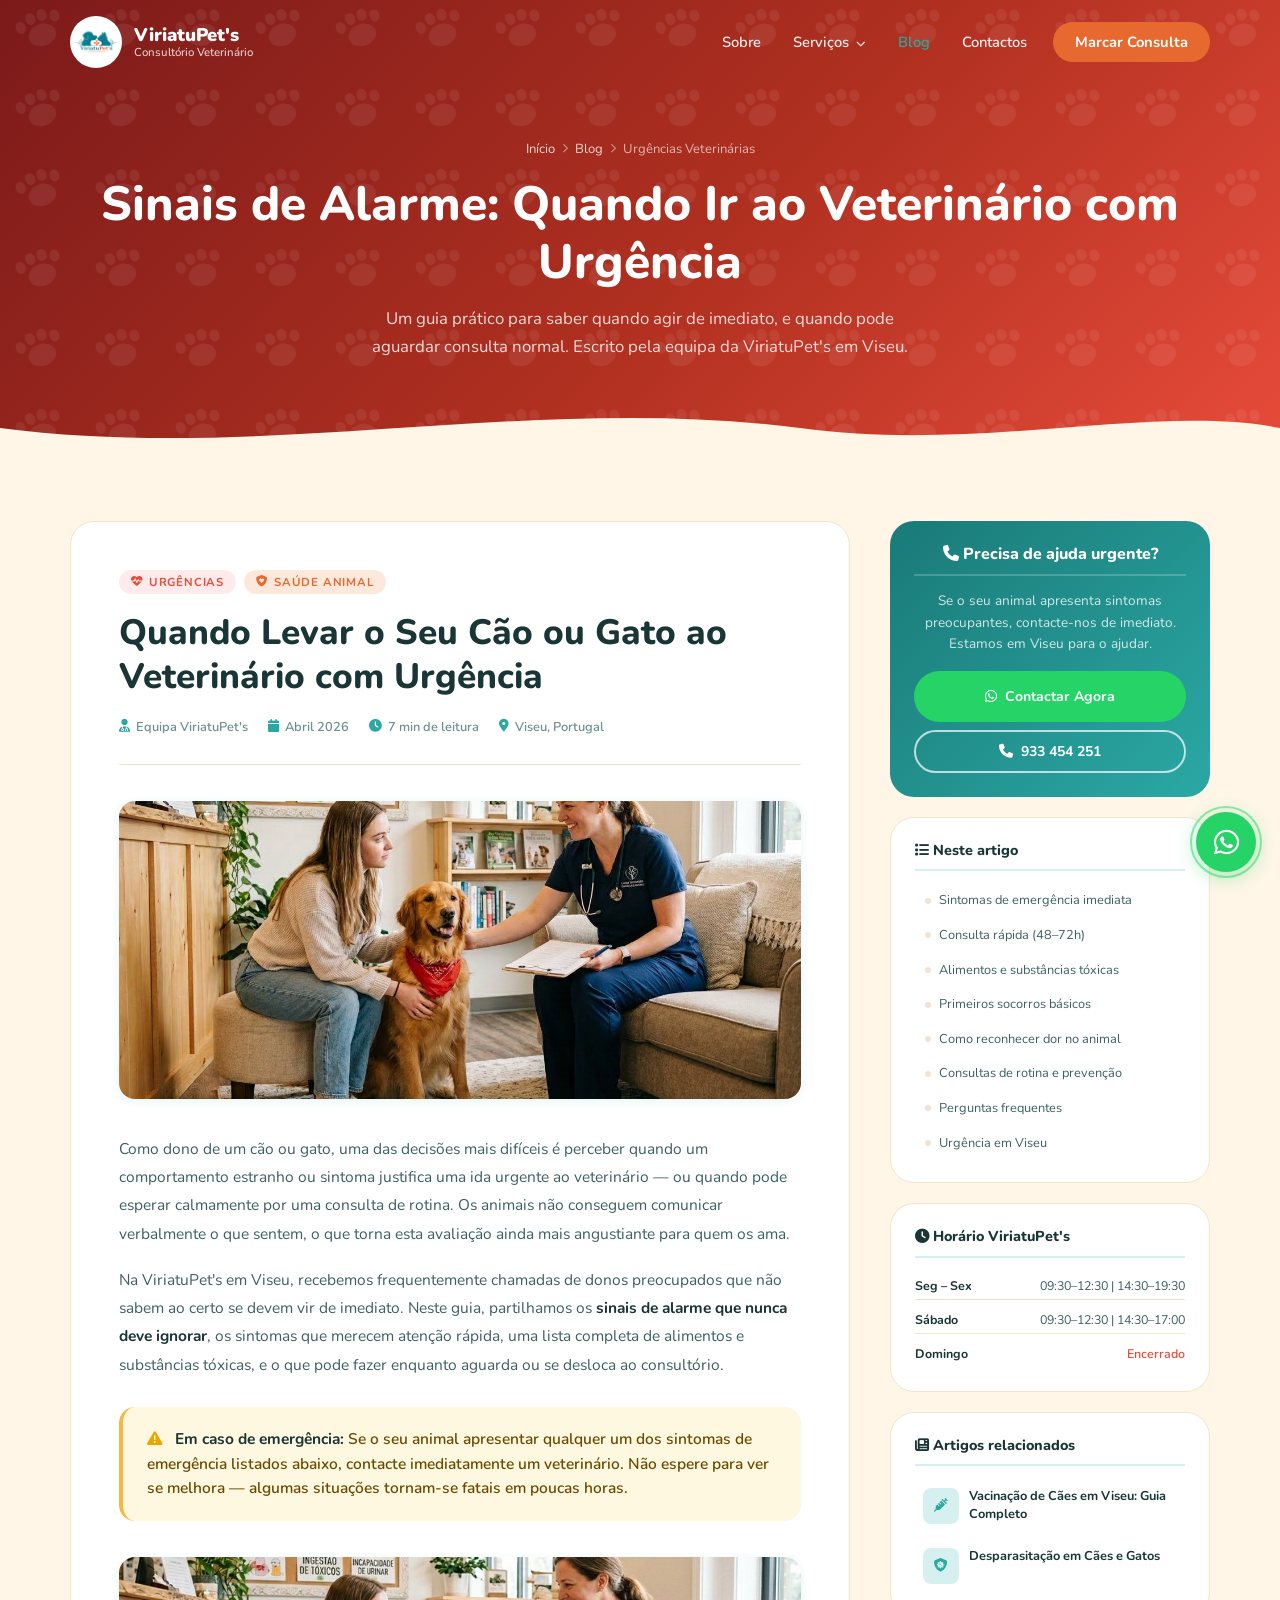
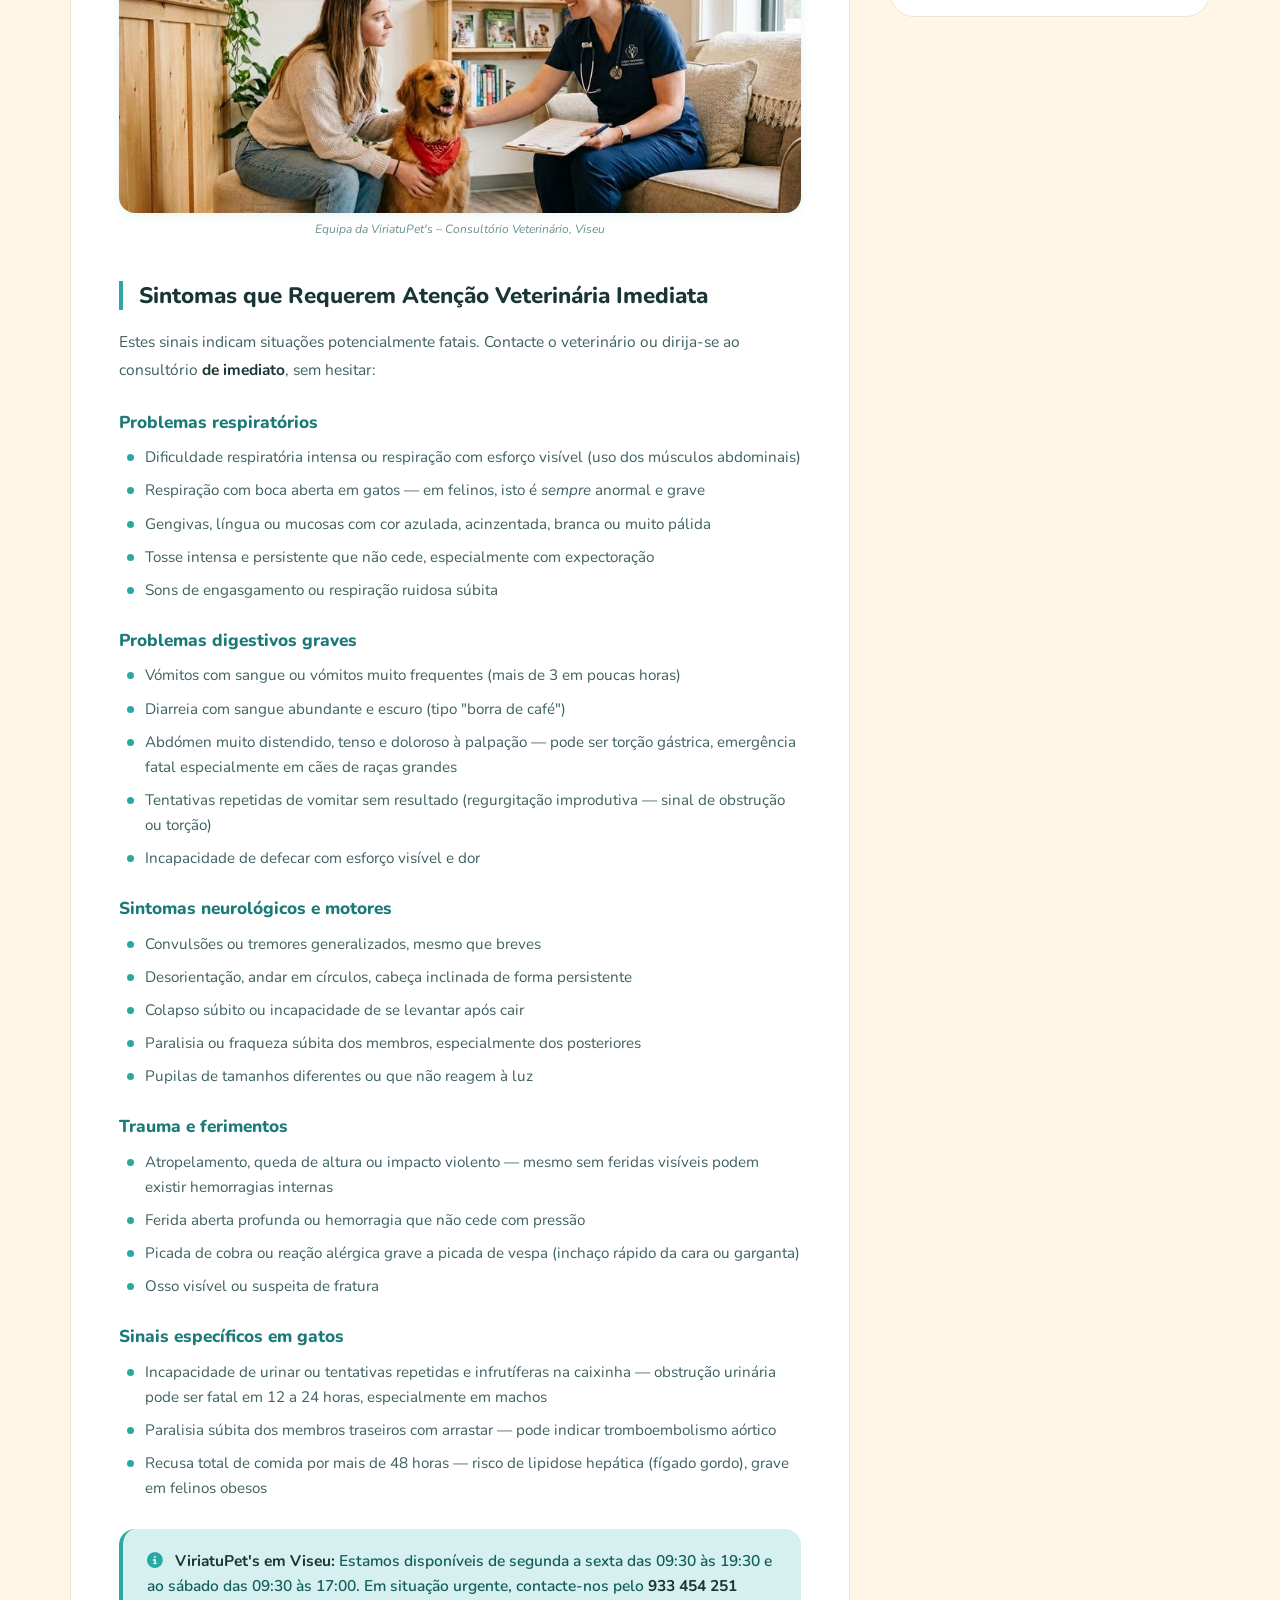
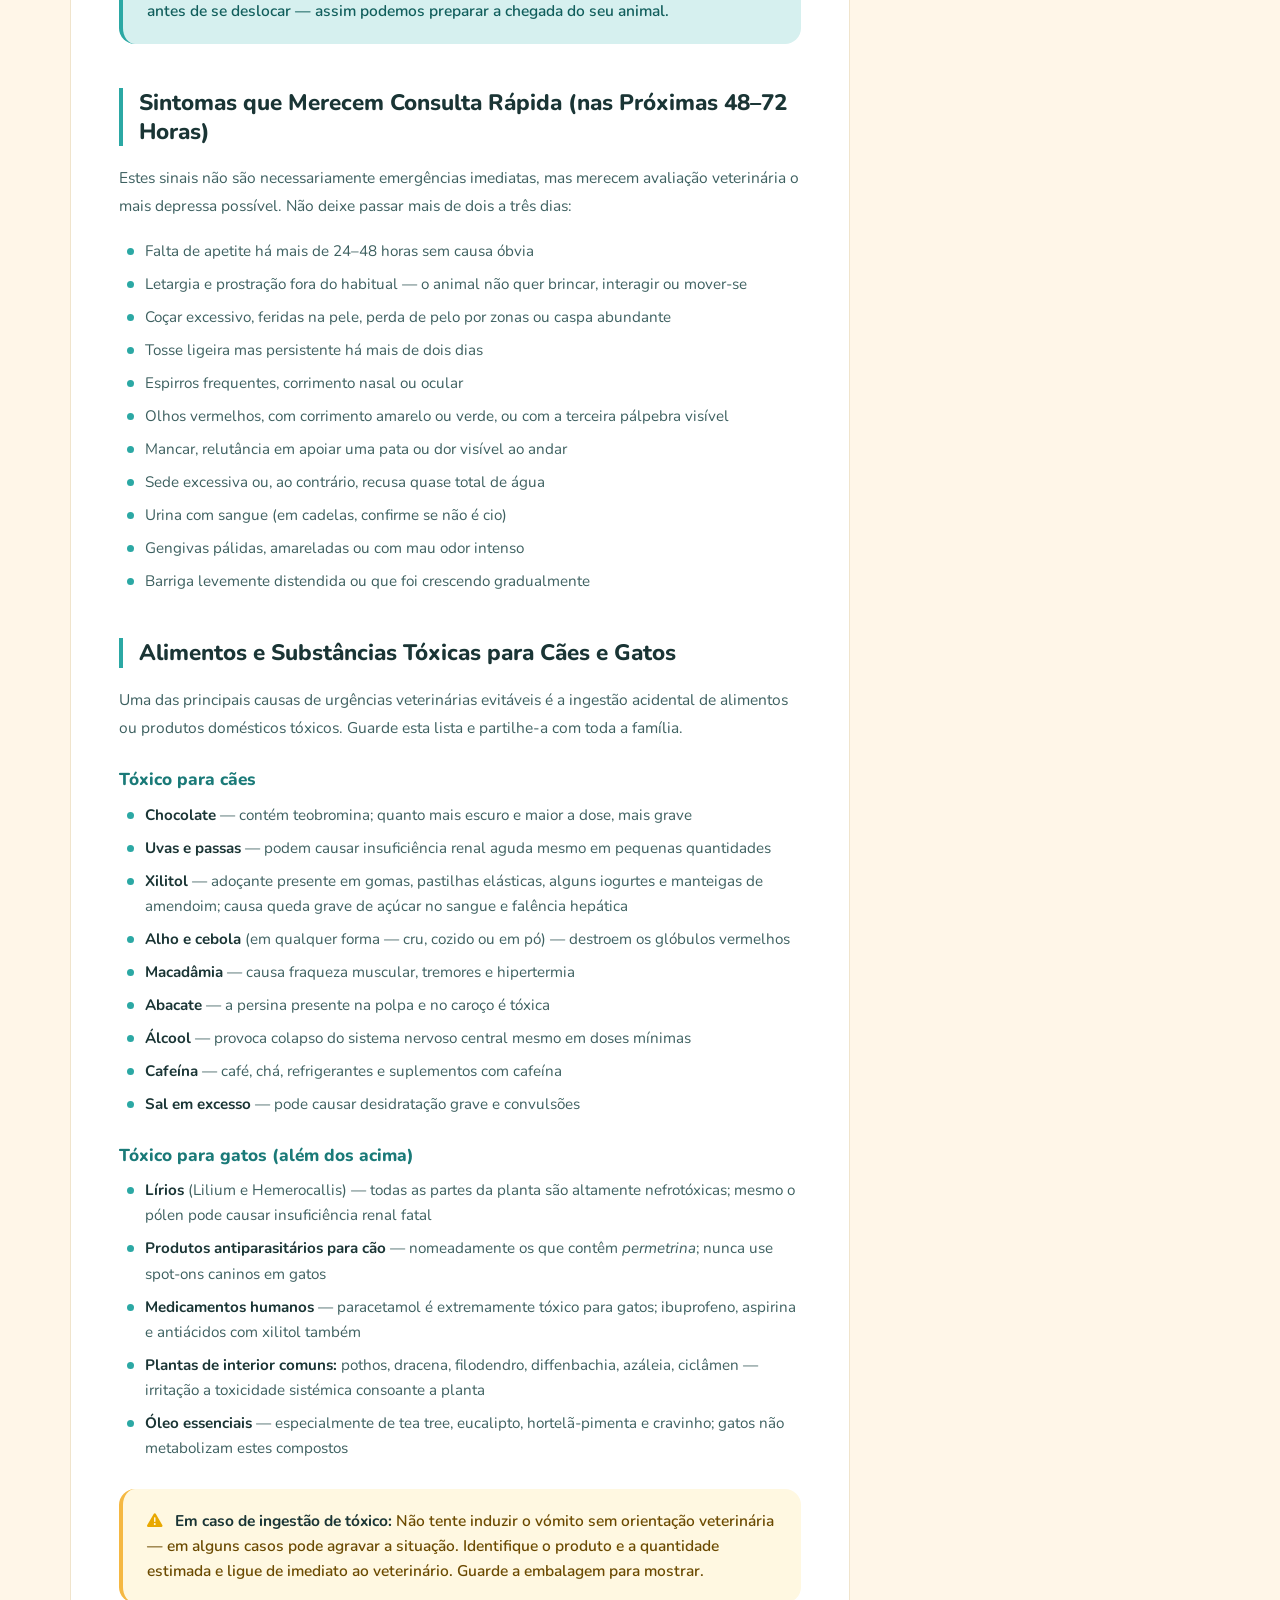
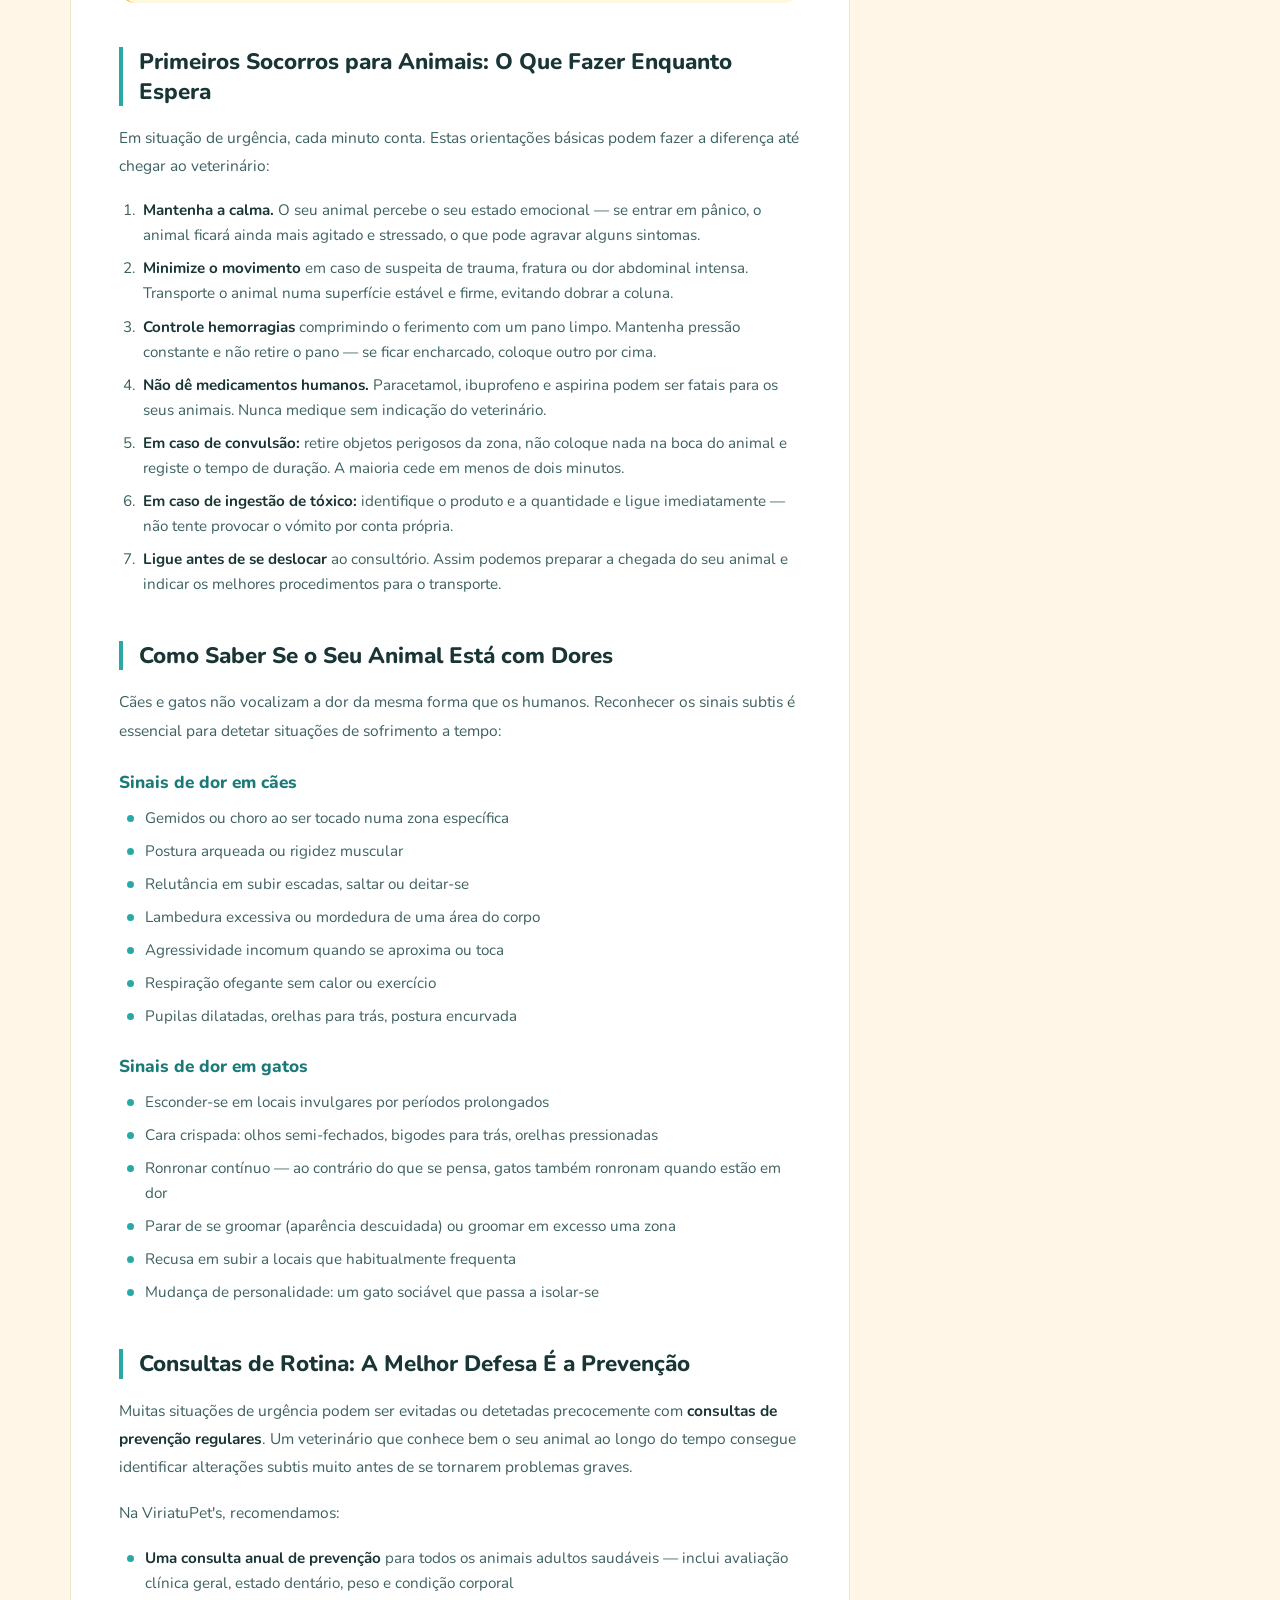
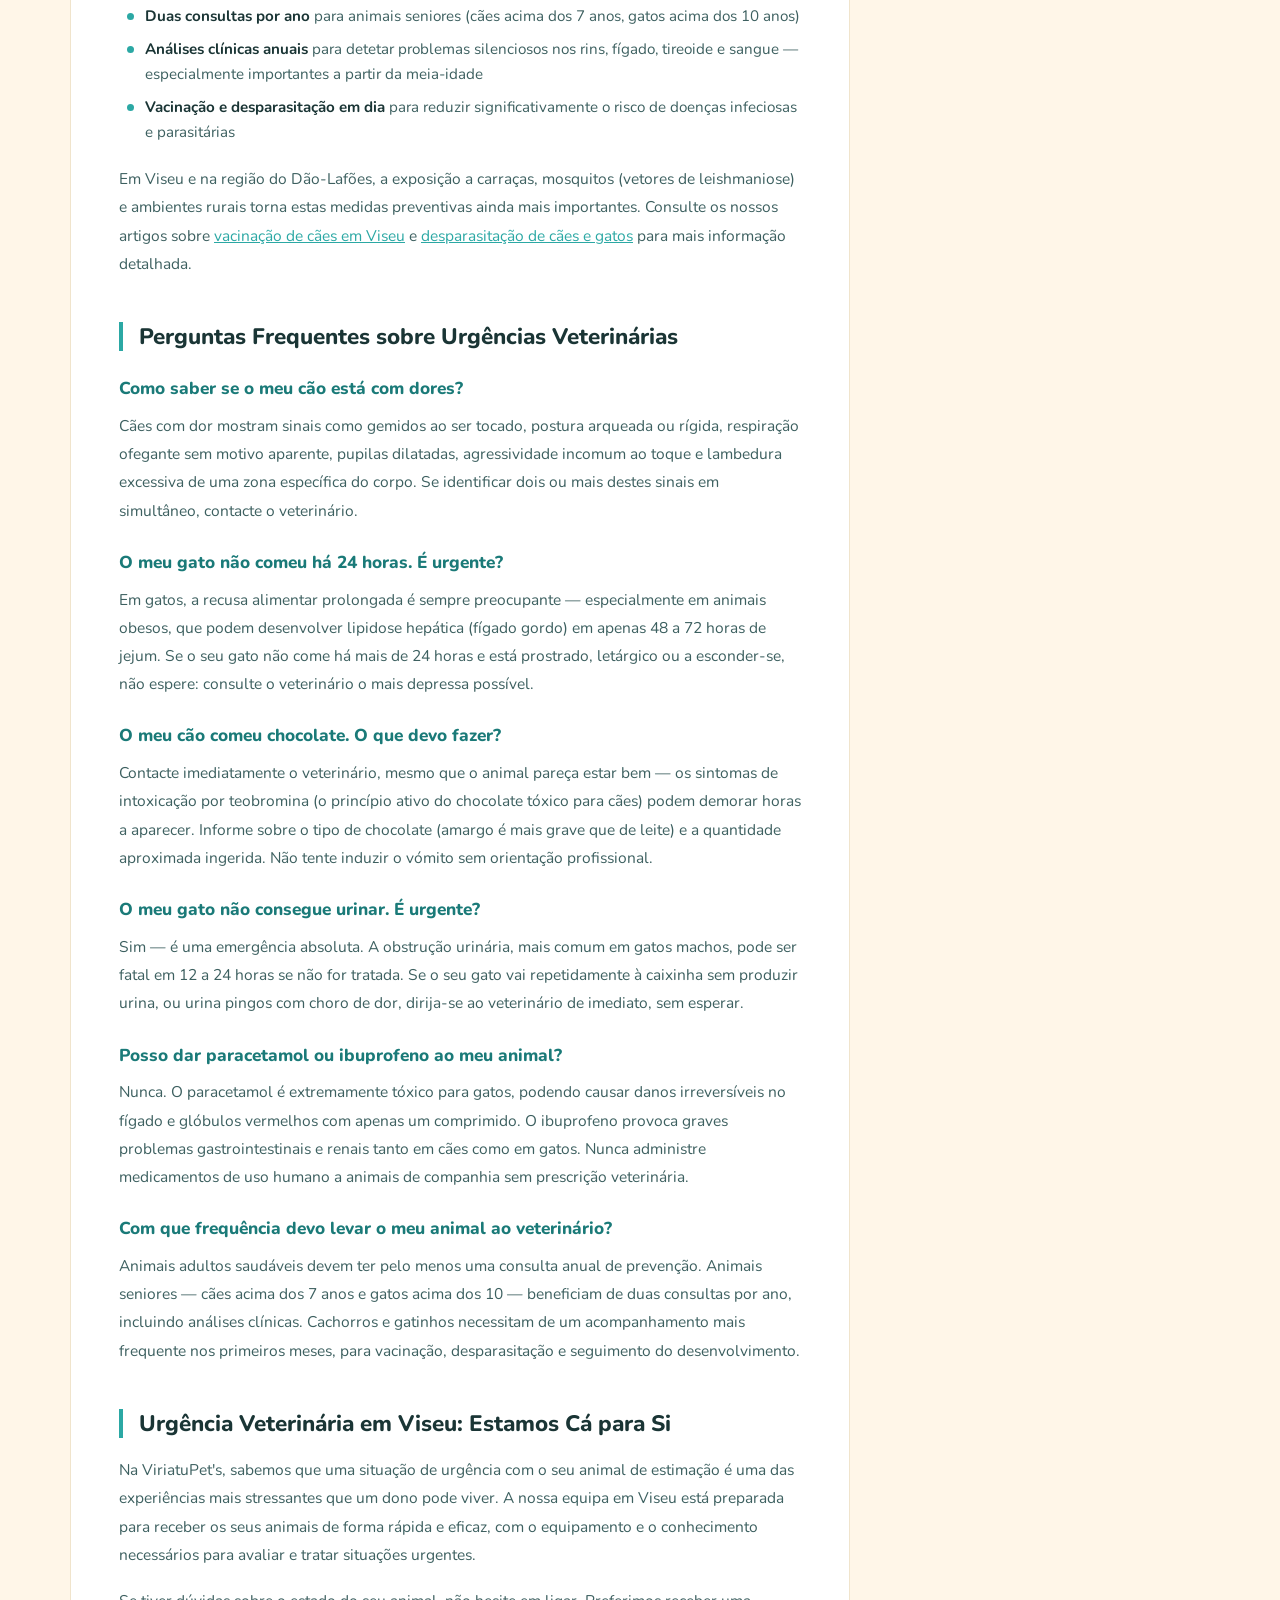
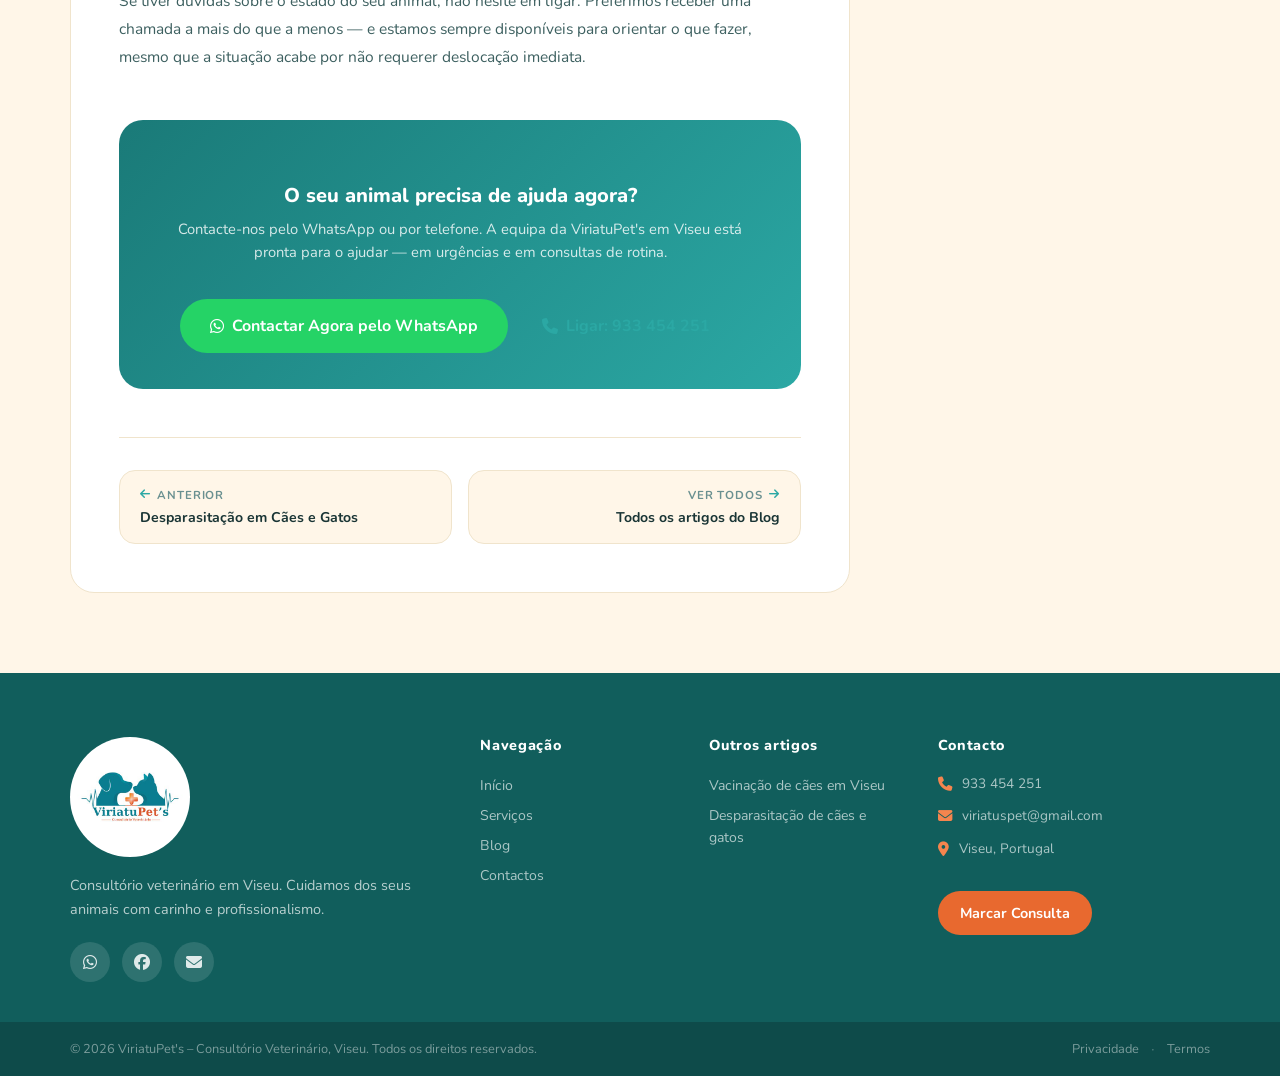
<file: blog/quando-ir-veterinario.html>
<!DOCTYPE html>
<html lang="pt-PT">
<head>
    <meta charset="UTF-8">
    <meta name="viewport" content="width=device-width, initial-scale=1.0">
    <meta name="description" content="Saiba quando levar o seu cão ou gato ao veterinário com urgência em Viseu. Sinais de alarme, alimentos tóxicos, primeiros socorros e consultas de rotina. Guia completo da ViriatuPet's.">
    <meta name="keywords" content="urgência veterinária Viseu, sintomas cão gato urgência, sinais alarme animais, quando ir veterinário Viseu, emergência animal Viseu, alimentos tóxicos cão gato, primeiros socorros animais">
    <meta name="robots" content="index, follow">
    <meta property="og:title" content="Quando Levar o Seu Animal ao Veterinário com Urgência | ViriatuPet's Viseu">
    <meta property="og:description" content="Guia completo para reconhecer emergências no seu cão ou gato: sinais de alarme, alimentos tóxicos, primeiros socorros e prevenção. Da equipa da ViriatuPet's em Viseu.">
    <meta property="og:image" content="https://images.unsplash.com/photo-1612349317150-e413f6a5b16d?w=1200&auto=format&fit=crop&q=80">
    <title>Quando Levar o Seu Cão ou Gato ao Veterinário com Urgência | ViriatuPet's Viseu</title>

    <script type="application/ld+json">
    {
        "@context": "https://schema.org",
        "@graph": [
            {
                "@type": "Article",
                "headline": "Sinais de Alarme: Quando Levar o Seu Cão ou Gato ao Veterinário com Urgência",
                "description": "Guia prático para reconhecer sintomas de emergência em cães e gatos, com lista de alimentos tóxicos, primeiros socorros e orientações sobre consultas de rotina em Viseu.",
                "author": { "@type": "Organization", "name": "ViriatuPet's – Consultório Veterinário" },
                "publisher": {
                    "@type": "Organization",
                    "name": "ViriatuPet's",
                    "address": { "@type": "PostalAddress", "addressLocality": "Viseu", "addressCountry": "PT" }
                },
                "datePublished": "2026-04-10",
                "dateModified": "2026-04-18",
                "inLanguage": "pt-PT",
                "keywords": "urgência veterinária Viseu, sinais alarme animais, quando ir veterinário, alimentos tóxicos cão gato"
            },
            {
                "@type": "FAQPage",
                "mainEntity": [
                    {
                        "@type": "Question",
                        "name": "Como saber se o meu cão está com dores?",
                        "acceptedAnswer": {
                            "@type": "Answer",
                            "text": "Cães com dor podem mostrar: gemidos ou choro, relutância em mover-se, postura curvada ou rígida, respiração ofegante sem calor, pupilas dilatadas, agressividade ao ser tocado numa zona específica, falta de apetite e lambedura excessiva de uma área do corpo."
                        }
                    },
                    {
                        "@type": "Question",
                        "name": "O meu gato não comeu há 24 horas. É urgente?",
                        "acceptedAnswer": {
                            "@type": "Answer",
                            "text": "Em gatos, a recusa alimentar com mais de 24–48 horas é sempre motivo de preocupação, especialmente em animais obesos — podem desenvolver lipidose hepática (doença do fígado gorduroso) rapidamente. Se o gato não comer em 24 horas e estiver prostrado ou letárgico, procure o veterinário sem demora."
                        }
                    },
                    {
                        "@type": "Question",
                        "name": "O meu cão comeu chocolate. O que devo fazer?",
                        "acceptedAnswer": {
                            "@type": "Answer",
                            "text": "Contacte imediatamente o veterinário, mesmo que o cão pareça bem. O chocolate contém teobromina, que é tóxica para cães — quanto mais escuro o chocolate e maior a quantidade, mais grave a situação. Informe o veterinário sobre o tipo de chocolate e a quantidade aproximada ingerida. Não tente induzir o vómito sem orientação profissional."
                        }
                    },
                    {
                        "@type": "Question",
                        "name": "O meu gato não consegue urinar. É urgente?",
                        "acceptedAnswer": {
                            "@type": "Answer",
                            "text": "Sim, é uma emergência absoluta, especialmente em gatos machos. A obstrução urinária pode ser fatal em poucas horas. Se o seu gato tenta urinar repetidamente sem resultado, grita de dor, ou está prostrado com o abdómen tenso, dirija-se ao veterinário de imediato."
                        }
                    },
                    {
                        "@type": "Question",
                        "name": "Com que frequência devo levar o meu animal ao veterinário para consulta de rotina?",
                        "acceptedAnswer": {
                            "@type": "Answer",
                            "text": "Animais adultos saudáveis devem fazer pelo menos uma consulta anual de prevenção. Animais seniores (cães acima de 7 anos, gatos acima de 10) devem ser avaliados duas vezes por ano. Cachorros e gatinhos seguem um calendário intensivo de consultas nos primeiros meses de vida."
                        }
                    },
                    {
                        "@type": "Question",
                        "name": "Posso dar paracetamol ou ibuprofeno ao meu animal?",
                        "acceptedAnswer": {
                            "@type": "Answer",
                            "text": "Nunca. O paracetamol é altamente tóxico para gatos e também perigoso para cães. O ibuprofeno causa graves problemas gastrointestinais e renais em ambas as espécies. Nunca administre medicamentos humanos a animais de companhia sem orientação veterinária."
                        }
                    }
                ]
            }
        ]
    }
    </script>

    <link rel="preconnect" href="https://fonts.googleapis.com">
    <link rel="preconnect" href="https://fonts.gstatic.com" crossorigin>
    <link href="https://fonts.googleapis.com/css2?family=Nunito:wght@400;500;600;700;800;900&display=swap" rel="stylesheet">
    <link rel="stylesheet" href="https://cdnjs.cloudflare.com/ajax/libs/font-awesome/6.5.1/css/all.min.css">
    <link rel="stylesheet" href="../css/style.css">
    <link rel="stylesheet" href="../css/blog.css">
</head>
<body>

<nav class="navbar scrolled" id="navbar">
    <div class="container nav-container">
        <a href="../index.html" class="nav-brand">
            <div class="nav-logo-img"><img src="../images/Logo.jpg" alt="ViriatuPet's Logo"></div>
            <div class="nav-brand-text">
                <span class="nav-name">ViriatuPet's</span>
                <span class="nav-sub">Consultório Veterinário</span>
            </div>
        </a>
        <ul class="nav-menu" id="navMenu">
            <li><a href="../index.html#sobre" class="nav-link">Sobre</a></li>
            <li class="nav-item-dropdown">
                <a href="../index.html#servicos" class="nav-link">Serviços <i class="fas fa-chevron-down nav-caret"></i></a>
                <ul class="nav-dropdown">
                    <li><a href="../servicos/consultas/index.html"><i class="fas fa-stethoscope"></i> Consultas</a></li>
                    <li><a href="../servicos/vacinacao/index.html"><i class="fas fa-syringe"></i> Vacinação</a></li>
                    <li><a href="../servicos/desparasitacao/index.html"><i class="fas fa-shield-virus"></i> Desparasitação</a></li>
                    <li><a href="../servicos/microchip/index.html"><i class="fas fa-microchip"></i> Microchip</a></li>
                    <li><a href="../servicos/analises-clinicas/index.html"><i class="fas fa-flask"></i> Análises Clínicas</a></li>
                    <li><a href="../servicos/visitas-domicilio/index.html"><i class="fas fa-house-medical"></i> Visitas Domicílio</a></li>
                    <li><a href="../servicos/nutricao/index.html"><i class="fas fa-bowl-food"></i> Nutrição</a></li>
                </ul>
            </li>
            <li><a href="../blog.html" class="nav-link" style="color:var(--teal)">Blog</a></li>
            <li><a href="../index.html#contactos" class="nav-link">Contactos</a></li>
            <li><a href="../index.html#marcacao" class="nav-cta-btn">Marcar Consulta</a></li>
        </ul>
        <button class="hamburger" id="hamburger" aria-label="Abrir menu" aria-expanded="false">
            <span></span><span></span><span></span>
        </button>
    </div>
</nav>

<header class="page-hero" style="background:linear-gradient(135deg,#7B1A1A 0%,#B03020 55%,#E84B3A 100%)">
    <div class="page-hero-paws" aria-hidden="true"></div>
    <div class="container">
        <div class="page-hero-inner" data-aos="fade-up">
            <nav class="breadcrumb" aria-label="Navegação">
                <a href="../index.html">Início</a>
                <i class="fas fa-chevron-right"></i>
                <a href="../blog.html">Blog</a>
                <i class="fas fa-chevron-right"></i>
                <span>Urgências Veterinárias</span>
            </nav>
            <h1>Sinais de Alarme: Quando Ir ao Veterinário com Urgência</h1>
            <p>Um guia prático para saber quando agir de imediato, e quando pode aguardar consulta normal. Escrito pela equipa da ViriatuPet's em Viseu.</p>
        </div>
    </div>
    <div class="page-hero-wave" aria-hidden="true">
        <svg viewBox="0 0 1440 70" preserveAspectRatio="none">
            <path d="M0,35 C300,70 600,0 900,35 C1100,60 1300,10 1440,35 L1440,70 L0,70 Z" fill="#FFF6E8"/>
        </svg>
    </div>
</header>

<section class="article-layout">
    <div class="container">
        <div class="article-grid">

            <article class="article-content" data-aos="fade-up">
                <header class="article-header">
                    <div class="article-cats">
                        <span class="article-cat" style="background:#FFEBEB;color:#E84B3A"><i class="fas fa-heart-pulse"></i> Urgências</span>
                        <span class="article-cat"><i class="fas fa-shield-heart"></i> Saúde Animal</span>
                    </div>
                    <h1 class="article-title">Quando Levar o Seu Cão ou Gato ao Veterinário com Urgência</h1>
                    <div class="article-meta">
                        <span class="article-meta-item"><i class="fas fa-user-md"></i> Equipa ViriatuPet's</span>
                        <span class="article-meta-item"><i class="fas fa-calendar"></i> Abril 2026</span>
                        <span class="article-meta-item"><i class="fas fa-clock"></i> 7 min de leitura</span>
                        <span class="article-meta-item"><i class="fas fa-location-dot"></i> Viseu, Portugal</span>
                    </div>
                </header>

                <div class="article-body">

                    <div class="article-featured-img">
                        <img src="../images/sinais emergencia animal 16.9.jpeg"
                             alt="Atendimento veterinário na ViriatuPet's em Viseu"
                             loading="lazy">
                    </div>

                    <p>Como dono de um cão ou gato, uma das decisões mais difíceis é perceber quando um comportamento estranho ou sintoma justifica uma ida urgente ao veterinário — ou quando pode esperar calmamente por uma consulta de rotina. Os animais não conseguem comunicar verbalmente o que sentem, o que torna esta avaliação ainda mais angustiante para quem os ama.</p>

                    <p>Na ViriatuPet's em Viseu, recebemos frequentemente chamadas de donos preocupados que não sabem ao certo se devem vir de imediato. Neste guia, partilhamos os <strong>sinais de alarme que nunca deve ignorar</strong>, os sintomas que merecem atenção rápida, uma lista completa de alimentos e substâncias tóxicas, e o que pode fazer enquanto aguarda ou se desloca ao consultório.</p>

                    <div class="warning-box">
                        <p><i class="fas fa-triangle-exclamation"></i> <strong>Em caso de emergência:</strong> Se o seu animal apresentar qualquer um dos sintomas de emergência listados abaixo, contacte imediatamente um veterinário. Não espere para ver se melhora — algumas situações tornam-se fatais em poucas horas.</p>
                    </div>

                    <figure class="article-img">
                        <img src="../images/sinais emergencia animal 4.3.jpeg"
                             alt="Atendimento na ViriatuPet's em Viseu"
                             loading="lazy">
                        <figcaption>Equipa da ViriatuPet's – Consultório Veterinário, Viseu</figcaption>
                    </figure>

                    <h2 id="emergencia">Sintomas que Requerem Atenção Veterinária Imediata</h2>

                    <p>Estes sinais indicam situações potencialmente fatais. Contacte o veterinário ou dirija-se ao consultório <strong>de imediato</strong>, sem hesitar:</p>

                    <h3>Problemas respiratórios</h3>
                    <ul>
                        <li>Dificuldade respiratória intensa ou respiração com esforço visível (uso dos músculos abdominais)</li>
                        <li>Respiração com boca aberta em gatos — em felinos, isto é <em>sempre</em> anormal e grave</li>
                        <li>Gengivas, língua ou mucosas com cor azulada, acinzentada, branca ou muito pálida</li>
                        <li>Tosse intensa e persistente que não cede, especialmente com expectoração</li>
                        <li>Sons de engasgamento ou respiração ruidosa súbita</li>
                    </ul>

                    <h3>Problemas digestivos graves</h3>
                    <ul>
                        <li>Vómitos com sangue ou vómitos muito frequentes (mais de 3 em poucas horas)</li>
                        <li>Diarreia com sangue abundante e escuro (tipo "borra de café")</li>
                        <li>Abdómen muito distendido, tenso e doloroso à palpação — pode ser torção gástrica, emergência fatal especialmente em cães de raças grandes</li>
                        <li>Tentativas repetidas de vomitar sem resultado (regurgitação improdutiva — sinal de obstrução ou torção)</li>
                        <li>Incapacidade de defecar com esforço visível e dor</li>
                    </ul>

                    <h3>Sintomas neurológicos e motores</h3>
                    <ul>
                        <li>Convulsões ou tremores generalizados, mesmo que breves</li>
                        <li>Desorientação, andar em círculos, cabeça inclinada de forma persistente</li>
                        <li>Colapso súbito ou incapacidade de se levantar após cair</li>
                        <li>Paralisia ou fraqueza súbita dos membros, especialmente dos posteriores</li>
                        <li>Pupilas de tamanhos diferentes ou que não reagem à luz</li>
                    </ul>

                    <h3>Trauma e ferimentos</h3>
                    <ul>
                        <li>Atropelamento, queda de altura ou impacto violento — mesmo sem feridas visíveis podem existir hemorragias internas</li>
                        <li>Ferida aberta profunda ou hemorragia que não cede com pressão</li>
                        <li>Picada de cobra ou reação alérgica grave a picada de vespa (inchaço rápido da cara ou garganta)</li>
                        <li>Osso visível ou suspeita de fratura</li>
                    </ul>

                    <h3>Sinais específicos em gatos</h3>
                    <ul>
                        <li>Incapacidade de urinar ou tentativas repetidas e infrutíferas na caixinha — obstrução urinária pode ser fatal em 12 a 24 horas, especialmente em machos</li>
                        <li>Paralisia súbita dos membros traseiros com arrastar — pode indicar tromboembolismo aórtico</li>
                        <li>Recusa total de comida por mais de 48 horas — risco de lipidose hepática (fígado gordo), grave em felinos obesos</li>
                    </ul>

                    <div class="info-box">
                        <p><i class="fas fa-info-circle"></i> <strong>ViriatuPet's em Viseu:</strong> Estamos disponíveis de segunda a sexta das 09:30 às 19:30 e ao sábado das 09:30 às 17:00. Em situação urgente, contacte-nos pelo <strong>933 454 251</strong> antes de se deslocar — assim podemos preparar a chegada do seu animal.</p>
                    </div>

                    <h2 id="rapida">Sintomas que Merecem Consulta Rápida (nas Próximas 48–72 Horas)</h2>

                    <p>Estes sinais não são necessariamente emergências imediatas, mas merecem avaliação veterinária o mais depressa possível. Não deixe passar mais de dois a três dias:</p>

                    <ul>
                        <li>Falta de apetite há mais de 24–48 horas sem causa óbvia</li>
                        <li>Letargia e prostração fora do habitual — o animal não quer brincar, interagir ou mover-se</li>
                        <li>Coçar excessivo, feridas na pele, perda de pelo por zonas ou caspa abundante</li>
                        <li>Tosse ligeira mas persistente há mais de dois dias</li>
                        <li>Espirros frequentes, corrimento nasal ou ocular</li>
                        <li>Olhos vermelhos, com corrimento amarelo ou verde, ou com a terceira pálpebra visível</li>
                        <li>Mancar, relutância em apoiar uma pata ou dor visível ao andar</li>
                        <li>Sede excessiva ou, ao contrário, recusa quase total de água</li>
                        <li>Urina com sangue (em cadelas, confirme se não é cio)</li>
                        <li>Gengivas pálidas, amareladas ou com mau odor intenso</li>
                        <li>Barriga levemente distendida ou que foi crescendo gradualmente</li>
                    </ul>

                    <h2 id="toxicos">Alimentos e Substâncias Tóxicas para Cães e Gatos</h2>

                    <p>Uma das principais causas de urgências veterinárias evitáveis é a ingestão acidental de alimentos ou produtos domésticos tóxicos. Guarde esta lista e partilhe-a com toda a família.</p>

                    <h3>Tóxico para cães</h3>
                    <ul>
                        <li><strong>Chocolate</strong> — contém teobromina; quanto mais escuro e maior a dose, mais grave</li>
                        <li><strong>Uvas e passas</strong> — podem causar insuficiência renal aguda mesmo em pequenas quantidades</li>
                        <li><strong>Xilitol</strong> — adoçante presente em gomas, pastilhas elásticas, alguns iogurtes e manteigas de amendoim; causa queda grave de açúcar no sangue e falência hepática</li>
                        <li><strong>Alho e cebola</strong> (em qualquer forma — cru, cozido ou em pó) — destroem os glóbulos vermelhos</li>
                        <li><strong>Macadâmia</strong> — causa fraqueza muscular, tremores e hipertermia</li>
                        <li><strong>Abacate</strong> — a persina presente na polpa e no caroço é tóxica</li>
                        <li><strong>Álcool</strong> — provoca colapso do sistema nervoso central mesmo em doses mínimas</li>
                        <li><strong>Cafeína</strong> — café, chá, refrigerantes e suplementos com cafeína</li>
                        <li><strong>Sal em excesso</strong> — pode causar desidratação grave e convulsões</li>
                    </ul>

                    <h3>Tóxico para gatos (além dos acima)</h3>
                    <ul>
                        <li><strong>Lírios</strong> (Lilium e Hemerocallis) — todas as partes da planta são altamente nefrotóxicas; mesmo o pólen pode causar insuficiência renal fatal</li>
                        <li><strong>Produtos antiparasitários para cão</strong> — nomeadamente os que contêm <em>permetrina</em>; nunca use spot-ons caninos em gatos</li>
                        <li><strong>Medicamentos humanos</strong> — paracetamol é extremamente tóxico para gatos; ibuprofeno, aspirina e antiácidos com xilitol também</li>
                        <li><strong>Plantas de interior comuns:</strong> pothos, dracena, filodendro, diffenbachia, azáleia, ciclâmen — irritação a toxicidade sistémica consoante a planta</li>
                        <li><strong>Óleo essenciais</strong> — especialmente de tea tree, eucalipto, hortelã-pimenta e cravinho; gatos não metabolizam estes compostos</li>
                    </ul>

                    <div class="warning-box">
                        <p><i class="fas fa-triangle-exclamation"></i> <strong>Em caso de ingestão de tóxico:</strong> Não tente induzir o vómito sem orientação veterinária — em alguns casos pode agravar a situação. Identifique o produto e a quantidade estimada e ligue de imediato ao veterinário. Guarde a embalagem para mostrar.</p>
                    </div>

                    <h2 id="primeiros-socorros">Primeiros Socorros para Animais: O Que Fazer Enquanto Espera</h2>

                    <p>Em situação de urgência, cada minuto conta. Estas orientações básicas podem fazer a diferença até chegar ao veterinário:</p>

                    <ol>
                        <li><strong>Mantenha a calma.</strong> O seu animal percebe o seu estado emocional — se entrar em pânico, o animal ficará ainda mais agitado e stressado, o que pode agravar alguns sintomas.</li>
                        <li><strong>Minimize o movimento</strong> em caso de suspeita de trauma, fratura ou dor abdominal intensa. Transporte o animal numa superfície estável e firme, evitando dobrar a coluna.</li>
                        <li><strong>Controle hemorragias</strong> comprimindo o ferimento com um pano limpo. Mantenha pressão constante e não retire o pano — se ficar encharcado, coloque outro por cima.</li>
                        <li><strong>Não dê medicamentos humanos.</strong> Paracetamol, ibuprofeno e aspirina podem ser fatais para os seus animais. Nunca medique sem indicação do veterinário.</li>
                        <li><strong>Em caso de convulsão:</strong> retire objetos perigosos da zona, não coloque nada na boca do animal e registe o tempo de duração. A maioria cede em menos de dois minutos.</li>
                        <li><strong>Em caso de ingestão de tóxico:</strong> identifique o produto e a quantidade e ligue imediatamente — não tente provocar o vómito por conta própria.</li>
                        <li><strong>Ligue antes de se deslocar</strong> ao consultório. Assim podemos preparar a chegada do seu animal e indicar os melhores procedimentos para o transporte.</li>
                    </ol>

                    <h2 id="dor">Como Saber Se o Seu Animal Está com Dores</h2>

                    <p>Cães e gatos não vocalizam a dor da mesma forma que os humanos. Reconhecer os sinais subtis é essencial para detetar situações de sofrimento a tempo:</p>

                    <h3>Sinais de dor em cães</h3>
                    <ul>
                        <li>Gemidos ou choro ao ser tocado numa zona específica</li>
                        <li>Postura arqueada ou rigidez muscular</li>
                        <li>Relutância em subir escadas, saltar ou deitar-se</li>
                        <li>Lambedura excessiva ou mordedura de uma área do corpo</li>
                        <li>Agressividade incomum quando se aproxima ou toca</li>
                        <li>Respiração ofegante sem calor ou exercício</li>
                        <li>Pupilas dilatadas, orelhas para trás, postura encurvada</li>
                    </ul>

                    <h3>Sinais de dor em gatos</h3>
                    <ul>
                        <li>Esconder-se em locais invulgares por períodos prolongados</li>
                        <li>Cara crispada: olhos semi-fechados, bigodes para trás, orelhas pressionadas</li>
                        <li>Ronronar contínuo — ao contrário do que se pensa, gatos também ronronam quando estão em dor</li>
                        <li>Parar de se groomar (aparência descuidada) ou groomar em excesso uma zona</li>
                        <li>Recusa em subir a locais que habitualmente frequenta</li>
                        <li>Mudança de personalidade: um gato sociável que passa a isolar-se</li>
                    </ul>

                    <h2 id="rotina">Consultas de Rotina: A Melhor Defesa É a Prevenção</h2>

                    <p>Muitas situações de urgência podem ser evitadas ou detetadas precocemente com <strong>consultas de prevenção regulares</strong>. Um veterinário que conhece bem o seu animal ao longo do tempo consegue identificar alterações subtis muito antes de se tornarem problemas graves.</p>

                    <p>Na ViriatuPet's, recomendamos:</p>

                    <ul>
                        <li><strong>Uma consulta anual de prevenção</strong> para todos os animais adultos saudáveis — inclui avaliação clínica geral, estado dentário, peso e condição corporal</li>
                        <li><strong>Duas consultas por ano</strong> para animais seniores (cães acima dos 7 anos, gatos acima dos 10 anos)</li>
                        <li><strong>Análises clínicas anuais</strong> para detetar problemas silenciosos nos rins, fígado, tireoide e sangue — especialmente importantes a partir da meia-idade</li>
                        <li><strong>Vacinação e desparasitação em dia</strong> para reduzir significativamente o risco de doenças infeciosas e parasitárias</li>
                    </ul>

                    <p>Em Viseu e na região do Dão-Lafões, a exposição a carraças, mosquitos (vetores de leishmaniose) e ambientes rurais torna estas medidas preventivas ainda mais importantes. Consulte os nossos artigos sobre <a href="vacinacao-caes-viseu.html">vacinação de cães em Viseu</a> e <a href="desparasitacao-caes-gatos.html">desparasitação de cães e gatos</a> para mais informação detalhada.</p>

                    <h2 id="faq">Perguntas Frequentes sobre Urgências Veterinárias</h2>

                    <h3>Como saber se o meu cão está com dores?</h3>
                    <p>Cães com dor mostram sinais como gemidos ao ser tocado, postura arqueada ou rígida, respiração ofegante sem motivo aparente, pupilas dilatadas, agressividade incomum ao toque e lambedura excessiva de uma zona específica do corpo. Se identificar dois ou mais destes sinais em simultâneo, contacte o veterinário.</p>

                    <h3>O meu gato não comeu há 24 horas. É urgente?</h3>
                    <p>Em gatos, a recusa alimentar prolongada é sempre preocupante — especialmente em animais obesos, que podem desenvolver lipidose hepática (fígado gordo) em apenas 48 a 72 horas de jejum. Se o seu gato não come há mais de 24 horas e está prostrado, letárgico ou a esconder-se, não espere: consulte o veterinário o mais depressa possível.</p>

                    <h3>O meu cão comeu chocolate. O que devo fazer?</h3>
                    <p>Contacte imediatamente o veterinário, mesmo que o animal pareça estar bem — os sintomas de intoxicação por teobromina (o princípio ativo do chocolate tóxico para cães) podem demorar horas a aparecer. Informe sobre o tipo de chocolate (amargo é mais grave que de leite) e a quantidade aproximada ingerida. Não tente induzir o vómito sem orientação profissional.</p>

                    <h3>O meu gato não consegue urinar. É urgente?</h3>
                    <p>Sim — é uma emergência absoluta. A obstrução urinária, mais comum em gatos machos, pode ser fatal em 12 a 24 horas se não for tratada. Se o seu gato vai repetidamente à caixinha sem produzir urina, ou urina pingos com choro de dor, dirija-se ao veterinário de imediato, sem esperar.</p>

                    <h3>Posso dar paracetamol ou ibuprofeno ao meu animal?</h3>
                    <p>Nunca. O paracetamol é extremamente tóxico para gatos, podendo causar danos irreversíveis no fígado e glóbulos vermelhos com apenas um comprimido. O ibuprofeno provoca graves problemas gastrointestinais e renais tanto em cães como em gatos. Nunca administre medicamentos de uso humano a animais de companhia sem prescrição veterinária.</p>

                    <h3>Com que frequência devo levar o meu animal ao veterinário?</h3>
                    <p>Animais adultos saudáveis devem ter pelo menos uma consulta anual de prevenção. Animais seniores — cães acima dos 7 anos e gatos acima dos 10 — beneficiam de duas consultas por ano, incluindo análises clínicas. Cachorros e gatinhos necessitam de um acompanhamento mais frequente nos primeiros meses, para vacinação, desparasitação e seguimento do desenvolvimento.</p>

                    <h2 id="viseu">Urgência Veterinária em Viseu: Estamos Cá para Si</h2>

                    <p>Na ViriatuPet's, sabemos que uma situação de urgência com o seu animal de estimação é uma das experiências mais stressantes que um dono pode viver. A nossa equipa em Viseu está preparada para receber os seus animais de forma rápida e eficaz, com o equipamento e o conhecimento necessários para avaliar e tratar situações urgentes.</p>

                    <p>Se tiver dúvidas sobre o estado do seu animal, não hesite em ligar. Preferimos receber uma chamada a mais do que a menos — e estamos sempre disponíveis para orientar o que fazer, mesmo que a situação acabe por não requerer deslocação imediata.</p>

                    <div class="article-cta-box">
                        <h3>O seu animal precisa de ajuda agora?</h3>
                        <p>Contacte-nos pelo WhatsApp ou por telefone. A equipa da ViriatuPet's em Viseu está pronta para o ajudar — em urgências e em consultas de rotina.</p>
                        <a href="https://wa.me/351933454251?text=Ol%C3%A1!%20O%20meu%20animal%20precisa%20de%20assist%C3%AAncia%20urgente.%20Podem%20ajudar%3F"
                           class="btn btn-whatsapp" target="_blank" rel="noopener noreferrer">
                            <i class="fab fa-whatsapp"></i> Contactar Agora pelo WhatsApp
                        </a>
                        <a href="tel:+351933454251" class="btn btn-outline" style="margin-top:10px;display:inline-flex;align-items:center;gap:8px;">
                            <i class="fas fa-phone"></i> Ligar: 933 454 251
                        </a>
                    </div>
                </div>

                <nav class="article-nav" aria-label="Navegação entre artigos">
                    <a href="desparasitacao-caes-gatos.html" class="article-nav-item">
                        <small><i class="fas fa-arrow-left"></i> Anterior</small>
                        <span>Desparasitação em Cães e Gatos</span>
                    </a>
                    <a href="../blog.html" class="article-nav-item article-nav-next">
                        <small>Ver todos <i class="fas fa-arrow-right"></i></small>
                        <span>Todos os artigos do Blog</span>
                    </a>
                </nav>
            </article>

            <!-- SIDEBAR -->
            <aside class="article-sidebar" data-aos="fade-left">
                <div class="sidebar-card sidebar-card--cta">
                    <h4><i class="fas fa-phone"></i> Precisa de ajuda urgente?</h4>
                    <p>Se o seu animal apresenta sintomas preocupantes, contacte-nos de imediato. Estamos em Viseu para o ajudar.</p>
                    <a href="https://wa.me/351933454251?text=Ol%C3%A1!%20O%20meu%20animal%20precisa%20de%20assist%C3%AAncia%20urgente."
                       class="btn btn-whatsapp" target="_blank" rel="noopener noreferrer">
                        <i class="fab fa-whatsapp"></i> Contactar Agora
                    </a>
                    <a href="tel:+351933454251" class="btn btn-outline-white btn-sm" style="margin-top:8px">
                        <i class="fas fa-phone"></i> 933 454 251
                    </a>
                </div>

                <div class="sidebar-card">
                    <h4><i class="fas fa-list"></i> Neste artigo</h4>
                    <nav class="toc-list">
                        <a href="#emergencia">Sintomas de emergência imediata</a>
                        <a href="#rapida">Consulta rápida (48–72h)</a>
                        <a href="#toxicos">Alimentos e substâncias tóxicas</a>
                        <a href="#primeiros-socorros">Primeiros socorros básicos</a>
                        <a href="#dor">Como reconhecer dor no animal</a>
                        <a href="#rotina">Consultas de rotina e prevenção</a>
                        <a href="#faq">Perguntas frequentes</a>
                        <a href="#viseu">Urgência em Viseu</a>
                    </nav>
                </div>

                <div class="sidebar-card">
                    <h4><i class="fas fa-clock"></i> Horário ViriatuPet's</h4>
                    <div class="sidebar-hours-list">
                        <div class="sidebar-hour"><span class="day">Seg – Sex</span><span class="time">09:30–12:30 | 14:30–19:30</span></div>
                        <div class="sidebar-hour"><span class="day">Sábado</span><span class="time">09:30–12:30 | 14:30–17:00</span></div>
                        <div class="sidebar-hour closed"><span class="day">Domingo</span><span class="time">Encerrado</span></div>
                    </div>
                </div>

                <div class="sidebar-card">
                    <h4><i class="fas fa-newspaper"></i> Artigos relacionados</h4>
                    <div class="related-list">
                        <a href="vacinacao-caes-viseu.html" class="related-item">
                            <div class="related-item-icon"><i class="fas fa-syringe"></i></div>
                            <span>Vacinação de Cães em Viseu: Guia Completo</span>
                        </a>
                        <a href="desparasitacao-caes-gatos.html" class="related-item">
                            <div class="related-item-icon"><i class="fas fa-shield-virus"></i></div>
                            <span>Desparasitação em Cães e Gatos</span>
                        </a>
                    </div>
                </div>
            </aside>
        </div>
    </div>
</section>

<footer class="footer">
    <div class="footer-top">
        <div class="container">
            <div class="footer-grid">
                <div class="footer-brand-col">
                    <div class="footer-logo"><img src="../images/Logo.jpg" alt="ViriatuPet's Logo" class="footer-logo-img"></div>
                    <p class="footer-desc">Consultório veterinário em Viseu. Cuidamos dos seus animais com carinho e profissionalismo.</p>
                    <div class="footer-socials">
                        <a href="https://wa.me/351933454251" aria-label="WhatsApp" target="_blank" rel="noopener noreferrer"><i class="fab fa-whatsapp"></i></a>
                        <a href="https://www.facebook.com/profile.php?id=61583484770981" aria-label="Facebook" target="_blank" rel="noopener noreferrer"><i class="fab fa-facebook"></i></a>
                        <a href="mailto:viriatuspet@gmail.com" aria-label="Email"><i class="fas fa-envelope"></i></a>
                    </div>
                </div>
                <div class="footer-links-col">
                    <h4>Navegação</h4>
                    <ul>
                        <li><a href="../index.html">Início</a></li>
                        <li><a href="../index.html#servicos">Serviços</a></li>
                        <li><a href="../blog.html">Blog</a></li>
                        <li><a href="../index.html#contactos">Contactos</a></li>
                    </ul>
                </div>
                <div class="footer-services-col">
                    <h4>Outros artigos</h4>
                    <ul>
                        <li><a href="vacinacao-caes-viseu.html">Vacinação de cães em Viseu</a></li>
                        <li><a href="desparasitacao-caes-gatos.html">Desparasitação de cães e gatos</a></li>
                    </ul>
                </div>
                <div class="footer-contact-col">
                    <h4>Contacto</h4>
                    <div class="footer-contact-item"><i class="fas fa-phone"></i><a href="tel:+351933454251">933 454 251</a></div>
                    <div class="footer-contact-item"><i class="fas fa-envelope"></i><a href="mailto:viriatuspet@gmail.com">viriatuspet@gmail.com</a></div>
                    <div class="footer-contact-item"><i class="fas fa-location-dot"></i><span>Viseu, Portugal</span></div>
                    <a href="../index.html#marcacao" class="btn btn-primary btn-sm footer-cta-btn">Marcar Consulta</a>
                </div>
            </div>
        </div>
    </div>
    <div class="footer-bottom">
        <div class="container">
            <p>© 2026 ViriatuPet's – Consultório Veterinário, Viseu. Todos os direitos reservados.</p>
            <div class="footer-bottom-links"><a href="#">Privacidade</a><span>·</span><a href="#">Termos</a></div>
        </div>
    </div>
</footer>

<a href="https://wa.me/351933454251?text=Ol%C3%A1!%20Gostaria%20de%20marcar%20uma%20consulta%20na%20ViriatuPet%27s."
   class="whatsapp-float" target="_blank" rel="noopener noreferrer" aria-label="WhatsApp">
    <i class="fab fa-whatsapp"></i><span class="wa-tooltip">Marcar Consulta</span>
</a>

<script src="../js/script.js"></script>
</body>
</html>
</file>
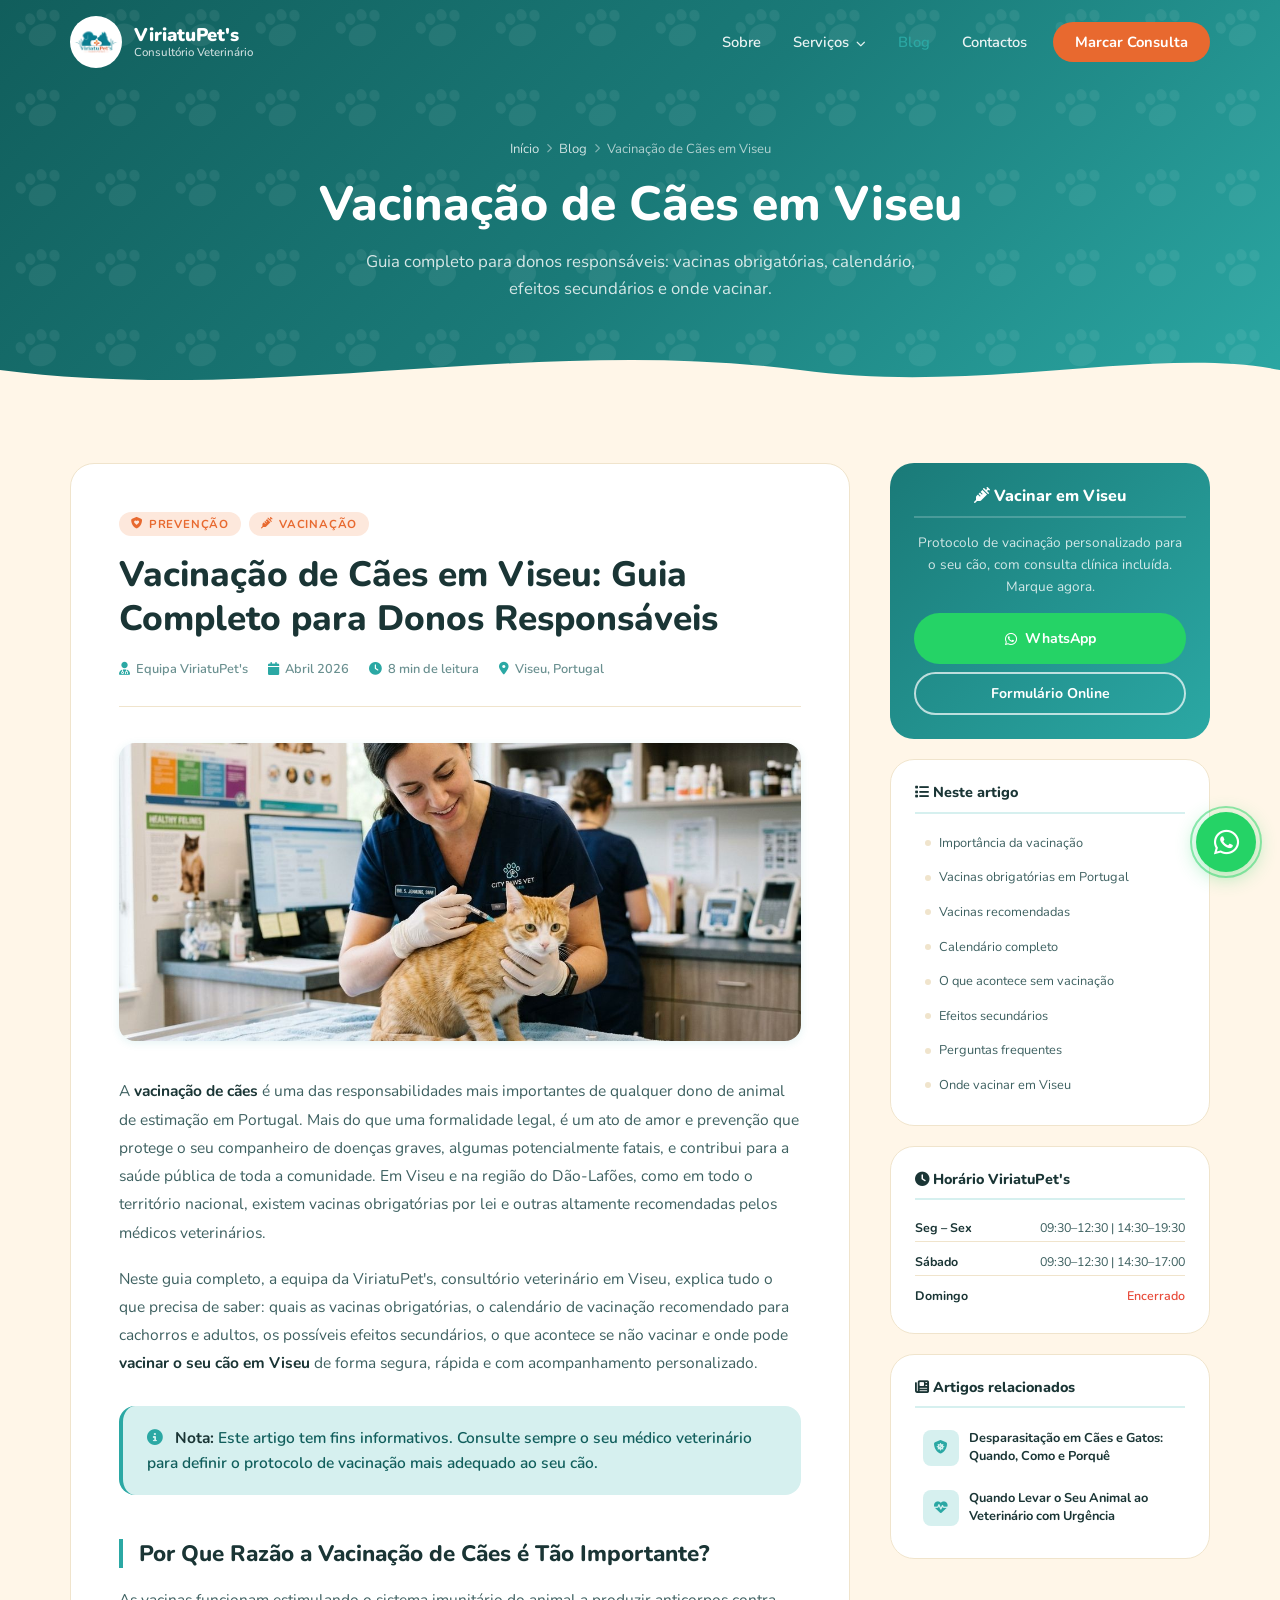
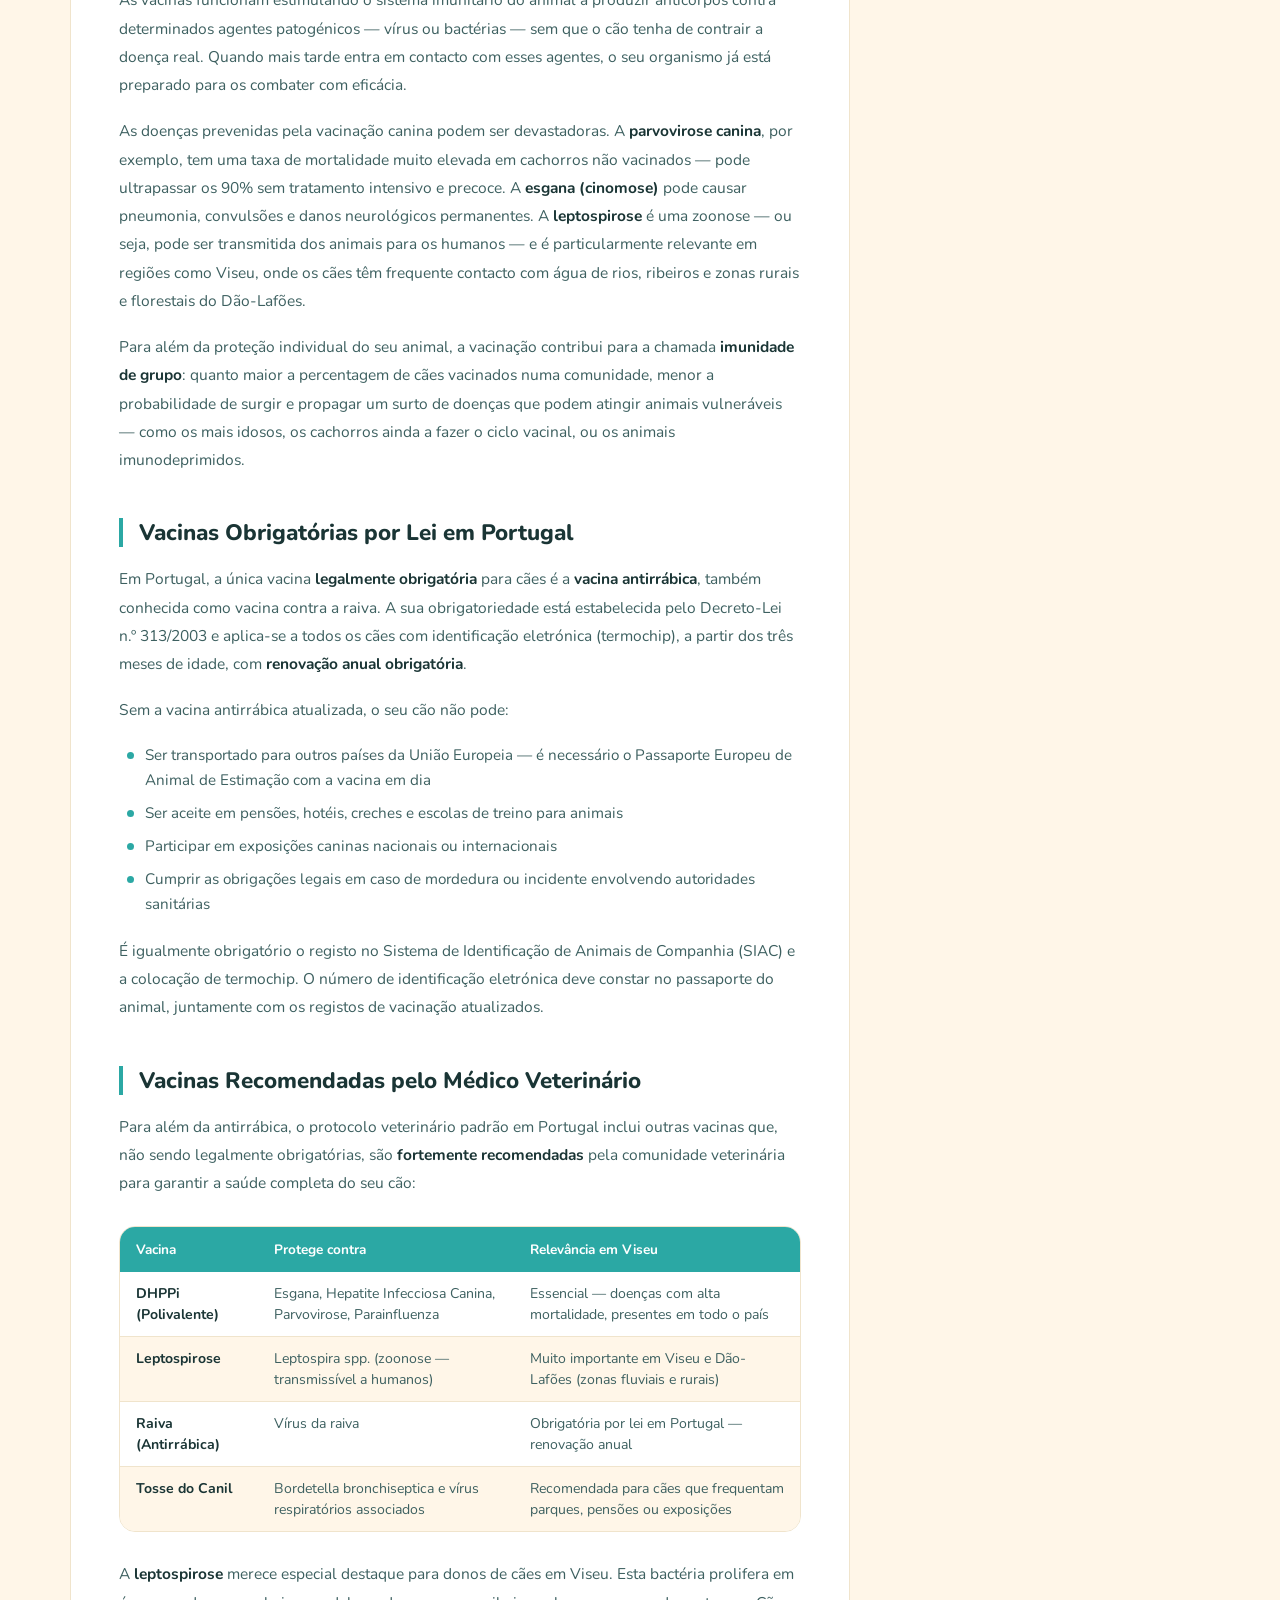
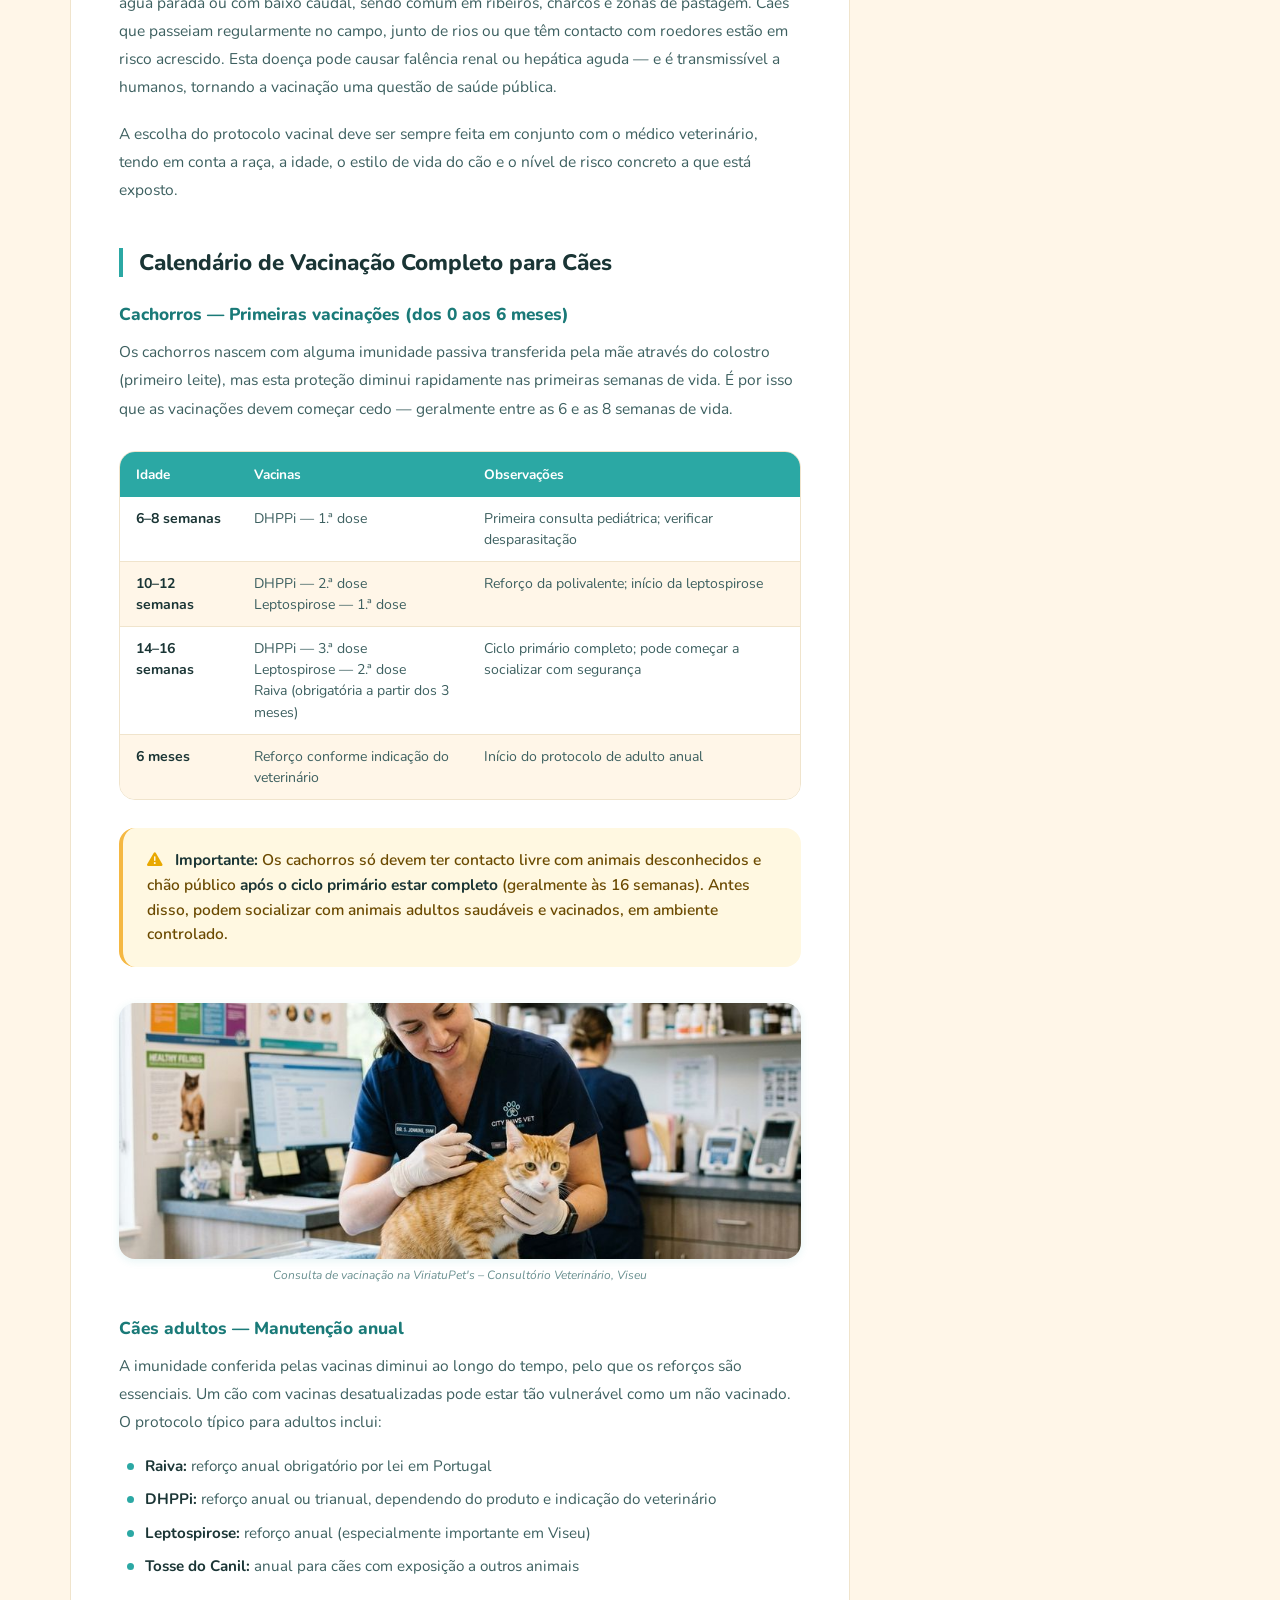
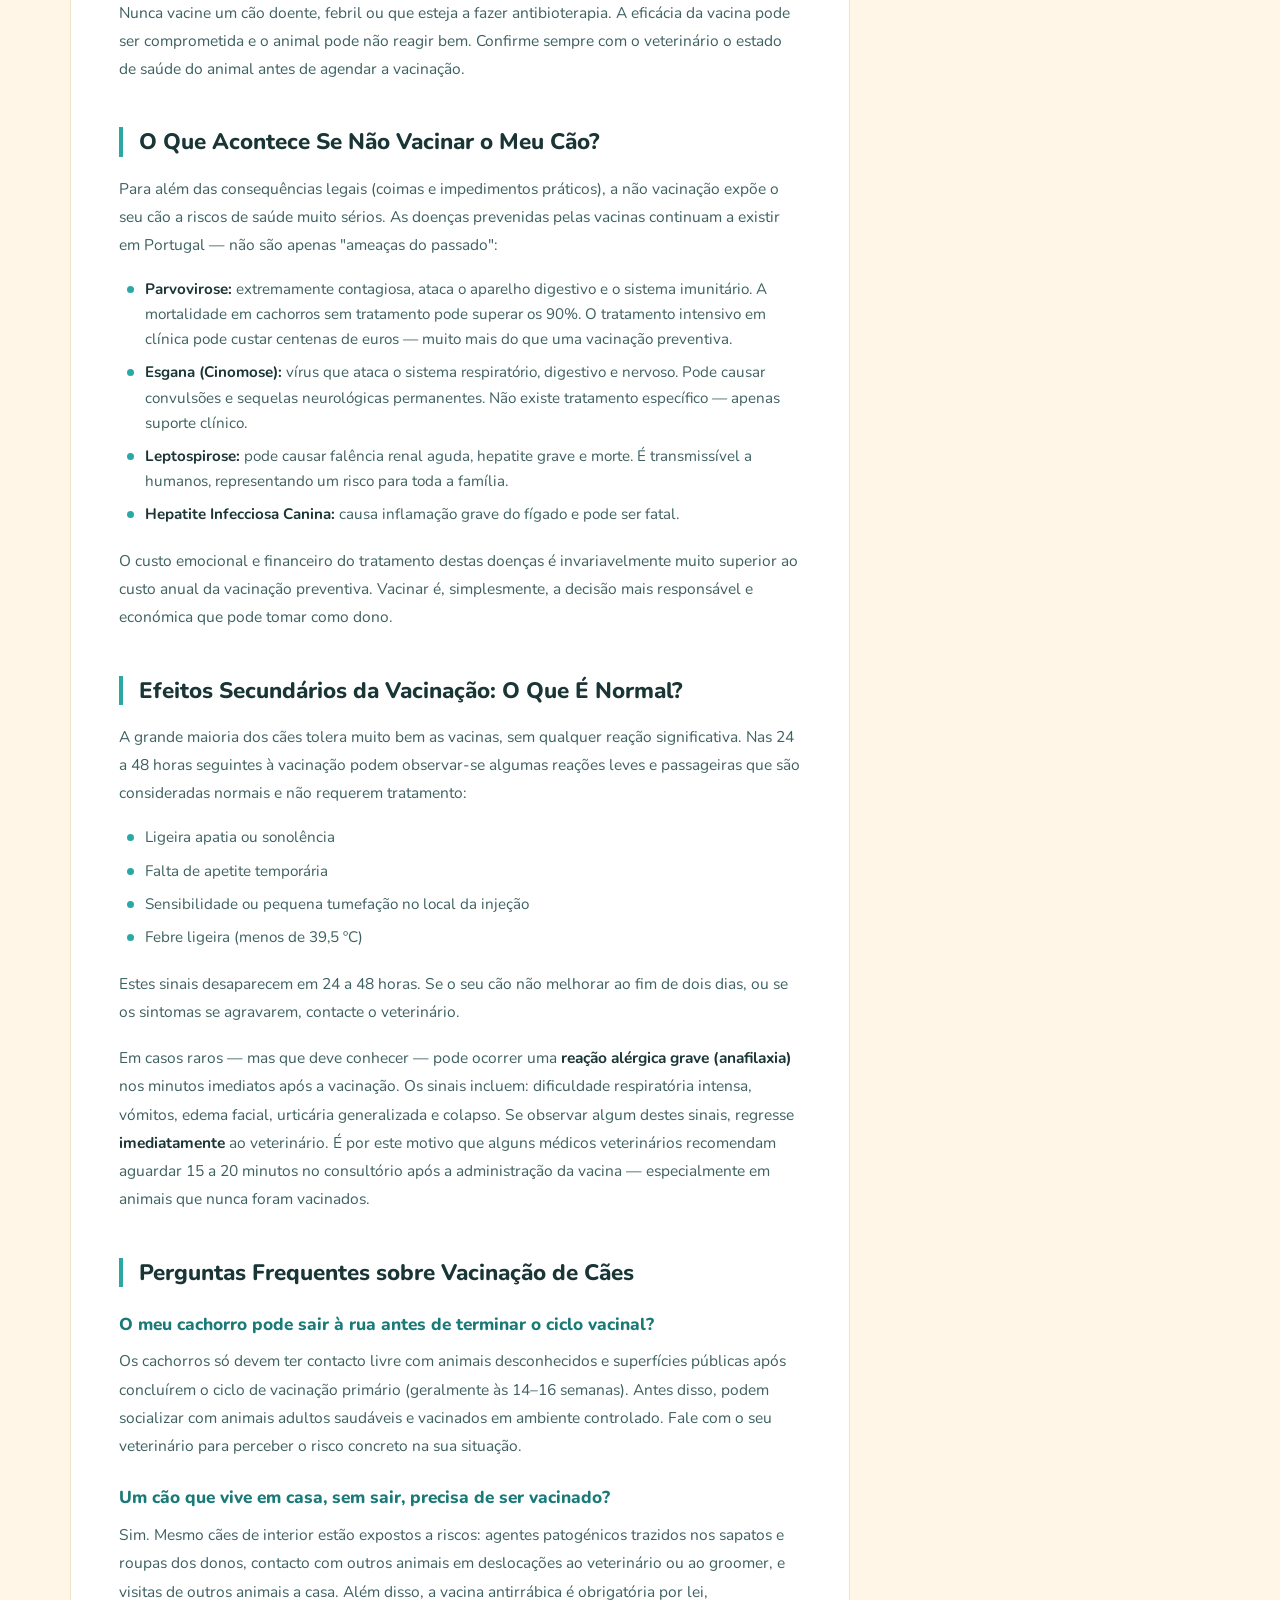
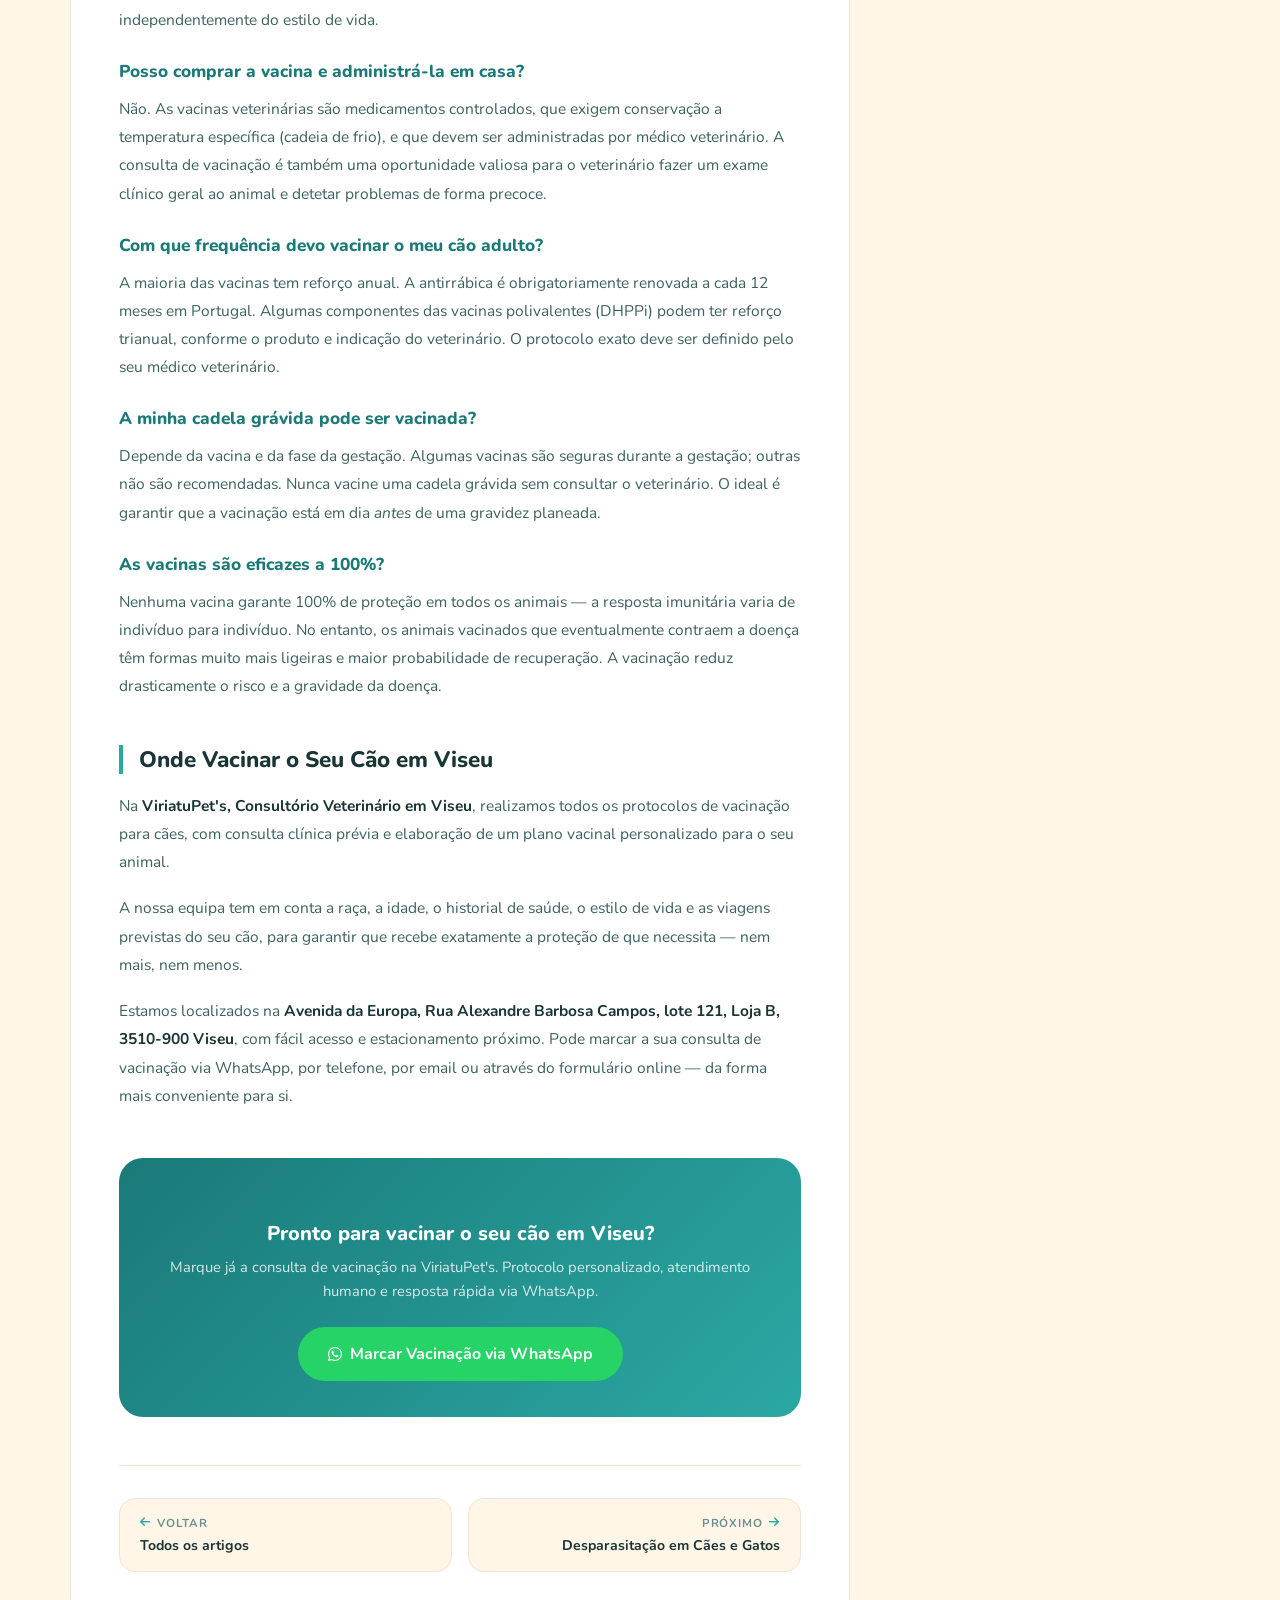
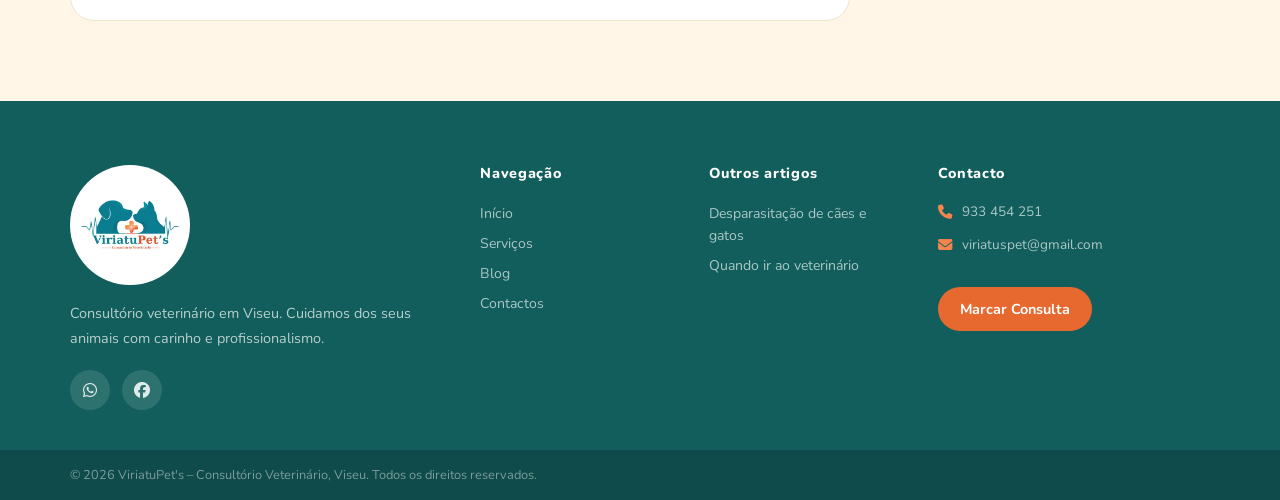
<file: blog/vacinacao-caes-viseu.html>
<!DOCTYPE html>
<html lang="pt-PT">
<head>
    <meta charset="UTF-8">
    <meta name="viewport" content="width=device-width, initial-scale=1.0">
    <meta name="description" content="Guia completo de vacinação de cães em Viseu: vacinas obrigatórias em Portugal, calendário para cachorros e adultos, efeitos secundários e onde vacinar o seu cão em Viseu com a ViriatuPet's.">
    <meta name="keywords" content="vacinação cães Viseu, vacinar cão Viseu, vacinas obrigatórias cão Portugal, calendário vacinação cão, veterinário vacinação Viseu, ViriatuPets">
    <meta name="robots" content="index, follow">
    <meta name="author" content="ViriatuPet's – Consultório Veterinário, Viseu">
    <meta property="og:type" content="article">
    <meta property="og:locale" content="pt_PT">
    <meta property="og:title" content="Vacinação de Cães em Viseu: Guia Completo | ViriatuPet's">
    <meta property="og:description" content="Tudo sobre vacinação de cães em Portugal: vacinas obrigatórias, calendário completo, efeitos secundários e onde vacinar em Viseu.">
    <meta property="og:image" content="https://images.unsplash.com/photo-1601758125946-6ec2ef64daf8?w=1200&auto=format&fit=crop&q=80">
    <title>Vacinação de Cães em Viseu: Guia Completo para Donos Responsáveis | ViriatuPet's</title>

    <script type="application/ld+json">
    {
        "@context": "https://schema.org",
        "@type": "Article",
        "headline": "Vacinação de Cães em Viseu: Guia Completo para Donos Responsáveis",
        "description": "Guia completo sobre vacinação de cães em Portugal, com calendário, vacinas obrigatórias e informação local para donos em Viseu.",
        "author": { "@type": "Organization", "name": "ViriatuPet's – Consultório Veterinário", "url": "https://viriatupets.pt" },
        "publisher": { "@type": "Organization", "name": "ViriatuPet's", "address": { "@type": "PostalAddress", "streetAddress": "Av. da Europa, Rua Alexandre Barbosa Campos, lote 121, Loja B", "postalCode": "3510-900", "addressLocality": "Viseu", "addressCountry": "PT" } },
        "datePublished": "2026-04-01",
        "dateModified": "2026-04-18",
        "mainEntityOfPage": { "@type": "WebPage" },
        "about": [{ "@type": "Thing", "name": "Vacinação de cães" }, { "@type": "Thing", "name": "Medicina veterinária" }]
    }
    </script>

    <script type="application/ld+json">
    {
        "@context": "https://schema.org",
        "@type": "FAQPage",
        "mainEntity": [
            { "@type": "Question", "name": "Qual é a vacina obrigatória para cães em Portugal?", "acceptedAnswer": { "@type": "Answer", "text": "Em Portugal, a única vacina legalmente obrigatória para cães é a vacina antirrábica (contra a raiva), exigida a partir dos 3 meses de idade, com renovação anual." } },
            { "@type": "Question", "name": "Com que frequência devo vacinar o meu cão?", "acceptedAnswer": { "@type": "Answer", "text": "A maioria das vacinas tem reforço anual. A vacina antirrábica é obrigatoriamente renovada a cada 12 meses. Algumas vacinas polivalentes podem ter reforço trianual, conforme protocolo do veterinário." } },
            { "@type": "Question", "name": "Cão de interior precisa de ser vacinado?", "acceptedAnswer": { "@type": "Answer", "text": "Sim. Mesmo cães que raramente saem estão expostos a riscos através de sapatos, visitas de animais ou em deslocações ao veterinário. Além disso, a vacina antirrábica é obrigatória por lei, independentemente do estilo de vida." } },
            { "@type": "Question", "name": "Onde posso vacinar o meu cão em Viseu?", "acceptedAnswer": { "@type": "Answer", "text": "Pode vacinar o seu cão na ViriatuPet's – Consultório Veterinário, localizada na Avenida da Europa, Rua Alexandre Barbosa Campos, lote 121, Loja B, 3510-900 Viseu. Marque pelo 933 454 251 ou via WhatsApp." } }
        ]
    }
    </script>

    <link rel="preconnect" href="https://fonts.googleapis.com">
    <link rel="preconnect" href="https://fonts.gstatic.com" crossorigin>
    <link href="https://fonts.googleapis.com/css2?family=Nunito:wght@400;500;600;700;800;900&display=swap" rel="stylesheet">
    <link rel="stylesheet" href="https://cdnjs.cloudflare.com/ajax/libs/font-awesome/6.5.1/css/all.min.css">
    <link rel="stylesheet" href="../css/style.css">
    <link rel="stylesheet" href="../css/blog.css">
</head>
<body>

<nav class="navbar scrolled" id="navbar">
    <div class="container nav-container">
        <a href="../index.html" class="nav-brand">
            <div class="nav-logo-img"><img src="../images/Logo.jpg" alt="ViriatuPet's Logo"></div>
            <div class="nav-brand-text">
                <span class="nav-name">ViriatuPet's</span>
                <span class="nav-sub">Consultório Veterinário</span>
            </div>
        </a>
        <ul class="nav-menu" id="navMenu">
            <li><a href="../index.html#sobre" class="nav-link">Sobre</a></li>
            <li class="nav-item-dropdown">
                <a href="../index.html#servicos" class="nav-link">Serviços <i class="fas fa-chevron-down nav-caret"></i></a>
                <ul class="nav-dropdown">
                    <li><a href="../servicos/consultas/index.html"><i class="fas fa-stethoscope"></i> Consultas</a></li>
                    <li><a href="../servicos/vacinacao/index.html"><i class="fas fa-syringe"></i> Vacinação</a></li>
                    <li><a href="../servicos/desparasitacao/index.html"><i class="fas fa-shield-virus"></i> Desparasitação</a></li>
                    <li><a href="../servicos/microchip/index.html"><i class="fas fa-microchip"></i> Microchip</a></li>
                    <li><a href="../servicos/analises-clinicas/index.html"><i class="fas fa-flask"></i> Análises Clínicas</a></li>
                    <li><a href="../servicos/visitas-domicilio/index.html"><i class="fas fa-house-medical"></i> Visitas Domicílio</a></li>
                    <li><a href="../servicos/nutricao/index.html"><i class="fas fa-bowl-food"></i> Nutrição</a></li>
                </ul>
            </li>
            <li><a href="../blog.html" class="nav-link" style="color:var(--teal)">Blog</a></li>
            <li><a href="../index.html#contactos" class="nav-link">Contactos</a></li>
            <li><a href="../index.html#marcacao" class="nav-cta-btn">Marcar Consulta</a></li>
        </ul>
        <button class="hamburger" id="hamburger" aria-label="Abrir menu" aria-expanded="false">
            <span></span><span></span><span></span>
        </button>
    </div>
</nav>

<header class="page-hero">
    <div class="page-hero-paws" aria-hidden="true"></div>
    <div class="container">
        <div class="page-hero-inner" data-aos="fade-up">
            <nav class="breadcrumb" aria-label="Navegação">
                <a href="../index.html">Início</a>
                <i class="fas fa-chevron-right"></i>
                <a href="../blog.html">Blog</a>
                <i class="fas fa-chevron-right"></i>
                <span>Vacinação de Cães em Viseu</span>
            </nav>
            <h1>Vacinação de Cães em Viseu</h1>
            <p>Guia completo para donos responsáveis: vacinas obrigatórias, calendário, efeitos secundários e onde vacinar.</p>
        </div>
    </div>
    <div class="page-hero-wave" aria-hidden="true">
        <svg viewBox="0 0 1440 70" preserveAspectRatio="none">
            <path d="M0,35 C300,70 600,0 900,35 C1100,60 1300,10 1440,35 L1440,70 L0,70 Z" fill="#FFF6E8"/>
        </svg>
    </div>
</header>

<section class="article-layout">
    <div class="container">
        <div class="article-grid">

            <article class="article-content" data-aos="fade-up">
                <header class="article-header">
                    <div class="article-cats">
                        <span class="article-cat"><i class="fas fa-shield-heart"></i> Prevenção</span>
                        <span class="article-cat"><i class="fas fa-syringe"></i> Vacinação</span>
                    </div>
                    <h1 class="article-title">Vacinação de Cães em Viseu: Guia Completo para Donos Responsáveis</h1>
                    <div class="article-meta">
                        <span class="article-meta-item"><i class="fas fa-user-md"></i> Equipa ViriatuPet's</span>
                        <span class="article-meta-item"><i class="fas fa-calendar"></i> Abril 2026</span>
                        <span class="article-meta-item"><i class="fas fa-clock"></i> 8 min de leitura</span>
                        <span class="article-meta-item"><i class="fas fa-location-dot"></i> Viseu, Portugal</span>
                    </div>
                </header>

                <div class="article-body">

                    <div class="article-featured-img">
                        <img src="../images/Vacinacao Gatos 16.9.jpeg"
                             alt="Vacinação na ViriatuPet's – Consultório Veterinário em Viseu"
                             loading="lazy">
                    </div>

                    <p>A <strong>vacinação de cães</strong> é uma das responsabilidades mais importantes de qualquer dono de animal de estimação em Portugal. Mais do que uma formalidade legal, é um ato de amor e prevenção que protege o seu companheiro de doenças graves, algumas potencialmente fatais, e contribui para a saúde pública de toda a comunidade. Em Viseu e na região do Dão-Lafões, como em todo o território nacional, existem vacinas obrigatórias por lei e outras altamente recomendadas pelos médicos veterinários.</p>

                    <p>Neste guia completo, a equipa da ViriatuPet's, consultório veterinário em Viseu, explica tudo o que precisa de saber: quais as vacinas obrigatórias, o calendário de vacinação recomendado para cachorros e adultos, os possíveis efeitos secundários, o que acontece se não vacinar e onde pode <strong>vacinar o seu cão em Viseu</strong> de forma segura, rápida e com acompanhamento personalizado.</p>

                    <div class="info-box">
                        <p><i class="fas fa-info-circle"></i> <strong>Nota:</strong> Este artigo tem fins informativos. Consulte sempre o seu médico veterinário para definir o protocolo de vacinação mais adequado ao seu cão.</p>
                    </div>

                    <h2 id="importancia">Por Que Razão a Vacinação de Cães é Tão Importante?</h2>

                    <p>As vacinas funcionam estimulando o sistema imunitário do animal a produzir anticorpos contra determinados agentes patogénicos — vírus ou bactérias — sem que o cão tenha de contrair a doença real. Quando mais tarde entra em contacto com esses agentes, o seu organismo já está preparado para os combater com eficácia.</p>

                    <p>As doenças prevenidas pela vacinação canina podem ser devastadoras. A <strong>parvovirose canina</strong>, por exemplo, tem uma taxa de mortalidade muito elevada em cachorros não vacinados — pode ultrapassar os 90% sem tratamento intensivo e precoce. A <strong>esgana (cinomose)</strong> pode causar pneumonia, convulsões e danos neurológicos permanentes. A <strong>leptospirose</strong> é uma zoonose — ou seja, pode ser transmitida dos animais para os humanos — e é particularmente relevante em regiões como Viseu, onde os cães têm frequente contacto com água de rios, ribeiros e zonas rurais e florestais do Dão-Lafões.</p>

                    <p>Para além da proteção individual do seu animal, a vacinação contribui para a chamada <strong>imunidade de grupo</strong>: quanto maior a percentagem de cães vacinados numa comunidade, menor a probabilidade de surgir e propagar um surto de doenças que podem atingir animais vulneráveis — como os mais idosos, os cachorros ainda a fazer o ciclo vacinal, ou os animais imunodeprimidos.</p>

                    <h2 id="obrigatorias">Vacinas Obrigatórias por Lei em Portugal</h2>

                    <p>Em Portugal, a única vacina <strong>legalmente obrigatória</strong> para cães é a <strong>vacina antirrábica</strong>, também conhecida como vacina contra a raiva. A sua obrigatoriedade está estabelecida pelo Decreto-Lei n.º 313/2003 e aplica-se a todos os cães com identificação eletrónica (termochip), a partir dos três meses de idade, com <strong>renovação anual obrigatória</strong>.</p>

                    <p>Sem a vacina antirrábica atualizada, o seu cão não pode:</p>
                    <ul>
                        <li>Ser transportado para outros países da União Europeia — é necessário o Passaporte Europeu de Animal de Estimação com a vacina em dia</li>
                        <li>Ser aceite em pensões, hotéis, creches e escolas de treino para animais</li>
                        <li>Participar em exposições caninas nacionais ou internacionais</li>
                        <li>Cumprir as obrigações legais em caso de mordedura ou incidente envolvendo autoridades sanitárias</li>
                    </ul>

                    <p>É igualmente obrigatório o registo no Sistema de Identificação de Animais de Companhia (SIAC) e a colocação de termochip. O número de identificação eletrónica deve constar no passaporte do animal, juntamente com os registos de vacinação atualizados.</p>

                    <h2 id="recomendadas">Vacinas Recomendadas pelo Médico Veterinário</h2>

                    <p>Para além da antirrábica, o protocolo veterinário padrão em Portugal inclui outras vacinas que, não sendo legalmente obrigatórias, são <strong>fortemente recomendadas</strong> pela comunidade veterinária para garantir a saúde completa do seu cão:</p>

                    <div class="table-wrap">
                        <table>
                            <thead>
                                <tr><th>Vacina</th><th>Protege contra</th><th>Relevância em Viseu</th></tr>
                            </thead>
                            <tbody>
                                <tr>
                                    <td><strong>DHPPi (Polivalente)</strong></td>
                                    <td>Esgana, Hepatite Infecciosa Canina, Parvovirose, Parainfluenza</td>
                                    <td>Essencial — doenças com alta mortalidade, presentes em todo o país</td>
                                </tr>
                                <tr>
                                    <td><strong>Leptospirose</strong></td>
                                    <td>Leptospira spp. (zoonose — transmissível a humanos)</td>
                                    <td>Muito importante em Viseu e Dão-Lafões (zonas fluviais e rurais)</td>
                                </tr>
                                <tr>
                                    <td><strong>Raiva (Antirrábica)</strong></td>
                                    <td>Vírus da raiva</td>
                                    <td>Obrigatória por lei em Portugal — renovação anual</td>
                                </tr>
                                <tr>
                                    <td><strong>Tosse do Canil</strong></td>
                                    <td>Bordetella bronchiseptica e vírus respiratórios associados</td>
                                    <td>Recomendada para cães que frequentam parques, pensões ou exposições</td>
                                </tr>
                            </tbody>
                        </table>
                    </div>

                    <p>A <strong>leptospirose</strong> merece especial destaque para donos de cães em Viseu. Esta bactéria prolifera em água parada ou com baixo caudal, sendo comum em ribeiros, charcos e zonas de pastagem. Cães que passeiam regularmente no campo, junto de rios ou que têm contacto com roedores estão em risco acrescido. Esta doença pode causar falência renal ou hepática aguda — e é transmissível a humanos, tornando a vacinação uma questão de saúde pública.</p>

                    <p>A escolha do protocolo vacinal deve ser sempre feita em conjunto com o médico veterinário, tendo em conta a raça, a idade, o estilo de vida do cão e o nível de risco concreto a que está exposto.</p>

                    <h2 id="calendario">Calendário de Vacinação Completo para Cães</h2>

                    <h3>Cachorros — Primeiras vacinações (dos 0 aos 6 meses)</h3>

                    <p>Os cachorros nascem com alguma imunidade passiva transferida pela mãe através do colostro (primeiro leite), mas esta proteção diminui rapidamente nas primeiras semanas de vida. É por isso que as vacinações devem começar cedo — geralmente entre as 6 e as 8 semanas de vida.</p>

                    <div class="table-wrap">
                        <table>
                            <thead>
                                <tr><th>Idade</th><th>Vacinas</th><th>Observações</th></tr>
                            </thead>
                            <tbody>
                                <tr>
                                    <td><strong>6–8 semanas</strong></td>
                                    <td>DHPPi — 1.ª dose</td>
                                    <td>Primeira consulta pediátrica; verificar desparasitação</td>
                                </tr>
                                <tr>
                                    <td><strong>10–12 semanas</strong></td>
                                    <td>DHPPi — 2.ª dose<br>Leptospirose — 1.ª dose</td>
                                    <td>Reforço da polivalente; início da leptospirose</td>
                                </tr>
                                <tr>
                                    <td><strong>14–16 semanas</strong></td>
                                    <td>DHPPi — 3.ª dose<br>Leptospirose — 2.ª dose<br>Raiva (obrigatória a partir dos 3 meses)</td>
                                    <td>Ciclo primário completo; pode começar a socializar com segurança</td>
                                </tr>
                                <tr>
                                    <td><strong>6 meses</strong></td>
                                    <td>Reforço conforme indicação do veterinário</td>
                                    <td>Início do protocolo de adulto anual</td>
                                </tr>
                            </tbody>
                        </table>
                    </div>

                    <div class="warning-box">
                        <p><i class="fas fa-triangle-exclamation"></i> <strong>Importante:</strong> Os cachorros só devem ter contacto livre com animais desconhecidos e chão público <strong>após o ciclo primário estar completo</strong> (geralmente às 16 semanas). Antes disso, podem socializar com animais adultos saudáveis e vacinados, em ambiente controlado.</p>
                    </div>

                    <figure class="article-img">
                        <img src="../images/Vacinacao Gatos 4.3.jpeg"
                             alt="Consulta de vacinação na ViriatuPet's em Viseu"
                             loading="lazy">
                        <figcaption>Consulta de vacinação na ViriatuPet's – Consultório Veterinário, Viseu</figcaption>
                    </figure>

                    <h3>Cães adultos — Manutenção anual</h3>

                    <p>A imunidade conferida pelas vacinas diminui ao longo do tempo, pelo que os reforços são essenciais. Um cão com vacinas desatualizadas pode estar tão vulnerável como um não vacinado. O protocolo típico para adultos inclui:</p>

                    <ul>
                        <li><strong>Raiva:</strong> reforço anual obrigatório por lei em Portugal</li>
                        <li><strong>DHPPi:</strong> reforço anual ou trianual, dependendo do produto e indicação do veterinário</li>
                        <li><strong>Leptospirose:</strong> reforço anual (especialmente importante em Viseu)</li>
                        <li><strong>Tosse do Canil:</strong> anual para cães com exposição a outros animais</li>
                    </ul>

                    <p>Nunca vacine um cão doente, febril ou que esteja a fazer antibioterapia. A eficácia da vacina pode ser comprometida e o animal pode não reagir bem. Confirme sempre com o veterinário o estado de saúde do animal antes de agendar a vacinação.</p>

                    <h2 id="nao-vacinar">O Que Acontece Se Não Vacinar o Meu Cão?</h2>

                    <p>Para além das consequências legais (coimas e impedimentos práticos), a não vacinação expõe o seu cão a riscos de saúde muito sérios. As doenças prevenidas pelas vacinas continuam a existir em Portugal — não são apenas "ameaças do passado":</p>

                    <ul>
                        <li><strong>Parvovirose:</strong> extremamente contagiosa, ataca o aparelho digestivo e o sistema imunitário. A mortalidade em cachorros sem tratamento pode superar os 90%. O tratamento intensivo em clínica pode custar centenas de euros — muito mais do que uma vacinação preventiva.</li>
                        <li><strong>Esgana (Cinomose):</strong> vírus que ataca o sistema respiratório, digestivo e nervoso. Pode causar convulsões e sequelas neurológicas permanentes. Não existe tratamento específico — apenas suporte clínico.</li>
                        <li><strong>Leptospirose:</strong> pode causar falência renal aguda, hepatite grave e morte. É transmissível a humanos, representando um risco para toda a família.</li>
                        <li><strong>Hepatite Infecciosa Canina:</strong> causa inflamação grave do fígado e pode ser fatal.</li>
                    </ul>

                    <p>O custo emocional e financeiro do tratamento destas doenças é invariavelmente muito superior ao custo anual da vacinação preventiva. Vacinar é, simplesmente, a decisão mais responsável e económica que pode tomar como dono.</p>

                    <h2 id="efeitos">Efeitos Secundários da Vacinação: O Que É Normal?</h2>

                    <p>A grande maioria dos cães tolera muito bem as vacinas, sem qualquer reação significativa. Nas 24 a 48 horas seguintes à vacinação podem observar-se algumas reações leves e passageiras que são consideradas normais e não requerem tratamento:</p>

                    <ul>
                        <li>Ligeira apatia ou sonolência</li>
                        <li>Falta de apetite temporária</li>
                        <li>Sensibilidade ou pequena tumefação no local da injeção</li>
                        <li>Febre ligeira (menos de 39,5 ºC)</li>
                    </ul>

                    <p>Estes sinais desaparecem em 24 a 48 horas. Se o seu cão não melhorar ao fim de dois dias, ou se os sintomas se agravarem, contacte o veterinário.</p>

                    <p>Em casos raros — mas que deve conhecer — pode ocorrer uma <strong>reação alérgica grave (anafilaxia)</strong> nos minutos imediatos após a vacinação. Os sinais incluem: dificuldade respiratória intensa, vómitos, edema facial, urticária generalizada e colapso. Se observar algum destes sinais, regresse <strong>imediatamente</strong> ao veterinário. É por este motivo que alguns médicos veterinários recomendam aguardar 15 a 20 minutos no consultório após a administração da vacina — especialmente em animais que nunca foram vacinados.</p>

                    <h2 id="faq">Perguntas Frequentes sobre Vacinação de Cães</h2>

                    <h3>O meu cachorro pode sair à rua antes de terminar o ciclo vacinal?</h3>
                    <p>Os cachorros só devem ter contacto livre com animais desconhecidos e superfícies públicas após concluírem o ciclo de vacinação primário (geralmente às 14–16 semanas). Antes disso, podem socializar com animais adultos saudáveis e vacinados em ambiente controlado. Fale com o seu veterinário para perceber o risco concreto na sua situação.</p>

                    <h3>Um cão que vive em casa, sem sair, precisa de ser vacinado?</h3>
                    <p>Sim. Mesmo cães de interior estão expostos a riscos: agentes patogénicos trazidos nos sapatos e roupas dos donos, contacto com outros animais em deslocações ao veterinário ou ao groomer, e visitas de outros animais a casa. Além disso, a vacina antirrábica é obrigatória por lei, independentemente do estilo de vida.</p>

                    <h3>Posso comprar a vacina e administrá-la em casa?</h3>
                    <p>Não. As vacinas veterinárias são medicamentos controlados, que exigem conservação a temperatura específica (cadeia de frio), e que devem ser administradas por médico veterinário. A consulta de vacinação é também uma oportunidade valiosa para o veterinário fazer um exame clínico geral ao animal e detetar problemas de forma precoce.</p>

                    <h3>Com que frequência devo vacinar o meu cão adulto?</h3>
                    <p>A maioria das vacinas tem reforço anual. A antirrábica é obrigatoriamente renovada a cada 12 meses em Portugal. Algumas componentes das vacinas polivalentes (DHPPi) podem ter reforço trianual, conforme o produto e indicação do veterinário. O protocolo exato deve ser definido pelo seu médico veterinário.</p>

                    <h3>A minha cadela grávida pode ser vacinada?</h3>
                    <p>Depende da vacina e da fase da gestação. Algumas vacinas são seguras durante a gestação; outras não são recomendadas. Nunca vacine uma cadela grávida sem consultar o veterinário. O ideal é garantir que a vacinação está em dia <em>antes</em> de uma gravidez planeada.</p>

                    <h3>As vacinas são eficazes a 100%?</h3>
                    <p>Nenhuma vacina garante 100% de proteção em todos os animais — a resposta imunitária varia de indivíduo para indivíduo. No entanto, os animais vacinados que eventualmente contraem a doença têm formas muito mais ligeiras e maior probabilidade de recuperação. A vacinação reduz drasticamente o risco e a gravidade da doença.</p>

                    <h2 id="onde">Onde Vacinar o Seu Cão em Viseu</h2>

                    <p>Na <strong>ViriatuPet's, Consultório Veterinário em Viseu</strong>, realizamos todos os protocolos de vacinação para cães, com consulta clínica prévia e elaboração de um plano vacinal personalizado para o seu animal.</p>

                    <p>A nossa equipa tem em conta a raça, a idade, o historial de saúde, o estilo de vida e as viagens previstas do seu cão, para garantir que recebe exatamente a proteção de que necessita — nem mais, nem menos.</p>

                    <p>Estamos localizados na <strong>Avenida da Europa, Rua Alexandre Barbosa Campos, lote 121, Loja B, 3510-900 Viseu</strong>, com fácil acesso e estacionamento próximo. Pode marcar a sua consulta de vacinação via WhatsApp, por telefone, por email ou através do formulário online — da forma mais conveniente para si.</p>

                    <div class="article-cta-box">
                        <h3>Pronto para vacinar o seu cão em Viseu?</h3>
                        <p>Marque já a consulta de vacinação na ViriatuPet's. Protocolo personalizado, atendimento humano e resposta rápida via WhatsApp.</p>
                        <a href="https://wa.me/351933454251?text=Ol%C3%A1!%20Gostaria%20de%20marcar%20uma%20consulta%20de%20vacina%C3%A7%C3%A3o%20para%20o%20meu%20c%C3%A3o%20na%20ViriatuPet%27s."
                           class="btn btn-whatsapp" target="_blank" rel="noopener noreferrer">
                            <i class="fab fa-whatsapp"></i> Marcar Vacinação via WhatsApp
                        </a>
                    </div>

                </div>

                <nav class="article-nav" aria-label="Navegação entre artigos">
                    <a href="../blog.html" class="article-nav-item">
                        <small><i class="fas fa-arrow-left"></i> Voltar</small>
                        <span>Todos os artigos</span>
                    </a>
                    <a href="desparasitacao-caes-gatos.html" class="article-nav-item article-nav-next">
                        <small>Próximo <i class="fas fa-arrow-right"></i></small>
                        <span>Desparasitação em Cães e Gatos</span>
                    </a>
                </nav>
            </article>

            <aside class="article-sidebar" data-aos="fade-left">
                <div class="sidebar-card sidebar-card--cta">
                    <h4><i class="fas fa-syringe"></i> Vacinar em Viseu</h4>
                    <p>Protocolo de vacinação personalizado para o seu cão, com consulta clínica incluída. Marque agora.</p>
                    <a href="https://wa.me/351933454251?text=Ol%C3%A1!%20Quero%20marcar%20vacina%C3%A7%C3%A3o%20para%20o%20meu%20c%C3%A3o%20na%20ViriatuPet%27s."
                       class="btn btn-whatsapp" target="_blank" rel="noopener noreferrer">
                        <i class="fab fa-whatsapp"></i> WhatsApp
                    </a>
                    <a href="../index.html#marcacao" class="btn btn-outline-white btn-sm" style="margin-top:8px">
                        Formulário Online
                    </a>
                </div>

                <div class="sidebar-card">
                    <h4><i class="fas fa-list"></i> Neste artigo</h4>
                    <nav class="toc-list">
                        <a href="#importancia">Importância da vacinação</a>
                        <a href="#obrigatorias">Vacinas obrigatórias em Portugal</a>
                        <a href="#recomendadas">Vacinas recomendadas</a>
                        <a href="#calendario">Calendário completo</a>
                        <a href="#nao-vacinar">O que acontece sem vacinação</a>
                        <a href="#efeitos">Efeitos secundários</a>
                        <a href="#faq">Perguntas frequentes</a>
                        <a href="#onde">Onde vacinar em Viseu</a>
                    </nav>
                </div>

                <div class="sidebar-card">
                    <h4><i class="fas fa-clock"></i> Horário ViriatuPet's</h4>
                    <div class="sidebar-hours-list">
                        <div class="sidebar-hour"><span class="day">Seg – Sex</span><span class="time">09:30–12:30 | 14:30–19:30</span></div>
                        <div class="sidebar-hour"><span class="day">Sábado</span><span class="time">09:30–12:30 | 14:30–17:00</span></div>
                        <div class="sidebar-hour closed"><span class="day">Domingo</span><span class="time">Encerrado</span></div>
                    </div>
                </div>

                <div class="sidebar-card">
                    <h4><i class="fas fa-newspaper"></i> Artigos relacionados</h4>
                    <div class="related-list">
                        <a href="desparasitacao-caes-gatos.html" class="related-item">
                            <div class="related-item-icon"><i class="fas fa-shield-virus"></i></div>
                            <span>Desparasitação em Cães e Gatos: Quando, Como e Porquê</span>
                        </a>
                        <a href="quando-ir-veterinario.html" class="related-item">
                            <div class="related-item-icon"><i class="fas fa-heart-pulse"></i></div>
                            <span>Quando Levar o Seu Animal ao Veterinário com Urgência</span>
                        </a>
                    </div>
                </div>
            </aside>

        </div>
    </div>
</section>

<footer class="footer">
    <div class="footer-top">
        <div class="container">
            <div class="footer-grid">
                <div class="footer-brand-col">
                    <div class="footer-logo"><img src="../images/Logo.jpg" alt="ViriatuPet's Logo" class="footer-logo-img"></div>
                    <p class="footer-desc">Consultório veterinário em Viseu. Cuidamos dos seus animais com carinho e profissionalismo.</p>
                    <div class="footer-socials">
                        <a href="https://wa.me/351933454251" aria-label="WhatsApp" target="_blank" rel="noopener noreferrer"><i class="fab fa-whatsapp"></i></a>
                        <a href="https://www.facebook.com/profile.php?id=61583484770981" aria-label="Facebook" target="_blank" rel="noopener noreferrer"><i class="fab fa-facebook"></i></a>
                    </div>
                </div>
                <div class="footer-links-col">
                    <h4>Navegação</h4>
                    <ul>
                        <li><a href="../index.html">Início</a></li>
                        <li><a href="../index.html#servicos">Serviços</a></li>
                        <li><a href="../blog.html">Blog</a></li>
                        <li><a href="../index.html#contactos">Contactos</a></li>
                    </ul>
                </div>
                <div class="footer-services-col">
                    <h4>Outros artigos</h4>
                    <ul>
                        <li><a href="desparasitacao-caes-gatos.html">Desparasitação de cães e gatos</a></li>
                        <li><a href="quando-ir-veterinario.html">Quando ir ao veterinário</a></li>
                    </ul>
                </div>
                <div class="footer-contact-col">
                    <h4>Contacto</h4>
                    <div class="footer-contact-item"><i class="fas fa-phone"></i><a href="tel:+351933454251">933 454 251</a></div>
                    <div class="footer-contact-item"><i class="fas fa-envelope"></i><a href="mailto:viriatuspet@gmail.com">viriatuspet@gmail.com</a></div>
                    <a href="../index.html#marcacao" class="btn btn-primary btn-sm footer-cta-btn">Marcar Consulta</a>
                </div>
            </div>
        </div>
    </div>
    <div class="footer-bottom">
        <div class="container">
            <p>© 2026 ViriatuPet's – Consultório Veterinário, Viseu. Todos os direitos reservados.</p>
        </div>
    </div>
</footer>

<a href="https://wa.me/351933454251?text=Ol%C3%A1!%20Gostaria%20de%20marcar%20uma%20consulta%20na%20ViriatuPet%27s."
   class="whatsapp-float" target="_blank" rel="noopener noreferrer" aria-label="WhatsApp">
    <i class="fab fa-whatsapp"></i><span class="wa-tooltip">Marcar Consulta</span>
</a>
<script src="../js/script.js"></script>
</body>
</html>
</file>
<file: css/style.css>
/* ============================================================
   ViriatuPet's — Consultório Veterinário em Viseu
   stylesheet
   ============================================================ */

/* ---- 1. Variables & Reset ---- */
:root {
    --teal:         #2BA8A4;
    --teal-dark:    #1A7A78;
    --teal-darker:  #115E5C;
    --teal-pale:    #D6F0EF;
    --orange:       #E8692F;
    --orange-light: #F5854E;
    --orange-pale:  #FDE8DC;
    --cream:        #FFF6E8;
    --cream-dark:   #F0E4CC;
    --white:        #FFFFFF;
    --text:         #1A3535;
    --text-mid:     #3D6060;
    --text-light:   #6A9090;
    --shadow-sm:    0 2px 8px rgba(43,168,164,.12);
    --shadow-md:    0 6px 24px rgba(43,168,164,.16);
    --shadow-lg:    0 12px 40px rgba(43,168,164,.22);
    --r-sm:  8px;
    --r-md:  16px;
    --r-lg:  24px;
    --r-xl:  48px;
    --transition: .25s ease;
}

*, *::before, *::after { box-sizing: border-box; margin: 0; padding: 0; }
html { scroll-behavior: smooth; font-size: 16px; }

body {
    font-family: 'Nunito', 'Nunito Sans', sans-serif;
    color: var(--text);
    background: var(--cream);
    -webkit-font-smoothing: antialiased;
    overflow-x: hidden;
}

img { max-width: 100%; display: block; }
a { text-decoration: none; color: inherit; }
ul { list-style: none; }
button { cursor: pointer; font-family: inherit; }

/* ---- 2. Typography ---- */
h1, h2, h3, h4 {
    font-family: 'Nunito', sans-serif;
    font-weight: 800;
    line-height: 1.2;
    color: var(--text);
}

/* ---- 3. Utilities ---- */
.container {
    max-width: 1180px;
    margin: 0 auto;
    padding: 0 20px;
}

.section {
    padding: 80px 0;
}

.section-header {
    text-align: center;
    max-width: 680px;
    margin: 0 auto 56px;
}

.section-label {
    display: inline-block;
    font-size: .8rem;
    font-weight: 700;
    letter-spacing: .12em;
    text-transform: uppercase;
    color: var(--orange);
    background: var(--orange-pale);
    padding: 4px 14px;
    border-radius: 50px;
    margin-bottom: 12px;
}

.section-label.light {
    color: var(--cream);
    background: rgba(255,255,255,.18);
}

.section-title {
    font-size: clamp(1.8rem, 3.5vw, 2.6rem);
    margin-bottom: 16px;
}

.section-title.light { color: #fff; }

.section-subtitle {
    font-size: 1.05rem;
    color: var(--text-mid);
    line-height: 1.7;
}

.section-subtitle.light { color: rgba(255,255,255,.85); }

/* ---- 4. Buttons ---- */
.btn {
    display: inline-flex;
    align-items: center;
    gap: 8px;
    padding: 14px 28px;
    border-radius: 50px;
    font-size: 1rem;
    font-weight: 700;
    transition: transform var(--transition), box-shadow var(--transition), background var(--transition);
    border: 2px solid transparent;
    white-space: nowrap;
}

.btn:hover { transform: translateY(-2px); box-shadow: var(--shadow-md); }
.btn:active { transform: translateY(0); }

.btn-primary {
    background: var(--orange);
    color: #fff;
}
.btn-primary:hover { background: var(--orange-light); }

.btn-whatsapp {
    background: #25D366;
    color: #fff;
}
.btn-whatsapp:hover { background: #20B85A; }

.btn-outline-white {
    background: transparent;
    color: #fff;
    border-color: rgba(255,255,255,.7);
}
.btn-outline-white:hover {
    background: rgba(255,255,255,.15);
    border-color: #fff;
}

.btn-outline-teal {
    background: transparent;
    color: var(--teal);
    border-color: var(--teal);
}
.btn-outline-teal:hover { background: var(--teal); color: #fff; }

.btn-white-teal {
    background: #fff;
    color: var(--teal-dark);
}
.btn-white-teal:hover { background: var(--teal-pale); }

.btn-whatsapp-lg {
    background: #25D366;
    color: #fff;
    font-size: 1.1rem;
    padding: 16px 36px;
}
.btn-whatsapp-lg:hover { background: #20B85A; }

.btn-phone-lg {
    background: rgba(255,255,255,.15);
    color: #fff;
    font-size: 1.1rem;
    padding: 16px 36px;
    border: 2px solid rgba(255,255,255,.5);
}
.btn-phone-lg:hover { background: rgba(255,255,255,.25); border-color: #fff; }

.btn-sm { padding: 10px 20px; font-size: .9rem; }
.btn-full { width: 100%; justify-content: center; }

/* ---- 5. Navbar ---- */
.navbar {
    position: fixed;
    top: 0; left: 0; right: 0;
    z-index: 1000;
    padding: 16px 0;
    transition: background var(--transition), box-shadow var(--transition), padding var(--transition);
}

.navbar.scrolled {
    background: rgba(255,255,255,.97);
    backdrop-filter: blur(12px);
    box-shadow: 0 2px 20px rgba(0,0,0,.08);
    padding: 10px 0;
}

.nav-container {
    display: flex;
    align-items: center;
    justify-content: space-between;
    gap: 24px;
}

.nav-brand {
    display: flex;
    align-items: center;
    gap: 12px;
    flex-shrink: 0;
}

.nav-logo-img {
    width: 52px;
    height: 52px;
    border-radius: 50%;
    overflow: hidden;
    background: #fff;
    border: 2px solid rgba(255,255,255,.3);
    flex-shrink: 0;
    transition: border-color var(--transition);
}
.navbar.scrolled .nav-logo-img { border-color: var(--teal-pale); }
.nav-logo-img img { width: 100%; height: 100%; object-fit: cover; }

.nav-brand-text { display: flex; flex-direction: column; line-height: 1.2; }

.nav-name {
    font-size: 1.15rem;
    font-weight: 900;
    color: #fff;
    transition: color var(--transition);
}
.navbar.scrolled .nav-name { color: var(--teal-dark); }

.nav-sub {
    font-size: .72rem;
    color: rgba(255,255,255,.8);
    font-weight: 500;
    transition: color var(--transition);
}
.navbar.scrolled .nav-sub { color: var(--text-light); }

.nav-menu {
    display: flex;
    align-items: center;
    gap: 4px;
}

.nav-link {
    padding: 8px 14px;
    font-size: .92rem;
    font-weight: 600;
    color: rgba(255,255,255,.9);
    border-radius: var(--r-sm);
    transition: background var(--transition), color var(--transition);
}
.nav-link:hover { background: rgba(255,255,255,.15); color: #fff; }
.navbar.scrolled .nav-link { color: var(--text-mid); }
.navbar.scrolled .nav-link:hover { background: var(--teal-pale); color: var(--teal-dark); }
.navbar.scrolled .nav-link.active { color: var(--teal); font-weight: 800; }

.nav-cta-btn {
    display: inline-flex;
    align-items: center;
    padding: 10px 22px;
    background: var(--orange);
    color: #fff;
    border-radius: 50px;
    font-size: .92rem;
    font-weight: 700;
    transition: background var(--transition), transform var(--transition);
    margin-left: 8px;
}
.nav-cta-btn:hover { background: var(--orange-light); transform: translateY(-1px); }

.hamburger {
    display: none;
    flex-direction: column;
    gap: 5px;
    background: none;
    border: none;
    padding: 6px;
    cursor: pointer;
}
.hamburger span {
    display: block;
    width: 26px;
    height: 2.5px;
    background: #fff;
    border-radius: 4px;
    transition: all var(--transition);
}
.navbar.scrolled .hamburger span { background: var(--text); }
.hamburger.active span:nth-child(1) { transform: rotate(45deg) translate(5px, 5px); }
.hamburger.active span:nth-child(2) { opacity: 0; }
.hamburger.active span:nth-child(3) { transform: rotate(-45deg) translate(5px, -5px); }

/* ---- Navbar dropdown ---- */
.nav-item-dropdown { position: relative; }
.nav-caret { font-size: .6rem; margin-left: 3px; vertical-align: middle; transition: transform var(--transition); }
.nav-item-dropdown:hover .nav-caret { transform: rotate(180deg); }
.nav-dropdown {
    position: absolute;
    top: 100%;
    left: 0;
    background: #fff;
    min-width: 215px;
    border-radius: var(--r-md);
    box-shadow: var(--shadow-lg);
    /* padding-top bridges the visual gap without a hover dead-zone */
    padding: .5rem 0 .4rem;
    opacity: 0;
    visibility: hidden;
    transform: translateY(-4px);
    transition: opacity var(--transition), visibility var(--transition), transform var(--transition);
    z-index: 200;
    list-style: none;
}
.nav-item-dropdown:hover .nav-dropdown,
.nav-item-dropdown.open  .nav-dropdown { opacity: 1; visibility: visible; transform: translateY(0); }
.nav-item-dropdown.open  .nav-caret    { transform: rotate(180deg); }
.nav-dropdown li { display: block; }
.nav-dropdown a {
    display: flex;
    align-items: center;
    gap: .55rem;
    padding: .52rem 1.1rem;
    font-size: .875rem;
    color: var(--text-mid);
    font-weight: 600;
    white-space: nowrap;
    transition: background var(--transition), color var(--transition);
}
.nav-dropdown a:hover { background: var(--teal-pale); color: var(--teal-dark); }
.nav-dropdown a i { width: 15px; text-align: center; color: var(--teal); font-size: .78rem; flex-shrink: 0; }

/* ---- 6. Hero ---- */
.hero {
    position: relative;
    background: linear-gradient(135deg, var(--teal-dark) 0%, var(--teal) 60%, #3ABDB9 100%);
    min-height: 100vh;
    display: flex;
    align-items: center;
    padding: 120px 0 80px;
    overflow: hidden;
}

.hero-bg-paws {
    position: absolute;
    inset: 0;
    pointer-events: none;
}
.paw-pattern {
    width: 100%;
    height: 100%;
    position: absolute;
    inset: 0;
}

.hero-blob-1 {
    position: absolute;
    top: -100px; right: -100px;
    width: 500px; height: 500px;
    background: rgba(255,255,255,.06);
    border-radius: 60% 40% 30% 70% / 60% 30% 70% 40%;
    animation: morphBlob 10s ease-in-out infinite;
}
.hero-blob-2 {
    position: absolute;
    bottom: -80px; left: -60px;
    width: 350px; height: 350px;
    background: rgba(255,255,255,.04);
    border-radius: 40% 60% 70% 30% / 30% 70% 30% 70%;
    animation: morphBlob 14s ease-in-out infinite reverse;
}

@keyframes morphBlob {
    0%, 100% { border-radius: 60% 40% 30% 70% / 60% 30% 70% 40%; }
    50% { border-radius: 30% 70% 70% 30% / 30% 30% 70% 70%; }
}

.hero-container {
    display: grid;
    grid-template-columns: 1fr 1fr;
    gap: 60px;
    align-items: center;
    position: relative;
    z-index: 2;
}

.hero-badge {
    display: inline-flex;
    align-items: center;
    gap: 8px;
    background: rgba(255,255,255,.18);
    backdrop-filter: blur(8px);
    color: #fff;
    padding: 8px 18px;
    border-radius: 50px;
    font-size: .85rem;
    font-weight: 600;
    margin-bottom: 24px;
    border: 1px solid rgba(255,255,255,.25);
}

.hero-title {
    font-size: clamp(2rem, 4.5vw, 3.4rem);
    color: #fff;
    line-height: 1.15;
    margin-bottom: 20px;
}

.hero-highlight {
    color: var(--orange-light);
}

.hero-text {
    font-size: 1.1rem;
    color: rgba(255,255,255,.88);
    line-height: 1.7;
    margin-bottom: 36px;
    max-width: 480px;
}

.hero-actions {
    display: flex;
    gap: 16px;
    flex-wrap: wrap;
    margin-bottom: 32px;
}

.hero-trust {
    display: flex;
    gap: 12px;
    flex-wrap: wrap;
}

.trust-pill {
    display: inline-flex;
    align-items: center;
    gap: 6px;
    background: rgba(255,255,255,.12);
    color: rgba(255,255,255,.9);
    padding: 6px 14px;
    border-radius: 50px;
    font-size: .82rem;
    font-weight: 600;
    border: 1px solid rgba(255,255,255,.2);
}
.trust-pill i { color: #25D366; }

.hero-visual {
    position: relative;
    display: flex;
    justify-content: center;
    align-items: center;
}

.hero-visual-blob {
    position: relative;
    width: 380px;
    height: 380px;
    background: rgba(255,255,255,.15);
    backdrop-filter: blur(8px);
    border-radius: 60% 40% 40% 60% / 50% 50% 50% 50%;
    display: flex;
    align-items: center;
    justify-content: center;
    border: 2px solid rgba(255,255,255,.25);
    animation: floatBlob 6s ease-in-out infinite;
}

@keyframes floatBlob {
    0%, 100% { transform: translateY(0) rotate(0deg); border-radius: 60% 40% 40% 60% / 50% 50% 50% 50%; }
    50% { transform: translateY(-12px) rotate(2deg); border-radius: 40% 60% 60% 40% / 60% 40% 60% 40%; }
}

.hero-logo-display {
    width: 260px;
    height: 260px;
    border-radius: 50%;
    overflow: hidden;
    background: #fff;
    box-shadow: 0 8px 32px rgba(0,0,0,.2);
}
.hero-logo-img {
    width: 100%;
    height: 100%;
    object-fit: cover;
}

.hero-float-card {
    position: absolute;
    background: rgba(255,255,255,.95);
    backdrop-filter: blur(12px);
    border-radius: var(--r-md);
    padding: 14px 18px;
    display: flex;
    align-items: center;
    gap: 12px;
    box-shadow: var(--shadow-md);
    min-width: 170px;
}
.hero-float-card i {
    font-size: 1.4rem;
    color: var(--orange);
    flex-shrink: 0;
}
.hero-float-card strong {
    display: block;
    font-size: .9rem;
    color: var(--text);
    font-weight: 700;
}
.hero-float-card span {
    font-size: .75rem;
    color: var(--text-light);
}
@keyframes floatCard {
    0%, 100% { transform: translate3d(0, 0, 0); }
    50% { transform: translate3d(0, -10px, 0); }
}

.hfc-1 { bottom: 30px; left: -20px; animation: floatCard 4s ease-in-out infinite; will-change: transform; }
.hfc-2 { top: 40px; right: -20px; animation: floatCard 4.5s ease-in-out infinite 1s; will-change: transform; }

.hero-wave {
    position: absolute;
    bottom: -2px; left: 0; right: 0;
    height: 100px;
    pointer-events: none;
}
.hero-wave svg { width: 100%; height: 100%; }

/* ---- 7. Trust Bar ---- */
.trust-bar {
    background: #fff;
    padding: 28px 0;
    border-bottom: 1px solid var(--cream-dark);
}

.trust-items {
    display: flex;
    align-items: center;
    justify-content: center;
    flex-wrap: wrap;
    gap: 8px;
}

.trust-item {
    display: flex;
    align-items: center;
    gap: 8px;
    padding: 8px 16px;
    font-weight: 700;
    font-size: .9rem;
    color: var(--teal-dark);
}
.trust-item i { color: var(--orange); font-size: 1.1rem; }

.trust-sep {
    width: 1px;
    height: 24px;
    background: var(--cream-dark);
}

/* ---- 8. About ---- */
.about {
    background: var(--cream);
}

.about-grid {
    display: grid;
    grid-template-columns: 1fr 1fr;
    gap: 70px;
    align-items: center;
}

.about-img-wrapper {
    position: relative;
}

.about-img-placeholder {
    border-radius: var(--r-lg);
    overflow: hidden;
    box-shadow: var(--shadow-lg);
    background: var(--teal);
    aspect-ratio: 4/5;
}

.about-brand-img {
    width: 100%;
    height: 100%;
    object-fit: cover;
}

.about-badge {
    position: absolute;
    bottom: -20px;
    right: -20px;
    background: #fff;
    border-radius: var(--r-md);
    padding: 16px 20px;
    display: flex;
    align-items: center;
    gap: 12px;
    box-shadow: var(--shadow-md);
}
.about-badge i {
    font-size: 1.6rem;
    color: var(--orange);
}
.about-badge strong {
    display: block;
    font-size: .95rem;
    color: var(--text);
}
.about-badge span {
    font-size: .78rem;
    color: var(--text-light);
}

.about-content .section-label { text-align: left; display: block; margin-bottom: 12px; }
.about-content .section-title { text-align: left; }

.about-lead {
    font-size: 1.1rem;
    font-weight: 600;
    color: var(--text-mid);
    line-height: 1.7;
    margin: 20px 0 16px;
}

.about-body {
    color: var(--text-mid);
    line-height: 1.75;
    margin-bottom: 14px;
    font-size: .97rem;
}

.about-features {
    margin: 28px 0 32px;
    display: flex;
    flex-direction: column;
    gap: 10px;
}

.about-features li {
    display: flex;
    align-items: center;
    gap: 10px;
    font-size: .95rem;
    color: var(--text-mid);
    font-weight: 600;
}
.about-features i { color: var(--teal); font-size: 1rem; flex-shrink: 0; }

/* ---- 9. Team ---- */
.team { background: #fff; }

.team-grid {
    display: grid;
    grid-template-columns: 1fr 1fr;
    gap: 32px;
}

.team-card {
    background: var(--cream);
    border-radius: var(--r-lg);
    padding: 40px 36px;
    display: flex;
    flex-direction: column;
    align-items: center;
    text-align: center;
    gap: 20px;
    border: 1px solid var(--cream-dark);
    transition: transform var(--transition), box-shadow var(--transition);
}
.team-card:hover { transform: translateY(-6px); box-shadow: var(--shadow-md); }

.team-photo {
    width: 140px;
    height: 140px;
    border-radius: 50%;
    overflow: hidden;
    box-shadow: var(--shadow-md);
    border: 4px solid #fff;
    flex-shrink: 0;
}

.team-photo-placeholder {
    width: 100%;
    height: 100%;
    display: flex;
    align-items: center;
    justify-content: center;
    color: #fff;
    font-size: 2.2rem;
    font-weight: 900;
}

.team-photo img { width: 100%; height: 100%; object-fit: cover; }

.team-info h3 { font-size: 1.3rem; color: var(--text); margin-bottom: 6px; }

.team-role {
    display: inline-block;
    font-size: .78rem;
    font-weight: 700;
    color: var(--orange);
    background: var(--orange-pale);
    padding: 3px 14px;
    border-radius: 50px;
    letter-spacing: .06em;
    text-transform: uppercase;
    margin-bottom: 16px;
}

.team-bio {
    font-size: .93rem;
    color: var(--text-mid);
    line-height: 1.72;
    margin-bottom: 16px;
}

.team-tags {
    display: flex;
    flex-wrap: wrap;
    gap: 8px;
    justify-content: center;
}

.team-tags span {
    font-size: .78rem;
    font-weight: 600;
    color: var(--teal-dark);
    background: var(--teal-pale);
    padding: 4px 12px;
    border-radius: 50px;
}

/* ---- Services ---- */
.services {
    background: linear-gradient(160deg, var(--teal-dark) 0%, var(--teal) 100%);
    position: relative;
    padding: 0;
}

.services-wave-top, .services-wave-bottom {
    height: 80px;
    pointer-events: none;
}
.services-wave-top svg, .services-wave-bottom svg { width: 100%; height: 100%; display: block; }

.services .container { padding-top: 16px; padding-bottom: 16px; }

.services-grid {
    display: grid;
    grid-template-columns: repeat(3, 1fr);
    gap: 24px;
    margin-bottom: 48px;
}

.service-card {
    background: rgba(255,255,255,.1);
    backdrop-filter: blur(12px);
    border: 1px solid rgba(255,255,255,.2);
    border-radius: var(--r-lg);
    padding: 36px 28px;
    transition: background var(--transition), transform var(--transition), box-shadow var(--transition);
    position: relative;
    overflow: hidden;
}

.service-card::before {
    content: '';
    position: absolute;
    top: 0; left: 0; right: 0;
    height: 3px;
    background: linear-gradient(90deg, var(--orange), var(--orange-light));
    transform: scaleX(0);
    transform-origin: left;
    transition: transform var(--transition);
}

.service-card:hover {
    background: rgba(255,255,255,.18);
    transform: translateY(-6px);
    box-shadow: 0 12px 40px rgba(0,0,0,.2);
}
.service-card:hover::before { transform: scaleX(1); }

.service-card--wide {
    grid-column: 1 / -1;
    max-width: 460px;
    margin: 0 auto;
}

.service-icon {
    width: 56px;
    height: 56px;
    background: rgba(255,255,255,.15);
    border-radius: var(--r-md);
    display: flex;
    align-items: center;
    justify-content: center;
    margin-bottom: 20px;
}
.service-icon i {
    font-size: 1.4rem;
    color: var(--orange-light);
}

.service-card h3 {
    font-size: 1.15rem;
    color: #fff;
    margin-bottom: 10px;
    font-weight: 800;
}

.service-card p {
    font-size: .9rem;
    color: rgba(255,255,255,.78);
    line-height: 1.65;
}

.service-card-link {
    display: inline-flex;
    align-items: center;
    gap: .4rem;
    margin-top: .85rem;
    font-size: .84rem;
    font-weight: 700;
    color: rgba(255,255,255,.8);
    text-decoration: none;
    transition: color var(--transition), gap var(--transition);
}
.service-card-link:hover { color: #fff; gap: .65rem; }
.service-card-link i { font-size: .72rem; }

.services-bottom-cta {
    text-align: center;
    padding-bottom: 16px;
}
.services-bottom-cta p {
    color: rgba(255,255,255,.8);
    margin-bottom: 16px;
    font-size: 1rem;
}

/* ---- 10. Why Choose Us ---- */
.why-us { background: var(--cream); }

.why-grid {
    display: grid;
    grid-template-columns: repeat(3, 1fr);
    gap: 28px;
}

.why-card {
    background: #fff;
    border-radius: var(--r-lg);
    padding: 36px 28px;
    box-shadow: var(--shadow-sm);
    transition: transform var(--transition), box-shadow var(--transition);
    border: 1px solid rgba(43,168,164,.1);
}

.why-card:hover {
    transform: translateY(-6px);
    box-shadow: var(--shadow-md);
}

.why-icon {
    width: 56px;
    height: 56px;
    background: var(--teal-pale);
    border-radius: var(--r-md);
    display: flex;
    align-items: center;
    justify-content: center;
    margin-bottom: 20px;
}
.why-icon i { font-size: 1.4rem; color: var(--teal); }

.why-card h3 {
    font-size: 1.05rem;
    margin-bottom: 10px;
    color: var(--text);
}

.why-card p { font-size: .9rem; color: var(--text-mid); line-height: 1.65; }

/* ---- 11. CTA Banner ---- */
.cta-banner {
    background: linear-gradient(135deg, var(--teal-darker) 0%, var(--teal-dark) 50%, var(--teal) 100%);
    padding: 80px 0;
    position: relative;
    overflow: hidden;
    text-align: center;
}

.cta-blob-1, .cta-blob-2 {
    position: absolute;
    border-radius: 50%;
    pointer-events: none;
}
.cta-blob-1 {
    width: 400px; height: 400px;
    background: rgba(255,255,255,.04);
    top: -100px; right: -80px;
}
.cta-blob-2 {
    width: 300px; height: 300px;
    background: rgba(232,105,47,.12);
    bottom: -80px; left: -40px;
}

.cta-banner-inner { position: relative; z-index: 1; }

.cta-paw {
    font-size: 2.5rem;
    display: block;
    margin-bottom: 16px;
}

.cta-banner h2 {
    font-size: clamp(1.6rem, 3vw, 2.4rem);
    color: #fff;
    margin-bottom: 12px;
}

.cta-banner p {
    color: rgba(255,255,255,.82);
    font-size: 1.05rem;
    margin-bottom: 36px;
}

.cta-banner-actions {
    display: flex;
    align-items: center;
    justify-content: center;
    gap: 28px;
    flex-wrap: wrap;
}

.cta-phone {
    display: flex;
    align-items: center;
    gap: 10px;
    color: rgba(255,255,255,.9);
    font-size: 1.2rem;
    font-weight: 700;
}
.cta-phone i { color: rgba(255,255,255,.7); }

/* ---- 12. Gallery ---- */
.gallery { background: var(--cream); }

.gallery-grid {
    display: grid;
    grid-template-columns: repeat(3, 1fr);
    grid-auto-rows: 220px;
    gap: 16px;
    margin-bottom: 24px;
}

.gallery-item { border-radius: var(--r-md); overflow: hidden; }
.gallery-item.gi-large { grid-row: span 2; }
.gallery-item.gi-tall { grid-row: span 2; }

.gallery-ph {
    width: 100%;
    height: 100%;
    background: linear-gradient(135deg, var(--ph-color1), var(--ph-color2));
    display: flex;
    align-items: stretch;
    position: relative;
    overflow: hidden;
    transition: transform var(--transition);
}
.gallery-ph:hover { transform: scale(1.02); }

.gallery-ph img {
    width: 100%;
    height: 100%;
    object-fit: cover;
    transition: transform .4s ease;
}
.gallery-ph:hover img { transform: scale(1.05); }

.gallery-placeholder-inner {
    position: absolute;
    inset: 0;
    display: flex;
    flex-direction: column;
    align-items: center;
    justify-content: center;
    color: rgba(255,255,255,.9);
    gap: 8px;
}
.gallery-placeholder-inner i { font-size: 2rem; opacity: .8; }
.gallery-placeholder-inner span { font-weight: 700; font-size: .95rem; }
.gallery-placeholder-inner small { font-size: .75rem; opacity: .7; }

.gallery-note {
    text-align: center;
    color: var(--text-light);
    font-size: .88rem;
    display: flex;
    align-items: center;
    justify-content: center;
    gap: 8px;
}
.gallery-note i { color: var(--teal); }

/* ---- 13. Testimonials ---- */
.testimonials {
    background: var(--cream-dark);
    position: relative;
}

.testi-wave-top, .testi-wave-bottom {
    height: 80px;
    pointer-events: none;
}
.testi-wave-top svg, .testi-wave-bottom svg { width: 100%; height: 100%; display: block; }

.testimonials .container { padding-top: 24px; padding-bottom: 24px; }

.testimonials-grid {
    display: grid;
    grid-template-columns: repeat(3, 1fr);
    gap: 24px;
}

.testi-card {
    background: #fff;
    border-radius: var(--r-lg);
    padding: 32px 28px;
    box-shadow: var(--shadow-sm);
    transition: transform var(--transition), box-shadow var(--transition);
    display: flex;
    flex-direction: column;
    gap: 16px;
    border: 1px solid rgba(43,168,164,.08);
}

.testi-card:hover {
    transform: translateY(-4px);
    box-shadow: var(--shadow-md);
}

.testi-stars { display: flex; gap: 2px; }
.testi-stars i { color: #F5B842; font-size: .9rem; }

.testi-text {
    flex: 1;
    color: var(--text-mid);
    line-height: 1.7;
    font-size: .93rem;
    font-style: italic;
}

.testi-author {
    display: flex;
    align-items: center;
    gap: 12px;
    padding-top: 16px;
    border-top: 1px solid var(--cream-dark);
}

.testi-avatar {
    width: 44px;
    height: 44px;
    border-radius: 50%;
    display: flex;
    align-items: center;
    justify-content: center;
    color: #fff;
    font-weight: 800;
    font-size: 1.1rem;
    flex-shrink: 0;
}

.testi-author strong { display: block; font-size: .9rem; color: var(--text); }
.testi-author span { font-size: .78rem; color: var(--text-light); }

.testi-card--cta {
    background: linear-gradient(135deg, var(--teal-dark), var(--teal));
    align-items: center;
    text-align: center;
    color: #fff;
    border: none;
}

.testi-cta-icon { font-size: 2.5rem; color: rgba(255,255,255,.7); }
.testi-card--cta h3 { color: #fff; font-size: 1.1rem; }
.testi-card--cta p { color: rgba(255,255,255,.8); font-size: .9rem; }

/* ---- 14. Appointment Form ---- */
.appointment { background: #fff; }

.appointment-grid {
    display: grid;
    grid-template-columns: 1fr 1fr;
    gap: 60px;
    align-items: start;
}

.appt-info .section-label { display: block; margin-bottom: 12px; }
.appt-info .section-title { text-align: left; }

.appt-intro {
    color: var(--text-mid);
    line-height: 1.7;
    margin: 16px 0 28px;
}

.appt-options { display: flex; flex-direction: column; gap: 12px; margin-bottom: 32px; }

.appt-option {
    display: flex;
    align-items: center;
    gap: 14px;
    padding: 16px 20px;
    border-radius: var(--r-md);
    background: var(--cream);
    border: 1px solid var(--cream-dark);
    transition: background var(--transition), border-color var(--transition), transform var(--transition);
}
.appt-option:hover {
    background: var(--teal-pale);
    border-color: var(--teal);
    transform: translateX(4px);
}

.appt-option i {
    font-size: 1.4rem;
    color: var(--teal);
    flex-shrink: 0;
    width: 24px;
    text-align: center;
}

.appt-option strong { display: block; font-size: .9rem; color: var(--text); }
.appt-option span { font-size: .82rem; color: var(--text-light); }

.appt-whatsapp { border-color: rgba(37,211,102,.3); }
.appt-whatsapp i { color: #25D366; }
.appt-whatsapp:hover { background: #F0FFF5; border-color: #25D366; }

.appt-hours-box {
    background: var(--cream);
    border-radius: var(--r-md);
    padding: 24px;
    border: 1px solid var(--cream-dark);
}

.appt-hours-box h4 {
    font-size: 1rem;
    color: var(--text);
    margin-bottom: 16px;
    display: flex;
    align-items: center;
    gap: 8px;
}
.appt-hours-box h4 i { color: var(--teal); }

.hours-list { display: flex; flex-direction: column; gap: 8px; }

.hour-row {
    display: flex;
    justify-content: space-between;
    align-items: center;
    gap: 12px;
    font-size: .88rem;
}

.hour-day { font-weight: 700; color: var(--text); min-width: 130px; }
.hour-time { color: var(--text-mid); text-align: right; }
.hour-closed .hour-time { color: #E84B3A; font-weight: 600; }

/* Form card */
.form-card {
    background: var(--cream);
    border-radius: var(--r-lg);
    padding: 40px;
    border: 1px solid var(--cream-dark);
}

.form-card-title {
    font-size: 1.3rem;
    color: var(--text);
    margin-bottom: 28px;
    display: flex;
    align-items: center;
    gap: 10px;
}
.form-card-title i { color: var(--teal); }

.appt-form { display: flex; flex-direction: column; gap: 20px; }

.form-group { display: flex; flex-direction: column; gap: 6px; }

.form-group label {
    font-size: .85rem;
    font-weight: 700;
    color: var(--text);
}

.req { color: var(--orange); }
.form-opt { font-weight: 400; color: var(--text-light); font-size: .8rem; }

.form-group input,
.form-group select,
.form-group textarea {
    padding: 12px 16px;
    border: 1.5px solid var(--cream-dark);
    border-radius: var(--r-sm);
    font-family: inherit;
    font-size: .95rem;
    color: var(--text);
    background: #fff;
    transition: border-color var(--transition), box-shadow var(--transition);
    outline: none;
}

.form-group input:focus,
.form-group select:focus,
.form-group textarea:focus {
    border-color: var(--teal);
    box-shadow: 0 0 0 3px rgba(43,168,164,.15);
}

.form-group input.error,
.form-group select.error { border-color: #E84B3A; }

.form-group textarea { resize: vertical; min-height: 90px; }

.form-row { display: grid; grid-template-columns: 1fr 1fr; gap: 16px; }

.form-err {
    font-size: .78rem;
    color: #E84B3A;
    font-weight: 600;
    display: none;
}
.form-err.visible { display: block; }

.form-check-group .check-label {
    display: flex;
    align-items: flex-start;
    gap: 10px;
    cursor: pointer;
    font-size: .85rem;
    color: var(--text-mid);
    line-height: 1.5;
}

.form-check-group input[type="checkbox"] { position: absolute; opacity: 0; }

.check-box {
    width: 18px;
    height: 18px;
    border: 2px solid var(--cream-dark);
    border-radius: 4px;
    flex-shrink: 0;
    margin-top: 1px;
    display: flex;
    align-items: center;
    justify-content: center;
    transition: background var(--transition), border-color var(--transition);
    background: #fff;
}
.form-check-group input:checked + .check-box {
    background: var(--teal);
    border-color: var(--teal);
}
.form-check-group input:checked + .check-box::after {
    content: '✓';
    color: #fff;
    font-size: .75rem;
    font-weight: 800;
}

.form-note {
    text-align: center;
    font-size: .78rem;
    color: var(--text-light);
    display: flex;
    align-items: center;
    justify-content: center;
    gap: 6px;
}
.form-note i { color: var(--teal); }

/* Form success state */
.form-success {
    text-align: center;
    padding: 20px;
    display: flex;
    flex-direction: column;
    align-items: center;
    gap: 16px;
}
.success-icon i {
    font-size: 4rem;
    color: #25D366;
}
.form-success h3 { font-size: 1.4rem; color: var(--text); }
.form-success p { color: var(--text-mid); line-height: 1.6; font-size: .93rem; }

/* ---- 15. FAQ ---- */
.faq {
    background: var(--cream-dark);
    position: relative;
}

.faq-wave-top, .faq-wave-bottom {
    height: 80px;
    pointer-events: none;
}
.faq-wave-top svg, .faq-wave-bottom svg { width: 100%; height: 100%; display: block; }

.faq .container { padding-top: 24px; padding-bottom: 24px; }

.faq-list {
    max-width: 760px;
    margin: 0 auto 40px;
    display: flex;
    flex-direction: column;
    gap: 12px;
}

.faq-item {
    background: #fff;
    border-radius: var(--r-md);
    border: 1px solid var(--cream-dark);
    overflow: hidden;
    transition: box-shadow var(--transition);
}
.faq-item:hover { box-shadow: var(--shadow-sm); }

.faq-q {
    width: 100%;
    display: flex;
    align-items: center;
    justify-content: space-between;
    gap: 16px;
    padding: 20px 24px;
    background: none;
    border: none;
    text-align: left;
    font-size: 1rem;
    font-weight: 700;
    color: var(--text);
    transition: color var(--transition);
}
.faq-q:hover { color: var(--teal-dark); }

.faq-q .fa-chevron-down {
    font-size: .85rem;
    color: var(--teal);
    flex-shrink: 0;
    transition: transform var(--transition);
}

.faq-item.open .faq-q .fa-chevron-down { transform: rotate(180deg); }
.faq-item.open .faq-q { color: var(--teal-dark); }

.faq-a {
    max-height: 0;
    overflow: hidden;
    transition: max-height .35s ease, padding .35s ease;
}

.faq-a p, .faq-a ul {
    padding: 0 24px 20px;
    color: var(--text-mid);
    line-height: 1.7;
    font-size: .93rem;
}

.faq-a ul { padding-left: 36px; list-style: disc; }
.faq-a ul li { margin-bottom: 4px; }
.faq-a strong { color: var(--text); }

.faq-item.open .faq-a { max-height: 400px; }

.faq-cta {
    text-align: center;
    display: flex;
    flex-direction: column;
    align-items: center;
    gap: 16px;
}
.faq-cta p { color: var(--text-mid); font-size: 1rem; }

/* ---- 16. Contact ---- */
.contact { background: #fff; }

.contact-grid {
    display: grid;
    grid-template-columns: 1fr 1.3fr;
    gap: 60px;
    align-items: start;
}

.contact-item {
    display: flex;
    gap: 16px;
    padding: 20px 0;
    border-bottom: 1px solid var(--cream-dark);
}

.contact-icon {
    width: 44px;
    height: 44px;
    background: var(--teal-pale);
    border-radius: var(--r-sm);
    display: flex;
    align-items: center;
    justify-content: center;
    flex-shrink: 0;
}
.contact-icon i { color: var(--teal); font-size: 1.1rem; }

.contact-item h4 { font-size: .85rem; color: var(--text-light); font-weight: 600; margin-bottom: 4px; }
.contact-item p, .contact-item a { font-size: .95rem; color: var(--text-mid); line-height: 1.5; }
.contact-link { color: var(--teal-dark); font-weight: 600; }
.contact-link:hover { color: var(--teal); text-decoration: underline; }

.contact-hours-block {
    padding: 20px 0;
    border-bottom: 1px solid var(--cream-dark);
}
.contact-hours-block h4 {
    font-size: .85rem;
    color: var(--text-light);
    font-weight: 600;
    margin-bottom: 12px;
    display: flex;
    align-items: center;
    gap: 6px;
}
.contact-hours-block h4 i { color: var(--teal); }

.hours-table { border-collapse: collapse; width: 100%; }
.hours-table td { padding: 5px 12px 5px 0; font-size: .88rem; color: var(--text-mid); vertical-align: top; }
.hours-table td:first-child { font-weight: 700; color: var(--text); min-width: 130px; }
.closed-row td { color: #E84B3A; }

.contact-social-btns {
    display: flex;
    gap: 12px;
    padding-top: 20px;
}

.social-btn {
    display: inline-flex;
    align-items: center;
    gap: 8px;
    padding: 10px 20px;
    border-radius: 50px;
    font-weight: 700;
    font-size: .9rem;
    transition: transform var(--transition), box-shadow var(--transition);
}
.social-btn:hover { transform: translateY(-2px); box-shadow: var(--shadow-sm); }

.s-whatsapp { background: #25D366; color: #fff; }
.s-facebook { background: #1877F2; color: #fff; }

.map-frame {
    border-radius: var(--r-lg);
    overflow: hidden;
    height: 400px;
    box-shadow: var(--shadow-md);
    border: 1px solid var(--cream-dark);
}

.map-directions-btn {
    display: inline-flex;
    align-items: center;
    gap: 8px;
    margin-top: 16px;
    padding: 12px 24px;
    background: var(--teal);
    color: #fff;
    border-radius: 50px;
    font-weight: 700;
    font-size: .9rem;
    transition: background var(--transition), transform var(--transition);
}
.map-directions-btn:hover { background: var(--teal-dark); transform: translateY(-2px); }

/* ---- 17. Footer ---- */
.footer {
    background: var(--teal-darker);
}

.footer-top { padding: 64px 0 40px; }

.footer-grid {
    display: grid;
    grid-template-columns: 2fr 1fr 1fr 1.5fr;
    gap: 48px;
}

.footer-logo { margin-bottom: 16px; }
.footer-logo-img {
    width: 120px;
    height: 120px;
    object-fit: cover;
    border-radius: 50%;
    border: 3px solid rgba(255,255,255,.2);
    background: #fff;
}

.footer-desc {
    color: rgba(255,255,255,.7);
    font-size: .9rem;
    line-height: 1.7;
    margin-bottom: 20px;
}

.footer-socials { display: flex; gap: 12px; }
.footer-socials a {
    width: 40px;
    height: 40px;
    background: rgba(255,255,255,.12);
    border-radius: 50%;
    display: flex;
    align-items: center;
    justify-content: center;
    color: rgba(255,255,255,.85);
    font-size: 1rem;
    transition: background var(--transition), color var(--transition), transform var(--transition);
}
.footer-socials a:hover { background: var(--orange); color: #fff; transform: translateY(-2px); }

.footer-links-col h4,
.footer-services-col h4,
.footer-contact-col h4 {
    color: #fff;
    font-size: .9rem;
    font-weight: 800;
    margin-bottom: 20px;
    letter-spacing: .05em;
}

.footer-links-col ul,
.footer-services-col ul {
    display: flex;
    flex-direction: column;
    gap: 8px;
}
.footer-links-col li a,
.footer-services-col li a {
    color: rgba(255,255,255,.65);
    font-size: .88rem;
    transition: color var(--transition), padding-left var(--transition);
}
.footer-links-col li a:hover,
.footer-services-col li a:hover { color: var(--orange-light); padding-left: 4px; }

.footer-contact-item {
    display: flex;
    align-items: flex-start;
    gap: 10px;
    margin-bottom: 12px;
}
.footer-contact-item i { color: var(--orange-light); margin-top: 3px; flex-shrink: 0; font-size: .9rem; }
.footer-contact-item span,
.footer-contact-item a {
    color: rgba(255,255,255,.65);
    font-size: .85rem;
    line-height: 1.5;
}
.footer-contact-item a:hover { color: var(--orange-light); }

.footer-cta-btn { margin-top: 20px; }

.footer-bottom {
    background: rgba(0,0,0,.2);
    padding: 16px 0;
}
.footer-bottom .container {
    display: flex;
    align-items: center;
    justify-content: space-between;
    flex-wrap: wrap;
    gap: 12px;
}
.footer-bottom p { color: rgba(255,255,255,.45); font-size: .8rem; }
.footer-bottom-links { display: flex; gap: 12px; align-items: center; }
.footer-bottom-links a { color: rgba(255,255,255,.45); font-size: .8rem; transition: color var(--transition); }
.footer-bottom-links a:hover { color: rgba(255,255,255,.8); }
.footer-bottom-links span { color: rgba(255,255,255,.25); }

/* ---- 18. Floating WhatsApp ---- */
.whatsapp-float {
    position: fixed;
    bottom: 28px;
    right: 24px;
    z-index: 999;
    width: 60px;
    height: 60px;
    background: #25D366;
    border-radius: 50%;
    display: flex;
    align-items: center;
    justify-content: center;
    color: #fff;
    font-size: 1.8rem;
    box-shadow: 0 4px 20px rgba(37,211,102,.45);
    transition: transform var(--transition), box-shadow var(--transition);
}

.whatsapp-float::before {
    content: '';
    position: absolute;
    inset: -6px;
    border-radius: 50%;
    border: 2px solid rgba(37,211,102,.5);
    animation: waPulse 2.5s ease-in-out infinite;
}

@keyframes waPulse {
    0% { transform: scale(1); opacity: 1; }
    100% { transform: scale(1.5); opacity: 0; }
}

.whatsapp-float:hover {
    transform: scale(1.1);
    box-shadow: 0 6px 28px rgba(37,211,102,.6);
}

.wa-tooltip {
    position: absolute;
    right: calc(100% + 12px);
    background: var(--text);
    color: #fff;
    font-size: .8rem;
    font-weight: 600;
    padding: 6px 12px;
    border-radius: var(--r-sm);
    white-space: nowrap;
    opacity: 0;
    pointer-events: none;
    transition: opacity var(--transition);
}
.wa-tooltip::after {
    content: '';
    position: absolute;
    right: -6px;
    top: 50%;
    transform: translateY(-50%);
    border: 6px solid transparent;
    border-right: none;
    border-left-color: var(--text);
}
.whatsapp-float:hover .wa-tooltip { opacity: 1; }

/* ---- 19. Back to Top ---- */
.back-to-top {
    position: fixed;
    bottom: 96px;
    right: 24px;
    z-index: 998;
    width: 44px;
    height: 44px;
    background: #fff;
    border: 1.5px solid var(--cream-dark);
    border-radius: 50%;
    display: flex;
    align-items: center;
    justify-content: center;
    color: var(--teal);
    font-size: .9rem;
    box-shadow: var(--shadow-sm);
    opacity: 0;
    pointer-events: none;
    transition: opacity var(--transition), transform var(--transition);
}
.back-to-top.visible { opacity: 1; pointer-events: all; }
.back-to-top:hover { transform: translateY(-2px); box-shadow: var(--shadow-md); }

/* ---- 20. Scroll Animations ---- */
[data-aos] {
    opacity: 0;
    transition: opacity .6s ease, transform .6s ease;
}
[data-aos="fade-up"] { transform: translateY(30px); }
[data-aos="fade-left"] { transform: translateX(30px); }
[data-aos="fade-right"] { transform: translateX(-30px); }

[data-aos].aos-animate {
    opacity: 1;
    transform: translate(0);
}

/* ---- 21. Responsive ---- */
@media (max-width: 1024px) {
    .footer-grid { grid-template-columns: 1fr 1fr; }
    .services-grid { grid-template-columns: repeat(2, 1fr); }
    .service-card--wide { grid-column: 1 / -1; }
    .why-grid { grid-template-columns: repeat(2, 1fr); }
    .testimonials-grid { grid-template-columns: repeat(2, 1fr); }
}

@media (max-width: 900px) {
    .hero-container { grid-template-columns: 1fr; text-align: center; }
    .hero-visual { display: none; }
    .hero-trust { justify-content: center; }
    .hero-actions { justify-content: center; }

    .about-grid { grid-template-columns: 1fr; }
    .about-visual { order: -1; }
    .about-img-placeholder { aspect-ratio: 16/9; max-height: 340px; }
    .about-badge { bottom: -10px; right: -10px; }
    .about-content .section-label,
    .about-content .section-title { text-align: center; }
    .about-content .btn { display: flex; justify-content: center; }
    .about-features li { justify-content: center; }

    .appointment-grid { grid-template-columns: 1fr; }
    .contact-grid { grid-template-columns: 1fr; }
    .map-frame { height: 300px; }
}

@media (max-width: 768px) {
    .team-grid { grid-template-columns: 1fr; }
    .section { padding: 60px 0; }

    .nav-menu { display: none; position: fixed; inset: 0; top: 70px; background: #fff;
        flex-direction: column; align-items: stretch; padding: 24px 20px; gap: 4px;
        overflow-y: auto; box-shadow: var(--shadow-lg); }
    .nav-menu.open { display: flex; }
    .nav-link { padding: 14px 16px; border-radius: var(--r-sm); font-size: 1rem; color: var(--text); }
    .nav-link:hover { background: var(--teal-pale); color: var(--teal-dark); }
    .nav-cta-btn { margin: 8px 0 0; text-align: center; justify-content: center; }
    .hamburger { display: flex; }
    /* Dropdown: always expanded inline inside the mobile menu overlay */
    .nav-dropdown {
        position: static;
        opacity: 1;
        visibility: visible;
        transform: none;
        box-shadow: none;
        background: var(--teal-pale);
        border-radius: var(--r-sm);
        padding: .2rem 0;
        margin: 2px 0 4px 12px;
    }
    .nav-dropdown a { padding: .6rem 1rem; font-size: .95rem; color: var(--text); }
    .nav-caret { display: none; }

    .navbar { padding: 12px 0; background: var(--teal-dark); }

    .trust-items { gap: 4px; }
    .trust-sep { display: none; }

    .services-grid { grid-template-columns: 1fr; }
    .service-card--wide { grid-column: auto; max-width: 100%; }

    .why-grid { grid-template-columns: 1fr; gap: 16px; }

    .testimonials-grid { grid-template-columns: 1fr; }

    .gallery-grid {
        grid-template-columns: repeat(2, 1fr);
        grid-auto-rows: 180px;
    }
    .gallery-item.gi-large, .gallery-item.gi-tall { grid-row: auto; }

    .form-card { padding: 28px 20px; }
    .form-row { grid-template-columns: 1fr; }

    .footer-grid { grid-template-columns: 1fr; gap: 32px; }
    .footer-bottom .container { flex-direction: column; text-align: center; }

    .hero-title { font-size: clamp(1.7rem, 6vw, 2.4rem); }
    .hero-text { font-size: 1rem; }
    .hero-actions { gap: 12px; }
    .hero-actions .btn { font-size: .9rem; padding: 12px 22px; }

    .cta-banner-actions { flex-direction: column; gap: 16px; }
}

@media (max-width: 480px) {
    .hero { padding: 100px 0 60px; }
    .section-header { margin-bottom: 36px; }
    .section-title { font-size: 1.6rem; }
    .hero-trust { gap: 8px; }
    .trust-pill { font-size: .76rem; padding: 5px 10px; }
    .gallery-grid { grid-template-columns: 1fr; }
    .contact-social-btns { flex-wrap: wrap; }
    .appt-options { gap: 8px; }
    .hour-row { flex-direction: column; gap: 2px; }
    .hour-time { text-align: left; }
}
</file>
<file: css/blog.css>
/* ============================================================
   ViriatuPet's — Blog CSS
   ============================================================ */

/* ---- Blog Preview (main page section) ---- */
.blog-preview { background: #fff; }

.blog-preview-grid {
    display: grid;
    grid-template-columns: repeat(3, 1fr);
    gap: 28px;
    margin-bottom: 40px;
}

.blog-card {
    background: var(--cream);
    border-radius: var(--r-lg);
    overflow: hidden;
    border: 1px solid var(--cream-dark);
    transition: transform var(--transition), box-shadow var(--transition);
    display: flex;
    flex-direction: column;
    text-decoration: none;
}
.blog-card:hover { transform: translateY(-6px); box-shadow: var(--shadow-md); }

.blog-card-thumb {
    height: 190px;
    background: linear-gradient(135deg, var(--teal-dark), var(--teal));
    display: flex;
    align-items: center;
    justify-content: center;
    position: relative;
    overflow: hidden;
    flex-shrink: 0;
}
.blog-card-thumb img { width: 100%; height: 100%; object-fit: cover; transition: transform .4s ease; }
.blog-card:hover .blog-card-thumb img { transform: scale(1.05); }

.blog-card-thumb-ph {
    display: flex;
    flex-direction: column;
    align-items: center;
    gap: 10px;
    color: rgba(255,255,255,.75);
}
.blog-card-thumb-ph i { font-size: 2.8rem; }
.blog-card-thumb-ph span { font-size: .8rem; font-weight: 600; letter-spacing: .05em; }

.blog-cat-badge {
    position: absolute;
    top: 14px;
    left: 14px;
    background: var(--orange);
    color: #fff;
    font-size: .7rem;
    font-weight: 700;
    padding: 4px 12px;
    border-radius: 50px;
    text-transform: uppercase;
    letter-spacing: .07em;
    white-space: nowrap;
}

.blog-card-body {
    padding: 24px;
    flex: 1;
    display: flex;
    flex-direction: column;
    gap: 10px;
}

.blog-card-meta {
    display: flex;
    align-items: center;
    gap: 14px;
    font-size: .75rem;
    color: var(--text-light);
    flex-wrap: wrap;
}
.blog-card-meta span { display: flex; align-items: center; gap: 5px; }
.blog-card-meta i { color: var(--teal); }

.blog-card-body h3 {
    font-size: 1rem;
    line-height: 1.4;
    color: var(--text);
    font-weight: 800;
    transition: color var(--transition);
}
.blog-card:hover .blog-card-body h3 { color: var(--teal-dark); }

.blog-card-body p {
    font-size: .875rem;
    color: var(--text-mid);
    line-height: 1.65;
    flex: 1;
}

.blog-read-more {
    display: inline-flex;
    align-items: center;
    gap: 6px;
    font-size: .84rem;
    font-weight: 700;
    color: var(--teal);
    margin-top: 4px;
    transition: gap var(--transition), color var(--transition);
}
.blog-card:hover .blog-read-more { gap: 10px; color: var(--teal-dark); }

.blog-preview-footer { text-align: center; }

/* ---- Blog Listing Page (blog.html) ---- */
.page-hero {
    background: linear-gradient(135deg, var(--teal-darker) 0%, var(--teal-dark) 50%, var(--teal) 100%);
    padding: 140px 0 100px;
    position: relative;
    overflow: hidden;
}

.page-hero-paws {
    position: absolute;
    inset: 0;
    pointer-events: none;
    opacity: .07;
    background-image: url("data:image/svg+xml,%3Csvg xmlns='http://www.w3.org/2000/svg' width='80' height='80' viewBox='0 0 80 80'%3E%3Cg fill='white' transform='rotate(-20,40,40)'%3E%3Cellipse cx='26' cy='22' rx='5' ry='6'/%3E%3Cellipse cx='38' cy='17' rx='5' ry='6'/%3E%3Cellipse cx='50' cy='17' rx='5' ry='6'/%3E%3Cellipse cx='62' cy='22' rx='5' ry='6'/%3E%3Cellipse cx='44' cy='36' rx='14' ry='11'/%3E%3C/g%3E%3C/svg%3E");
}

.page-hero-wave {
    position: absolute;
    bottom: -2px; left: 0; right: 0;
    height: 70px;
    pointer-events: none;
}
.page-hero-wave svg { width: 100%; height: 100%; display: block; }

.breadcrumb {
    display: flex;
    align-items: center;
    justify-content: center;
    gap: 7px;
    font-size: .82rem;
    color: rgba(255,255,255,.65);
    margin-bottom: 18px;
}
.breadcrumb a { color: rgba(255,255,255,.8); transition: color var(--transition); }
.breadcrumb a:hover { color: #fff; }
.breadcrumb i { font-size: .6rem; opacity: .7; }

.page-hero-inner { text-align: center; position: relative; z-index: 1; }
.page-hero-inner h1 {
    font-size: clamp(1.8rem, 4vw, 3rem);
    color: #fff;
    margin-bottom: 14px;
}
.page-hero-inner p {
    color: rgba(255,255,255,.82);
    font-size: 1.05rem;
    max-width: 560px;
    margin: 0 auto;
    line-height: 1.65;
}

/* Blog listing grid */
.blog-listing { background: var(--cream); padding: 60px 0 80px; }

.blog-listing-grid {
    display: grid;
    grid-template-columns: repeat(3, 1fr);
    gap: 28px;
    margin-bottom: 48px;
}

.blog-card--featured {
    grid-column: 1 / -1;
    flex-direction: row;
    background: #fff;
}
.blog-card--featured .blog-card-thumb {
    width: 400px;
    height: auto;
    min-height: 260px;
    flex-shrink: 0;
    border-radius: 0;
}
.blog-card--featured .blog-card-body { padding: 36px 40px; justify-content: center; }
.blog-card--featured h3 { font-size: 1.45rem; }
.blog-card--featured p { font-size: .95rem; max-width: 560px; }

.blog-card--soon { opacity: .55; pointer-events: none; cursor: default; }
.blog-card--soon .blog-cat-badge { background: var(--text-light); }

/* Pagination */
.blog-pagination {
    display: flex;
    justify-content: center;
    gap: 8px;
}
.page-num {
    width: 40px; height: 40px;
    border-radius: 50%;
    border: 1.5px solid var(--cream-dark);
    background: #fff;
    display: flex;
    align-items: center;
    justify-content: center;
    font-size: .9rem;
    font-weight: 700;
    color: var(--text-mid);
    cursor: pointer;
    transition: all var(--transition);
}
.page-num.active, .page-num:hover { background: var(--teal); border-color: var(--teal); color: #fff; }

/* ---- Article Page ---- */
.article-layout {
    background: var(--cream);
    padding: 60px 0 80px;
}

.article-grid {
    display: grid;
    grid-template-columns: 1fr 320px;
    gap: 40px;
    align-items: start;
}

/* Article content */
.article-content {
    background: #fff;
    border-radius: var(--r-lg);
    padding: 48px;
    border: 1px solid var(--cream-dark);
}

.article-header { margin-bottom: 0; }

.article-cats {
    display: flex;
    gap: 8px;
    margin-bottom: 16px;
    flex-wrap: wrap;
}

.article-cat {
    display: inline-flex;
    align-items: center;
    gap: 5px;
    background: var(--orange-pale);
    color: var(--orange);
    font-size: .72rem;
    font-weight: 700;
    padding: 4px 12px;
    border-radius: 50px;
    text-transform: uppercase;
    letter-spacing: .07em;
}

.article-title {
    font-size: clamp(1.5rem, 3vw, 2.2rem);
    color: var(--text);
    line-height: 1.25;
    margin-bottom: 20px;
}

.article-meta {
    display: flex;
    align-items: center;
    gap: 20px;
    flex-wrap: wrap;
    padding-bottom: 28px;
    border-bottom: 1px solid var(--cream-dark);
    margin-bottom: 36px;
}

.article-meta-item {
    display: flex;
    align-items: center;
    gap: 6px;
    font-size: .8rem;
    color: var(--text-light);
    font-weight: 600;
}
.article-meta-item i { color: var(--teal); }

/* Body typography */
.article-body h2 {
    font-size: 1.4rem;
    color: var(--text);
    margin: 44px 0 18px;
    padding-left: 16px;
    border-left: 4px solid var(--teal);
    line-height: 1.3;
}

.article-body h3 {
    font-size: 1.08rem;
    color: var(--teal-dark);
    margin: 28px 0 12px;
    font-weight: 800;
}

.article-body p {
    color: var(--text-mid);
    line-height: 1.82;
    margin-bottom: 18px;
    font-size: .97rem;
}

.article-body ul, .article-body ol {
    margin: 4px 0 20px 4px;
    display: flex;
    flex-direction: column;
    gap: 8px;
}
.article-body ul { list-style: none; }
.article-body ul li {
    position: relative;
    padding-left: 22px;
    color: var(--text-mid);
    font-size: .95rem;
    line-height: 1.65;
}
.article-body ul li::before {
    content: "";
    position: absolute;
    left: 4px;
    top: 9px;
    width: 7px;
    height: 7px;
    border-radius: 50%;
    background: var(--teal);
}
.article-body ol { list-style: decimal; margin-left: 20px; }
.article-body ol li { color: var(--text-mid); font-size: .95rem; line-height: 1.65; padding-left: 4px; }

.article-body strong { color: var(--text); font-weight: 700; }
.article-body a { color: var(--teal); text-decoration: underline; }
.article-body a:hover { color: var(--teal-dark); }

/* Article images */
.article-featured-img {
    width: 100%;
    border-radius: var(--r-md);
    overflow: hidden;
    margin: 28px 0 36px;
    aspect-ratio: 16 / 7;
    box-shadow: var(--shadow-sm);
}
.article-featured-img img {
    width: 100%;
    height: 100%;
    object-fit: cover;
    display: block;
    transition: transform .4s ease;
}
.article-featured-img:hover img { transform: scale(1.02); }

figure.article-img {
    width: 100%;
    margin: 36px 0;
}
figure.article-img img {
    width: 100%;
    border-radius: var(--r-md);
    object-fit: cover;
    aspect-ratio: 16 / 6;
    display: block;
    box-shadow: var(--shadow-sm);
}
figure.article-img figcaption {
    text-align: center;
    font-size: .75rem;
    color: var(--text-light);
    margin-top: 8px;
    font-style: italic;
}

/* Special boxes */
.info-box {
    background: var(--teal-pale);
    border-radius: var(--r-md);
    padding: 20px 24px;
    border-left: 4px solid var(--teal);
    margin: 28px 0;
}
.info-box p { margin: 0 !important; color: var(--teal-darker) !important; font-weight: 600; line-height: 1.6 !important; }
.info-box i { color: var(--teal); margin-right: 8px; }

.warning-box {
    background: #FFF8E1;
    border-radius: var(--r-md);
    padding: 20px 24px;
    border-left: 4px solid #F5B842;
    margin: 28px 0;
}
.warning-box p { margin: 0 !important; color: #6B4A00 !important; font-weight: 600; line-height: 1.6 !important; }
.warning-box i { color: #E8A800; margin-right: 8px; }

/* Table */
.table-wrap {
    overflow-x: auto;
    margin: 28px 0;
    border-radius: var(--r-md);
    border: 1px solid var(--cream-dark);
}
.article-body table {
    width: 100%;
    border-collapse: collapse;
    min-width: 400px;
    font-size: .88rem;
}
.article-body th {
    background: var(--teal);
    color: #fff;
    padding: 13px 16px;
    text-align: left;
    font-weight: 700;
    font-size: .85rem;
}
.article-body td {
    padding: 11px 16px;
    border-bottom: 1px solid var(--cream-dark);
    color: var(--text-mid);
    vertical-align: top;
    line-height: 1.5;
}
.article-body tr:last-child td { border-bottom: none; }
.article-body tr:nth-child(even) td { background: var(--cream); }

/* Inline CTA inside article */
.article-cta-box {
    background: linear-gradient(135deg, var(--teal-dark), var(--teal));
    border-radius: var(--r-lg);
    padding: 36px;
    text-align: center;
    margin-top: 48px;
}
.article-cta-box h3 { color: #fff; margin-bottom: 10px; font-size: 1.25rem; }
.article-cta-box p { color: rgba(255,255,255,.82); margin-bottom: 24px; font-size: .92rem; line-height: 1.6; }
.article-cta-box .btn { margin: 0 auto; }
.article-body .btn { text-decoration: none; }
.article-body .btn-whatsapp { background: #25D366; color: #fff; }
.article-body .btn-whatsapp:hover { background: #20B85A; color: #fff; }

/* Article nav (prev/next) */
.article-nav {
    display: grid;
    grid-template-columns: 1fr 1fr;
    gap: 16px;
    margin-top: 48px;
    padding-top: 32px;
    border-top: 1px solid var(--cream-dark);
}
.article-nav-item {
    background: var(--cream);
    border: 1px solid var(--cream-dark);
    border-radius: var(--r-md);
    padding: 16px 20px;
    display: flex;
    flex-direction: column;
    gap: 5px;
    transition: background var(--transition), border-color var(--transition);
    text-decoration: none;
}
.article-nav-item:hover { background: var(--teal-pale); border-color: var(--teal); }
.article-nav-item small {
    font-size: .72rem;
    font-weight: 700;
    text-transform: uppercase;
    letter-spacing: .08em;
    color: var(--text-light);
    display: flex;
    align-items: center;
    gap: 6px;
}
.article-nav-item small i { color: var(--teal); }
.article-nav-item span { font-size: .88rem; font-weight: 700; color: var(--text); line-height: 1.35; }
.article-nav-next { text-align: right; }
.article-nav-next small { justify-content: flex-end; }

/* ---- Sidebar ---- */
.article-sidebar {
    position: sticky;
    top: 96px;
    display: flex;
    flex-direction: column;
    gap: 20px;
}

.sidebar-card {
    background: #fff;
    border-radius: var(--r-lg);
    padding: 24px;
    border: 1px solid var(--cream-dark);
}
.sidebar-card h4 {
    font-size: .9rem;
    color: var(--text);
    margin-bottom: 14px;
    padding-bottom: 10px;
    border-bottom: 2px solid var(--teal-pale);
}

/* Table of contents */
.toc-list { display: flex; flex-direction: column; gap: 4px; }
.toc-list a {
    font-size: .8rem;
    color: var(--text-mid);
    padding: 7px 10px;
    border-radius: var(--r-sm);
    display: flex;
    align-items: center;
    gap: 8px;
    transition: background var(--transition), color var(--transition);
    line-height: 1.3;
}
.toc-list a::before {
    content: "";
    width: 6px;
    height: 6px;
    border-radius: 50%;
    background: var(--cream-dark);
    flex-shrink: 0;
    transition: background var(--transition);
}
.toc-list a:hover { background: var(--cream); color: var(--teal-dark); }
.toc-list a:hover::before { background: var(--teal); }

/* Sidebar CTA card */
.sidebar-card--cta {
    background: linear-gradient(135deg, var(--teal-dark), var(--teal));
    border: none;
    text-align: center;
}
.sidebar-card--cta h4 { color: #fff; border-bottom-color: rgba(255,255,255,.2); font-size: 1rem; }
.sidebar-card--cta p { color: rgba(255,255,255,.8); font-size: .85rem; line-height: 1.6; margin-bottom: 16px; }
.sidebar-card--cta .btn { width: 100%; justify-content: center; font-size: .88rem; }
.sidebar-card--cta .btn + .btn { margin-top: 8px; }

/* Related posts in sidebar */
.related-list { display: flex; flex-direction: column; gap: 8px; }
.related-item {
    display: flex;
    align-items: flex-start;
    gap: 10px;
    padding: 8px;
    border-radius: var(--r-sm);
    transition: background var(--transition);
    text-decoration: none;
}
.related-item:hover { background: var(--cream); }
.related-item-icon {
    width: 36px;
    height: 36px;
    background: var(--teal-pale);
    border-radius: var(--r-sm);
    display: flex;
    align-items: center;
    justify-content: center;
    flex-shrink: 0;
}
.related-item-icon i { color: var(--teal); font-size: .85rem; }
.related-item span {
    font-size: .8rem;
    font-weight: 700;
    color: var(--text);
    line-height: 1.4;
    transition: color var(--transition);
}
.related-item:hover span { color: var(--teal-dark); }

/* Sidebar hours */
.sidebar-hours-list { display: flex; flex-direction: column; gap: 6px; }
.sidebar-hour {
    display: flex;
    justify-content: space-between;
    align-items: center;
    padding: 5px 0;
    border-bottom: 1px solid var(--cream-dark);
    font-size: .78rem;
}
.sidebar-hour:last-child { border-bottom: none; }
.sidebar-hour .day { font-weight: 700; color: var(--text); }
.sidebar-hour .time { color: var(--text-mid); }
.sidebar-hour.closed .time { color: #E84B3A; font-weight: 600; }

/* ---- Responsive ---- */
@media (max-width: 1024px) {
    .article-grid { grid-template-columns: 1fr; }
    .article-sidebar { position: static; display: grid; grid-template-columns: repeat(2, 1fr); }
    .sidebar-card--cta { grid-column: 1 / -1; }
    .blog-listing-grid { grid-template-columns: repeat(2, 1fr); }
    .blog-card--featured { flex-direction: column; }
    .blog-card--featured .blog-card-thumb { width: 100%; height: 240px; border-radius: 0; }
    .blog-card--featured .blog-card-body { padding: 28px; }
    .blog-preview-grid { grid-template-columns: repeat(2, 1fr); }
}

@media (max-width: 768px) {
    .article-content { padding: 28px 20px; }
    .article-sidebar { display: flex; flex-direction: column; }
    .blog-listing-grid { grid-template-columns: 1fr; }
    .blog-preview-grid { grid-template-columns: 1fr; }
    .article-nav { grid-template-columns: 1fr; }
    .article-nav-next { text-align: left; }
    .article-nav-next small { justify-content: flex-start; }
    .blog-card--featured h3 { font-size: 1.1rem; }
}
</file>
<file: servicos/style.css>
/* ============================================================
   ViriatuPet's — Páginas de Serviço · Estilos partilhados
   Carregado após ../../css/style.css
   ============================================================ */

/* Offset para navbar fixa */
body { padding-top: 72px; }

/* ---- Navbar: sempre branca nas páginas de serviço ---- */
.navbar,
.navbar.scrolled {
    background: rgba(255,255,255,.97);
    backdrop-filter: blur(12px);
    box-shadow: 0 2px 20px rgba(0,0,0,.08);
    padding: 10px 0;
}
.nav-name         { color: var(--teal-dark); }
.nav-sub          { color: var(--text-light); }
.nav-link         { color: var(--text-mid); }
.nav-link:hover   { background: var(--teal-pale); color: var(--teal-dark); }
.hamburger span   { background: var(--text); }
.nav-logo-img     { border-color: var(--teal-pale); }

/* ---- Breadcrumb ---- */
.breadcrumb {
    background: var(--cream);
    border-bottom: 1px solid var(--cream-dark);
    padding: .6rem 0;
}
.bc-inner {
    display: flex;
    align-items: center;
    gap: .4rem;
    font-size: 13px;
}
.bc-inner a                   { color: var(--teal); font-weight: 600; }
.bc-inner a:hover             { text-decoration: underline; }
.bc-inner > span:last-child   { color: var(--text-mid); font-weight: 600; }
.bc-sep                       { color: var(--text-light); font-size: 10px; }

/* ---- Secção-hero de serviço ---- */
.svc-hero {
    background: linear-gradient(135deg, var(--teal-dark) 0%, var(--teal) 100%);
    padding: 4rem 0 0;
    position: relative;
    overflow: hidden;
}
.svc-hero-paws {
    position: absolute;
    inset: 0;
    pointer-events: none;
}
.svc-hero-paws .paw-pattern {
    width: 100%;
    height: 100%;
    position: absolute;
    inset: 0;
}
.svc-hero-inner {
    max-width: 1180px;
    margin: 0 auto;
    padding: 2rem 20px 5rem;
    position: relative;
    z-index: 2;
    display: grid;
    grid-template-columns: 1fr 1fr;
    align-items: center;
    gap: 4rem;
}
.svc-hero-badge {
    display: inline-flex;
    align-items: center;
    gap: .4rem;
    background: rgba(255,255,255,.15);
    backdrop-filter: blur(8px);
    border: 1px solid rgba(255,255,255,.25);
    border-radius: 50px;
    padding: .35rem .9rem;
    font-size: 12px;
    font-weight: 700;
    letter-spacing: .06em;
    text-transform: uppercase;
    color: #fff;
    margin-bottom: 1.2rem;
}
.svc-hero h1 {
    font-size: clamp(1.9rem, 3.5vw, 2.8rem);
    font-weight: 900;
    line-height: 1.2;
    color: #fff;
    margin-bottom: 1rem;
}
.svc-hero p {
    font-size: 1.05rem;
    color: rgba(255,255,255,.88);
    max-width: 500px;
    margin-bottom: 2rem;
    line-height: 1.75;
}
.svc-hero-actions {
    display: flex;
    flex-wrap: wrap;
    gap: .75rem;
    margin-bottom: 2rem;
}
.svc-hero-chips {
    display: flex;
    flex-wrap: wrap;
    gap: .5rem;
}
.svc-hero-chip {
    display: inline-flex;
    align-items: center;
    gap: .4rem;
    background: rgba(255,255,255,.12);
    color: rgba(255,255,255,.9);
    font-size: 13px;
    font-weight: 600;
    padding: .3rem .8rem;
    border-radius: 50px;
    border: 1px solid rgba(255,255,255,.2);
}
.svc-hero-img {
    position: relative;
    border-radius: var(--r-lg);
    overflow: hidden;
    box-shadow: 0 20px 60px rgba(0,0,0,.25);
}
.svc-hero-img img {
    width: 100%;
    height: 420px;
    object-fit: cover;
    display: block;
}
.svc-hero-img-badge {
    position: absolute;
    bottom: 1.25rem;
    left: 1.25rem;
    background: #fff;
    border-radius: var(--r-md);
    padding: .75rem 1.1rem;
    display: flex;
    align-items: center;
    gap: .6rem;
    box-shadow: 0 4px 20px rgba(0,0,0,.15);
}
.svc-hero-img-badge-icon {
    width: 36px;
    height: 36px;
    background: var(--teal-pale);
    border-radius: 8px;
    display: flex;
    align-items: center;
    justify-content: center;
    color: var(--teal);
    font-size: 16px;
}
.svc-hero-img-badge strong {
    display: block;
    font-size: 14px;
    font-weight: 800;
    color: var(--text);
}
.svc-hero-img-badge span {
    font-size: 12px;
    color: var(--text-light);
}

/* ---- Ondas SVG (mesmo padrão da homepage) ---- */
/* .hero-wave já está definido em css/style.css – reutilizado na hero de serviço */
.svc-wave {
    height: 80px;
    overflow: hidden;
    line-height: 0;
    pointer-events: none;
}
.svc-wave svg {
    display: block;
    width: 100%;
    height: 80px;
}

/* ---- Padrão de patas em secções (inline SVG) ---- */
.paw-section {
    position: relative;
    overflow: hidden;
}
.paw-section-bg {
    position: absolute;
    inset: 0;
    pointer-events: none;
}
.paw-section-bg svg {
    position: absolute;
    inset: 0;
    width: 100%;
    height: 100%;
}
.paw-section > :not(.paw-section-bg) { position: relative; z-index: 1; }

/* ---- Secção teal (vacinas, etc.) ---- */
.teal-section {
    background: linear-gradient(160deg, var(--teal-dark) 0%, var(--teal) 100%);
    position: relative;
    overflow: hidden;
}
.teal-section > :not(.paw-section-bg) { position: relative; z-index: 1; }

/* ---- Variantes de label para secções teal ---- */
.section-label.teal  { color: var(--teal-dark); background: var(--teal-pale); }

/* ---- Secções ---- */
.sec { padding: 5rem 0; }

/* ---- Cards de "O que inclui" ---- */
.inc-grid {
    display: grid;
    grid-template-columns: repeat(auto-fit, minmax(260px, 1fr));
    gap: 1.25rem;
    margin-top: 3rem;
}
.inc-card {
    background: #fff;
    border-radius: var(--r-md);
    padding: 1.75rem;
    border: 1px solid rgba(43,168,164,.1);
    transition: transform var(--transition), box-shadow var(--transition);
}
.inc-card:hover { transform: translateY(-5px); box-shadow: var(--shadow-md); }
.inc-icon {
    width: 52px;
    height: 52px;
    background: var(--teal-pale);
    border-radius: 8px;
    display: flex;
    align-items: center;
    justify-content: center;
    font-size: 22px;
    color: var(--teal);
    margin-bottom: 1.1rem;
}
.inc-card h3 { font-size: 1rem; font-weight: 700; color: var(--text); margin-bottom: .45rem; }
.inc-card p  { font-size: .9rem; color: var(--text-mid); line-height: 1.65; }

/* ---- Layout split (imagem + texto) ---- */
.split {
    display: grid;
    grid-template-columns: 1fr 1fr;
    gap: 5rem;
    align-items: center;
}
.split-img {
    position: relative;
    border-radius: var(--r-lg);
    overflow: hidden;
    box-shadow: var(--shadow-md);
}
.split-img img { width: 100%; height: 460px; object-fit: cover; display: block; }
.split-img-tag {
    position: absolute;
    top: 1.25rem;
    left: 1.25rem;
    background: var(--teal);
    color: #fff;
    font-size: 12px;
    font-weight: 700;
    padding: .35rem .9rem;
    border-radius: 50px;
    letter-spacing: .05em;
    text-transform: uppercase;
}

/* ---- Lista de verificação ---- */
.check-list {
    list-style: none;
    margin: 1.5rem 0 2rem;
    display: flex;
    flex-direction: column;
    gap: .75rem;
}
.check-list li {
    display: flex;
    align-items: flex-start;
    gap: .75rem;
    font-size: .95rem;
    color: var(--text-mid);
}
.check-list li::before {
    content: '';
    display: block;
    width: 22px;
    height: 22px;
    background: var(--teal-pale);
    border-radius: 50%;
    flex-shrink: 0;
    margin-top: 2px;
    background-image: url("data:image/svg+xml,%3Csvg xmlns='http://www.w3.org/2000/svg' viewBox='0 0 24 24' fill='none' stroke='%232BA8A4' stroke-width='2.5' stroke-linecap='round' stroke-linejoin='round'%3E%3Cpolyline points='20 6 9 17 4 12'/%3E%3C/svg%3E");
    background-size: 14px;
    background-repeat: no-repeat;
    background-position: center;
}

/* ---- Tabs (cães / gatos) ---- */
.tabs-row {
    display: flex;
    gap: .5rem;
    margin: 2rem 0 1.5rem;
    flex-wrap: wrap;
}
.tab-btn {
    background: rgba(255,255,255,.12);
    border: 1.5px solid rgba(255,255,255,.25);
    padding: .55rem 1.3rem;
    border-radius: 50px;
    font-family: 'Nunito', sans-serif;
    font-size: 14px;
    font-weight: 700;
    color: rgba(255,255,255,.75);
    cursor: pointer;
    transition: all var(--transition);
}
.tab-btn.active { background: #fff; color: var(--teal-dark); border-color: #fff; }
.tab-panel       { display: none; }
.tab-panel.active{ display: block; }

/* ---- Tabela de vacinas ---- */
.vtable {
    width: 100%;
    border-collapse: collapse;
    font-size: 14px;
    border-radius: var(--r-md);
    overflow: hidden;
    background: rgba(255,255,255,.06);
    border: 1px solid rgba(255,255,255,.18);
}
.vtable thead tr  { background: rgba(255,255,255,.22); }
.vtable th {
    padding: 1rem 1.2rem;
    text-align: left;
    font-weight: 800;
    font-size: 12px;
    letter-spacing: .08em;
    text-transform: uppercase;
    color: #fff;
    border-bottom: 2px solid rgba(255,255,255,.25);
}
.vtable td {
    padding: .95rem 1.2rem;
    border-bottom: 1px solid rgba(255,255,255,.1);
    color: rgba(255,255,255,.88);
    vertical-align: middle;
}
.vtable tr:last-child td { border-bottom: none; }
.vtable tbody tr { transition: background var(--transition); }
.vtable tbody tr:hover td { background: rgba(255,255,255,.14); color: #fff; }
.tag-law {
    display: inline-block;
    background: rgba(232,105,47,.25);
    color: #ffc4a3;
    font-size: 11px;
    font-weight: 700;
    padding: 2px 9px;
    border-radius: 50px;
    border: 1px solid rgba(232,105,47,.4);
}
.tag-rec {
    display: inline-block;
    background: rgba(255,255,255,.15);
    color: rgba(255,255,255,.85);
    font-size: 11px;
    font-weight: 700;
    padding: 2px 9px;
    border-radius: 50px;
    border: 1px solid rgba(255,255,255,.2);
}
.vtable-note {
    font-size: 13px;
    color: rgba(255,255,255,.65);
    margin-top: 1rem;
    display: flex;
    align-items: flex-start;
    gap: .5rem;
}

/* ---- Calendário vacinal ---- */
.cal-grid {
    display: grid;
    grid-template-columns: repeat(auto-fit, minmax(220px, 1fr));
    gap: 1.25rem;
    margin-top: 3rem;
}
.cal-card {
    background: #fff;
    border-radius: var(--r-md);
    overflow: hidden;
    box-shadow: var(--shadow-sm);
    border: 1px solid rgba(43,168,164,.1);
    transition: transform var(--transition), box-shadow var(--transition);
}
.cal-card:hover { transform: translateY(-4px); box-shadow: var(--shadow-md); }
.cal-head       { background: var(--teal); padding: 1.1rem 1.25rem; }
.cal-head.orange{ background: var(--orange); }
.cal-age        { font-size: 17px; font-weight: 900; color: #fff; line-height: 1.2; }
.cal-who        { font-size: 12px; color: rgba(255,255,255,.75); margin-top: 2px; font-weight: 600; }
.cal-body       { padding: 1.1rem 1.25rem; }
.cal-item {
    display: flex;
    align-items: flex-start;
    gap: .55rem;
    font-size: 13.5px;
    color: var(--text-mid);
    padding: .4rem 0;
    border-bottom: 1px solid var(--cream);
    line-height: 1.5;
}
.cal-item:last-child { border-bottom: none; }
.cal-dot   { width: 8px; height: 8px; border-radius: 50%; background: var(--teal); flex-shrink: 0; margin-top: 7px; }
.cal-dot.o { background: var(--orange); }

/* ---- Banda CTA escura ---- */
.cta-band {
    background: var(--text);
    padding: 4rem 0;
    position: relative;
    overflow: hidden;
}
.cta-band::after {
    content: '🐾';
    position: absolute;
    right: 3rem;
    top: 50%;
    transform: translateY(-50%);
    font-size: 120px;
    opacity: .05;
    pointer-events: none;
}
.cta-band-inner {
    display: flex;
    align-items: center;
    justify-content: space-between;
    gap: 2rem;
    flex-wrap: wrap;
    position: relative;
}
.cta-band-text h2  { font-size: clamp(1.4rem, 2.5vw, 2rem); font-weight: 900; color: #fff; margin-bottom: .5rem; }
.cta-band-text p   { font-size: 1rem; color: rgba(255,255,255,.7); max-width: 500px; }
.cta-band-btns     { display: flex; gap: .75rem; flex-wrap: wrap; }

/* ---- Card artigo de blog ---- */
.svc-blog-card {
    background: #fff;
    border-radius: var(--r-lg);
    padding: 2rem 2.5rem;
    display: flex;
    align-items: center;
    justify-content: space-between;
    gap: 2rem;
    flex-wrap: wrap;
    border: 1px solid rgba(43,168,164,.15);
    box-shadow: var(--shadow-sm);
}
.svc-blog-card-ey  { font-size: 12px; font-weight: 700; color: var(--teal); text-transform: uppercase; letter-spacing: .08em; margin-bottom: .4rem; }
.svc-blog-card h3  { font-size: 1.15rem; font-weight: 800; color: var(--text); margin-bottom: .4rem; }
.svc-blog-card p   { font-size: .9rem; color: var(--text-mid); }

/* ---- Chips de outros serviços ---- */
.s-chips {
    display: grid;
    grid-template-columns: repeat(auto-fill, minmax(175px, 1fr));
    gap: 1rem;
    margin-top: 2rem;
}
.s-chip {
    display: flex;
    align-items: center;
    gap: .65rem;
    background: var(--cream);
    border: 1px solid rgba(43,168,164,.12);
    border-radius: var(--r-md);
    padding: 1rem 1.1rem;
    text-decoration: none;
    font-size: .9rem;
    font-weight: 700;
    color: var(--text-mid);
    transition: border-color var(--transition), color var(--transition), transform var(--transition), box-shadow var(--transition);
}
.s-chip:hover { border-color: var(--teal); color: var(--teal); transform: translateY(-2px); box-shadow: var(--shadow-sm); background: #fff; }
.s-chip i     { color: var(--teal); width: 18px; text-align: center; }

/* ---- Cabeçalho de secção alinhado à esquerda ---- */
.section-header-left .section-label { display: block; margin-bottom: 12px; }
.section-header-left .section-title { text-align: left; }

/* ---- Responsivo ---- */
@media (max-width: 1024px) {
    .inc-grid { grid-template-columns: repeat(2, 1fr); }
    .cal-grid { grid-template-columns: repeat(2, 1fr); }
}

@media (max-width: 900px) {
    .svc-hero-inner { grid-template-columns: 1fr; }
    .svc-hero-img   { display: none; }
    .split          { grid-template-columns: 1fr; gap: 3rem; }
    .split-img img  { height: 300px; }
}

@media (max-width: 768px) {
    .sec                { padding: 3.5rem 0; }
    .svc-hero           { padding: 2.5rem 0 0; }
    .svc-hero-inner     { padding-bottom: 4rem; }
    .cta-band-inner     { flex-direction: column; text-align: center; }
    .cta-band-btns      { justify-content: center; }
    .svc-blog-card      { flex-direction: column; }
    .vtable             { font-size: 12px; }
    .vtable th,
    .vtable td          { padding: .65rem .75rem; }
}

@media (max-width: 480px) {
    .svc-hero h1        { font-size: 1.8rem; }
    .cal-grid           { grid-template-columns: 1fr; }
    .tab-btn            { font-size: 13px; padding: .45rem 1rem; }
    .inc-grid           { grid-template-columns: 1fr; }
}
</file>
